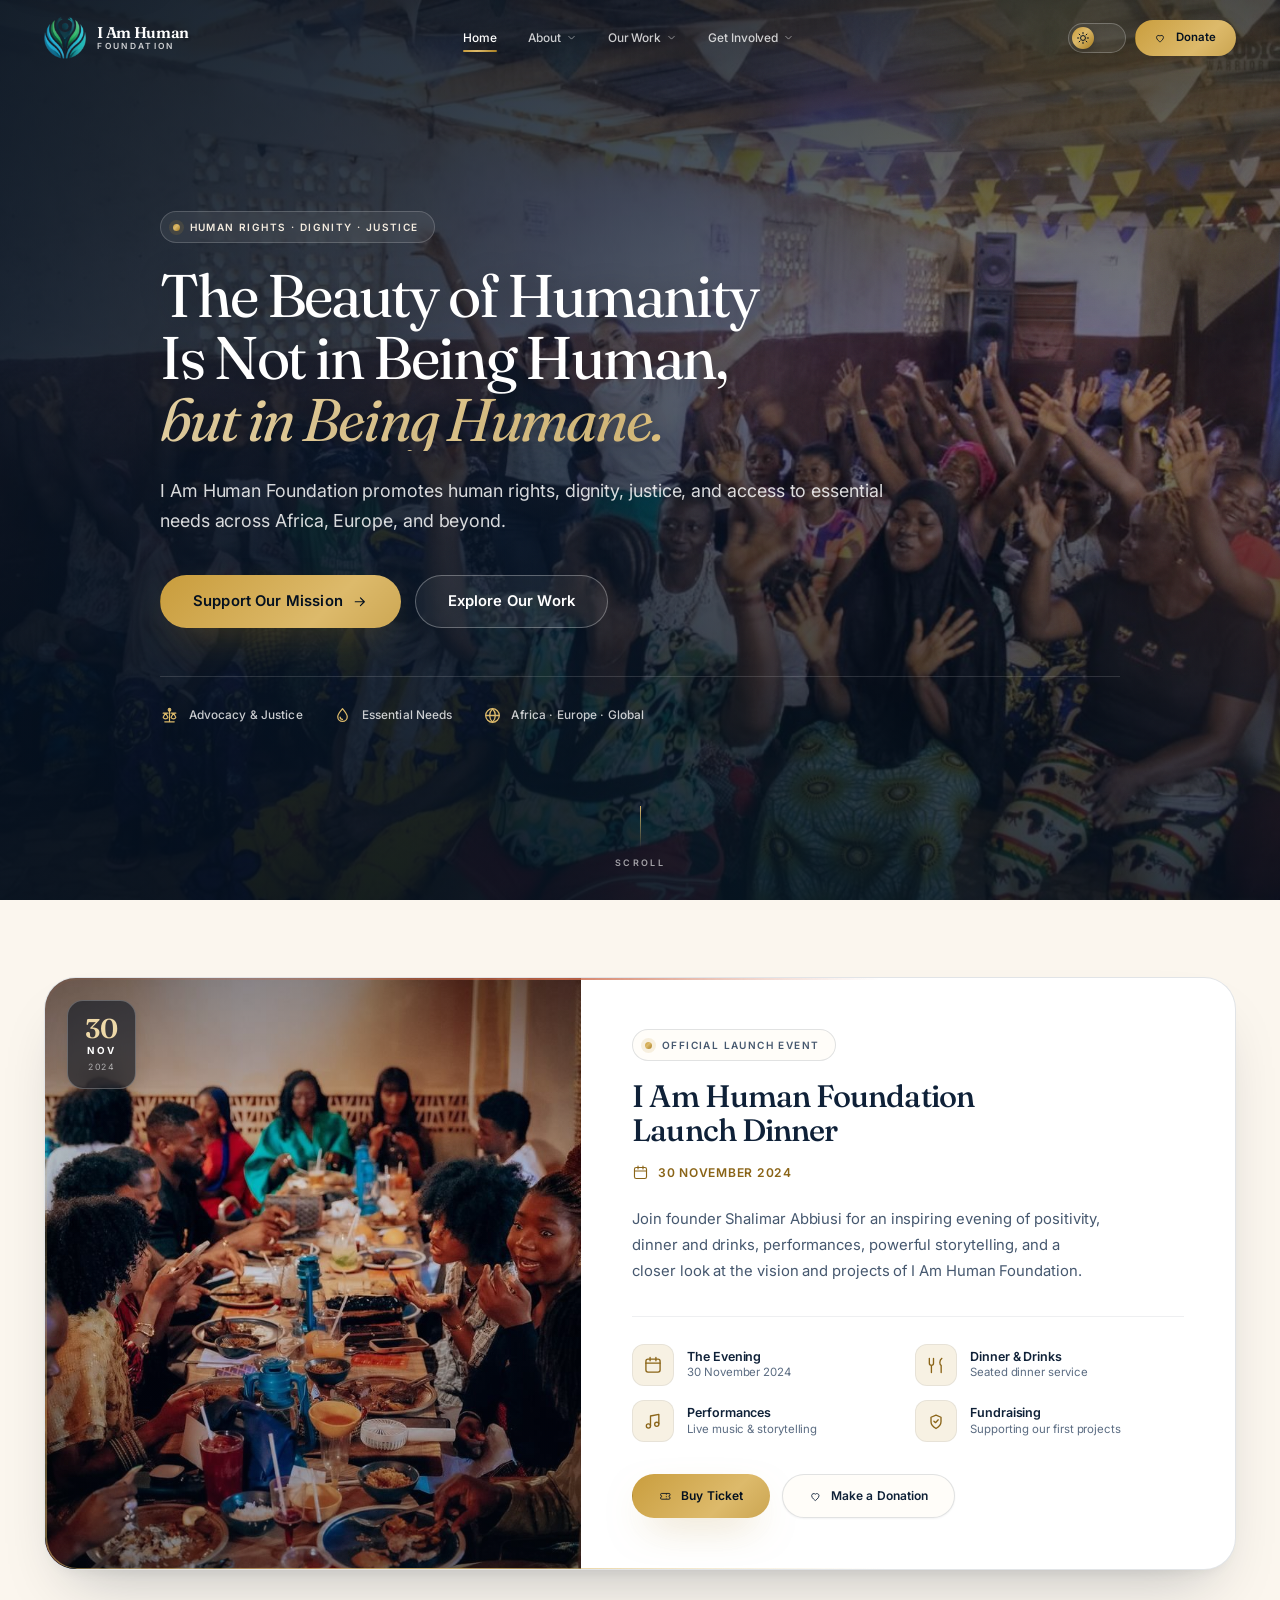
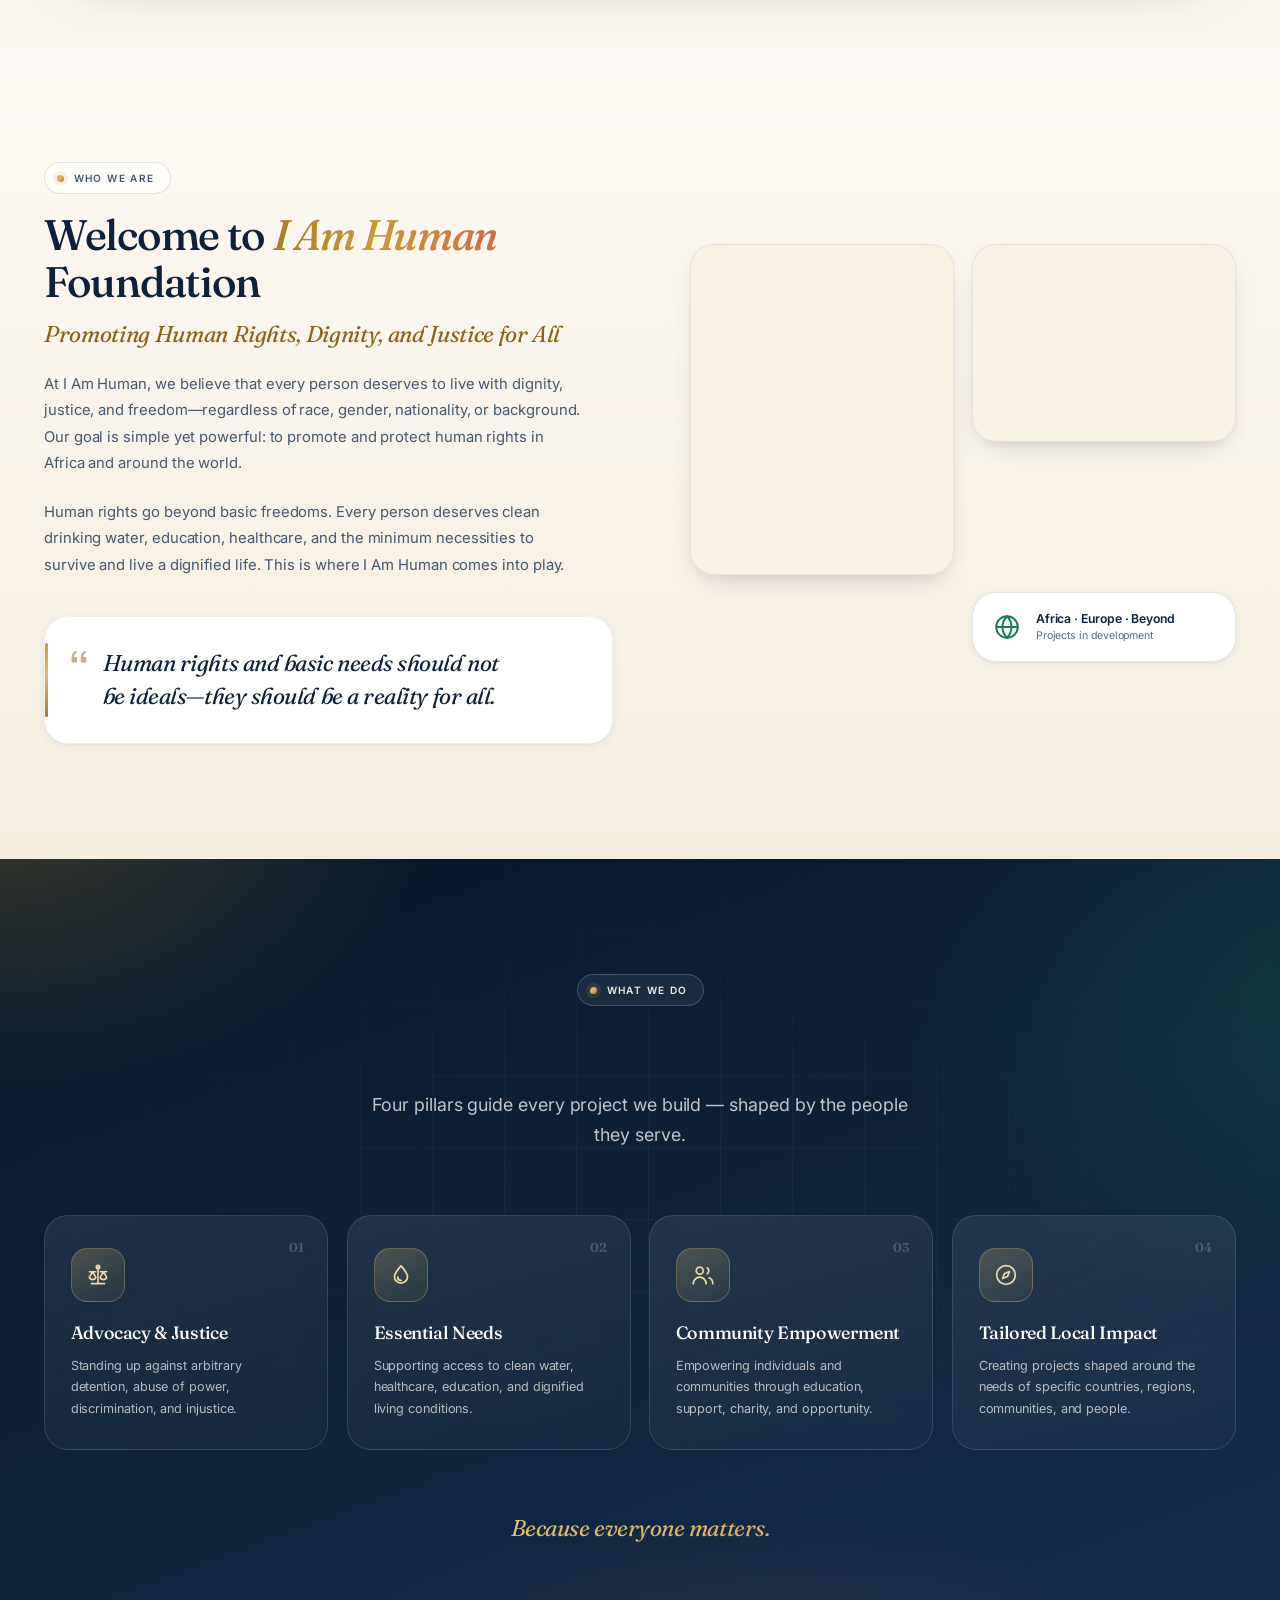
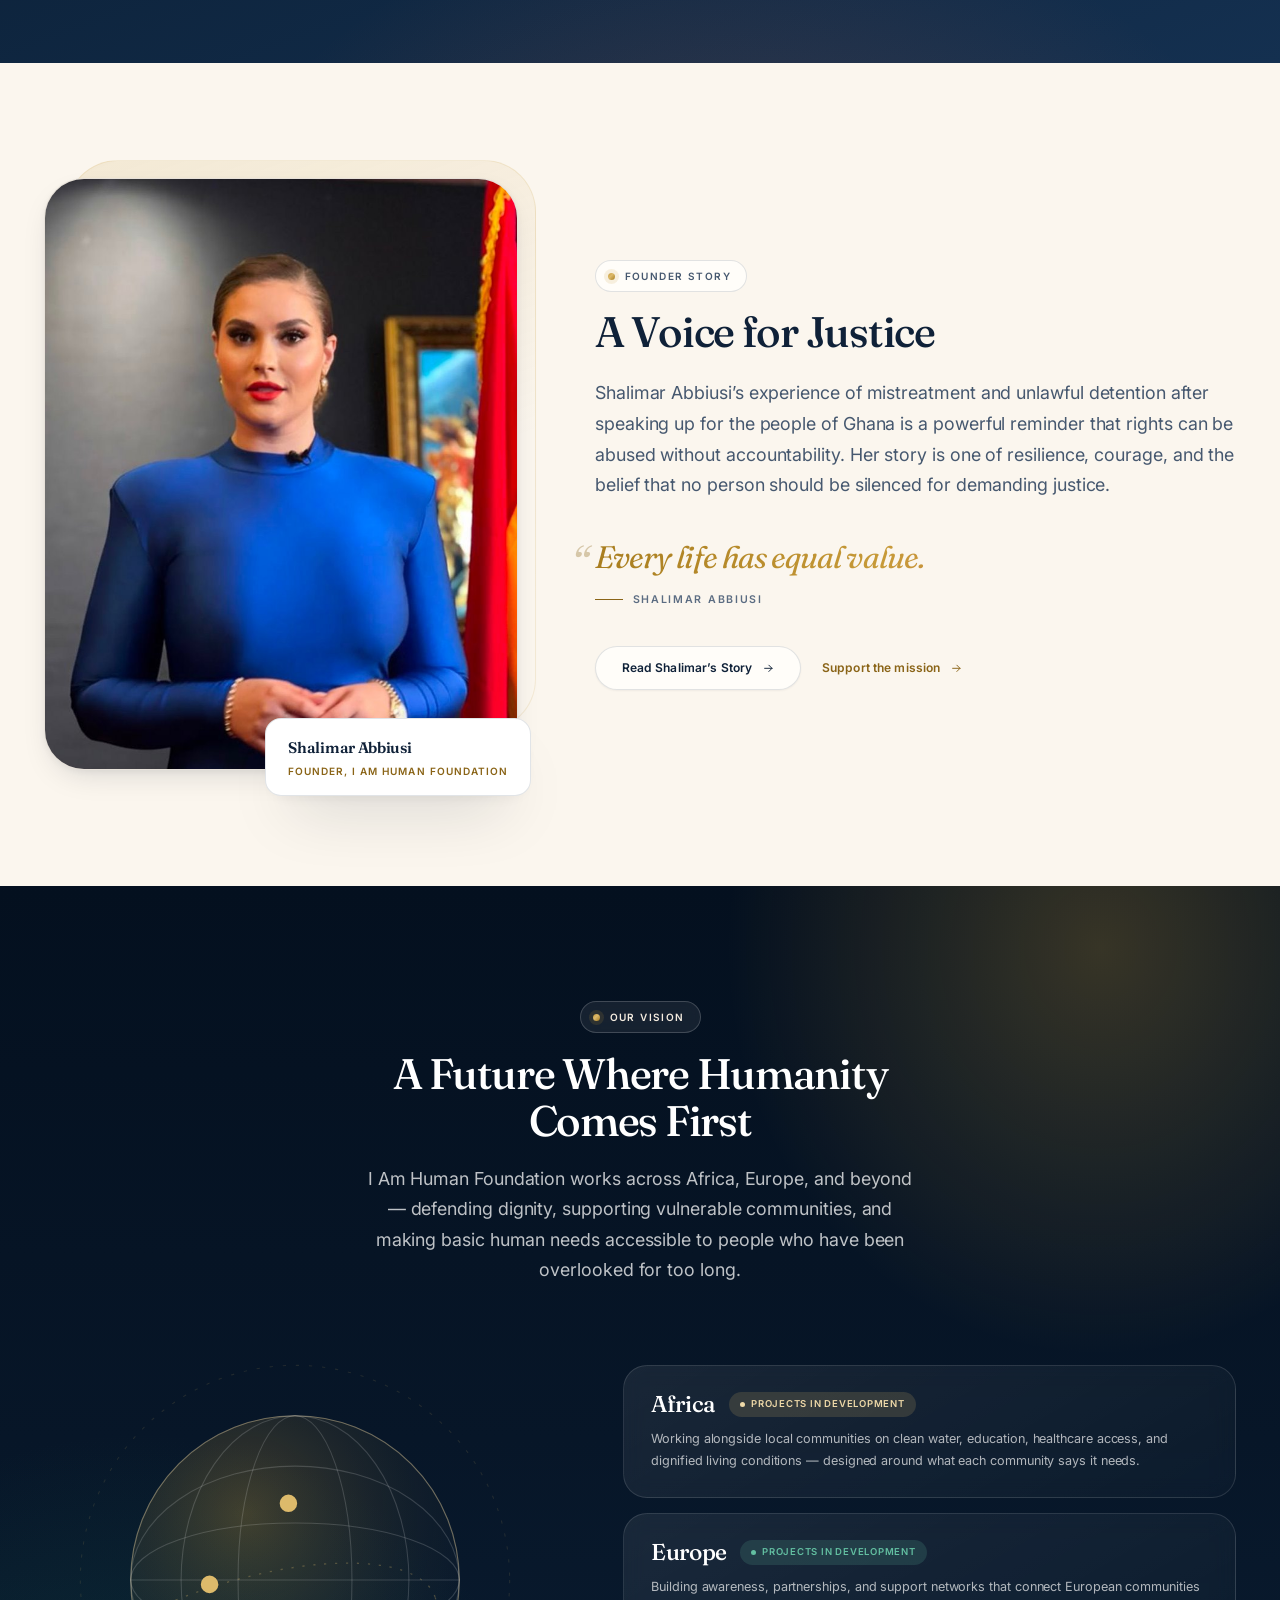
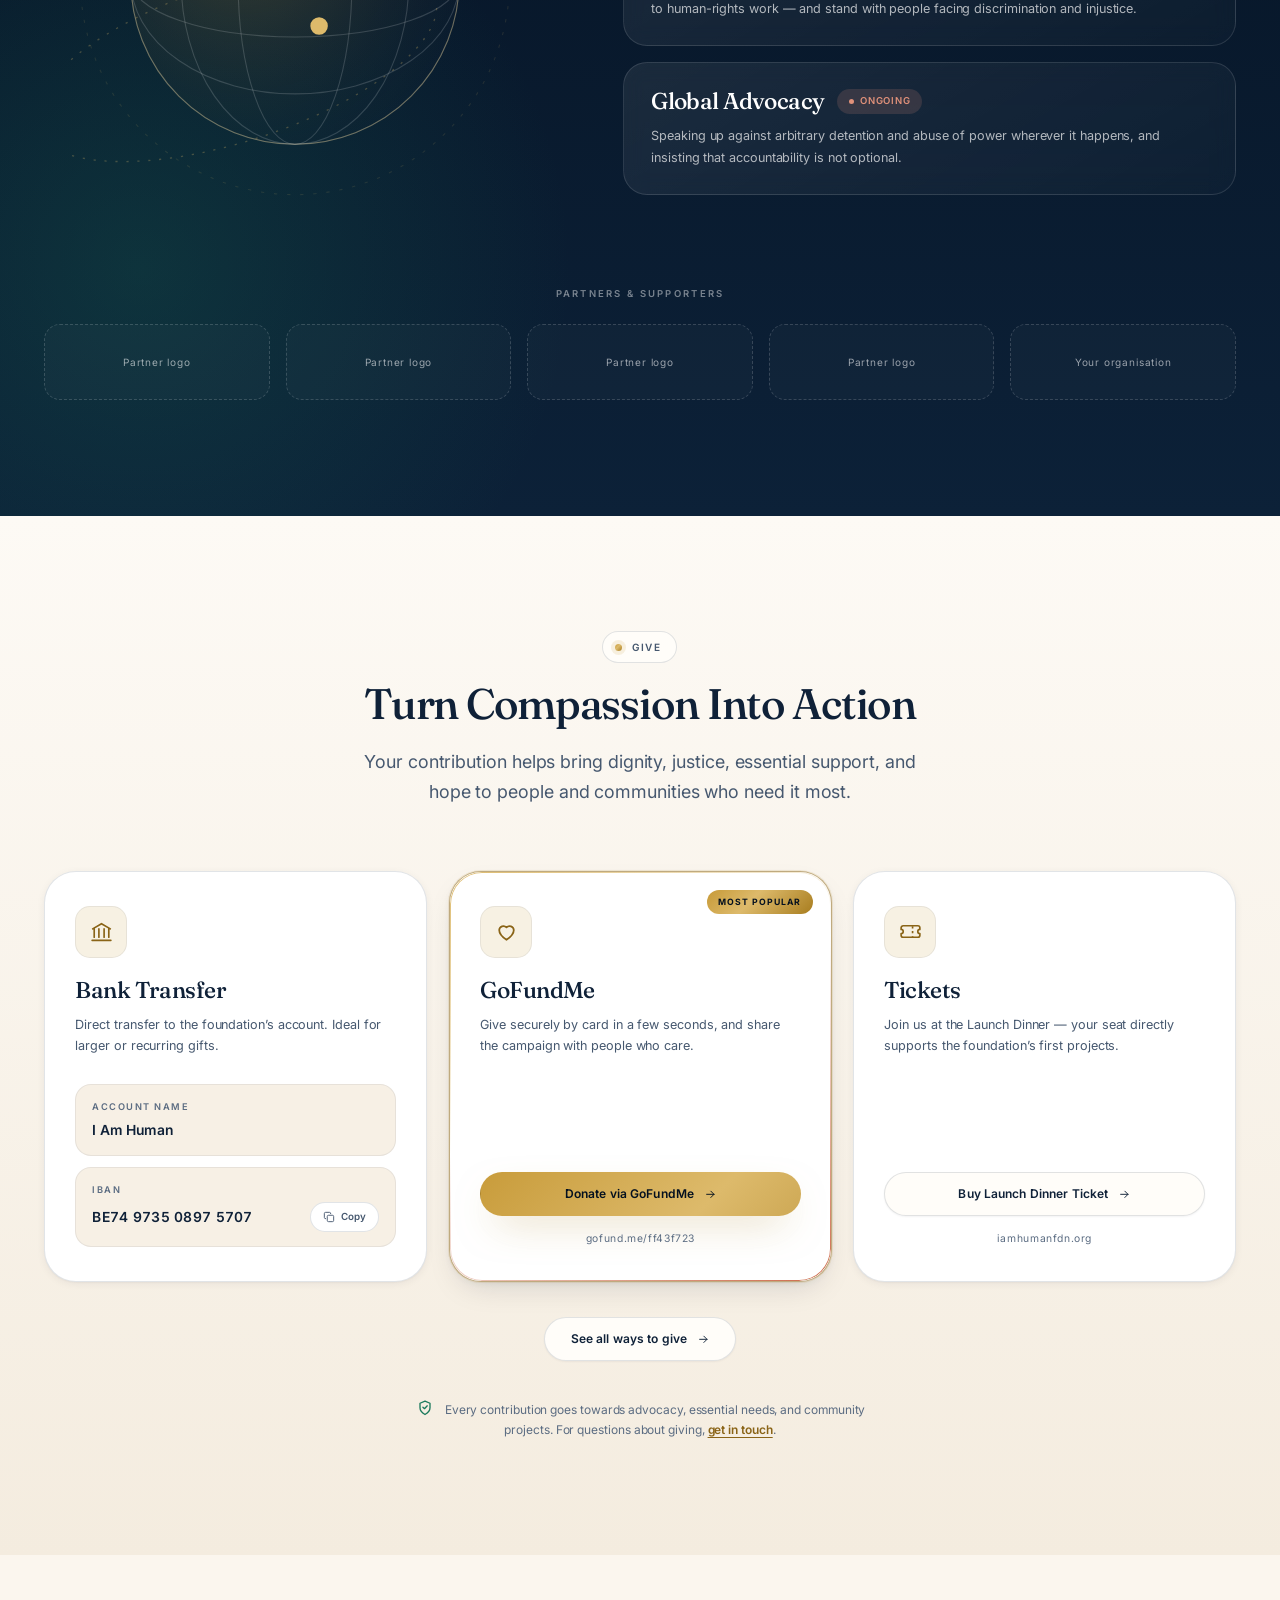
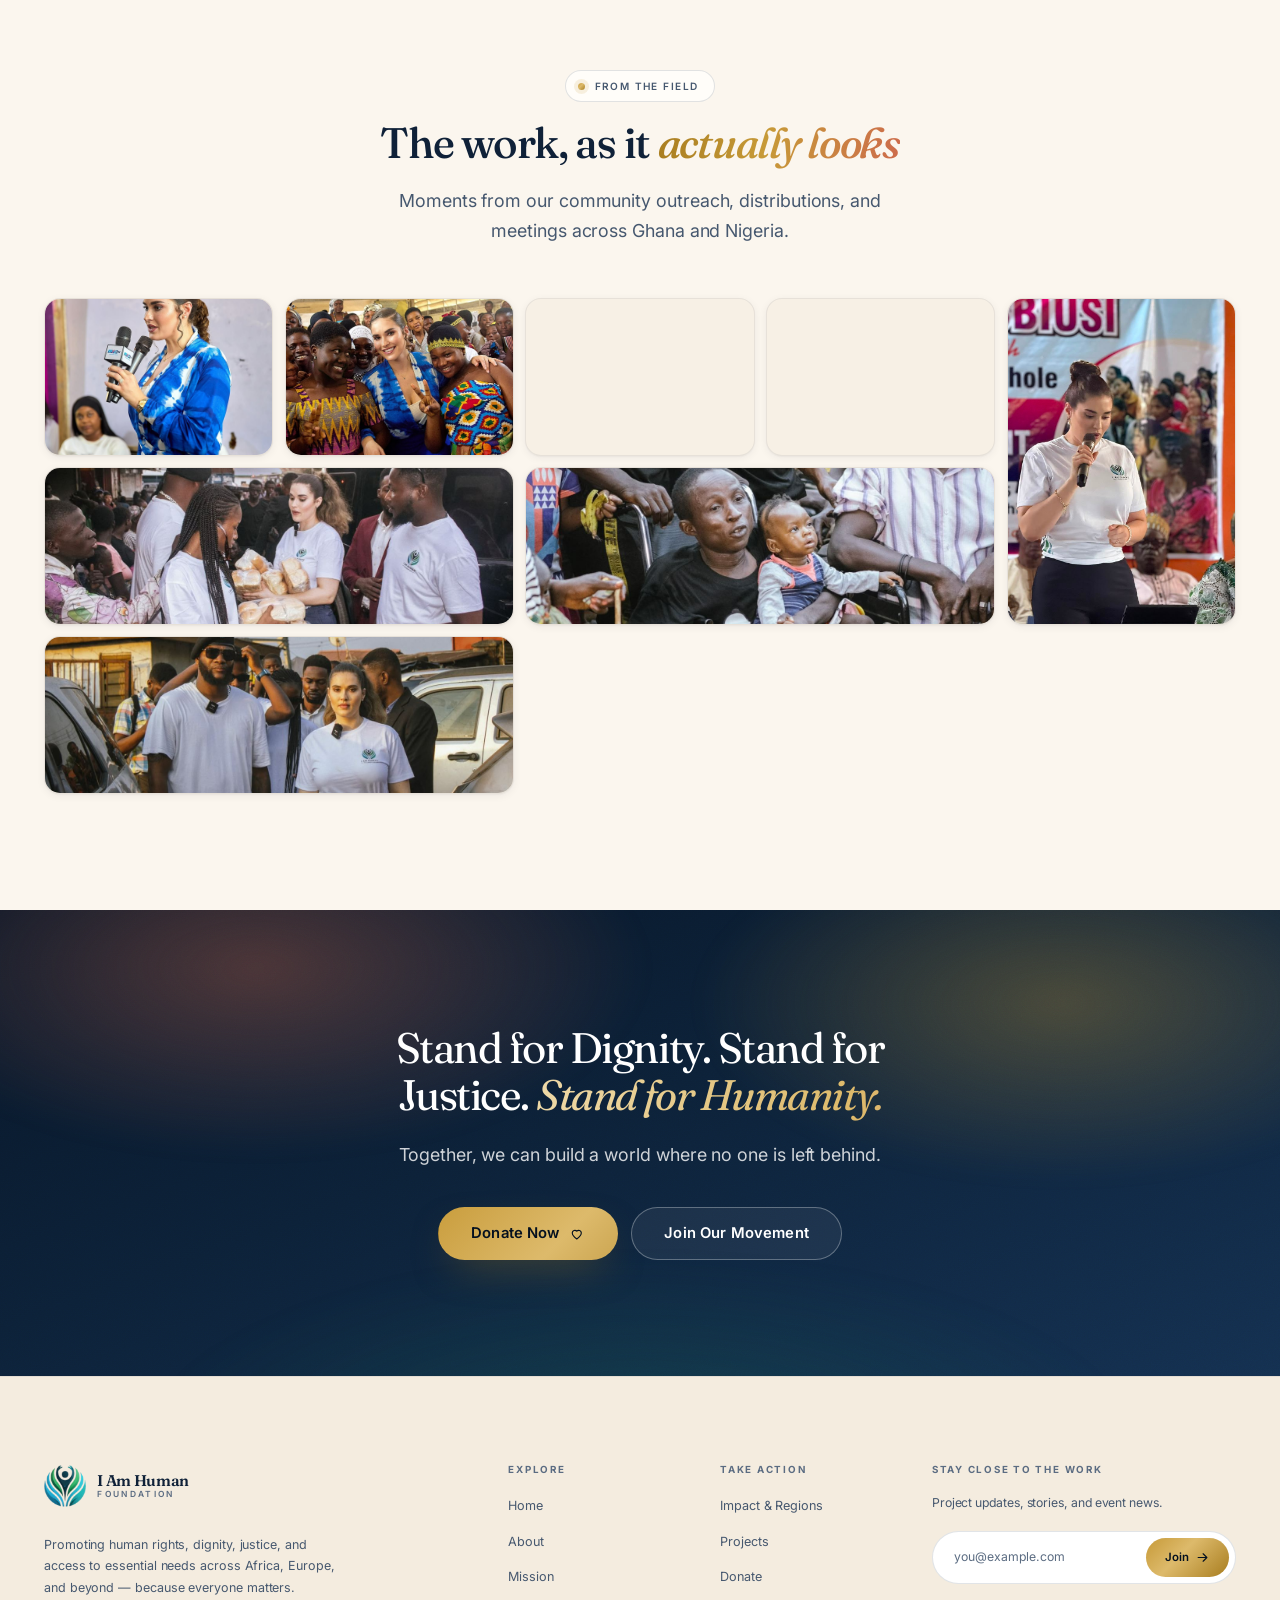
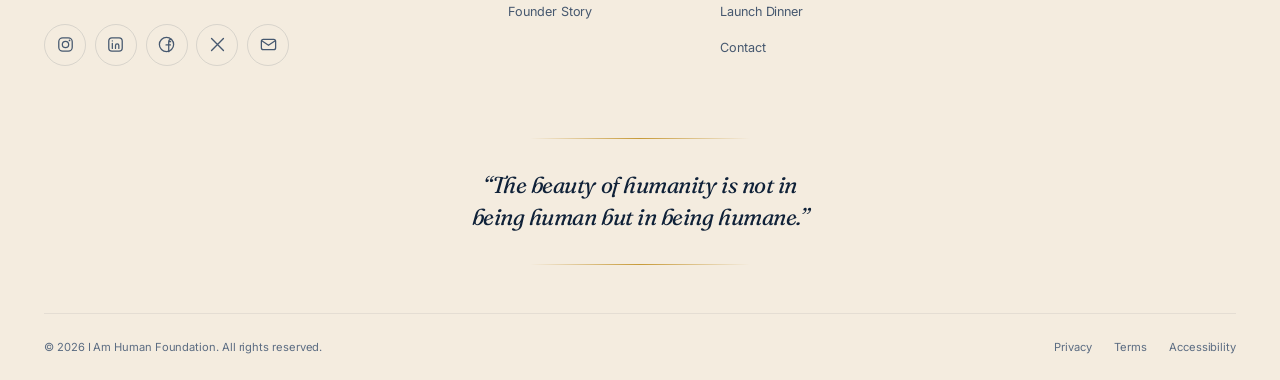
<file: index.html>
<!DOCTYPE html>
<html lang="en" data-theme="light">
<head>
<meta charset="utf-8">
<meta name="viewport" content="width=device-width, initial-scale=1, viewport-fit=cover">
<title>I Am Human Foundation — Dignity, Justice &amp; Human Rights</title>
<meta name="description" content="I Am Human Foundation promotes human rights, dignity, justice, and access to essential needs across Africa, Europe, and beyond.">
<meta name="theme-color" content="#FBF7F0" media="(prefers-color-scheme: light)">
<meta name="theme-color" content="#06101E" media="(prefers-color-scheme: dark)">

<meta property="og:type" content="website">
<meta property="og:title" content="I Am Human Foundation">
<meta property="og:description" content="The beauty of humanity is not in being human, but in being humane.">
<meta property="og:image" content="assets/og-image.jpg"><!-- CMS: social share image -->

<link rel="icon" href="assets/logo-emblem.png" type="image/png" sizes="any">
<link rel="apple-touch-icon" href="assets/logo-emblem.png">

<link rel="preconnect" href="https://fonts.googleapis.com">
<link rel="preconnect" href="https://fonts.gstatic.com" crossorigin>
<link rel="stylesheet" href="https://fonts.googleapis.com/css2?family=Fraunces:opsz,wght@9..144,300;9..144,400;9..144,500;9..144,600;9..144,700&family=Inter:wght@300;400;500;600;700&display=swap">
<link rel="stylesheet" href="styles.css">

<!-- Set theme before paint to avoid a flash of the wrong palette -->
<script>
(function () {
  try {
    var stored = localStorage.getItem('iah-theme');
    var system = matchMedia('(prefers-color-scheme: dark)').matches ? 'dark' : 'light';
    document.documentElement.setAttribute('data-theme', stored || system);
  } catch (e) {}
})();
</script>
</head>

<body data-page="home">
<a class="skip-link" href="#main">Skip to main content</a>

<!-- ============ ICON + ART SPRITE ============ -->
<svg class="sprite" aria-hidden="true" focusable="false" xmlns="http://www.w3.org/2000/svg">
  <defs>
    <symbol id="i-arrow" viewBox="0 0 24 24"><path d="M5 12h14M13 6l6 6-6 6" fill="none" stroke="currentColor" stroke-width="1.8" stroke-linecap="round" stroke-linejoin="round"/></symbol>
    <symbol id="i-caret" viewBox="0 0 24 24"><path d="m6 9.5 6 6 6-6" fill="none" stroke="currentColor" stroke-width="2" stroke-linecap="round" stroke-linejoin="round"/></symbol>
    <symbol id="i-external" viewBox="0 0 24 24"><path d="M14 4h6v6M20 4l-8.5 8.5" fill="none" stroke="currentColor" stroke-width="1.7" stroke-linecap="round" stroke-linejoin="round"/><path d="M18 14.5V19a1.5 1.5 0 0 1-1.5 1.5h-11A1.5 1.5 0 0 1 4 19V8a1.5 1.5 0 0 1 1.5-1.5H10" fill="none" stroke="currentColor" stroke-width="1.7" stroke-linecap="round"/></symbol>
    <symbol id="i-heart" viewBox="0 0 24 24"><path d="M12 20s-7-4.6-7-9.4A4.1 4.1 0 0 1 12 8a4.1 4.1 0 0 1 7 2.6C19 15.4 12 20 12 20Z" fill="none" stroke="currentColor" stroke-width="1.7" stroke-linejoin="round"/></symbol>
    <symbol id="i-calendar" viewBox="0 0 24 24"><rect x="3.5" y="5" width="17" height="15.5" rx="2.5" fill="none" stroke="currentColor" stroke-width="1.6"/><path d="M3.5 9.8h17M8.5 3v4M15.5 3v4" fill="none" stroke="currentColor" stroke-width="1.6" stroke-linecap="round"/></symbol>
    <symbol id="i-dinner" viewBox="0 0 24 24"><path d="M4 4v6a2.5 2.5 0 0 0 5 0V4M6.5 12.5V21M19 4c-1.6 1-2.4 2.7-2.4 5s.6 3 1.6 3.4V21" fill="none" stroke="currentColor" stroke-width="1.6" stroke-linecap="round" stroke-linejoin="round"/></symbol>
    <symbol id="i-music" viewBox="0 0 24 24"><path d="M9 18V6l10-2v12" fill="none" stroke="currentColor" stroke-width="1.6" stroke-linejoin="round"/><circle cx="6.5" cy="18" r="2.5" fill="none" stroke="currentColor" stroke-width="1.6"/><circle cx="16.5" cy="16" r="2.5" fill="none" stroke="currentColor" stroke-width="1.6"/></symbol>
    <symbol id="i-hands" viewBox="0 0 24 24"><path d="M12 21s-6-3.2-6-8V7.5L12 5l6 2.5V13c0 4.8-6 8-6 8Z" fill="none" stroke="currentColor" stroke-width="1.6" stroke-linejoin="round"/><path d="M9.5 12.3 11.4 14l3.3-3.4" fill="none" stroke="currentColor" stroke-width="1.6" stroke-linecap="round" stroke-linejoin="round"/></symbol>
    <symbol id="i-scales" viewBox="0 0 24 24"><path d="M12 4v16M6 20h12M4 9h6M14 9h6M7 9l-3 5.2a3.2 3.2 0 0 0 6 0Zm10 0-3 5.2a3.2 3.2 0 0 0 6 0Z" fill="none" stroke="currentColor" stroke-width="1.5" stroke-linecap="round" stroke-linejoin="round"/><circle cx="12" cy="4.6" r="1.6" fill="none" stroke="currentColor" stroke-width="1.5"/></symbol>
    <symbol id="i-drop" viewBox="0 0 24 24"><path d="M12 3.5c3.4 4 6 6.9 6 10a6 6 0 0 1-12 0c0-3.1 2.6-6 6-10Z" fill="none" stroke="currentColor" stroke-width="1.6" stroke-linejoin="round"/><path d="M9 14a3 3 0 0 0 3 3" fill="none" stroke="currentColor" stroke-width="1.6" stroke-linecap="round"/></symbol>
    <symbol id="i-people" viewBox="0 0 24 24"><circle cx="9" cy="8" r="3.2" fill="none" stroke="currentColor" stroke-width="1.6"/><path d="M3 20a6 6 0 0 1 12 0" fill="none" stroke="currentColor" stroke-width="1.6" stroke-linecap="round"/><path d="M16 5.4a3.2 3.2 0 0 1 0 5.2M17.5 14.6A5.6 5.6 0 0 1 21 20" fill="none" stroke="currentColor" stroke-width="1.6" stroke-linecap="round"/></symbol>
    <symbol id="i-compass" viewBox="0 0 24 24"><circle cx="12" cy="12" r="8.6" fill="none" stroke="currentColor" stroke-width="1.6"/><path d="m15.2 8.8-1.8 4.6-4.6 1.8 1.8-4.6Z" fill="none" stroke="currentColor" stroke-width="1.6" stroke-linejoin="round"/></symbol>
    <symbol id="i-bank" viewBox="0 0 24 24"><path d="M3.5 9.5 12 4.5l8.5 5M5 9.5v8M9.5 9.5v8M14.5 9.5v8M19 9.5v8M3 20.5h18" fill="none" stroke="currentColor" stroke-width="1.6" stroke-linecap="round" stroke-linejoin="round"/></symbol>
    <symbol id="i-ticket" viewBox="0 0 24 24"><path d="M3 8.5A2 2 0 0 1 5 6.5h14a2 2 0 0 1 2 2V10a2 2 0 0 0 0 4v1.5a2 2 0 0 1-2 2H5a2 2 0 0 1-2-2V14a2 2 0 0 0 0-4Z" fill="none" stroke="currentColor" stroke-width="1.6" stroke-linejoin="round"/><path d="M14 7v10" fill="none" stroke="currentColor" stroke-width="1.6" stroke-dasharray="2 2.6"/></symbol>
    <symbol id="i-globe" viewBox="0 0 24 24"><circle cx="12" cy="12" r="8.6" fill="none" stroke="currentColor" stroke-width="1.6"/><path d="M3.4 12h17.2M12 3.4c2.4 2.4 3.6 5.3 3.6 8.6S14.4 18.2 12 20.6c-2.4-2.4-3.6-5.3-3.6-8.6S9.6 5.8 12 3.4Z" fill="none" stroke="currentColor" stroke-width="1.6"/></symbol>
    <symbol id="i-copy" viewBox="0 0 24 24"><rect x="9" y="9" width="11" height="11" rx="2.2" fill="none" stroke="currentColor" stroke-width="1.6"/><path d="M15 6.2A2.2 2.2 0 0 0 12.8 4H6.2A2.2 2.2 0 0 0 4 6.2v6.6A2.2 2.2 0 0 0 6.2 15" fill="none" stroke="currentColor" stroke-width="1.6" stroke-linecap="round"/></symbol>
    <symbol id="i-check" viewBox="0 0 24 24"><path d="m5 12.8 4.4 4.2L19 7.2" fill="none" stroke="currentColor" stroke-width="2" stroke-linecap="round" stroke-linejoin="round"/></symbol>
    <symbol id="i-sun" viewBox="0 0 24 24"><circle cx="12" cy="12" r="4.2" fill="none" stroke="currentColor" stroke-width="1.7"/><path d="M12 2.6v2.2M12 19.2v2.2M2.6 12h2.2M19.2 12h2.2M5.3 5.3l1.6 1.6M17.1 17.1l1.6 1.6M18.7 5.3l-1.6 1.6M6.9 17.1l-1.6 1.6" fill="none" stroke="currentColor" stroke-width="1.7" stroke-linecap="round"/></symbol>
    <symbol id="i-moon" viewBox="0 0 24 24"><path d="M20 14.2A8.4 8.4 0 0 1 9.8 4a8.4 8.4 0 1 0 10.2 10.2Z" fill="none" stroke="currentColor" stroke-width="1.7" stroke-linejoin="round"/></symbol>
    <symbol id="i-instagram" viewBox="0 0 24 24"><rect x="3.5" y="3.5" width="17" height="17" rx="5" fill="none" stroke="currentColor" stroke-width="1.6"/><circle cx="12" cy="12" r="4" fill="none" stroke="currentColor" stroke-width="1.6"/><circle cx="17.1" cy="6.9" r="1.1" fill="currentColor"/></symbol>
    <symbol id="i-linkedin" viewBox="0 0 24 24"><rect x="3.5" y="3.5" width="17" height="17" rx="4" fill="none" stroke="currentColor" stroke-width="1.6"/><path d="M8 10.5V17M8 7.4v.1M12 17v-3.6a2.1 2.1 0 0 1 4.2 0V17" fill="none" stroke="currentColor" stroke-width="1.6" stroke-linecap="round"/></symbol>
    <symbol id="i-facebook" viewBox="0 0 24 24"><path d="M14.8 8.4h2.4M14.8 21V8.6a3 3 0 0 1 3-3h.6M11.4 12.6h5.6" fill="none" stroke="currentColor" stroke-width="1.6" stroke-linecap="round"/><circle cx="12" cy="12" r="9" fill="none" stroke="currentColor" stroke-width="1.6"/></symbol>
    <symbol id="i-x" viewBox="0 0 24 24"><path d="M4.5 4.5 19.5 19.5M19.5 4.5 4.5 19.5" fill="none" stroke="currentColor" stroke-width="1.7" stroke-linecap="round"/></symbol>
    <symbol id="i-mail" viewBox="0 0 24 24"><rect x="3" y="5.5" width="18" height="13" rx="2.5" fill="none" stroke="currentColor" stroke-width="1.6"/><path d="m4 7.5 8 5.5 8-5.5" fill="none" stroke="currentColor" stroke-width="1.6" stroke-linecap="round" stroke-linejoin="round"/></symbol>
    <symbol id="i-menu" viewBox="0 0 24 24"><path d="M4 7h16M4 12h16M4 17h16" fill="none" stroke="currentColor" stroke-width="1.8" stroke-linecap="round"/></symbol>
    <symbol id="i-close" viewBox="0 0 24 24"><path d="M6 6l12 12M18 6 6 18" fill="none" stroke="currentColor" stroke-width="1.8" stroke-linecap="round"/></symbol>
    <symbol id="i-quote" viewBox="0 0 24 24"><path d="M10 6c-3.3 1.4-5 3.9-5 7.5V19h6v-6H7.6c.2-2.2 1.1-3.7 2.9-4.6Zm10 0c-3.3 1.4-5 3.9-5 7.5V19h6v-6h-3.4c.2-2.2 1.1-3.7 2.9-4.6Z" fill="currentColor"/></symbol>
    <symbol id="i-pin" viewBox="0 0 24 24"><path d="M12 21s7-5.6 7-11a7 7 0 1 0-14 0c0 5.4 7 11 7 11Z" fill="none" stroke="currentColor" stroke-width="1.6" stroke-linejoin="round"/><circle cx="12" cy="10" r="2.6" fill="none" stroke="currentColor" stroke-width="1.6"/></symbol>
    <symbol id="i-clock" viewBox="0 0 24 24"><circle cx="12" cy="12" r="8.6" fill="none" stroke="currentColor" stroke-width="1.6"/><path d="M12 7.2V12l3.2 2" fill="none" stroke="currentColor" stroke-width="1.6" stroke-linecap="round" stroke-linejoin="round"/></symbol>
    <symbol id="i-health" viewBox="0 0 24 24"><rect x="3.5" y="6" width="17" height="14" rx="3" fill="none" stroke="currentColor" stroke-width="1.6"/><path d="M9 6V4.5A1.5 1.5 0 0 1 10.5 3h3A1.5 1.5 0 0 1 15 4.5V6M12 10.4v5.4M9.3 13.1h5.4" fill="none" stroke="currentColor" stroke-width="1.6" stroke-linecap="round"/></symbol>
    <symbol id="i-book" viewBox="0 0 24 24"><path d="M4 5.5A1.5 1.5 0 0 1 5.5 4H10a2.5 2.5 0 0 1 2 1 2.5 2.5 0 0 1 2-1h4.5A1.5 1.5 0 0 1 20 5.5v12a1.5 1.5 0 0 1-1.5 1.5H14a2.5 2.5 0 0 0-2 1 2.5 2.5 0 0 0-2-1H5.5A1.5 1.5 0 0 1 4 17.5Z" fill="none" stroke="currentColor" stroke-width="1.6" stroke-linejoin="round"/><path d="M12 5v15" fill="none" stroke="currentColor" stroke-width="1.6"/></symbol>
    <symbol id="i-sparkle" viewBox="0 0 24 24"><path d="M12 3.5 13.9 9l5.6 1.9-5.6 1.9L12 18.4 10.1 12.8 4.5 10.9 10.1 9Z" fill="none" stroke="currentColor" stroke-width="1.5" stroke-linejoin="round"/><path d="M18.5 16.5 19.3 19l2.2.8-2.2.8-.8 2.4" fill="none" stroke="currentColor" stroke-width="1.4" stroke-linejoin="round"/></symbol>
    <symbol id="i-megaphone" viewBox="0 0 24 24"><path d="M4 10.5v3a1.5 1.5 0 0 0 1.5 1.5H8l6 4V5l-6 4H5.5A1.5 1.5 0 0 0 4 10.5Z" fill="none" stroke="currentColor" stroke-width="1.6" stroke-linejoin="round"/><path d="M17.5 9.2a4 4 0 0 1 0 5.6M8 15v4.5" fill="none" stroke="currentColor" stroke-width="1.6" stroke-linecap="round"/></symbol>

    <symbol id="art-figures" viewBox="0 0 400 300" preserveAspectRatio="xMidYMid slice">
      <g fill="currentColor">
        <circle cx="96" cy="150" r="26" opacity=".55"/><path d="M50 300c0-27 21-48 46-48s46 21 46 48Z" opacity=".55"/>
        <circle cx="200" cy="128" r="34" opacity=".8"/><path d="M141 300c0-34 27-61 59-61s59 27 59 61Z" opacity=".8"/>
        <circle cx="306" cy="156" r="24" opacity=".45"/><path d="M262 300c0-25 20-45 44-45s44 20 44 45Z" opacity=".45"/>
      </g>
    </symbol>
    <symbol id="art-water" viewBox="0 0 400 300" preserveAspectRatio="xMidYMid slice">
      <g fill="none" stroke="currentColor" stroke-width="10" stroke-linecap="round" opacity=".6">
        <path d="M-20 210c40-26 80-26 120 0s80 26 120 0 80-26 120 0"/>
        <path d="M-20 250c40-26 80-26 120 0s80 26 120 0 80-26 120 0" opacity=".6"/>
      </g>
      <path d="M200 60c30 40 48 62 48 84a48 48 0 1 1-96 0c0-22 18-44 48-84Z" fill="currentColor" opacity=".75"/>
    </symbol>
    <symbol id="art-learn" viewBox="0 0 400 300" preserveAspectRatio="xMidYMid slice">
      <g fill="currentColor" opacity=".7"><path d="M200 70 340 128 200 186 60 128Z"/></g>
      <g fill="none" stroke="currentColor" stroke-width="10" stroke-linecap="round" opacity=".55">
        <path d="M100 148v56c0 22 45 40 100 40s100-18 100-40v-56"/><path d="M330 140v70"/>
      </g>
    </symbol>
    <symbol id="art-justice" viewBox="0 0 400 300" preserveAspectRatio="xMidYMid slice">
      <g fill="none" stroke="currentColor" stroke-width="11" stroke-linecap="round" stroke-linejoin="round" opacity=".7">
        <path d="M200 54v206M120 260h160M104 108h192"/>
        <path d="m104 108-38 74a44 44 0 0 0 76 0Zm192 0-38 74a44 44 0 0 0 76 0Z"/>
      </g>
    </symbol>
    <symbol id="art-portrait" viewBox="0 0 400 520" preserveAspectRatio="xMidYMid slice">
      <g fill="currentColor"><circle cx="200" cy="196" r="86" opacity=".8"/><path d="M56 520c0-79 64-143 144-143s144 64 144 143Z" opacity=".8"/></g>
    </symbol>
  </defs>
</svg>

<div class="scroll-progress" aria-hidden="true"><span class="scroll-progress__bar" id="scrollBar"></span></div>

<!-- ============ HEADER ============ -->
<!-- ============ HEADER (identical on every page) ============ -->
<header class="site-header" id="siteHeader">
  <div class="shell site-header__inner">
    <a class="brand" href="index.html" aria-label="I Am Human Foundation — home">
      <img class="brand__mark" src="assets/logo-emblem.png" alt="" width="128" height="128" decoding="async">
      <span class="brand__text">
        <span class="brand__name">I Am Human</span>
        <span class="brand__sub">Foundation</span>
      </span>
    </a>

    <nav class="nav" id="primaryNav" aria-label="Primary">
      <ul class="nav__list">
        <li class="nav__item">
          <a class="nav__link" href="index.html" data-nav="home">Home</a>
        </li>

        <li class="nav__item nav__item--has-menu">
          <a class="nav__link" href="about.html" data-nav="about">
            About
            <svg class="nav__caret" aria-hidden="true"><use href="#i-caret"/></svg>
          </a>
          <div class="submenu">
            <ul class="submenu__list">
              <li><a href="about.html" data-nav-page="about">
                <span class="submenu__ico"><svg aria-hidden="true"><use href="#i-people"/></svg></span>
                <span class="submenu__txt"><strong>Who We Are</strong><span>Our purpose, values and beliefs</span></span>
              </a></li>
              <li><a href="mission.html" data-nav-page="mission">
                <span class="submenu__ico"><svg aria-hidden="true"><use href="#i-compass"/></svg></span>
                <span class="submenu__txt"><strong>Our Mission</strong><span>The four pillars of our work</span></span>
              </a></li>
              <li><a href="founder.html" data-nav-page="founder">
                <span class="submenu__ico"><svg aria-hidden="true"><use href="#i-quote"/></svg></span>
                <span class="submenu__txt"><strong>Founder Story</strong><span>Shalimar Abbiusi, a voice for justice</span></span>
              </a></li>
            </ul>
          </div>
        </li>

        <li class="nav__item nav__item--has-menu">
          <a class="nav__link" href="impact.html" data-nav="work">
            Our Work
            <svg class="nav__caret" aria-hidden="true"><use href="#i-caret"/></svg>
          </a>
          <div class="submenu">
            <ul class="submenu__list">
              <li><a href="impact.html" data-nav-page="impact">
                <span class="submenu__ico"><svg aria-hidden="true"><use href="#i-globe"/></svg></span>
                <span class="submenu__txt"><strong>Impact &amp; Regions</strong><span>Africa, Europe and global advocacy</span></span>
              </a></li>
              <li><a href="projects.html" data-nav-page="projects">
                <span class="submenu__ico"><svg aria-hidden="true"><use href="#i-sparkle"/></svg></span>
                <span class="submenu__txt"><strong>Projects</strong><span>What we are building next</span></span>
              </a></li>
            </ul>
          </div>
        </li>

        <li class="nav__item nav__item--has-menu">
          <a class="nav__link" href="donate.html" data-nav="involved">
            Get Involved
            <svg class="nav__caret" aria-hidden="true"><use href="#i-caret"/></svg>
          </a>
          <div class="submenu">
            <ul class="submenu__list">
              <li><a href="donate.html" data-nav-page="donate">
                <span class="submenu__ico"><svg aria-hidden="true"><use href="#i-heart"/></svg></span>
                <span class="submenu__txt"><strong>Donate</strong><span>Bank transfer, GoFundMe or tickets</span></span>
              </a></li>
              <li><a href="launch-dinner.html" data-nav-page="launch">
                <span class="submenu__ico"><svg aria-hidden="true"><use href="#i-dinner"/></svg></span>
                <span class="submenu__txt"><strong>Launch Dinner</strong><span>Our official launch event</span></span>
              </a></li>
              <li><a href="contact.html" data-nav-page="contact">
                <span class="submenu__ico"><svg aria-hidden="true"><use href="#i-mail"/></svg></span>
                <span class="submenu__txt"><strong>Contact</strong><span>Partner, volunteer or say hello</span></span>
              </a></li>
            </ul>
          </div>
        </li>
      </ul>
    </nav>

    <div class="site-header__actions">
      <button class="theme-toggle" id="themeToggle" type="button" aria-label="Switch to dark theme" aria-pressed="false" title="Toggle theme">
        <span class="theme-toggle__track" aria-hidden="true">
          <span class="theme-toggle__thumb">
            <svg class="theme-toggle__icon theme-toggle__icon--sun"><use href="#i-sun"/></svg>
            <svg class="theme-toggle__icon theme-toggle__icon--moon"><use href="#i-moon"/></svg>
          </span>
        </span>
      </button>

      <a class="btn btn--gold btn--sm site-header__cta" href="donate.html">
        <svg class="btn__icon" aria-hidden="true"><use href="#i-heart"/></svg>
        Donate
      </a>

      <button class="menu-btn" id="menuBtn" type="button" aria-expanded="false" aria-controls="mobileMenu" aria-label="Open menu">
        <svg class="menu-btn__icon menu-btn__icon--open" aria-hidden="true"><use href="#i-menu"/></svg>
        <svg class="menu-btn__icon menu-btn__icon--close" aria-hidden="true"><use href="#i-close"/></svg>
      </button>
    </div>
  </div>
</header>

<!-- ============ MOBILE MENU (identical on every page) ============ -->
<div class="mobile-menu" id="mobileMenu" hidden>
  <nav class="mobile-menu__inner" aria-label="Mobile">
    <ul class="mobile-menu__list">
      <li><a href="index.html" data-nav-page="home"><span class="m-num">01</span>Home</a></li>
      <li>
        <a href="about.html" data-nav-page="about"><span class="m-num">02</span>About</a>
        <div class="mobile-menu__sub">
          <a href="about.html">Who We Are</a>
          <a href="mission.html">Our Mission</a>
          <a href="founder.html">Founder Story</a>
        </div>
      </li>
      <li>
        <a href="impact.html" data-nav-page="impact"><span class="m-num">03</span>Our Work</a>
        <div class="mobile-menu__sub">
          <a href="impact.html">Impact &amp; Regions</a>
          <a href="projects.html">Projects</a>
        </div>
      </li>
      <li>
        <a href="donate.html" data-nav-page="donate"><span class="m-num">04</span>Get Involved</a>
        <div class="mobile-menu__sub">
          <a href="donate.html">Donate</a>
          <a href="launch-dinner.html">Launch Dinner</a>
          <a href="contact.html">Contact</a>
        </div>
      </li>
    </ul>
    <div class="mobile-menu__foot">
      <a class="btn btn--gold btn--block" href="donate.html">Support Our Mission</a>
      <p class="mobile-menu__quote">“The beauty of humanity is not in being human, but in being humane.”</p>
    </div>
  </nav>
</div>

<main id="main">
  <!-- ============ 1. HERO ============ -->
  <section class="hero" id="top">
    <div class="hero__media" aria-hidden="true">
      <!--
        MEDIA PLACEHOLDER — hero background.
        Replace the .hero__art block with a photograph or looping video, e.g.
        <img src="assets/hero-community.jpg" alt="" class="hero__img">
        <video class="hero__video" autoplay muted loop playsinline poster="assets/hero-poster.jpg">
          <source src="assets/hero.webm" type="video/webm">
        </video>
        Intended imagery: diverse people together — community, dignity, hope.
      -->
      <div class="hero__art">
        <img class="hero__img" src="assets/photos/p54.jpg" alt="" width="1200" height="799" fetchpriority="high" decoding="async">
      </div>
      <div class="hero__aurora"></div>
      <div class="hero__grain"></div>
      <div class="hero__scrim"></div>
    </div>

    <div class="shell hero__inner">
      <p class="eyebrow eyebrow--light reveal" data-reveal>
        <span class="eyebrow__dot" aria-hidden="true"></span>
        Human rights · Dignity · Justice
      </p>

      <h1 class="hero__title reveal" data-reveal data-reveal-delay="1">
        The Beauty of Humanity Is Not in Being Human,
        <em>but in Being Humane.</em>
      </h1>

      <p class="hero__lede reveal" data-reveal data-reveal-delay="2">
        I Am Human Foundation promotes human rights, dignity, justice, and access to
        essential needs across Africa, Europe, and beyond.
      </p>

      <div class="hero__actions reveal" data-reveal data-reveal-delay="3">
        <a class="btn btn--gold btn--lg" href="donate.html">
          Support Our Mission
          <svg class="btn__icon btn__icon--end" aria-hidden="true"><use href="#i-arrow"/></svg>
        </a>
        <a class="btn btn--ghost-light btn--lg" href="mission.html">Explore Our Work</a>
      </div>

      <ul class="hero__facts reveal" data-reveal data-reveal-delay="4">
        <li><svg aria-hidden="true"><use href="#i-scales"/></svg> Advocacy &amp; Justice</li>
        <li><svg aria-hidden="true"><use href="#i-drop"/></svg> Essential Needs</li>
        <li><svg aria-hidden="true"><use href="#i-globe"/></svg> Africa · Europe · Global</li>
      </ul>
    </div>

    <a class="hero__scroll" href="#launch" aria-label="Scroll to the launch dinner announcement">
      <span class="hero__scroll-line" aria-hidden="true"></span>
      <span>Scroll</span>
    </a>
  </section>

  <!-- ============ 2. LAUNCH DINNER ============ -->
  <section class="section section--tight launch" id="launch" aria-labelledby="launch-title">
    <div class="shell">
      <article class="event-card reveal" data-reveal>
        <div class="event-card__glow" aria-hidden="true"></div>

        <div class="event-card__media">
          <figure class="photo photo--fill">
            <img src="assets/launch-dinner.jpg" alt="Guests seated around a long table sharing dinner and conversation" width="736" height="978" loading="lazy" decoding="async">
          </figure>
          <div class="event-card__date-chip" aria-hidden="true">
            <span class="event-card__day">30</span>
            <span class="event-card__mon">Nov</span>
            <span class="event-card__yr">2024</span>
          </div>
        </div>

        <div class="event-card__body">
          <p class="eyebrow"><span class="eyebrow__dot" aria-hidden="true"></span> Official Launch Event</p>
          <h2 class="event-card__title" id="launch-title">I Am Human Foundation Launch Dinner</h2>
          <p class="event-card__date">
            <svg aria-hidden="true"><use href="#i-calendar"/></svg>
            <time datetime="2024-11-30">30 November 2024</time>
          </p>
          <p class="event-card__text">
            Join founder Shalimar Abbiusi for an inspiring evening of positivity, dinner and
            drinks, performances, powerful storytelling, and a closer look at the vision and
            projects of I Am Human Foundation.
          </p>

          <ul class="event-card__details">
            <li><span class="event-card__ico"><svg aria-hidden="true"><use href="#i-calendar"/></svg></span><span><strong>The Evening</strong>30 November 2024</span></li>
            <li><span class="event-card__ico"><svg aria-hidden="true"><use href="#i-dinner"/></svg></span><span><strong>Dinner &amp; Drinks</strong>Seated dinner service</span></li>
            <li><span class="event-card__ico"><svg aria-hidden="true"><use href="#i-music"/></svg></span><span><strong>Performances</strong>Live music &amp; storytelling</span></li>
            <li><span class="event-card__ico"><svg aria-hidden="true"><use href="#i-hands"/></svg></span><span><strong>Fundraising</strong>Supporting our first projects</span></li>
          </ul>

          <div class="event-card__actions">
            <a class="btn btn--gold" href="https://iamhumanfdn.org/ticket-i-am-human-launch-dinner" target="_blank" rel="noopener noreferrer">
              <svg class="btn__icon" aria-hidden="true"><use href="#i-ticket"/></svg>
              Buy Ticket
            </a>
            <a class="btn btn--outline" href="donate.html">
              <svg class="btn__icon" aria-hidden="true"><use href="#i-heart"/></svg>
              Make a Donation
            </a>
          </div>
        </div>
      </article>
    </div>
  </section>

  <!-- ============ 3. WELCOME / ABOUT ============ -->
  <section class="section welcome" id="welcome" aria-labelledby="welcome-title">
    <div class="shell welcome__grid">
      <div class="welcome__copy">
        <p class="eyebrow reveal" data-reveal><span class="eyebrow__dot" aria-hidden="true"></span> Who we are</p>
        <h2 class="h2 reveal" data-reveal data-reveal-delay="1" id="welcome-title">Welcome to <em>I Am Human</em> Foundation</h2>
        <p class="subhead reveal" data-reveal data-reveal-delay="2">Promoting Human Rights, Dignity, and Justice for All</p>

        <p class="prose reveal" data-reveal data-reveal-delay="3">
          At I Am Human, we believe that every person deserves to live with dignity, justice,
          and freedom—regardless of race, gender, nationality, or background. Our goal is simple
          yet powerful: to promote and protect human rights in Africa and around the world.
        </p>
        <p class="prose reveal" data-reveal data-reveal-delay="4">
          Human rights go beyond basic freedoms. Every person deserves clean drinking water,
          education, healthcare, and the minimum necessities to survive and live a dignified
          life. This is where I Am Human comes into play.
        </p>

        <blockquote class="pullquote reveal" data-reveal data-reveal-delay="5">
          <svg class="pullquote__mark" aria-hidden="true"><use href="#i-quote"/></svg>
          <p>Human rights and basic needs should not be ideals—they should be a reality for all.</p>
        </blockquote>
      </div>

      <div class="welcome__media">
        <figure class="photo photo--tall reveal" data-reveal data-reveal-delay="2">
          <img src="assets/community-school.jpg" alt="Founder Shalimar Abbiusi walking with a group of schoolchildren in uniform, arm raised in greeting" width="1080" height="613" loading="lazy" decoding="async">
        </figure>
        <!-- MEDIA PLACEHOLDER — classroom / learning, portrayed with dignity -->
        <figure class="photo photo--small reveal" data-reveal data-reveal-delay="4">
          <img src="assets/photos/p33.jpg" alt="Children standing in a row holding bags of donated supplies" width="1080" height="786" loading="lazy" decoding="async">
        </figure>
        <div class="welcome__badge reveal" data-reveal data-reveal-delay="5">
          <svg aria-hidden="true"><use href="#i-globe"/></svg>
          <span><strong>Africa · Europe · Beyond</strong>Projects in development</span>
        </div>
      </div>
    </div>
  </section>

  <!-- ============ 4. MISSION ============ -->
  <section class="section mission" id="mission" aria-labelledby="mission-title">
    <div class="mission__bg" aria-hidden="true"></div>
    <div class="shell">
      <header class="section-head section-head--center">
        <p class="eyebrow eyebrow--light reveal" data-reveal><span class="eyebrow__dot" aria-hidden="true"></span> What we do</p>
        <h2 class="h2 reveal" data-reveal data-reveal-delay="1" id="mission-title">Our Mission</h2>
        <p class="section-head__lede reveal" data-reveal data-reveal-delay="2">
          Four pillars guide every project we build — shaped by the people they serve.
        </p>
      </header>

      <ul class="pillars">
        <li class="pillar reveal" data-reveal data-reveal-delay="1">
          <span class="pillar__num" aria-hidden="true">01</span>
          <span class="pillar__icon"><svg aria-hidden="true"><use href="#i-scales"/></svg></span>
          <h3 class="pillar__title">Advocacy &amp; Justice</h3>
          <p class="pillar__text">Standing up against arbitrary detention, abuse of power, discrimination, and injustice.</p>
        </li>
        <li class="pillar reveal" data-reveal data-reveal-delay="2">
          <span class="pillar__num" aria-hidden="true">02</span>
          <span class="pillar__icon"><svg aria-hidden="true"><use href="#i-drop"/></svg></span>
          <h3 class="pillar__title">Essential Needs</h3>
          <p class="pillar__text">Supporting access to clean water, healthcare, education, and dignified living conditions.</p>
        </li>
        <li class="pillar reveal" data-reveal data-reveal-delay="3">
          <span class="pillar__num" aria-hidden="true">03</span>
          <span class="pillar__icon"><svg aria-hidden="true"><use href="#i-people"/></svg></span>
          <h3 class="pillar__title">Community Empowerment</h3>
          <p class="pillar__text">Empowering individuals and communities through education, support, charity, and opportunity.</p>
        </li>
        <li class="pillar reveal" data-reveal data-reveal-delay="4">
          <span class="pillar__num" aria-hidden="true">04</span>
          <span class="pillar__icon"><svg aria-hidden="true"><use href="#i-compass"/></svg></span>
          <h3 class="pillar__title">Tailored Local Impact</h3>
          <p class="pillar__text">Creating projects shaped around the needs of specific countries, regions, communities, and people.</p>
        </li>
      </ul>

      <p class="mission__coda reveal" data-reveal data-reveal-delay="5">Because everyone matters.</p>
    </div>
  </section>

  <!-- ============ 5. FOUNDER ============ -->
  <section class="section founder" id="founder" aria-labelledby="founder-title">
    <div class="shell founder__grid">
      <div class="founder__media">
        <figure class="photo photo--portrait reveal" data-reveal>
          <img src="assets/founder-shalimar.jpg" alt="Shalimar Abbiusi, Founder of I Am Human Foundation" width="781" height="976" loading="lazy" decoding="async">
        </figure>
        <div class="founder__plate reveal" data-reveal data-reveal-delay="3">
          <span class="founder__plate-name">Shalimar Abbiusi</span>
          <span class="founder__plate-role">Founder, I Am Human Foundation</span>
        </div>
      </div>

      <div class="founder__copy">
        <p class="eyebrow reveal" data-reveal><span class="eyebrow__dot" aria-hidden="true"></span> Founder story</p>
        <h2 class="h2 reveal" data-reveal data-reveal-delay="1" id="founder-title">A Voice for Justice</h2>

        <p class="prose prose--lg reveal" data-reveal data-reveal-delay="2">
          Shalimar Abbiusi’s experience of mistreatment and unlawful detention after speaking up
          for the people of Ghana is a powerful reminder that rights can be abused without
          accountability. Her story is one of resilience, courage, and the belief that no person
          should be silenced for demanding justice.
        </p>

        <figure class="bigquote reveal" data-reveal data-reveal-delay="3">
          <blockquote><p>Every life has equal value.</p></blockquote>
          <figcaption>Shalimar Abbiusi</figcaption>
        </figure>

        <div class="founder__actions reveal" data-reveal data-reveal-delay="4">
          <!-- Enable when the full story page is published -->
          <a class="btn btn--outline" href="founder.html">
            Read Shalimar’s Story
            <svg class="btn__icon btn__icon--end" aria-hidden="true"><use href="#i-arrow"/></svg>
          </a>
          <a class="btn btn--text" href="donate.html">
            Support the mission
            <svg class="btn__icon btn__icon--end" aria-hidden="true"><use href="#i-arrow"/></svg>
          </a>
        </div>
      </div>
    </div>
  </section>

  <!-- ============ 6. IMPACT / VISION ============ -->
  <section class="section impact" id="impact" aria-labelledby="impact-title">
    <div class="impact__bg" aria-hidden="true"></div>
    <div class="shell">
      <header class="section-head section-head--center">
        <p class="eyebrow eyebrow--light reveal" data-reveal><span class="eyebrow__dot" aria-hidden="true"></span> Our vision</p>
        <h2 class="h2 reveal" data-reveal data-reveal-delay="1" id="impact-title">A Future Where Humanity Comes First</h2>
        <p class="section-head__lede reveal" data-reveal data-reveal-delay="2">
          I Am Human Foundation works across Africa, Europe, and beyond — defending dignity,
          supporting vulnerable communities, and making basic human needs accessible to people
          who have been overlooked for too long.
        </p>
      </header>

      <div class="impact__layout">
        <div class="globe reveal" data-reveal data-reveal-delay="2" aria-hidden="true">
          <svg class="globe__svg" viewBox="0 0 420 420" role="presentation">
            <defs>
              <radialGradient id="globeFill" cx="35%" cy="30%" r="80%">
                <stop offset="0%" stop-color="var(--globe-hi)"/>
                <stop offset="100%" stop-color="var(--globe-lo)"/>
              </radialGradient>
            </defs>
            <circle class="globe__halo" cx="210" cy="210" r="196"/>
            <circle class="globe__sphere" cx="210" cy="210" r="150" fill="url(#globeFill)"/>
            <g class="globe__grid">
              <circle cx="210" cy="210" r="150"/>
              <ellipse cx="210" cy="210" rx="150" ry="52"/>
              <ellipse cx="210" cy="210" rx="150" ry="104"/>
              <ellipse cx="210" cy="210" rx="52" ry="150"/>
              <ellipse cx="210" cy="210" rx="104" ry="150"/>
              <line x1="60" y1="210" x2="360" y2="210"/>
            </g>
            <g class="globe__orbit"><ellipse cx="210" cy="210" rx="192" ry="72" transform="rotate(-18 210 210)"/></g>
            <g class="globe__pins">
              <g class="globe__pin" style="--d:0s"><circle cx="232" cy="252" r="7"/><circle class="globe__pulse" cx="232" cy="252" r="7"/></g>
              <g class="globe__pin" style="--d:.9s"><circle cx="204" cy="140" r="7"/><circle class="globe__pulse" cx="204" cy="140" r="7"/></g>
              <g class="globe__pin" style="--d:1.8s"><circle cx="132" cy="214" r="7"/><circle class="globe__pulse" cx="132" cy="214" r="7"/></g>
            </g>
          </svg>
        </div>

        <ul class="regions">
          <li class="region reveal" data-reveal data-reveal-delay="1">
            <div class="region__head">
              <h3>Africa</h3>
              <span class="tag tag--gold">Projects in development</span>
            </div>
            <p>Working alongside local communities on clean water, education, healthcare access, and dignified living conditions — designed around what each community says it needs.</p>
          </li>
          <li class="region reveal" data-reveal data-reveal-delay="2">
            <div class="region__head">
              <h3>Europe</h3>
              <span class="tag tag--emerald">Projects in development</span>
            </div>
            <p>Building awareness, partnerships, and support networks that connect European communities to human-rights work — and stand with people facing discrimination and injustice.</p>
          </li>
          <li class="region reveal" data-reveal data-reveal-delay="3">
            <div class="region__head">
              <h3>Global Advocacy</h3>
              <span class="tag tag--terracotta">Ongoing</span>
            </div>
            <p>Speaking up against arbitrary detention and abuse of power wherever it happens, and insisting that accountability is not optional.</p>
          </li>
        </ul>
      </div>

      <!-- CMS PLACEHOLDER — partner & supporter logos -->
      <div class="partners reveal" data-reveal data-reveal-delay="3">
        <p class="partners__label">Partners &amp; supporters</p>
        <ul class="partners__list">
          <li class="partners__slot"><span>Partner logo</span></li>
          <li class="partners__slot"><span>Partner logo</span></li>
          <li class="partners__slot"><span>Partner logo</span></li>
          <li class="partners__slot"><span>Partner logo</span></li>
          <li class="partners__slot"><span>Your organisation</span></li>
        </ul>
      </div>
    </div>
  </section>

  <!-- ============ 7. DONATION ============ -->
  <section class="section donate" id="donate" aria-labelledby="donate-title">
    <div class="shell">
      <header class="section-head section-head--center">
        <p class="eyebrow reveal" data-reveal><span class="eyebrow__dot" aria-hidden="true"></span> Give</p>
        <h2 class="h2 reveal" data-reveal data-reveal-delay="1" id="donate-title">Turn Compassion Into Action</h2>
        <p class="section-head__lede reveal" data-reveal data-reveal-delay="2">
          Your contribution helps bring dignity, justice, essential support, and hope to people
          and communities who need it most.
        </p>
      </header>

      <ul class="give-grid">
        <li class="give reveal" data-reveal data-reveal-delay="1">
          <span class="give__icon"><svg aria-hidden="true"><use href="#i-bank"/></svg></span>
          <h3 class="give__title">Bank Transfer</h3>
          <p class="give__text">Direct transfer to the foundation’s account. Ideal for larger or recurring gifts.</p>
          <dl class="give__fields">
            <div class="give__field">
              <dt>Account Name</dt>
              <dd><span>I Am Human</span></dd>
            </div>
            <div class="give__field">
              <dt>IBAN</dt>
              <dd>
                <span class="give__iban" id="ibanValue">BE74 9735 0897 5707</span>
                <button class="copy-btn" type="button" data-copy="BE74 9735 0897 5707" aria-label="Copy IBAN to clipboard">
                  <svg class="copy-btn__icon copy-btn__icon--idle" aria-hidden="true"><use href="#i-copy"/></svg>
                  <svg class="copy-btn__icon copy-btn__icon--done" aria-hidden="true"><use href="#i-check"/></svg>
                  <span class="copy-btn__label">Copy</span>
                </button>
              </dd>
            </div>
          </dl>
        </li>

        <li class="give give--featured reveal" data-reveal data-reveal-delay="2">
          <span class="give__flag">Most popular</span>
          <span class="give__icon"><svg aria-hidden="true"><use href="#i-heart"/></svg></span>
          <h3 class="give__title">GoFundMe</h3>
          <p class="give__text">Give securely by card in a few seconds, and share the campaign with people who care.</p>
          <a class="btn btn--gold btn--block" href="https://gofund.me/ff43f723" target="_blank" rel="noopener noreferrer">
            Donate via GoFundMe
            <svg class="btn__icon btn__icon--end" aria-hidden="true"><use href="#i-arrow"/></svg>
          </a>
          <p class="give__note">gofund.me/ff43f723</p>
        </li>

        <li class="give reveal" data-reveal data-reveal-delay="3">
          <span class="give__icon"><svg aria-hidden="true"><use href="#i-ticket"/></svg></span>
          <h3 class="give__title">Tickets</h3>
          <p class="give__text">Join us at the Launch Dinner — your seat directly supports the foundation’s first projects.</p>
          <a class="btn btn--outline btn--block" href="https://iamhumanfdn.org/ticket-i-am-human-launch-dinner" target="_blank" rel="noopener noreferrer">
            Buy Launch Dinner Ticket
            <svg class="btn__icon btn__icon--end" aria-hidden="true"><use href="#i-arrow"/></svg>
          </a>
          <p class="give__note">iamhumanfdn.org</p>
        </li>
      </ul>

      <div class="cta-band__actions reveal" data-reveal data-reveal-delay="4" style="margin-top: 2.2rem">
        <a class="btn btn--outline" href="donate.html">
          See all ways to give
          <svg class="btn__icon btn__icon--end" aria-hidden="true"><use href="#i-arrow"/></svg>
        </a>
      </div>

      <p class="give-assure reveal" data-reveal data-reveal-delay="5">
        <svg aria-hidden="true"><use href="#i-hands"/></svg>
        Every contribution goes towards advocacy, essential needs, and community projects.
        For questions about giving, <a href="contact.html">get in touch</a>.
      </p>
    </div>
  </section>

  <!-- ============ 8. CLOSING CTA ============ -->
  <section class="section">
    <div class="shell">
      <header class="section-head section-head--center">
        <p class="eyebrow reveal" data-reveal><span class="eyebrow__dot" aria-hidden="true"></span> From the field</p>
        <h2 class="h2 reveal" data-reveal data-reveal-delay="1">The work, as it <em>actually looks</em></h2>
        <p class="section-head__lede reveal" data-reveal data-reveal-delay="2">Moments from our community outreach, distributions, and meetings across Ghana and Nigeria.</p>
      </header>
      <div class="gallery reveal" data-reveal data-reveal-delay="2">
        <figure class="gallery__item">
          <img src="assets/photos/p06.jpg" alt="Shalimar Abbiusi speaking into a microphone at a community meeting" width="1080" height="1080" loading="lazy" decoding="async">
          <figcaption>Speaking at a community meeting</figcaption>
        </figure>
        <figure class="gallery__item">
          <img src="assets/photos/p12.jpg" alt="Shalimar Abbiusi with a group of women, arms around one another, smiling" width="1200" height="1200" loading="lazy" decoding="async">
          <figcaption>With women after a community session</figcaption>
        </figure>
        <figure class="gallery__item">
          <img src="assets/photos/p23.jpg" alt="Shalimar Abbiusi kneeling to hand a meal to a man seated on the roadside" width="1080" height="720" loading="lazy" decoding="async">
          <figcaption>A meal handed over on the roadside</figcaption>
        </figure>
        <figure class="gallery__item">
          <img src="assets/photos/p46.jpg" alt="A presentation cheque for market women being held up at a public event" width="1200" height="802" loading="lazy" decoding="async">
          <figcaption>Support presented to market women</figcaption>
        </figure>
        <figure class="gallery__item gallery__item--w2">
          <img src="assets/photos/p62.jpg" alt="Loaves of bread being handed out during a street distribution" width="1200" height="799" loading="lazy" decoding="async">
          <figcaption>Bread distribution on the street</figcaption>
        </figure>
        <figure class="gallery__item gallery__item--w2">
          <img src="assets/photos/p70.jpg" alt="A man using a wheelchair holding a small child at a street distribution" width="1200" height="799" loading="lazy" decoding="async">
          <figcaption>Reaching families at a distribution</figcaption>
        </figure>
        <figure class="gallery__item gallery__item--w2">
          <img src="assets/photos/p74.jpg" alt="Shalimar Abbiusi walking through a narrow market lane with her team" width="1200" height="799" loading="lazy" decoding="async">
          <figcaption>Walking the market lanes</figcaption>
        </figure>
        <figure class="gallery__item gallery__item--h2">
          <img src="assets/photos/p41.jpg" alt="Shalimar Abbiusi speaking at a podium during an empowerment event" width="810" height="1080" loading="lazy" decoding="async">
          <figcaption>Speaking at an empowerment event</figcaption>
        </figure>
      </div>
    </div>
  </section>

  <section class="section closing" id="join" aria-labelledby="closing-title">
    <div class="closing__bg" aria-hidden="true">
      <div class="closing__aurora"></div>
      <div class="closing__grain"></div>
    </div>
    <div class="shell closing__inner">
      <h2 class="closing__title reveal" data-reveal id="closing-title">
        Stand for Dignity. Stand for Justice. <em>Stand for Humanity.</em>
      </h2>
      <p class="closing__text reveal" data-reveal data-reveal-delay="1">
        Together, we can build a world where no one is left behind.
      </p>
      <div class="closing__actions reveal" data-reveal data-reveal-delay="2">
        <a class="btn btn--gold btn--lg" href="donate.html">
          Donate Now
          <svg class="btn__icon btn__icon--end" aria-hidden="true"><use href="#i-heart"/></svg>
        </a>
        <a class="btn btn--ghost-light btn--lg" href="contact.html">Join Our Movement</a>
      </div>
    </div>
  </section>
</main>

<!-- ============ 9. FOOTER ============ -->
<!-- ============ FOOTER (identical on every page) ============ -->
<footer class="footer" id="contact-footer">
  <div class="shell footer__grid">
    <div class="footer__brand">
      <a class="brand brand--footer" href="index.html" aria-label="I Am Human Foundation — home">
        <img class="brand__mark" src="assets/logo-emblem.png" alt="" width="128" height="128" loading="lazy" decoding="async">
        <span class="brand__text">
          <span class="brand__name">I Am Human</span>
          <span class="brand__sub">Foundation</span>
        </span>
      </a>
      <p class="footer__mission">
        Promoting human rights, dignity, justice, and access to essential needs across Africa,
        Europe, and beyond — because everyone matters.
      </p>
      <ul class="socials" aria-label="Social media">
        <li><a href="#" aria-label="I Am Human Foundation on Instagram"><svg aria-hidden="true"><use href="#i-instagram"/></svg></a></li>
        <li><a href="#" aria-label="I Am Human Foundation on LinkedIn"><svg aria-hidden="true"><use href="#i-linkedin"/></svg></a></li>
        <li><a href="#" aria-label="I Am Human Foundation on Facebook"><svg aria-hidden="true"><use href="#i-facebook"/></svg></a></li>
        <li><a href="#" aria-label="I Am Human Foundation on X"><svg aria-hidden="true"><use href="#i-x"/></svg></a></li>
        <li><a href="mailto:info@iamhumanfdn.org" aria-label="Email I Am Human Foundation"><svg aria-hidden="true"><use href="#i-mail"/></svg></a></li>
      </ul>
    </div>

    <nav class="footer__nav" aria-label="Footer">
      <div class="footer__col">
        <h2 class="footer__heading">Explore</h2>
        <ul>
          <li><a href="index.html">Home</a></li>
          <li><a href="about.html">About</a></li>
          <li><a href="mission.html">Mission</a></li>
          <li><a href="founder.html">Founder Story</a></li>
        </ul>
      </div>
      <div class="footer__col">
        <h2 class="footer__heading">Take action</h2>
        <ul>
          <li><a href="impact.html">Impact &amp; Regions</a></li>
          <li><a href="projects.html">Projects</a></li>
          <li><a href="donate.html">Donate</a></li>
          <li><a href="launch-dinner.html">Launch Dinner</a></li>
          <li><a href="contact.html">Contact</a></li>
        </ul>
      </div>
      <div class="footer__col footer__col--wide">
        <h2 class="footer__heading">Stay close to the work</h2>
        <p class="footer__note">Project updates, stories, and event news. <!-- CMS: connect to newsletter provider --></p>
        <form class="subscribe" action="#" method="post" novalidate>
          <label class="sr-only" for="subEmail">Email address</label>
          <input class="subscribe__input" id="subEmail" name="email" type="email" placeholder="you@example.com" autocomplete="email" required>
          <button class="subscribe__btn" type="submit">
            <span>Join</span>
            <svg aria-hidden="true"><use href="#i-arrow"/></svg>
          </button>
        </form>
        <p class="subscribe__msg" id="subMsg" role="status" aria-live="polite"></p>
      </div>
    </nav>
  </div>

  <p class="footer__quote">“The beauty of humanity is not in being human but in being humane.”</p>

  <div class="shell footer__bar">
    <p>© <span id="year">2024</span> I Am Human Foundation. All rights reserved.</p>
    <ul class="footer__legal">
      <li><a href="#">Privacy</a></li>
      <li><a href="#">Terms</a></li>
      <li><a href="#">Accessibility</a></li>
    </ul>
  </div>
</footer>

<!-- ============ MOBILE FLOATING DONATE CTA ============ -->
<div class="float-cta" id="floatCta">
  <a class="float-cta__btn" href="donate.html">
    <svg aria-hidden="true"><use href="#i-heart"/></svg>
    <span>Donate</span>
  </a>
  <a class="float-cta__btn float-cta__btn--alt" href="https://iamhumanfdn.org/ticket-i-am-human-launch-dinner" target="_blank" rel="noopener noreferrer">
    <svg aria-hidden="true"><use href="#i-ticket"/></svg>
    <span>Tickets</span>
  </a>
</div>

<div class="toast" id="toast" role="status" aria-live="polite"></div>

<script src="script.js"></script>
</body>
</html>
</file>
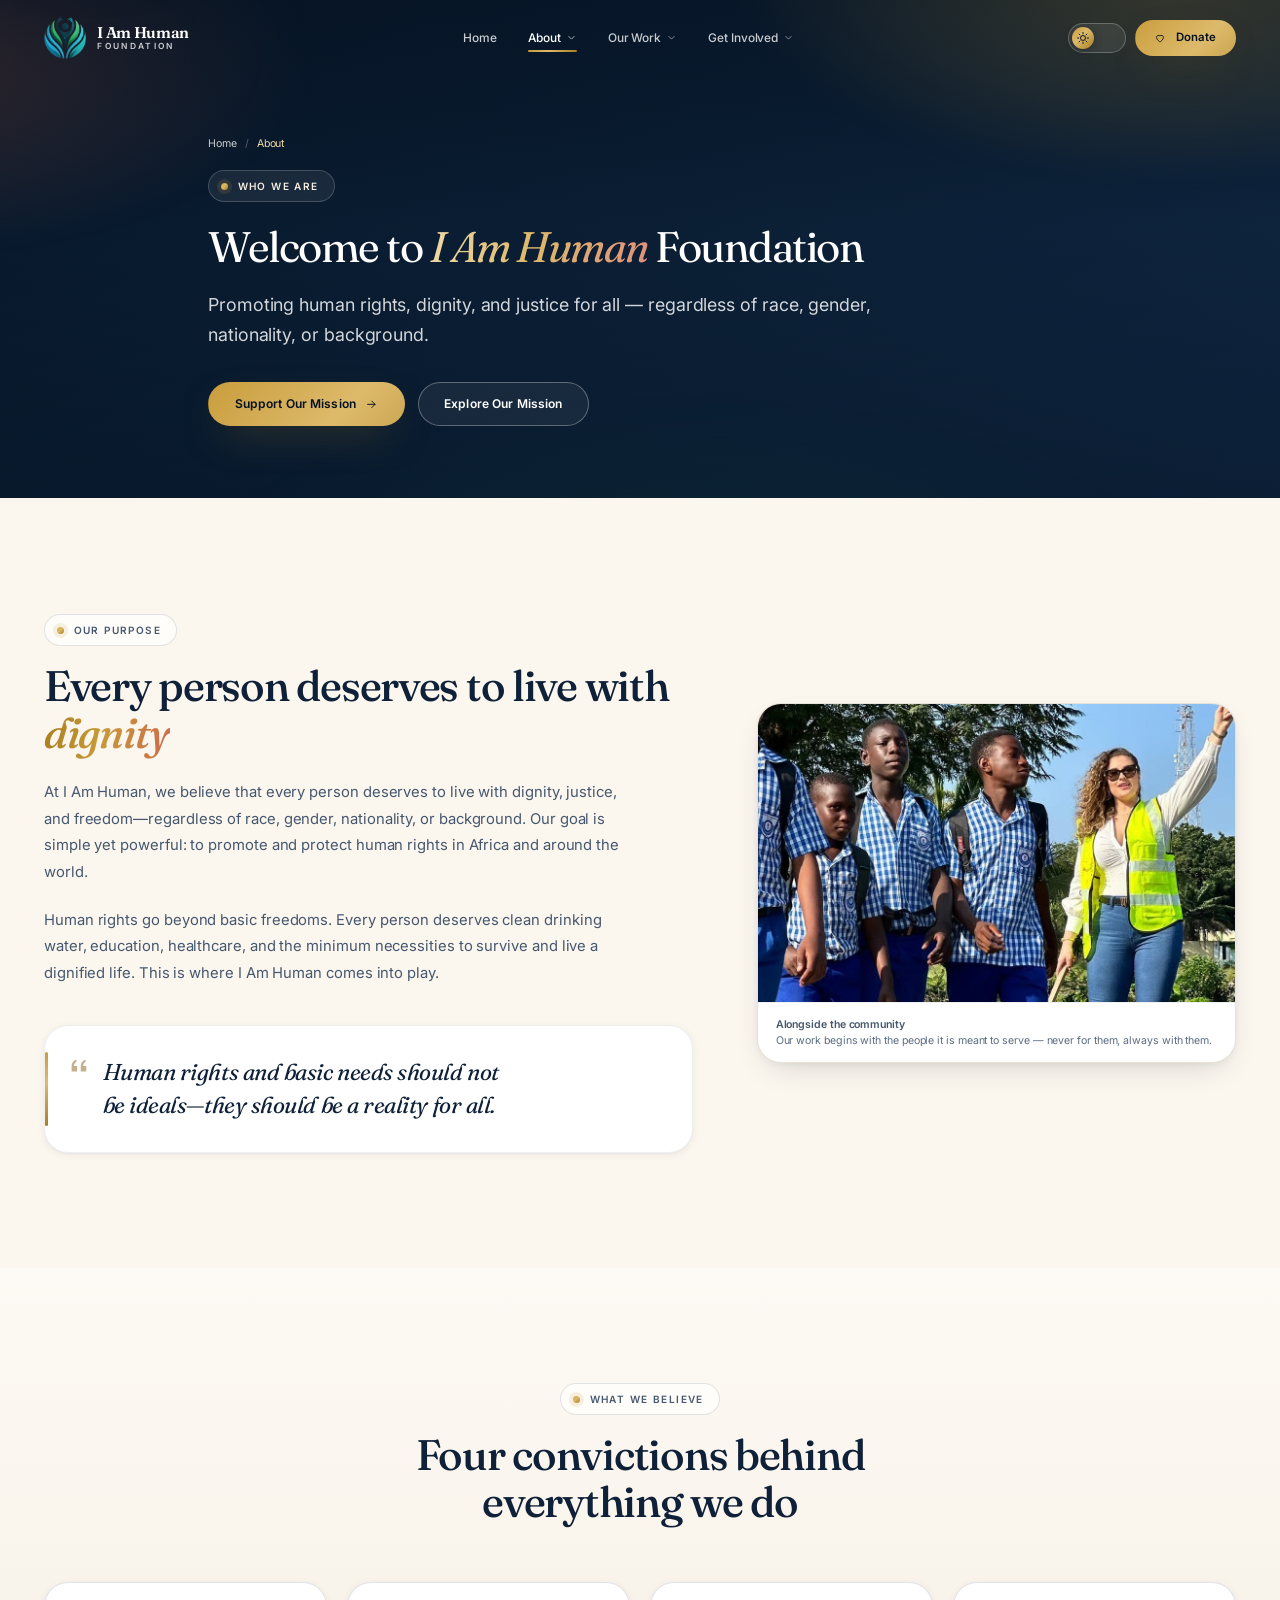
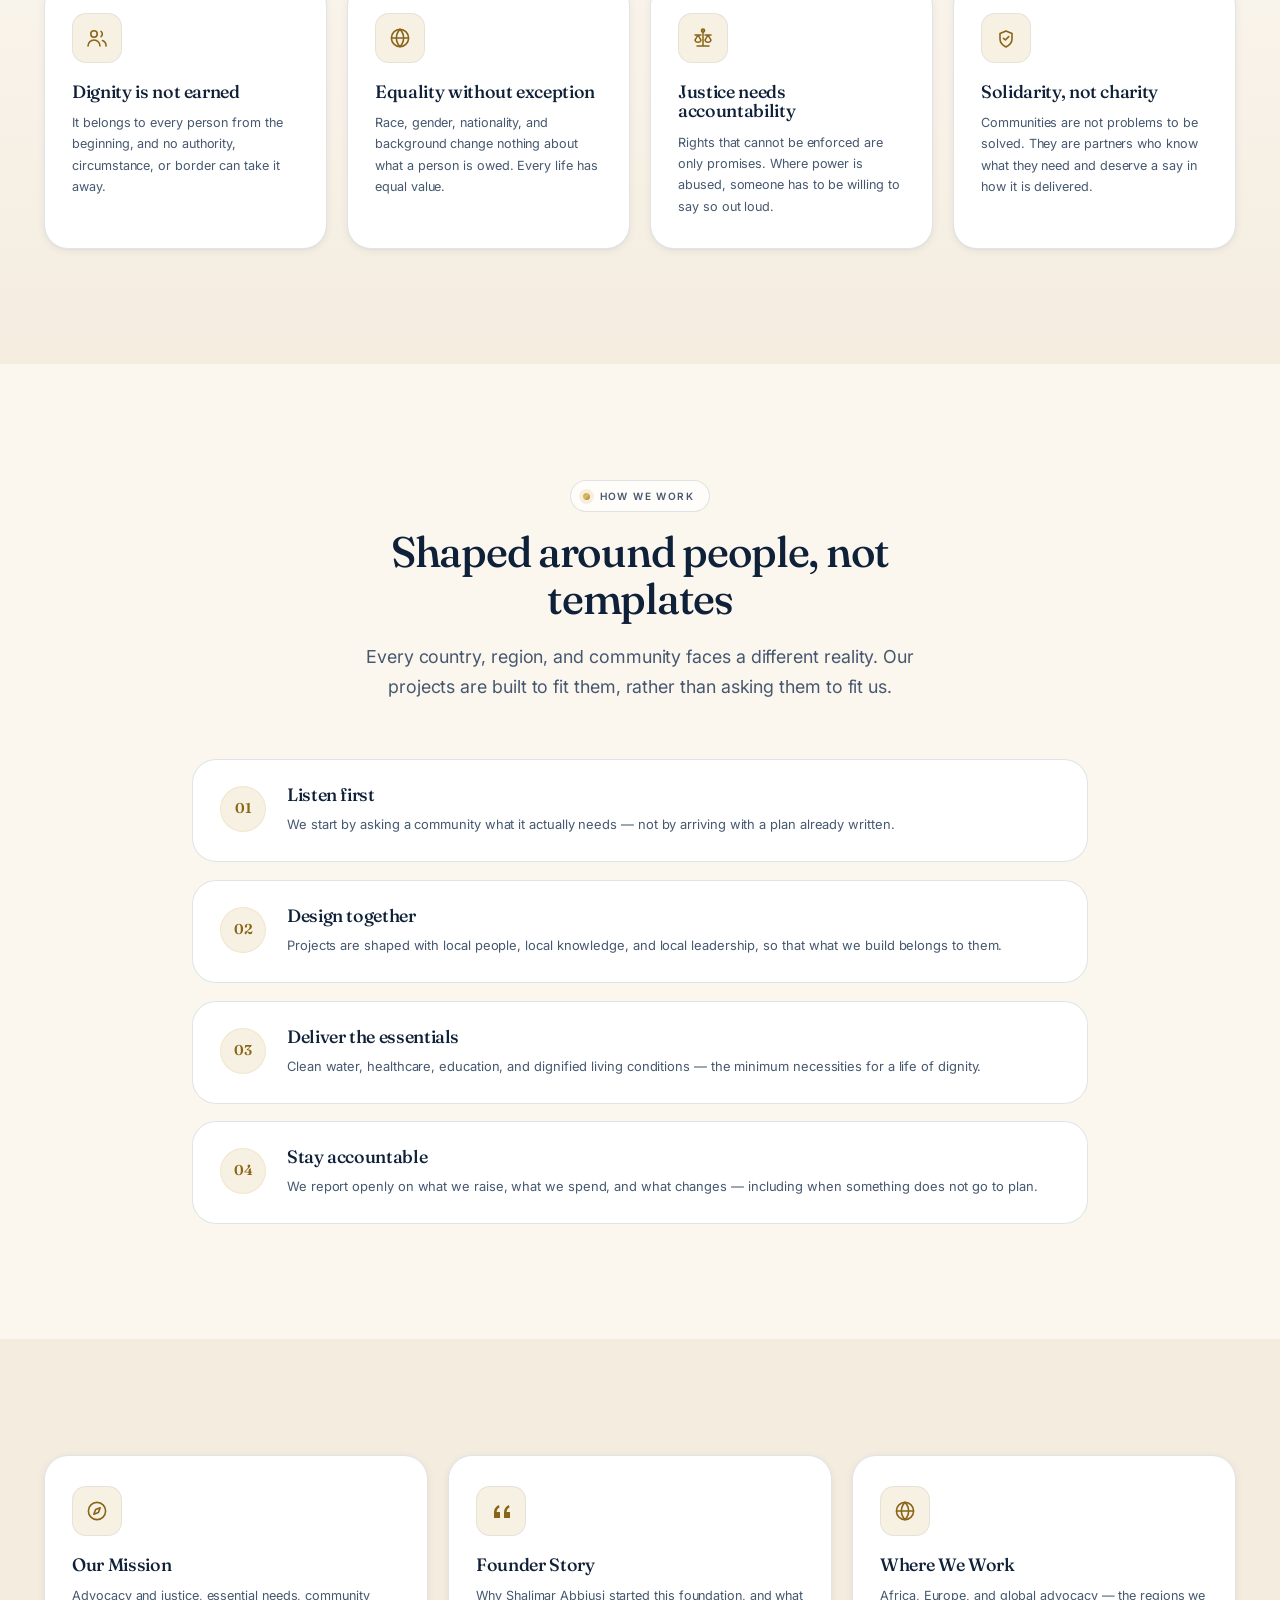
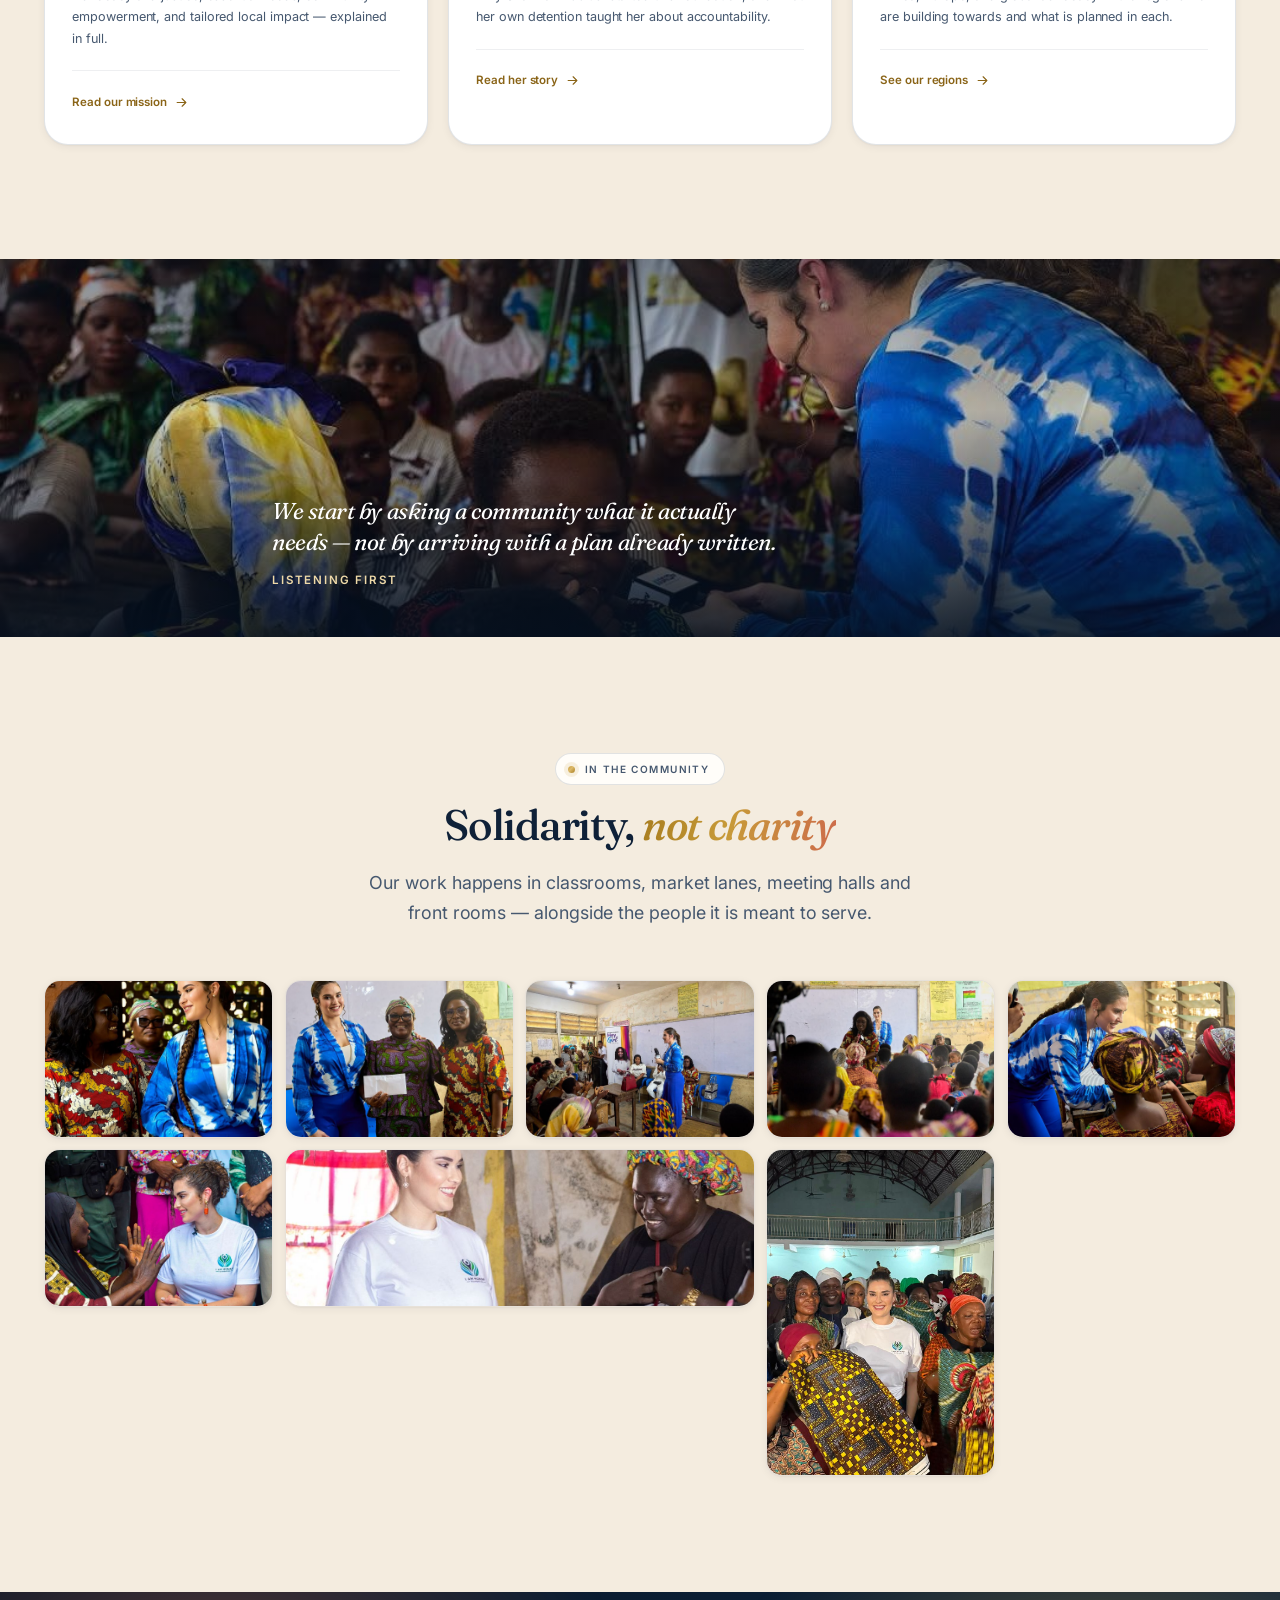
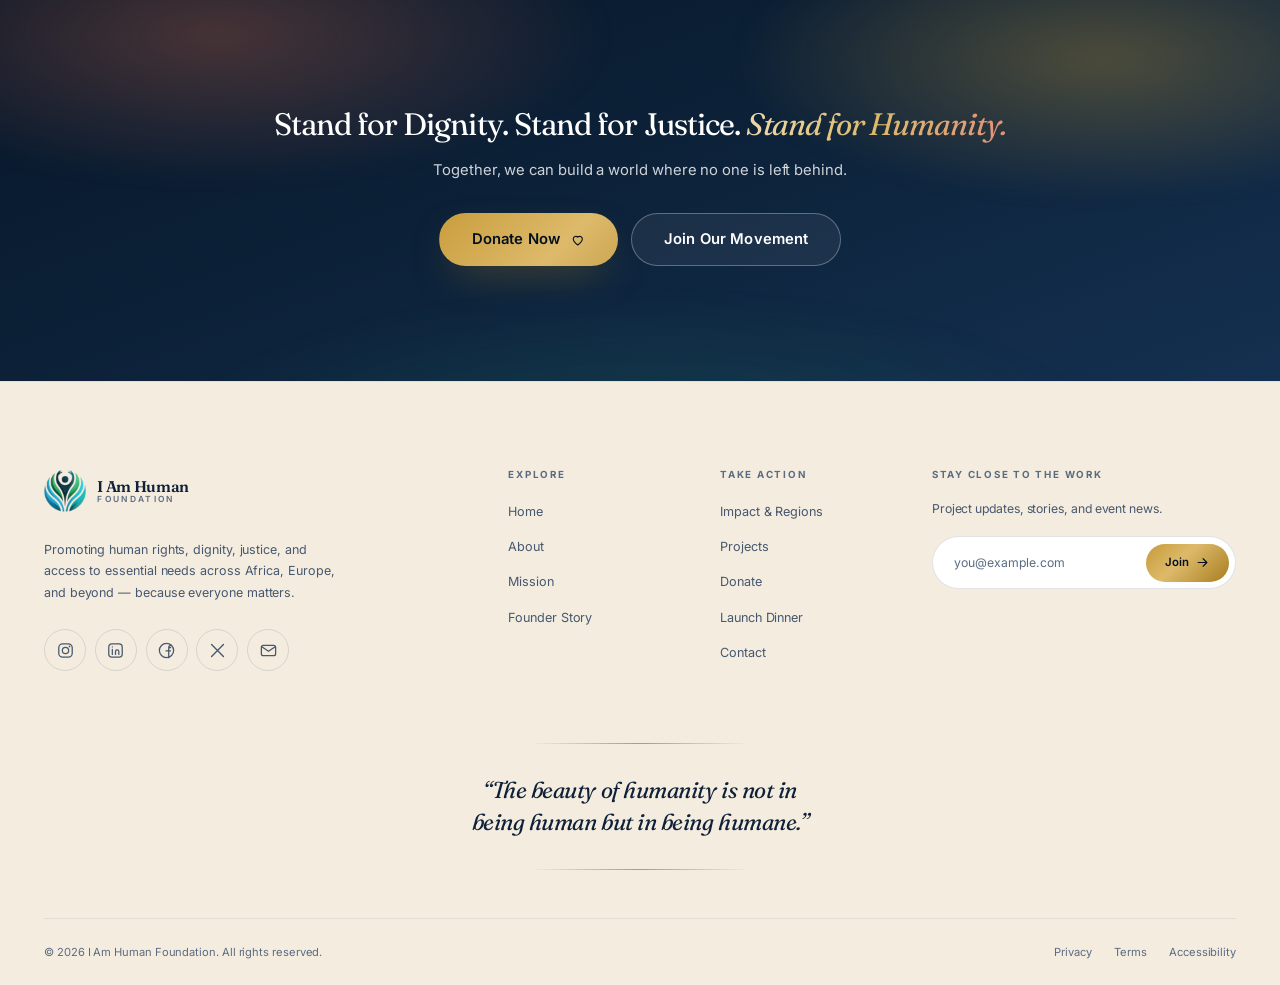
<file: about.html>
<!DOCTYPE html>
<html lang="en" data-theme="light">
<head>
<meta charset="utf-8">
<meta name="viewport" content="width=device-width, initial-scale=1, viewport-fit=cover">
<title>About — I Am Human Foundation</title>
<meta name="description" content="Who we are: a foundation promoting human rights, dignity, and justice for all across Africa, Europe, and beyond.">
<meta name="theme-color" content="#FBF7F0" media="(prefers-color-scheme: light)">
<meta name="theme-color" content="#06101E" media="(prefers-color-scheme: dark)">

<meta property="og:type" content="website">
<meta property="og:title" content="About — I Am Human Foundation">
<meta property="og:description" content="Who we are: a foundation promoting human rights, dignity, and justice for all across Africa, Europe, and beyond.">
<meta property="og:image" content="assets/logo-emblem.png">

<link rel="icon" href="assets/logo-emblem.png" type="image/png" sizes="any">
<link rel="apple-touch-icon" href="assets/logo-emblem.png">

<link rel="preconnect" href="https://fonts.googleapis.com">
<link rel="preconnect" href="https://fonts.gstatic.com" crossorigin>
<link rel="stylesheet" href="https://fonts.googleapis.com/css2?family=Fraunces:opsz,wght@9..144,300;9..144,400;9..144,500;9..144,600;9..144,700&family=Inter:wght@300;400;500;600;700&display=swap">
<link rel="stylesheet" href="styles.css">

<!-- Set theme before paint to avoid a flash of the wrong palette -->
<script>
(function () {
  try {
    var stored = localStorage.getItem('iah-theme');
    var system = matchMedia('(prefers-color-scheme: dark)').matches ? 'dark' : 'light';
    document.documentElement.setAttribute('data-theme', stored || system);
  } catch (e) {}
})();
</script>
</head>

<body data-page="about">
<a class="skip-link" href="#main">Skip to main content</a>

<!-- ============ ICON + ART SPRITE (identical on every page) ============ -->
<svg class="sprite" aria-hidden="true" focusable="false" xmlns="http://www.w3.org/2000/svg">
  <defs>
    <symbol id="i-arrow" viewBox="0 0 24 24"><path d="M5 12h14M13 6l6 6-6 6" fill="none" stroke="currentColor" stroke-width="1.8" stroke-linecap="round" stroke-linejoin="round"/></symbol>
    <symbol id="i-caret" viewBox="0 0 24 24"><path d="m6 9.5 6 6 6-6" fill="none" stroke="currentColor" stroke-width="2" stroke-linecap="round" stroke-linejoin="round"/></symbol>
    <symbol id="i-external" viewBox="0 0 24 24"><path d="M14 4h6v6M20 4l-8.5 8.5" fill="none" stroke="currentColor" stroke-width="1.7" stroke-linecap="round" stroke-linejoin="round"/><path d="M18 14.5V19a1.5 1.5 0 0 1-1.5 1.5h-11A1.5 1.5 0 0 1 4 19V8a1.5 1.5 0 0 1 1.5-1.5H10" fill="none" stroke="currentColor" stroke-width="1.7" stroke-linecap="round"/></symbol>
    <symbol id="i-heart" viewBox="0 0 24 24"><path d="M12 20s-7-4.6-7-9.4A4.1 4.1 0 0 1 12 8a4.1 4.1 0 0 1 7 2.6C19 15.4 12 20 12 20Z" fill="none" stroke="currentColor" stroke-width="1.7" stroke-linejoin="round"/></symbol>
    <symbol id="i-calendar" viewBox="0 0 24 24"><rect x="3.5" y="5" width="17" height="15.5" rx="2.5" fill="none" stroke="currentColor" stroke-width="1.6"/><path d="M3.5 9.8h17M8.5 3v4M15.5 3v4" fill="none" stroke="currentColor" stroke-width="1.6" stroke-linecap="round"/></symbol>
    <symbol id="i-dinner" viewBox="0 0 24 24"><path d="M4 4v6a2.5 2.5 0 0 0 5 0V4M6.5 12.5V21M19 4c-1.6 1-2.4 2.7-2.4 5s.6 3 1.6 3.4V21" fill="none" stroke="currentColor" stroke-width="1.6" stroke-linecap="round" stroke-linejoin="round"/></symbol>
    <symbol id="i-music" viewBox="0 0 24 24"><path d="M9 18V6l10-2v12" fill="none" stroke="currentColor" stroke-width="1.6" stroke-linejoin="round"/><circle cx="6.5" cy="18" r="2.5" fill="none" stroke="currentColor" stroke-width="1.6"/><circle cx="16.5" cy="16" r="2.5" fill="none" stroke="currentColor" stroke-width="1.6"/></symbol>
    <symbol id="i-hands" viewBox="0 0 24 24"><path d="M12 21s-6-3.2-6-8V7.5L12 5l6 2.5V13c0 4.8-6 8-6 8Z" fill="none" stroke="currentColor" stroke-width="1.6" stroke-linejoin="round"/><path d="M9.5 12.3 11.4 14l3.3-3.4" fill="none" stroke="currentColor" stroke-width="1.6" stroke-linecap="round" stroke-linejoin="round"/></symbol>
    <symbol id="i-scales" viewBox="0 0 24 24"><path d="M12 4v16M6 20h12M4 9h6M14 9h6M7 9l-3 5.2a3.2 3.2 0 0 0 6 0Zm10 0-3 5.2a3.2 3.2 0 0 0 6 0Z" fill="none" stroke="currentColor" stroke-width="1.5" stroke-linecap="round" stroke-linejoin="round"/><circle cx="12" cy="4.6" r="1.6" fill="none" stroke="currentColor" stroke-width="1.5"/></symbol>
    <symbol id="i-drop" viewBox="0 0 24 24"><path d="M12 3.5c3.4 4 6 6.9 6 10a6 6 0 0 1-12 0c0-3.1 2.6-6 6-10Z" fill="none" stroke="currentColor" stroke-width="1.6" stroke-linejoin="round"/><path d="M9 14a3 3 0 0 0 3 3" fill="none" stroke="currentColor" stroke-width="1.6" stroke-linecap="round"/></symbol>
    <symbol id="i-people" viewBox="0 0 24 24"><circle cx="9" cy="8" r="3.2" fill="none" stroke="currentColor" stroke-width="1.6"/><path d="M3 20a6 6 0 0 1 12 0" fill="none" stroke="currentColor" stroke-width="1.6" stroke-linecap="round"/><path d="M16 5.4a3.2 3.2 0 0 1 0 5.2M17.5 14.6A5.6 5.6 0 0 1 21 20" fill="none" stroke="currentColor" stroke-width="1.6" stroke-linecap="round"/></symbol>
    <symbol id="i-compass" viewBox="0 0 24 24"><circle cx="12" cy="12" r="8.6" fill="none" stroke="currentColor" stroke-width="1.6"/><path d="m15.2 8.8-1.8 4.6-4.6 1.8 1.8-4.6Z" fill="none" stroke="currentColor" stroke-width="1.6" stroke-linejoin="round"/></symbol>
    <symbol id="i-bank" viewBox="0 0 24 24"><path d="M3.5 9.5 12 4.5l8.5 5M5 9.5v8M9.5 9.5v8M14.5 9.5v8M19 9.5v8M3 20.5h18" fill="none" stroke="currentColor" stroke-width="1.6" stroke-linecap="round" stroke-linejoin="round"/></symbol>
    <symbol id="i-ticket" viewBox="0 0 24 24"><path d="M3 8.5A2 2 0 0 1 5 6.5h14a2 2 0 0 1 2 2V10a2 2 0 0 0 0 4v1.5a2 2 0 0 1-2 2H5a2 2 0 0 1-2-2V14a2 2 0 0 0 0-4Z" fill="none" stroke="currentColor" stroke-width="1.6" stroke-linejoin="round"/><path d="M14 7v10" fill="none" stroke="currentColor" stroke-width="1.6" stroke-dasharray="2 2.6"/></symbol>
    <symbol id="i-globe" viewBox="0 0 24 24"><circle cx="12" cy="12" r="8.6" fill="none" stroke="currentColor" stroke-width="1.6"/><path d="M3.4 12h17.2M12 3.4c2.4 2.4 3.6 5.3 3.6 8.6S14.4 18.2 12 20.6c-2.4-2.4-3.6-5.3-3.6-8.6S9.6 5.8 12 3.4Z" fill="none" stroke="currentColor" stroke-width="1.6"/></symbol>
    <symbol id="i-copy" viewBox="0 0 24 24"><rect x="9" y="9" width="11" height="11" rx="2.2" fill="none" stroke="currentColor" stroke-width="1.6"/><path d="M15 6.2A2.2 2.2 0 0 0 12.8 4H6.2A2.2 2.2 0 0 0 4 6.2v6.6A2.2 2.2 0 0 0 6.2 15" fill="none" stroke="currentColor" stroke-width="1.6" stroke-linecap="round"/></symbol>
    <symbol id="i-check" viewBox="0 0 24 24"><path d="m5 12.8 4.4 4.2L19 7.2" fill="none" stroke="currentColor" stroke-width="2" stroke-linecap="round" stroke-linejoin="round"/></symbol>
    <symbol id="i-sun" viewBox="0 0 24 24"><circle cx="12" cy="12" r="4.2" fill="none" stroke="currentColor" stroke-width="1.7"/><path d="M12 2.6v2.2M12 19.2v2.2M2.6 12h2.2M19.2 12h2.2M5.3 5.3l1.6 1.6M17.1 17.1l1.6 1.6M18.7 5.3l-1.6 1.6M6.9 17.1l-1.6 1.6" fill="none" stroke="currentColor" stroke-width="1.7" stroke-linecap="round"/></symbol>
    <symbol id="i-moon" viewBox="0 0 24 24"><path d="M20 14.2A8.4 8.4 0 0 1 9.8 4a8.4 8.4 0 1 0 10.2 10.2Z" fill="none" stroke="currentColor" stroke-width="1.7" stroke-linejoin="round"/></symbol>
    <symbol id="i-instagram" viewBox="0 0 24 24"><rect x="3.5" y="3.5" width="17" height="17" rx="5" fill="none" stroke="currentColor" stroke-width="1.6"/><circle cx="12" cy="12" r="4" fill="none" stroke="currentColor" stroke-width="1.6"/><circle cx="17.1" cy="6.9" r="1.1" fill="currentColor"/></symbol>
    <symbol id="i-linkedin" viewBox="0 0 24 24"><rect x="3.5" y="3.5" width="17" height="17" rx="4" fill="none" stroke="currentColor" stroke-width="1.6"/><path d="M8 10.5V17M8 7.4v.1M12 17v-3.6a2.1 2.1 0 0 1 4.2 0V17" fill="none" stroke="currentColor" stroke-width="1.6" stroke-linecap="round"/></symbol>
    <symbol id="i-facebook" viewBox="0 0 24 24"><path d="M14.8 8.4h2.4M14.8 21V8.6a3 3 0 0 1 3-3h.6M11.4 12.6h5.6" fill="none" stroke="currentColor" stroke-width="1.6" stroke-linecap="round"/><circle cx="12" cy="12" r="9" fill="none" stroke="currentColor" stroke-width="1.6"/></symbol>
    <symbol id="i-x" viewBox="0 0 24 24"><path d="M4.5 4.5 19.5 19.5M19.5 4.5 4.5 19.5" fill="none" stroke="currentColor" stroke-width="1.7" stroke-linecap="round"/></symbol>
    <symbol id="i-mail" viewBox="0 0 24 24"><rect x="3" y="5.5" width="18" height="13" rx="2.5" fill="none" stroke="currentColor" stroke-width="1.6"/><path d="m4 7.5 8 5.5 8-5.5" fill="none" stroke="currentColor" stroke-width="1.6" stroke-linecap="round" stroke-linejoin="round"/></symbol>
    <symbol id="i-menu" viewBox="0 0 24 24"><path d="M4 7h16M4 12h16M4 17h16" fill="none" stroke="currentColor" stroke-width="1.8" stroke-linecap="round"/></symbol>
    <symbol id="i-close" viewBox="0 0 24 24"><path d="M6 6l12 12M18 6 6 18" fill="none" stroke="currentColor" stroke-width="1.8" stroke-linecap="round"/></symbol>
    <symbol id="i-quote" viewBox="0 0 24 24"><path d="M10 6c-3.3 1.4-5 3.9-5 7.5V19h6v-6H7.6c.2-2.2 1.1-3.7 2.9-4.6Zm10 0c-3.3 1.4-5 3.9-5 7.5V19h6v-6h-3.4c.2-2.2 1.1-3.7 2.9-4.6Z" fill="currentColor"/></symbol>
    <symbol id="i-pin" viewBox="0 0 24 24"><path d="M12 21s7-5.6 7-11a7 7 0 1 0-14 0c0 5.4 7 11 7 11Z" fill="none" stroke="currentColor" stroke-width="1.6" stroke-linejoin="round"/><circle cx="12" cy="10" r="2.6" fill="none" stroke="currentColor" stroke-width="1.6"/></symbol>
    <symbol id="i-clock" viewBox="0 0 24 24"><circle cx="12" cy="12" r="8.6" fill="none" stroke="currentColor" stroke-width="1.6"/><path d="M12 7.2V12l3.2 2" fill="none" stroke="currentColor" stroke-width="1.6" stroke-linecap="round" stroke-linejoin="round"/></symbol>
    <symbol id="i-health" viewBox="0 0 24 24"><rect x="3.5" y="6" width="17" height="14" rx="3" fill="none" stroke="currentColor" stroke-width="1.6"/><path d="M9 6V4.5A1.5 1.5 0 0 1 10.5 3h3A1.5 1.5 0 0 1 15 4.5V6M12 10.4v5.4M9.3 13.1h5.4" fill="none" stroke="currentColor" stroke-width="1.6" stroke-linecap="round"/></symbol>
    <symbol id="i-book" viewBox="0 0 24 24"><path d="M4 5.5A1.5 1.5 0 0 1 5.5 4H10a2.5 2.5 0 0 1 2 1 2.5 2.5 0 0 1 2-1h4.5A1.5 1.5 0 0 1 20 5.5v12a1.5 1.5 0 0 1-1.5 1.5H14a2.5 2.5 0 0 0-2 1 2.5 2.5 0 0 0-2-1H5.5A1.5 1.5 0 0 1 4 17.5Z" fill="none" stroke="currentColor" stroke-width="1.6" stroke-linejoin="round"/><path d="M12 5v15" fill="none" stroke="currentColor" stroke-width="1.6"/></symbol>
    <symbol id="i-sparkle" viewBox="0 0 24 24"><path d="M12 3.5 13.9 9l5.6 1.9-5.6 1.9L12 18.4 10.1 12.8 4.5 10.9 10.1 9Z" fill="none" stroke="currentColor" stroke-width="1.5" stroke-linejoin="round"/><path d="M18.5 16.5 19.3 19l2.2.8-2.2.8-.8 2.4" fill="none" stroke="currentColor" stroke-width="1.4" stroke-linejoin="round"/></symbol>
    <symbol id="i-megaphone" viewBox="0 0 24 24"><path d="M4 10.5v3a1.5 1.5 0 0 0 1.5 1.5H8l6 4V5l-6 4H5.5A1.5 1.5 0 0 0 4 10.5Z" fill="none" stroke="currentColor" stroke-width="1.6" stroke-linejoin="round"/><path d="M17.5 9.2a4 4 0 0 1 0 5.6M8 15v4.5" fill="none" stroke="currentColor" stroke-width="1.6" stroke-linecap="round"/></symbol>

    <symbol id="art-figures" viewBox="0 0 400 300" preserveAspectRatio="xMidYMid slice">
      <g fill="currentColor">
        <circle cx="96" cy="150" r="26" opacity=".55"/><path d="M50 300c0-27 21-48 46-48s46 21 46 48Z" opacity=".55"/>
        <circle cx="200" cy="128" r="34" opacity=".8"/><path d="M141 300c0-34 27-61 59-61s59 27 59 61Z" opacity=".8"/>
        <circle cx="306" cy="156" r="24" opacity=".45"/><path d="M262 300c0-25 20-45 44-45s44 20 44 45Z" opacity=".45"/>
      </g>
    </symbol>
    <symbol id="art-water" viewBox="0 0 400 300" preserveAspectRatio="xMidYMid slice">
      <g fill="none" stroke="currentColor" stroke-width="10" stroke-linecap="round" opacity=".6">
        <path d="M-20 210c40-26 80-26 120 0s80 26 120 0 80-26 120 0"/>
        <path d="M-20 250c40-26 80-26 120 0s80 26 120 0 80-26 120 0" opacity=".6"/>
      </g>
      <path d="M200 60c30 40 48 62 48 84a48 48 0 1 1-96 0c0-22 18-44 48-84Z" fill="currentColor" opacity=".75"/>
    </symbol>
    <symbol id="art-learn" viewBox="0 0 400 300" preserveAspectRatio="xMidYMid slice">
      <g fill="currentColor" opacity=".7"><path d="M200 70 340 128 200 186 60 128Z"/></g>
      <g fill="none" stroke="currentColor" stroke-width="10" stroke-linecap="round" opacity=".55">
        <path d="M100 148v56c0 22 45 40 100 40s100-18 100-40v-56"/><path d="M330 140v70"/>
      </g>
    </symbol>
    <symbol id="art-justice" viewBox="0 0 400 300" preserveAspectRatio="xMidYMid slice">
      <g fill="none" stroke="currentColor" stroke-width="11" stroke-linecap="round" stroke-linejoin="round" opacity=".7">
        <path d="M200 54v206M120 260h160M104 108h192"/>
        <path d="m104 108-38 74a44 44 0 0 0 76 0Zm192 0-38 74a44 44 0 0 0 76 0Z"/>
      </g>
    </symbol>
    <symbol id="art-portrait" viewBox="0 0 400 520" preserveAspectRatio="xMidYMid slice">
      <g fill="currentColor"><circle cx="200" cy="196" r="86" opacity=".8"/><path d="M56 520c0-79 64-143 144-143s144 64 144 143Z" opacity=".8"/></g>
    </symbol>
  </defs>
</svg>

<div class="scroll-progress" aria-hidden="true"><span class="scroll-progress__bar" id="scrollBar"></span></div>
<!-- ============ HEADER (identical on every page) ============ -->
<header class="site-header" id="siteHeader">
  <div class="shell site-header__inner">
    <a class="brand" href="index.html" aria-label="I Am Human Foundation — home">
      <img class="brand__mark" src="assets/logo-emblem.png" alt="" width="128" height="128" decoding="async">
      <span class="brand__text">
        <span class="brand__name">I Am Human</span>
        <span class="brand__sub">Foundation</span>
      </span>
    </a>

    <nav class="nav" id="primaryNav" aria-label="Primary">
      <ul class="nav__list">
        <li class="nav__item">
          <a class="nav__link" href="index.html" data-nav="home">Home</a>
        </li>

        <li class="nav__item nav__item--has-menu">
          <a class="nav__link" href="about.html" data-nav="about">
            About
            <svg class="nav__caret" aria-hidden="true"><use href="#i-caret"/></svg>
          </a>
          <div class="submenu">
            <ul class="submenu__list">
              <li><a href="about.html" data-nav-page="about">
                <span class="submenu__ico"><svg aria-hidden="true"><use href="#i-people"/></svg></span>
                <span class="submenu__txt"><strong>Who We Are</strong><span>Our purpose, values and beliefs</span></span>
              </a></li>
              <li><a href="mission.html" data-nav-page="mission">
                <span class="submenu__ico"><svg aria-hidden="true"><use href="#i-compass"/></svg></span>
                <span class="submenu__txt"><strong>Our Mission</strong><span>The four pillars of our work</span></span>
              </a></li>
              <li><a href="founder.html" data-nav-page="founder">
                <span class="submenu__ico"><svg aria-hidden="true"><use href="#i-quote"/></svg></span>
                <span class="submenu__txt"><strong>Founder Story</strong><span>Shalimar Abbiusi, a voice for justice</span></span>
              </a></li>
            </ul>
          </div>
        </li>

        <li class="nav__item nav__item--has-menu">
          <a class="nav__link" href="impact.html" data-nav="work">
            Our Work
            <svg class="nav__caret" aria-hidden="true"><use href="#i-caret"/></svg>
          </a>
          <div class="submenu">
            <ul class="submenu__list">
              <li><a href="impact.html" data-nav-page="impact">
                <span class="submenu__ico"><svg aria-hidden="true"><use href="#i-globe"/></svg></span>
                <span class="submenu__txt"><strong>Impact &amp; Regions</strong><span>Africa, Europe and global advocacy</span></span>
              </a></li>
              <li><a href="projects.html" data-nav-page="projects">
                <span class="submenu__ico"><svg aria-hidden="true"><use href="#i-sparkle"/></svg></span>
                <span class="submenu__txt"><strong>Projects</strong><span>What we are building next</span></span>
              </a></li>
            </ul>
          </div>
        </li>

        <li class="nav__item nav__item--has-menu">
          <a class="nav__link" href="donate.html" data-nav="involved">
            Get Involved
            <svg class="nav__caret" aria-hidden="true"><use href="#i-caret"/></svg>
          </a>
          <div class="submenu">
            <ul class="submenu__list">
              <li><a href="donate.html" data-nav-page="donate">
                <span class="submenu__ico"><svg aria-hidden="true"><use href="#i-heart"/></svg></span>
                <span class="submenu__txt"><strong>Donate</strong><span>Bank transfer, GoFundMe or tickets</span></span>
              </a></li>
              <li><a href="launch-dinner.html" data-nav-page="launch">
                <span class="submenu__ico"><svg aria-hidden="true"><use href="#i-dinner"/></svg></span>
                <span class="submenu__txt"><strong>Launch Dinner</strong><span>Our official launch event</span></span>
              </a></li>
              <li><a href="contact.html" data-nav-page="contact">
                <span class="submenu__ico"><svg aria-hidden="true"><use href="#i-mail"/></svg></span>
                <span class="submenu__txt"><strong>Contact</strong><span>Partner, volunteer or say hello</span></span>
              </a></li>
            </ul>
          </div>
        </li>
      </ul>
    </nav>

    <div class="site-header__actions">
      <button class="theme-toggle" id="themeToggle" type="button" aria-label="Switch to dark theme" aria-pressed="false" title="Toggle theme">
        <span class="theme-toggle__track" aria-hidden="true">
          <span class="theme-toggle__thumb">
            <svg class="theme-toggle__icon theme-toggle__icon--sun"><use href="#i-sun"/></svg>
            <svg class="theme-toggle__icon theme-toggle__icon--moon"><use href="#i-moon"/></svg>
          </span>
        </span>
      </button>

      <a class="btn btn--gold btn--sm site-header__cta" href="donate.html">
        <svg class="btn__icon" aria-hidden="true"><use href="#i-heart"/></svg>
        Donate
      </a>

      <button class="menu-btn" id="menuBtn" type="button" aria-expanded="false" aria-controls="mobileMenu" aria-label="Open menu">
        <svg class="menu-btn__icon menu-btn__icon--open" aria-hidden="true"><use href="#i-menu"/></svg>
        <svg class="menu-btn__icon menu-btn__icon--close" aria-hidden="true"><use href="#i-close"/></svg>
      </button>
    </div>
  </div>
</header>

<!-- ============ MOBILE MENU (identical on every page) ============ -->
<div class="mobile-menu" id="mobileMenu" hidden>
  <nav class="mobile-menu__inner" aria-label="Mobile">
    <ul class="mobile-menu__list">
      <li><a href="index.html" data-nav-page="home"><span class="m-num">01</span>Home</a></li>
      <li>
        <a href="about.html" data-nav-page="about"><span class="m-num">02</span>About</a>
        <div class="mobile-menu__sub">
          <a href="about.html">Who We Are</a>
          <a href="mission.html">Our Mission</a>
          <a href="founder.html">Founder Story</a>
        </div>
      </li>
      <li>
        <a href="impact.html" data-nav-page="impact"><span class="m-num">03</span>Our Work</a>
        <div class="mobile-menu__sub">
          <a href="impact.html">Impact &amp; Regions</a>
          <a href="projects.html">Projects</a>
        </div>
      </li>
      <li>
        <a href="donate.html" data-nav-page="donate"><span class="m-num">04</span>Get Involved</a>
        <div class="mobile-menu__sub">
          <a href="donate.html">Donate</a>
          <a href="launch-dinner.html">Launch Dinner</a>
          <a href="contact.html">Contact</a>
        </div>
      </li>
    </ul>
    <div class="mobile-menu__foot">
      <a class="btn btn--gold btn--block" href="donate.html">Support Our Mission</a>
      <p class="mobile-menu__quote">“The beauty of humanity is not in being human, but in being humane.”</p>
    </div>
  </nav>
</div>

<main id="main">
  <section class="page-hero">
    <div class="page-hero__bg" aria-hidden="true"></div>
    <div class="shell page-hero__inner">
      <nav aria-label="Breadcrumb">
        <ol class="breadcrumb">
          <li><a href="index.html">Home</a></li>
          <li><span aria-current="page">About</span></li>
        </ol>
      </nav>
      <p class="eyebrow eyebrow--light reveal" data-reveal><span class="eyebrow__dot" aria-hidden="true"></span> Who we are</p>
      <h1 class="page-hero__title reveal" data-reveal data-reveal-delay="1">Welcome to <em>I Am Human</em> Foundation</h1>
      <p class="page-hero__lede reveal" data-reveal data-reveal-delay="2">Promoting human rights, dignity, and justice for all — regardless of race, gender, nationality, or background.</p>
      <div class="page-hero__actions reveal" data-reveal data-reveal-delay="3">
        <a class="btn btn--gold" href="donate.html">Support Our Mission <svg class="btn__icon btn__icon--end" aria-hidden="true"><use href="#i-arrow"/></svg></a>
        <a class="btn btn--ghost-light" href="mission.html">Explore Our Mission</a>
      </div>
    </div>
  </section>

  <section class="section">
    <div class="shell split split--wide-text">
      <div class="split__body">
        <p class="eyebrow reveal" data-reveal><span class="eyebrow__dot" aria-hidden="true"></span> Our purpose</p>
        <h2 class="h2 reveal" data-reveal data-reveal-delay="1">Every person deserves to live with <em>dignity</em></h2>
        <div class="rich reveal" data-reveal data-reveal-delay="2">
          <p>
            At I Am Human, we believe that every person deserves to live with dignity, justice,
            and freedom—regardless of race, gender, nationality, or background. Our goal is simple
            yet powerful: to promote and protect human rights in Africa and around the world.
          </p>
          <p>
            Human rights go beyond basic freedoms. Every person deserves clean drinking water,
            education, healthcare, and the minimum necessities to survive and live a dignified
            life. This is where I Am Human comes into play.
          </p>
        </div>
        <blockquote class="pullquote reveal" data-reveal data-reveal-delay="3">
          <svg class="pullquote__mark" aria-hidden="true"><use href="#i-quote"/></svg>
          <p>Human rights and basic needs should not be ideals—they should be a reality for all.</p>
        </blockquote>
      </div>
      <div class="split__media">
        <figure class="photo photo--framed reveal" data-reveal data-reveal-delay="2">
          <img src="assets/community-school.jpg" alt="Founder Shalimar Abbiusi walking with a group of schoolchildren in uniform, arm raised in greeting" width="1080" height="613" loading="lazy" decoding="async">
          <figcaption><b>Alongside the community</b>Our work begins with the people it is meant to serve — never for them, always with them.</figcaption>
        </figure>
      </div>
    </div>
  </section>

  <section class="section band">
    <div class="shell">
      <header class="section-head section-head--center">
        <p class="eyebrow reveal" data-reveal><span class="eyebrow__dot" aria-hidden="true"></span> What we believe</p>
        <h2 class="h2 reveal" data-reveal data-reveal-delay="1">Four convictions behind everything we do</h2>
      </header>
      <ul class="grid-cards" style="margin-top: clamp(2.5rem, 5vw, 3.5rem)">
        <li class="card reveal" data-reveal data-reveal-delay="1">
          <span class="card__icon"><svg aria-hidden="true"><use href="#i-people"/></svg></span>
          <h3 class="card__title">Dignity is not earned</h3>
          <p class="card__text">It belongs to every person from the beginning, and no authority, circumstance, or border can take it away.</p>
        </li>
        <li class="card reveal" data-reveal data-reveal-delay="2">
          <span class="card__icon"><svg aria-hidden="true"><use href="#i-globe"/></svg></span>
          <h3 class="card__title">Equality without exception</h3>
          <p class="card__text">Race, gender, nationality, and background change nothing about what a person is owed. Every life has equal value.</p>
        </li>
        <li class="card reveal" data-reveal data-reveal-delay="3">
          <span class="card__icon"><svg aria-hidden="true"><use href="#i-scales"/></svg></span>
          <h3 class="card__title">Justice needs accountability</h3>
          <p class="card__text">Rights that cannot be enforced are only promises. Where power is abused, someone has to be willing to say so out loud.</p>
        </li>
        <li class="card reveal" data-reveal data-reveal-delay="4">
          <span class="card__icon"><svg aria-hidden="true"><use href="#i-hands"/></svg></span>
          <h3 class="card__title">Solidarity, not charity</h3>
          <p class="card__text">Communities are not problems to be solved. They are partners who know what they need and deserve a say in how it is delivered.</p>
        </li>
      </ul>
    </div>
  </section>

  <section class="section">
    <div class="shell">
      <header class="section-head section-head--center">
        <p class="eyebrow reveal" data-reveal><span class="eyebrow__dot" aria-hidden="true"></span> How we work</p>
        <h2 class="h2 reveal" data-reveal data-reveal-delay="1">Shaped around people, not templates</h2>
        <p class="section-head__lede reveal" data-reveal data-reveal-delay="2">
          Every country, region, and community faces a different reality. Our projects are built to fit them, rather than asking them to fit us.
        </p>
      </header>
      <div class="steps" style="margin-top: clamp(2.5rem, 5vw, 3.5rem); max-width: 56rem; margin-inline: auto">
        <div class="step reveal" data-reveal data-reveal-delay="1">
          <span class="step__num" aria-hidden="true"></span>
          <div>
            <h3>Listen first</h3>
            <p>We start by asking a community what it actually needs — not by arriving with a plan already written.</p>
          </div>
        </div>
        <div class="step reveal" data-reveal data-reveal-delay="2">
          <span class="step__num" aria-hidden="true"></span>
          <div>
            <h3>Design together</h3>
            <p>Projects are shaped with local people, local knowledge, and local leadership, so that what we build belongs to them.</p>
          </div>
        </div>
        <div class="step reveal" data-reveal data-reveal-delay="3">
          <span class="step__num" aria-hidden="true"></span>
          <div>
            <h3>Deliver the essentials</h3>
            <p>Clean water, healthcare, education, and dignified living conditions — the minimum necessities for a life of dignity.</p>
          </div>
        </div>
        <div class="step reveal" data-reveal data-reveal-delay="4">
          <span class="step__num" aria-hidden="true"></span>
          <div>
            <h3>Stay accountable</h3>
            <p>We report openly on what we raise, what we spend, and what changes — including when something does not go to plan.</p>
          </div>
        </div>
      </div>
    </div>
  </section>

  <section class="section band--sunk">
    <div class="shell">
      <ul class="grid-cards">
        <li class="card reveal" data-reveal data-reveal-delay="1">
          <span class="card__icon"><svg aria-hidden="true"><use href="#i-compass"/></svg></span>
          <h3 class="card__title">Our Mission</h3>
          <p class="card__text">Advocacy and justice, essential needs, community empowerment, and tailored local impact — explained in full.</p>
          <div class="card__foot"><a class="card__link" href="mission.html">Read our mission <svg aria-hidden="true"><use href="#i-arrow"/></svg></a></div>
        </li>
        <li class="card reveal" data-reveal data-reveal-delay="2">
          <span class="card__icon"><svg aria-hidden="true"><use href="#i-quote"/></svg></span>
          <h3 class="card__title">Founder Story</h3>
          <p class="card__text">Why Shalimar Abbiusi started this foundation, and what her own detention taught her about accountability.</p>
          <div class="card__foot"><a class="card__link" href="founder.html">Read her story <svg aria-hidden="true"><use href="#i-arrow"/></svg></a></div>
        </li>
        <li class="card reveal" data-reveal data-reveal-delay="3">
          <span class="card__icon"><svg aria-hidden="true"><use href="#i-globe"/></svg></span>
          <h3 class="card__title">Where We Work</h3>
          <p class="card__text">Africa, Europe, and global advocacy — the regions we are building towards and what is planned in each.</p>
          <div class="card__foot"><a class="card__link" href="impact.html">See our regions <svg aria-hidden="true"><use href="#i-arrow"/></svg></a></div>
        </li>
      </ul>
    </div>
  </section>

  <section class="band-photo">
    <img src="assets/photos/p16.jpg" alt="Shalimar Abbiusi in conversation with a woman at a community meeting" width="1080" height="720" loading="lazy" decoding="async">
    <div class="shell band-photo__caption reveal" data-reveal>
      <p>We start by asking a community what it actually needs — not by arriving with a plan already written.</p>
      <span>Listening first</span>
    </div>
  </section>

  <section class="section band--sunk">
    <div class="shell">
      <header class="section-head section-head--center">
        <p class="eyebrow reveal" data-reveal><span class="eyebrow__dot" aria-hidden="true"></span> In the community</p>
        <h2 class="h2 reveal" data-reveal data-reveal-delay="1">Solidarity, <em>not charity</em></h2>
        <p class="section-head__lede reveal" data-reveal data-reveal-delay="2">Our work happens in classrooms, market lanes, meeting halls and front rooms — alongside the people it is meant to serve.</p>
      </header>
      <div class="gallery reveal" data-reveal data-reveal-delay="2">
        <figure class="gallery__item">
          <img src="assets/photos/p05.jpg" alt="Shalimar Abbiusi in conversation with two women at a community gathering" width="1080" height="1080" loading="lazy" decoding="async">
          <figcaption>In conversation at a community gathering</figcaption>
        </figure>
        <figure class="gallery__item">
          <img src="assets/photos/p09.jpg" alt="Shalimar Abbiusi standing with two community members holding an envelope" width="1080" height="1080" loading="lazy" decoding="async">
          <figcaption>Meeting community representatives</figcaption>
        </figure>
        <figure class="gallery__item">
          <img src="assets/photos/p11.jpg" alt="A classroom filled with women attending a community meeting" width="1080" height="720" loading="lazy" decoding="async">
          <figcaption>A community meeting in session</figcaption>
        </figure>
        <figure class="gallery__item">
          <img src="assets/photos/p15.jpg" alt="Shalimar Abbiusi leaning in to speak with women seated at a meeting" width="1080" height="1080" loading="lazy" decoding="async">
          <figcaption>Listening to women at a meeting</figcaption>
        </figure>
        <figure class="gallery__item">
          <img src="assets/photos/p18.jpg" alt="Shalimar Abbiusi seated in conversation with women at a community session" width="1080" height="1080" loading="lazy" decoding="async">
          <figcaption>Seated with the community</figcaption>
        </figure>
        <figure class="gallery__item">
          <img src="assets/photos/p40.jpg" alt="Shalimar Abbiusi greeting an elder, their hands clasped together" width="1200" height="802" loading="lazy" decoding="async">
          <figcaption>Greeting an elder</figcaption>
        </figure>
        <figure class="gallery__item gallery__item--w2">
          <img src="assets/photos/p60.jpg" alt="Shalimar Abbiusi greeting an elderly woman" width="1200" height="799" loading="lazy" decoding="async">
          <figcaption>A moment with an elder</figcaption>
        </figure>
        <figure class="gallery__item gallery__item--h2">
          <img src="assets/photos/p52.jpg" alt="Shalimar Abbiusi and a community member holding lengths of fabric" width="810" height="1080" loading="lazy" decoding="async">
          <figcaption>Fabric held up at a community visit</figcaption>
        </figure>
      </div>
    </div>
  </section>

  <section class="section cta-band">
    <div class="cta-band__bg" aria-hidden="true"></div>
    <div class="shell cta-band__inner">
      <h2 class="cta-band__title reveal" data-reveal>Stand for Dignity. Stand for Justice. <em>Stand for Humanity.</em></h2>
      <p class="cta-band__text reveal" data-reveal data-reveal-delay="1">Together, we can build a world where no one is left behind.</p>
      <div class="cta-band__actions reveal" data-reveal data-reveal-delay="2">
        <a class="btn btn--gold btn--lg" href="donate.html">
          Donate Now
          <svg class="btn__icon btn__icon--end" aria-hidden="true"><use href="#i-heart"/></svg>
        </a>
        <a class="btn btn--ghost-light btn--lg" href="contact.html">Join Our Movement</a>
      </div>
    </div>
  </section>
</main>

<!-- ============ FOOTER (identical on every page) ============ -->
<footer class="footer" id="contact-footer">
  <div class="shell footer__grid">
    <div class="footer__brand">
      <a class="brand brand--footer" href="index.html" aria-label="I Am Human Foundation — home">
        <img class="brand__mark" src="assets/logo-emblem.png" alt="" width="128" height="128" loading="lazy" decoding="async">
        <span class="brand__text">
          <span class="brand__name">I Am Human</span>
          <span class="brand__sub">Foundation</span>
        </span>
      </a>
      <p class="footer__mission">
        Promoting human rights, dignity, justice, and access to essential needs across Africa,
        Europe, and beyond — because everyone matters.
      </p>
      <ul class="socials" aria-label="Social media">
        <li><a href="#" aria-label="I Am Human Foundation on Instagram"><svg aria-hidden="true"><use href="#i-instagram"/></svg></a></li>
        <li><a href="#" aria-label="I Am Human Foundation on LinkedIn"><svg aria-hidden="true"><use href="#i-linkedin"/></svg></a></li>
        <li><a href="#" aria-label="I Am Human Foundation on Facebook"><svg aria-hidden="true"><use href="#i-facebook"/></svg></a></li>
        <li><a href="#" aria-label="I Am Human Foundation on X"><svg aria-hidden="true"><use href="#i-x"/></svg></a></li>
        <li><a href="mailto:info@iamhumanfdn.org" aria-label="Email I Am Human Foundation"><svg aria-hidden="true"><use href="#i-mail"/></svg></a></li>
      </ul>
    </div>

    <nav class="footer__nav" aria-label="Footer">
      <div class="footer__col">
        <h2 class="footer__heading">Explore</h2>
        <ul>
          <li><a href="index.html">Home</a></li>
          <li><a href="about.html">About</a></li>
          <li><a href="mission.html">Mission</a></li>
          <li><a href="founder.html">Founder Story</a></li>
        </ul>
      </div>
      <div class="footer__col">
        <h2 class="footer__heading">Take action</h2>
        <ul>
          <li><a href="impact.html">Impact &amp; Regions</a></li>
          <li><a href="projects.html">Projects</a></li>
          <li><a href="donate.html">Donate</a></li>
          <li><a href="launch-dinner.html">Launch Dinner</a></li>
          <li><a href="contact.html">Contact</a></li>
        </ul>
      </div>
      <div class="footer__col footer__col--wide">
        <h2 class="footer__heading">Stay close to the work</h2>
        <p class="footer__note">Project updates, stories, and event news. <!-- CMS: connect to newsletter provider --></p>
        <form class="subscribe" action="#" method="post" novalidate>
          <label class="sr-only" for="subEmail">Email address</label>
          <input class="subscribe__input" id="subEmail" name="email" type="email" placeholder="you@example.com" autocomplete="email" required>
          <button class="subscribe__btn" type="submit">
            <span>Join</span>
            <svg aria-hidden="true"><use href="#i-arrow"/></svg>
          </button>
        </form>
        <p class="subscribe__msg" id="subMsg" role="status" aria-live="polite"></p>
      </div>
    </nav>
  </div>

  <p class="footer__quote">“The beauty of humanity is not in being human but in being humane.”</p>

  <div class="shell footer__bar">
    <p>© <span id="year">2024</span> I Am Human Foundation. All rights reserved.</p>
    <ul class="footer__legal">
      <li><a href="#">Privacy</a></li>
      <li><a href="#">Terms</a></li>
      <li><a href="#">Accessibility</a></li>
    </ul>
  </div>
</footer>

<!-- ============ MOBILE FLOATING DONATE CTA ============ -->
<div class="float-cta" id="floatCta">
  <a class="float-cta__btn" href="donate.html">
    <svg aria-hidden="true"><use href="#i-heart"/></svg>
    <span>Donate</span>
  </a>
  <a class="float-cta__btn float-cta__btn--alt" href="https://iamhumanfdn.org/ticket-i-am-human-launch-dinner" target="_blank" rel="noopener noreferrer">
    <svg aria-hidden="true"><use href="#i-ticket"/></svg>
    <span>Tickets</span>
  </a>
</div>

<div class="toast" id="toast" role="status" aria-live="polite"></div>

<script src="script.js"></script>
</body>
</html>
</file>
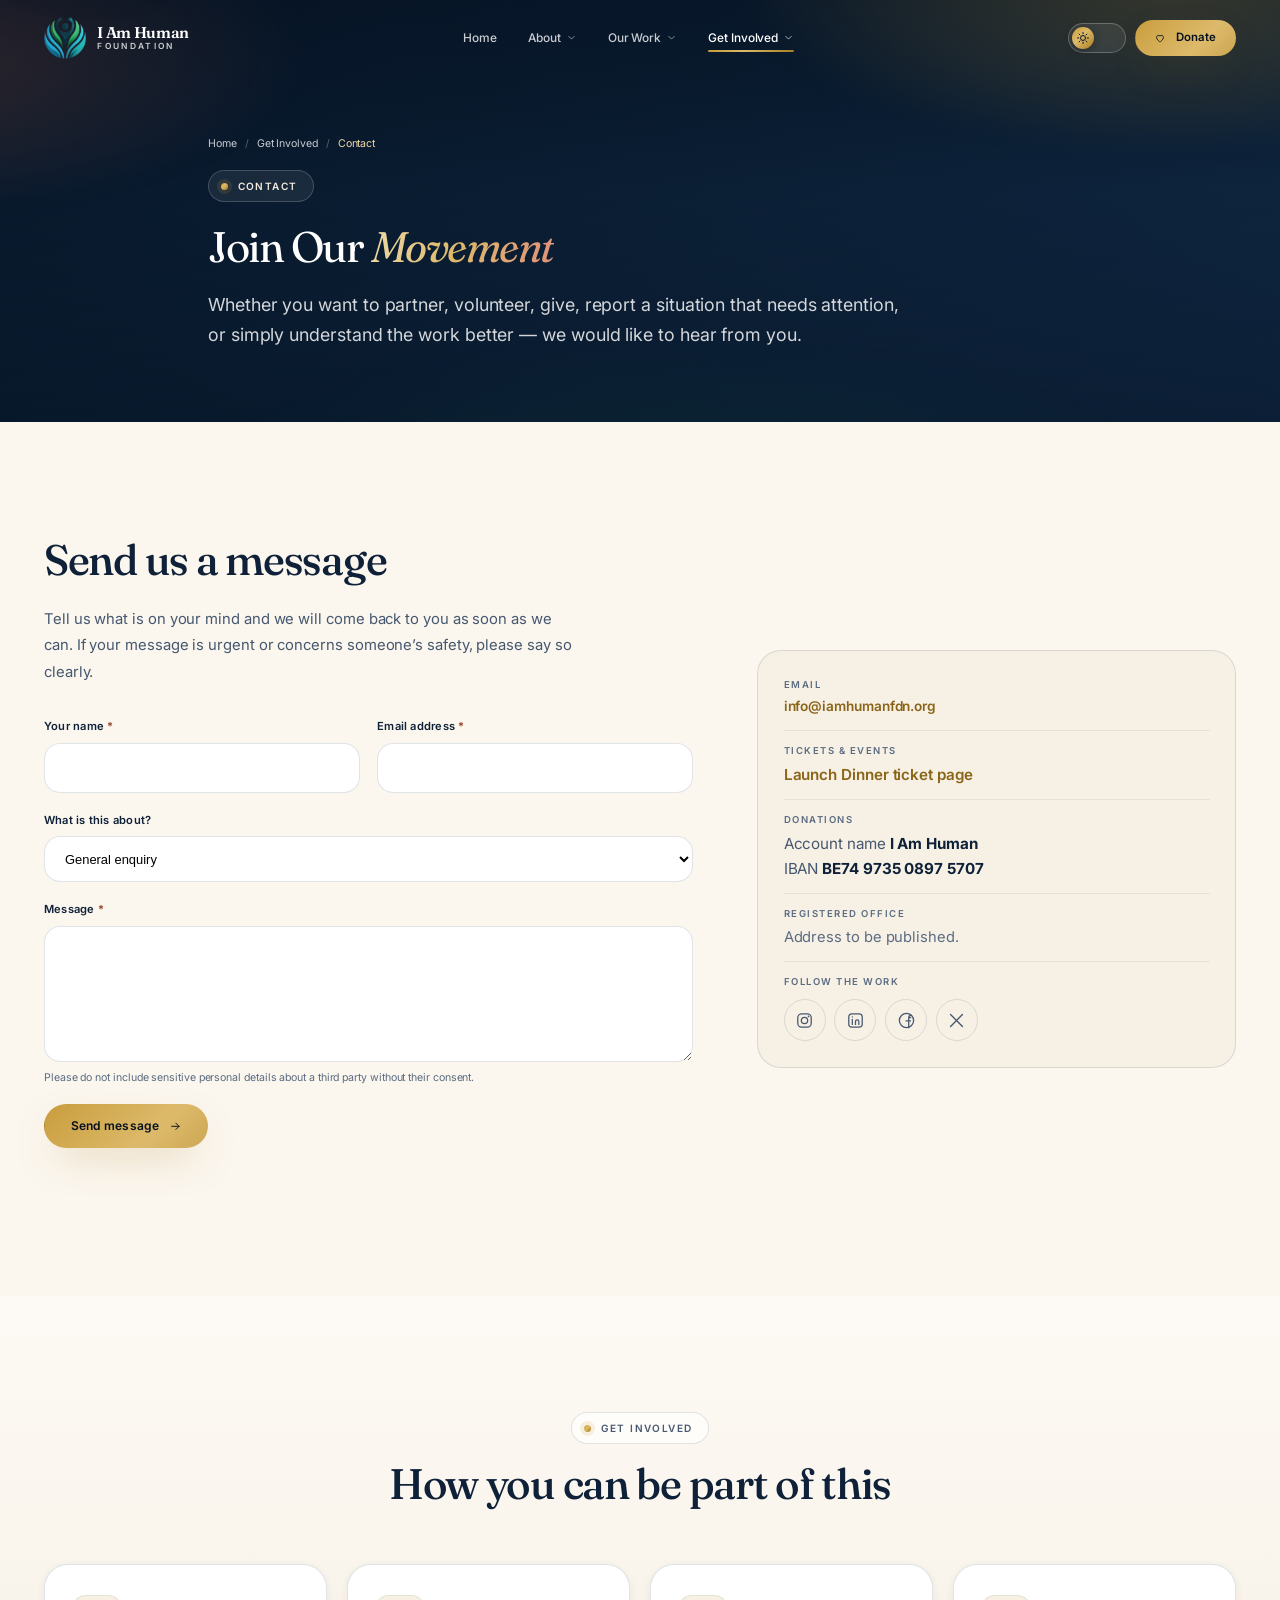
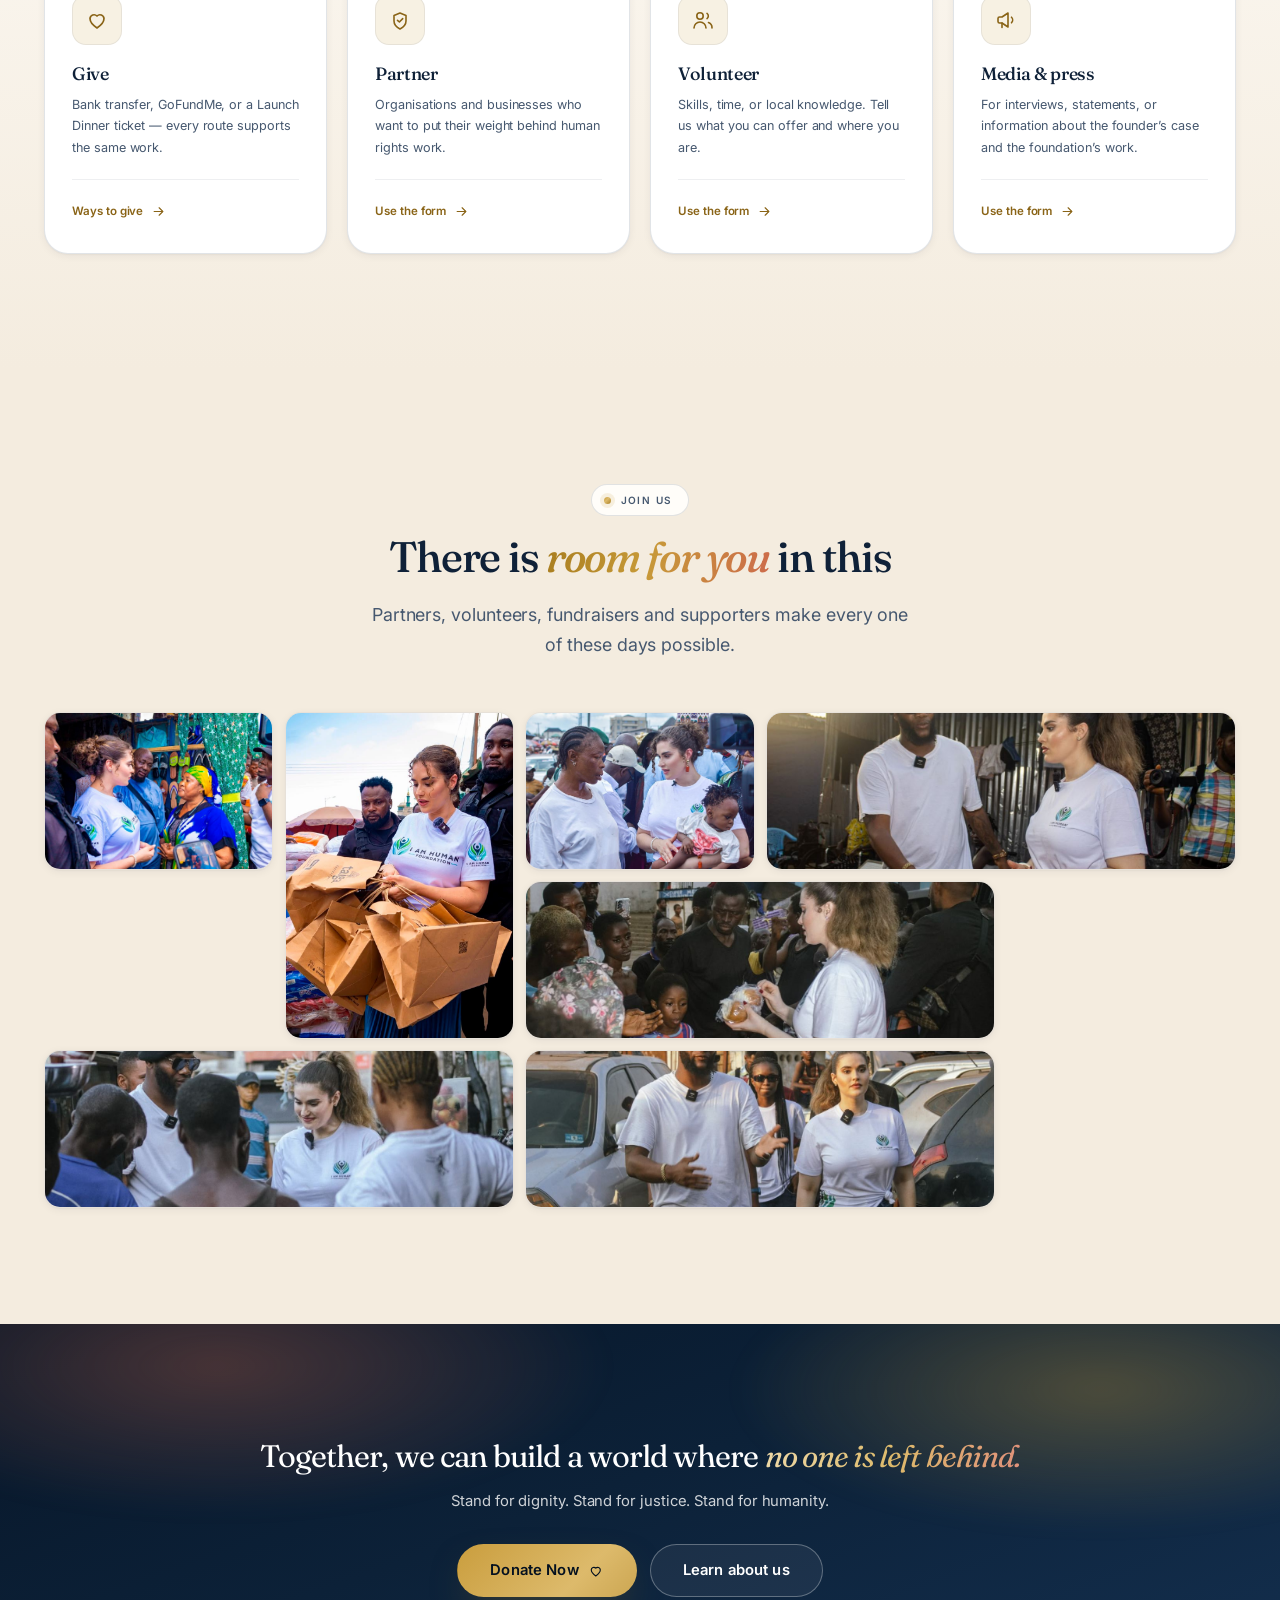
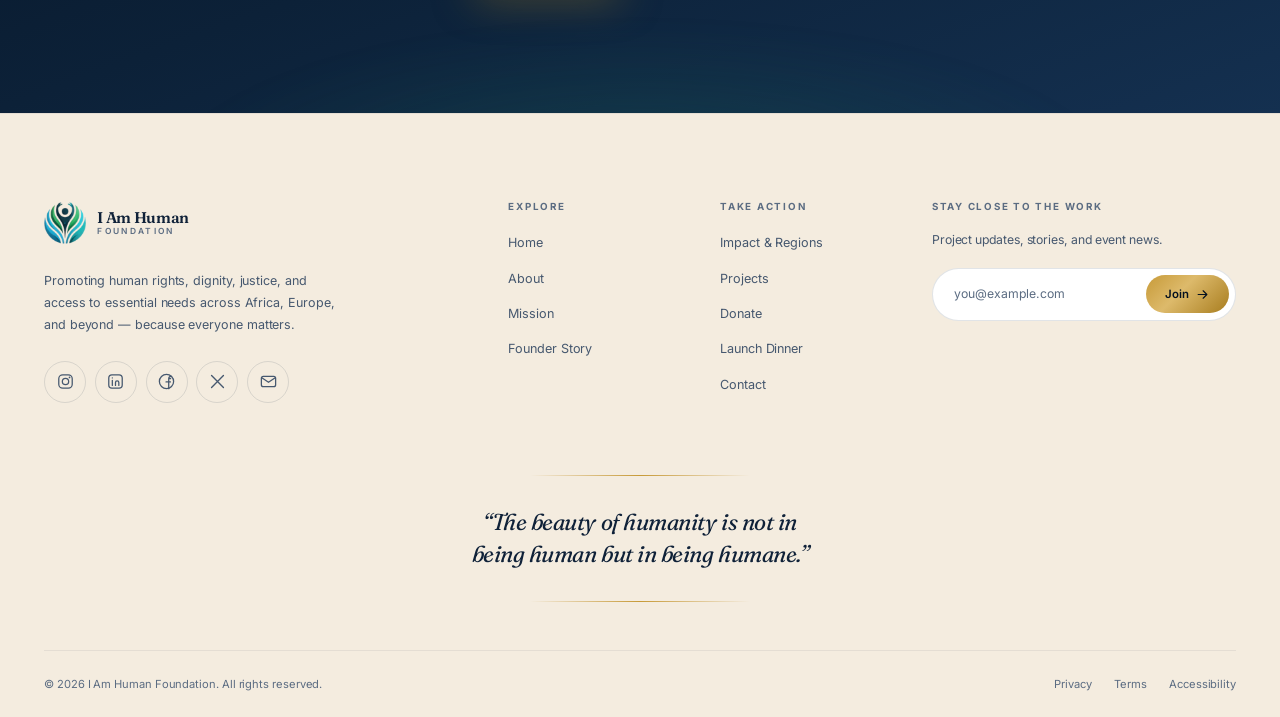
<file: contact.html>
<!DOCTYPE html>
<html lang="en" data-theme="light">
<head>
<meta charset="utf-8">
<meta name="viewport" content="width=device-width, initial-scale=1, viewport-fit=cover">
<title>Contact — I Am Human Foundation</title>
<meta name="description" content="Get in touch with I Am Human Foundation about partnerships, media, donations, volunteering, or a situation that needs a voice.">
<meta name="theme-color" content="#FBF7F0" media="(prefers-color-scheme: light)">
<meta name="theme-color" content="#06101E" media="(prefers-color-scheme: dark)">

<meta property="og:type" content="website">
<meta property="og:title" content="Contact — I Am Human Foundation">
<meta property="og:description" content="Get in touch with I Am Human Foundation about partnerships, media, donations, volunteering, or a situation that needs a voice.">
<meta property="og:image" content="assets/logo-emblem.png">

<link rel="icon" href="assets/logo-emblem.png" type="image/png" sizes="any">
<link rel="apple-touch-icon" href="assets/logo-emblem.png">

<link rel="preconnect" href="https://fonts.googleapis.com">
<link rel="preconnect" href="https://fonts.gstatic.com" crossorigin>
<link rel="stylesheet" href="https://fonts.googleapis.com/css2?family=Fraunces:opsz,wght@9..144,300;9..144,400;9..144,500;9..144,600;9..144,700&family=Inter:wght@300;400;500;600;700&display=swap">
<link rel="stylesheet" href="styles.css">

<!-- Set theme before paint to avoid a flash of the wrong palette -->
<script>
(function () {
  try {
    var stored = localStorage.getItem('iah-theme');
    var system = matchMedia('(prefers-color-scheme: dark)').matches ? 'dark' : 'light';
    document.documentElement.setAttribute('data-theme', stored || system);
  } catch (e) {}
})();
</script>
</head>

<body data-page="contact">
<a class="skip-link" href="#main">Skip to main content</a>

<!-- ============ ICON + ART SPRITE (identical on every page) ============ -->
<svg class="sprite" aria-hidden="true" focusable="false" xmlns="http://www.w3.org/2000/svg">
  <defs>
    <symbol id="i-arrow" viewBox="0 0 24 24"><path d="M5 12h14M13 6l6 6-6 6" fill="none" stroke="currentColor" stroke-width="1.8" stroke-linecap="round" stroke-linejoin="round"/></symbol>
    <symbol id="i-caret" viewBox="0 0 24 24"><path d="m6 9.5 6 6 6-6" fill="none" stroke="currentColor" stroke-width="2" stroke-linecap="round" stroke-linejoin="round"/></symbol>
    <symbol id="i-external" viewBox="0 0 24 24"><path d="M14 4h6v6M20 4l-8.5 8.5" fill="none" stroke="currentColor" stroke-width="1.7" stroke-linecap="round" stroke-linejoin="round"/><path d="M18 14.5V19a1.5 1.5 0 0 1-1.5 1.5h-11A1.5 1.5 0 0 1 4 19V8a1.5 1.5 0 0 1 1.5-1.5H10" fill="none" stroke="currentColor" stroke-width="1.7" stroke-linecap="round"/></symbol>
    <symbol id="i-heart" viewBox="0 0 24 24"><path d="M12 20s-7-4.6-7-9.4A4.1 4.1 0 0 1 12 8a4.1 4.1 0 0 1 7 2.6C19 15.4 12 20 12 20Z" fill="none" stroke="currentColor" stroke-width="1.7" stroke-linejoin="round"/></symbol>
    <symbol id="i-calendar" viewBox="0 0 24 24"><rect x="3.5" y="5" width="17" height="15.5" rx="2.5" fill="none" stroke="currentColor" stroke-width="1.6"/><path d="M3.5 9.8h17M8.5 3v4M15.5 3v4" fill="none" stroke="currentColor" stroke-width="1.6" stroke-linecap="round"/></symbol>
    <symbol id="i-dinner" viewBox="0 0 24 24"><path d="M4 4v6a2.5 2.5 0 0 0 5 0V4M6.5 12.5V21M19 4c-1.6 1-2.4 2.7-2.4 5s.6 3 1.6 3.4V21" fill="none" stroke="currentColor" stroke-width="1.6" stroke-linecap="round" stroke-linejoin="round"/></symbol>
    <symbol id="i-music" viewBox="0 0 24 24"><path d="M9 18V6l10-2v12" fill="none" stroke="currentColor" stroke-width="1.6" stroke-linejoin="round"/><circle cx="6.5" cy="18" r="2.5" fill="none" stroke="currentColor" stroke-width="1.6"/><circle cx="16.5" cy="16" r="2.5" fill="none" stroke="currentColor" stroke-width="1.6"/></symbol>
    <symbol id="i-hands" viewBox="0 0 24 24"><path d="M12 21s-6-3.2-6-8V7.5L12 5l6 2.5V13c0 4.8-6 8-6 8Z" fill="none" stroke="currentColor" stroke-width="1.6" stroke-linejoin="round"/><path d="M9.5 12.3 11.4 14l3.3-3.4" fill="none" stroke="currentColor" stroke-width="1.6" stroke-linecap="round" stroke-linejoin="round"/></symbol>
    <symbol id="i-scales" viewBox="0 0 24 24"><path d="M12 4v16M6 20h12M4 9h6M14 9h6M7 9l-3 5.2a3.2 3.2 0 0 0 6 0Zm10 0-3 5.2a3.2 3.2 0 0 0 6 0Z" fill="none" stroke="currentColor" stroke-width="1.5" stroke-linecap="round" stroke-linejoin="round"/><circle cx="12" cy="4.6" r="1.6" fill="none" stroke="currentColor" stroke-width="1.5"/></symbol>
    <symbol id="i-drop" viewBox="0 0 24 24"><path d="M12 3.5c3.4 4 6 6.9 6 10a6 6 0 0 1-12 0c0-3.1 2.6-6 6-10Z" fill="none" stroke="currentColor" stroke-width="1.6" stroke-linejoin="round"/><path d="M9 14a3 3 0 0 0 3 3" fill="none" stroke="currentColor" stroke-width="1.6" stroke-linecap="round"/></symbol>
    <symbol id="i-people" viewBox="0 0 24 24"><circle cx="9" cy="8" r="3.2" fill="none" stroke="currentColor" stroke-width="1.6"/><path d="M3 20a6 6 0 0 1 12 0" fill="none" stroke="currentColor" stroke-width="1.6" stroke-linecap="round"/><path d="M16 5.4a3.2 3.2 0 0 1 0 5.2M17.5 14.6A5.6 5.6 0 0 1 21 20" fill="none" stroke="currentColor" stroke-width="1.6" stroke-linecap="round"/></symbol>
    <symbol id="i-compass" viewBox="0 0 24 24"><circle cx="12" cy="12" r="8.6" fill="none" stroke="currentColor" stroke-width="1.6"/><path d="m15.2 8.8-1.8 4.6-4.6 1.8 1.8-4.6Z" fill="none" stroke="currentColor" stroke-width="1.6" stroke-linejoin="round"/></symbol>
    <symbol id="i-bank" viewBox="0 0 24 24"><path d="M3.5 9.5 12 4.5l8.5 5M5 9.5v8M9.5 9.5v8M14.5 9.5v8M19 9.5v8M3 20.5h18" fill="none" stroke="currentColor" stroke-width="1.6" stroke-linecap="round" stroke-linejoin="round"/></symbol>
    <symbol id="i-ticket" viewBox="0 0 24 24"><path d="M3 8.5A2 2 0 0 1 5 6.5h14a2 2 0 0 1 2 2V10a2 2 0 0 0 0 4v1.5a2 2 0 0 1-2 2H5a2 2 0 0 1-2-2V14a2 2 0 0 0 0-4Z" fill="none" stroke="currentColor" stroke-width="1.6" stroke-linejoin="round"/><path d="M14 7v10" fill="none" stroke="currentColor" stroke-width="1.6" stroke-dasharray="2 2.6"/></symbol>
    <symbol id="i-globe" viewBox="0 0 24 24"><circle cx="12" cy="12" r="8.6" fill="none" stroke="currentColor" stroke-width="1.6"/><path d="M3.4 12h17.2M12 3.4c2.4 2.4 3.6 5.3 3.6 8.6S14.4 18.2 12 20.6c-2.4-2.4-3.6-5.3-3.6-8.6S9.6 5.8 12 3.4Z" fill="none" stroke="currentColor" stroke-width="1.6"/></symbol>
    <symbol id="i-copy" viewBox="0 0 24 24"><rect x="9" y="9" width="11" height="11" rx="2.2" fill="none" stroke="currentColor" stroke-width="1.6"/><path d="M15 6.2A2.2 2.2 0 0 0 12.8 4H6.2A2.2 2.2 0 0 0 4 6.2v6.6A2.2 2.2 0 0 0 6.2 15" fill="none" stroke="currentColor" stroke-width="1.6" stroke-linecap="round"/></symbol>
    <symbol id="i-check" viewBox="0 0 24 24"><path d="m5 12.8 4.4 4.2L19 7.2" fill="none" stroke="currentColor" stroke-width="2" stroke-linecap="round" stroke-linejoin="round"/></symbol>
    <symbol id="i-sun" viewBox="0 0 24 24"><circle cx="12" cy="12" r="4.2" fill="none" stroke="currentColor" stroke-width="1.7"/><path d="M12 2.6v2.2M12 19.2v2.2M2.6 12h2.2M19.2 12h2.2M5.3 5.3l1.6 1.6M17.1 17.1l1.6 1.6M18.7 5.3l-1.6 1.6M6.9 17.1l-1.6 1.6" fill="none" stroke="currentColor" stroke-width="1.7" stroke-linecap="round"/></symbol>
    <symbol id="i-moon" viewBox="0 0 24 24"><path d="M20 14.2A8.4 8.4 0 0 1 9.8 4a8.4 8.4 0 1 0 10.2 10.2Z" fill="none" stroke="currentColor" stroke-width="1.7" stroke-linejoin="round"/></symbol>
    <symbol id="i-instagram" viewBox="0 0 24 24"><rect x="3.5" y="3.5" width="17" height="17" rx="5" fill="none" stroke="currentColor" stroke-width="1.6"/><circle cx="12" cy="12" r="4" fill="none" stroke="currentColor" stroke-width="1.6"/><circle cx="17.1" cy="6.9" r="1.1" fill="currentColor"/></symbol>
    <symbol id="i-linkedin" viewBox="0 0 24 24"><rect x="3.5" y="3.5" width="17" height="17" rx="4" fill="none" stroke="currentColor" stroke-width="1.6"/><path d="M8 10.5V17M8 7.4v.1M12 17v-3.6a2.1 2.1 0 0 1 4.2 0V17" fill="none" stroke="currentColor" stroke-width="1.6" stroke-linecap="round"/></symbol>
    <symbol id="i-facebook" viewBox="0 0 24 24"><path d="M14.8 8.4h2.4M14.8 21V8.6a3 3 0 0 1 3-3h.6M11.4 12.6h5.6" fill="none" stroke="currentColor" stroke-width="1.6" stroke-linecap="round"/><circle cx="12" cy="12" r="9" fill="none" stroke="currentColor" stroke-width="1.6"/></symbol>
    <symbol id="i-x" viewBox="0 0 24 24"><path d="M4.5 4.5 19.5 19.5M19.5 4.5 4.5 19.5" fill="none" stroke="currentColor" stroke-width="1.7" stroke-linecap="round"/></symbol>
    <symbol id="i-mail" viewBox="0 0 24 24"><rect x="3" y="5.5" width="18" height="13" rx="2.5" fill="none" stroke="currentColor" stroke-width="1.6"/><path d="m4 7.5 8 5.5 8-5.5" fill="none" stroke="currentColor" stroke-width="1.6" stroke-linecap="round" stroke-linejoin="round"/></symbol>
    <symbol id="i-menu" viewBox="0 0 24 24"><path d="M4 7h16M4 12h16M4 17h16" fill="none" stroke="currentColor" stroke-width="1.8" stroke-linecap="round"/></symbol>
    <symbol id="i-close" viewBox="0 0 24 24"><path d="M6 6l12 12M18 6 6 18" fill="none" stroke="currentColor" stroke-width="1.8" stroke-linecap="round"/></symbol>
    <symbol id="i-quote" viewBox="0 0 24 24"><path d="M10 6c-3.3 1.4-5 3.9-5 7.5V19h6v-6H7.6c.2-2.2 1.1-3.7 2.9-4.6Zm10 0c-3.3 1.4-5 3.9-5 7.5V19h6v-6h-3.4c.2-2.2 1.1-3.7 2.9-4.6Z" fill="currentColor"/></symbol>
    <symbol id="i-pin" viewBox="0 0 24 24"><path d="M12 21s7-5.6 7-11a7 7 0 1 0-14 0c0 5.4 7 11 7 11Z" fill="none" stroke="currentColor" stroke-width="1.6" stroke-linejoin="round"/><circle cx="12" cy="10" r="2.6" fill="none" stroke="currentColor" stroke-width="1.6"/></symbol>
    <symbol id="i-clock" viewBox="0 0 24 24"><circle cx="12" cy="12" r="8.6" fill="none" stroke="currentColor" stroke-width="1.6"/><path d="M12 7.2V12l3.2 2" fill="none" stroke="currentColor" stroke-width="1.6" stroke-linecap="round" stroke-linejoin="round"/></symbol>
    <symbol id="i-health" viewBox="0 0 24 24"><rect x="3.5" y="6" width="17" height="14" rx="3" fill="none" stroke="currentColor" stroke-width="1.6"/><path d="M9 6V4.5A1.5 1.5 0 0 1 10.5 3h3A1.5 1.5 0 0 1 15 4.5V6M12 10.4v5.4M9.3 13.1h5.4" fill="none" stroke="currentColor" stroke-width="1.6" stroke-linecap="round"/></symbol>
    <symbol id="i-book" viewBox="0 0 24 24"><path d="M4 5.5A1.5 1.5 0 0 1 5.5 4H10a2.5 2.5 0 0 1 2 1 2.5 2.5 0 0 1 2-1h4.5A1.5 1.5 0 0 1 20 5.5v12a1.5 1.5 0 0 1-1.5 1.5H14a2.5 2.5 0 0 0-2 1 2.5 2.5 0 0 0-2-1H5.5A1.5 1.5 0 0 1 4 17.5Z" fill="none" stroke="currentColor" stroke-width="1.6" stroke-linejoin="round"/><path d="M12 5v15" fill="none" stroke="currentColor" stroke-width="1.6"/></symbol>
    <symbol id="i-sparkle" viewBox="0 0 24 24"><path d="M12 3.5 13.9 9l5.6 1.9-5.6 1.9L12 18.4 10.1 12.8 4.5 10.9 10.1 9Z" fill="none" stroke="currentColor" stroke-width="1.5" stroke-linejoin="round"/><path d="M18.5 16.5 19.3 19l2.2.8-2.2.8-.8 2.4" fill="none" stroke="currentColor" stroke-width="1.4" stroke-linejoin="round"/></symbol>
    <symbol id="i-megaphone" viewBox="0 0 24 24"><path d="M4 10.5v3a1.5 1.5 0 0 0 1.5 1.5H8l6 4V5l-6 4H5.5A1.5 1.5 0 0 0 4 10.5Z" fill="none" stroke="currentColor" stroke-width="1.6" stroke-linejoin="round"/><path d="M17.5 9.2a4 4 0 0 1 0 5.6M8 15v4.5" fill="none" stroke="currentColor" stroke-width="1.6" stroke-linecap="round"/></symbol>

    <symbol id="art-figures" viewBox="0 0 400 300" preserveAspectRatio="xMidYMid slice">
      <g fill="currentColor">
        <circle cx="96" cy="150" r="26" opacity=".55"/><path d="M50 300c0-27 21-48 46-48s46 21 46 48Z" opacity=".55"/>
        <circle cx="200" cy="128" r="34" opacity=".8"/><path d="M141 300c0-34 27-61 59-61s59 27 59 61Z" opacity=".8"/>
        <circle cx="306" cy="156" r="24" opacity=".45"/><path d="M262 300c0-25 20-45 44-45s44 20 44 45Z" opacity=".45"/>
      </g>
    </symbol>
    <symbol id="art-water" viewBox="0 0 400 300" preserveAspectRatio="xMidYMid slice">
      <g fill="none" stroke="currentColor" stroke-width="10" stroke-linecap="round" opacity=".6">
        <path d="M-20 210c40-26 80-26 120 0s80 26 120 0 80-26 120 0"/>
        <path d="M-20 250c40-26 80-26 120 0s80 26 120 0 80-26 120 0" opacity=".6"/>
      </g>
      <path d="M200 60c30 40 48 62 48 84a48 48 0 1 1-96 0c0-22 18-44 48-84Z" fill="currentColor" opacity=".75"/>
    </symbol>
    <symbol id="art-learn" viewBox="0 0 400 300" preserveAspectRatio="xMidYMid slice">
      <g fill="currentColor" opacity=".7"><path d="M200 70 340 128 200 186 60 128Z"/></g>
      <g fill="none" stroke="currentColor" stroke-width="10" stroke-linecap="round" opacity=".55">
        <path d="M100 148v56c0 22 45 40 100 40s100-18 100-40v-56"/><path d="M330 140v70"/>
      </g>
    </symbol>
    <symbol id="art-justice" viewBox="0 0 400 300" preserveAspectRatio="xMidYMid slice">
      <g fill="none" stroke="currentColor" stroke-width="11" stroke-linecap="round" stroke-linejoin="round" opacity=".7">
        <path d="M200 54v206M120 260h160M104 108h192"/>
        <path d="m104 108-38 74a44 44 0 0 0 76 0Zm192 0-38 74a44 44 0 0 0 76 0Z"/>
      </g>
    </symbol>
    <symbol id="art-portrait" viewBox="0 0 400 520" preserveAspectRatio="xMidYMid slice">
      <g fill="currentColor"><circle cx="200" cy="196" r="86" opacity=".8"/><path d="M56 520c0-79 64-143 144-143s144 64 144 143Z" opacity=".8"/></g>
    </symbol>
  </defs>
</svg>

<div class="scroll-progress" aria-hidden="true"><span class="scroll-progress__bar" id="scrollBar"></span></div>
<!-- ============ HEADER (identical on every page) ============ -->
<header class="site-header" id="siteHeader">
  <div class="shell site-header__inner">
    <a class="brand" href="index.html" aria-label="I Am Human Foundation — home">
      <img class="brand__mark" src="assets/logo-emblem.png" alt="" width="128" height="128" decoding="async">
      <span class="brand__text">
        <span class="brand__name">I Am Human</span>
        <span class="brand__sub">Foundation</span>
      </span>
    </a>

    <nav class="nav" id="primaryNav" aria-label="Primary">
      <ul class="nav__list">
        <li class="nav__item">
          <a class="nav__link" href="index.html" data-nav="home">Home</a>
        </li>

        <li class="nav__item nav__item--has-menu">
          <a class="nav__link" href="about.html" data-nav="about">
            About
            <svg class="nav__caret" aria-hidden="true"><use href="#i-caret"/></svg>
          </a>
          <div class="submenu">
            <ul class="submenu__list">
              <li><a href="about.html" data-nav-page="about">
                <span class="submenu__ico"><svg aria-hidden="true"><use href="#i-people"/></svg></span>
                <span class="submenu__txt"><strong>Who We Are</strong><span>Our purpose, values and beliefs</span></span>
              </a></li>
              <li><a href="mission.html" data-nav-page="mission">
                <span class="submenu__ico"><svg aria-hidden="true"><use href="#i-compass"/></svg></span>
                <span class="submenu__txt"><strong>Our Mission</strong><span>The four pillars of our work</span></span>
              </a></li>
              <li><a href="founder.html" data-nav-page="founder">
                <span class="submenu__ico"><svg aria-hidden="true"><use href="#i-quote"/></svg></span>
                <span class="submenu__txt"><strong>Founder Story</strong><span>Shalimar Abbiusi, a voice for justice</span></span>
              </a></li>
            </ul>
          </div>
        </li>

        <li class="nav__item nav__item--has-menu">
          <a class="nav__link" href="impact.html" data-nav="work">
            Our Work
            <svg class="nav__caret" aria-hidden="true"><use href="#i-caret"/></svg>
          </a>
          <div class="submenu">
            <ul class="submenu__list">
              <li><a href="impact.html" data-nav-page="impact">
                <span class="submenu__ico"><svg aria-hidden="true"><use href="#i-globe"/></svg></span>
                <span class="submenu__txt"><strong>Impact &amp; Regions</strong><span>Africa, Europe and global advocacy</span></span>
              </a></li>
              <li><a href="projects.html" data-nav-page="projects">
                <span class="submenu__ico"><svg aria-hidden="true"><use href="#i-sparkle"/></svg></span>
                <span class="submenu__txt"><strong>Projects</strong><span>What we are building next</span></span>
              </a></li>
            </ul>
          </div>
        </li>

        <li class="nav__item nav__item--has-menu">
          <a class="nav__link" href="donate.html" data-nav="involved">
            Get Involved
            <svg class="nav__caret" aria-hidden="true"><use href="#i-caret"/></svg>
          </a>
          <div class="submenu">
            <ul class="submenu__list">
              <li><a href="donate.html" data-nav-page="donate">
                <span class="submenu__ico"><svg aria-hidden="true"><use href="#i-heart"/></svg></span>
                <span class="submenu__txt"><strong>Donate</strong><span>Bank transfer, GoFundMe or tickets</span></span>
              </a></li>
              <li><a href="launch-dinner.html" data-nav-page="launch">
                <span class="submenu__ico"><svg aria-hidden="true"><use href="#i-dinner"/></svg></span>
                <span class="submenu__txt"><strong>Launch Dinner</strong><span>Our official launch event</span></span>
              </a></li>
              <li><a href="contact.html" data-nav-page="contact">
                <span class="submenu__ico"><svg aria-hidden="true"><use href="#i-mail"/></svg></span>
                <span class="submenu__txt"><strong>Contact</strong><span>Partner, volunteer or say hello</span></span>
              </a></li>
            </ul>
          </div>
        </li>
      </ul>
    </nav>

    <div class="site-header__actions">
      <button class="theme-toggle" id="themeToggle" type="button" aria-label="Switch to dark theme" aria-pressed="false" title="Toggle theme">
        <span class="theme-toggle__track" aria-hidden="true">
          <span class="theme-toggle__thumb">
            <svg class="theme-toggle__icon theme-toggle__icon--sun"><use href="#i-sun"/></svg>
            <svg class="theme-toggle__icon theme-toggle__icon--moon"><use href="#i-moon"/></svg>
          </span>
        </span>
      </button>

      <a class="btn btn--gold btn--sm site-header__cta" href="donate.html">
        <svg class="btn__icon" aria-hidden="true"><use href="#i-heart"/></svg>
        Donate
      </a>

      <button class="menu-btn" id="menuBtn" type="button" aria-expanded="false" aria-controls="mobileMenu" aria-label="Open menu">
        <svg class="menu-btn__icon menu-btn__icon--open" aria-hidden="true"><use href="#i-menu"/></svg>
        <svg class="menu-btn__icon menu-btn__icon--close" aria-hidden="true"><use href="#i-close"/></svg>
      </button>
    </div>
  </div>
</header>

<!-- ============ MOBILE MENU (identical on every page) ============ -->
<div class="mobile-menu" id="mobileMenu" hidden>
  <nav class="mobile-menu__inner" aria-label="Mobile">
    <ul class="mobile-menu__list">
      <li><a href="index.html" data-nav-page="home"><span class="m-num">01</span>Home</a></li>
      <li>
        <a href="about.html" data-nav-page="about"><span class="m-num">02</span>About</a>
        <div class="mobile-menu__sub">
          <a href="about.html">Who We Are</a>
          <a href="mission.html">Our Mission</a>
          <a href="founder.html">Founder Story</a>
        </div>
      </li>
      <li>
        <a href="impact.html" data-nav-page="impact"><span class="m-num">03</span>Our Work</a>
        <div class="mobile-menu__sub">
          <a href="impact.html">Impact &amp; Regions</a>
          <a href="projects.html">Projects</a>
        </div>
      </li>
      <li>
        <a href="donate.html" data-nav-page="donate"><span class="m-num">04</span>Get Involved</a>
        <div class="mobile-menu__sub">
          <a href="donate.html">Donate</a>
          <a href="launch-dinner.html">Launch Dinner</a>
          <a href="contact.html">Contact</a>
        </div>
      </li>
    </ul>
    <div class="mobile-menu__foot">
      <a class="btn btn--gold btn--block" href="donate.html">Support Our Mission</a>
      <p class="mobile-menu__quote">“The beauty of humanity is not in being human, but in being humane.”</p>
    </div>
  </nav>
</div>

<main id="main">
  <section class="page-hero">
    <div class="page-hero__bg" aria-hidden="true"></div>
    <div class="shell page-hero__inner">
      <nav aria-label="Breadcrumb">
        <ol class="breadcrumb">
          <li><a href="index.html">Home</a></li>
          <li><a href="donate.html">Get Involved</a></li>
          <li><span aria-current="page">Contact</span></li>
        </ol>
      </nav>
      <p class="eyebrow eyebrow--light reveal" data-reveal><span class="eyebrow__dot" aria-hidden="true"></span> Contact</p>
      <h1 class="page-hero__title reveal" data-reveal data-reveal-delay="1">Join Our <em>Movement</em></h1>
      <p class="page-hero__lede reveal" data-reveal data-reveal-delay="2">Whether you want to partner, volunteer, give, report a situation that needs attention, or simply understand the work better — we would like to hear from you.</p>
    </div>
  </section>

  <section class="section">
    <div class="shell split split--wide-text">
      <div class="split__body">
        <h2 class="h2 reveal" data-reveal>Send us a message</h2>
        <p class="prose reveal" data-reveal data-reveal-delay="1">
          Tell us what is on your mind and we will come back to you as soon as we can.
          If your message is urgent or concerns someone’s safety, please say so clearly.
        </p>

        <!-- BACKEND: connect this form to a handler (Formspree, Netlify Forms, or your own endpoint) -->
        <form class="form reveal" data-reveal data-reveal-delay="2" data-form="contact" action="#" method="post" novalidate style="margin-top:2rem">
          <div class="form__row">
            <div class="field">
              <label for="cName">Your name <span class="req" aria-hidden="true">*</span></label>
              <input id="cName" name="name" type="text" autocomplete="name" required>
            </div>
            <div class="field">
              <label for="cEmail">Email address <span class="req" aria-hidden="true">*</span></label>
              <input id="cEmail" name="email" type="email" autocomplete="email" required>
            </div>
          </div>
          <div class="field">
            <label for="cSubject">What is this about?</label>
            <select id="cSubject" name="subject">
              <option>General enquiry</option>
              <option>Partnership or sponsorship</option>
              <option>Donations and giving</option>
              <option>Launch Dinner and events</option>
              <option>Media and press</option>
              <option>Volunteering</option>
              <option>Reporting a human-rights concern</option>
            </select>
          </div>
          <div class="field">
            <label for="cMessage">Message <span class="req" aria-hidden="true">*</span></label>
            <textarea id="cMessage" name="message" required></textarea>
            <p class="field__hint">Please do not include sensitive personal details about a third party without their consent.</p>
          </div>
          <div>
            <button class="btn btn--gold" type="submit">
              Send message
              <svg class="btn__icon btn__icon--end" aria-hidden="true"><use href="#i-arrow"/></svg>
            </button>
          </div>
          <p class="form__msg" role="status" aria-live="polite"></p>
        </form>
      </div>

      <div class="split__media">
        <div class="info-panel reveal" data-reveal data-reveal-delay="2">
          <div class="info-row">
            <dt>Email</dt>
            <dd><a href="mailto:info@iamhumanfdn.org" style="color:var(--gold);font-weight:600">info@iamhumanfdn.org</a></dd>
          </div>
          <div class="info-row">
            <dt>Tickets &amp; events</dt>
            <dd><a href="https://iamhumanfdn.org/ticket-i-am-human-launch-dinner" target="_blank" rel="noopener noreferrer" style="color:var(--gold);font-weight:600;font-size:.95rem">Launch Dinner ticket page</a></dd>
          </div>
          <div class="info-row">
            <dt>Donations</dt>
            <dd style="font-size:.95rem;font-weight:400;color:var(--text-2)">Account name <strong style="color:var(--text)">I Am Human</strong><br>IBAN <strong style="color:var(--text)">BE74 9735 0897 5707</strong></dd>
          </div>
          <div class="info-row">
            <!-- TO CONFIRM: registered office address and telephone number -->
            <dt>Registered office</dt>
            <dd style="font-size:.92rem;font-weight:400;color:var(--text-3)">Address to be published.</dd>
          </div>
          <div class="info-row">
            <dt>Follow the work</dt>
            <dd>
              <ul class="socials" style="margin-top:.4rem" aria-label="Social media">
                <li><a href="#" aria-label="I Am Human Foundation on Instagram"><svg aria-hidden="true"><use href="#i-instagram"/></svg></a></li>
                <li><a href="#" aria-label="I Am Human Foundation on LinkedIn"><svg aria-hidden="true"><use href="#i-linkedin"/></svg></a></li>
                <li><a href="#" aria-label="I Am Human Foundation on Facebook"><svg aria-hidden="true"><use href="#i-facebook"/></svg></a></li>
                <li><a href="#" aria-label="I Am Human Foundation on X"><svg aria-hidden="true"><use href="#i-x"/></svg></a></li>
              </ul>
            </dd>
          </div>
        </div>
      </div>
    </div>
  </section>

  <section class="section band">
    <div class="shell">
      <header class="section-head section-head--center">
        <p class="eyebrow reveal" data-reveal><span class="eyebrow__dot" aria-hidden="true"></span> Get involved</p>
        <h2 class="h2 reveal" data-reveal data-reveal-delay="1">How you can be part of this</h2>
      </header>
      <ul class="grid-cards" style="margin-top: clamp(2.5rem, 5vw, 3.5rem)">
        <li class="card reveal" data-reveal data-reveal-delay="1">
          <span class="card__icon"><svg aria-hidden="true"><use href="#i-heart"/></svg></span>
          <h3 class="card__title">Give</h3>
          <p class="card__text">Bank transfer, GoFundMe, or a Launch Dinner ticket — every route supports the same work.</p>
          <div class="card__foot"><a class="card__link" href="donate.html">Ways to give <svg aria-hidden="true"><use href="#i-arrow"/></svg></a></div>
        </li>
        <li class="card reveal" data-reveal data-reveal-delay="2">
          <span class="card__icon"><svg aria-hidden="true"><use href="#i-hands"/></svg></span>
          <h3 class="card__title">Partner</h3>
          <p class="card__text">Organisations and businesses who want to put their weight behind human rights work.</p>
          <div class="card__foot"><a class="card__link" href="#main">Use the form <svg aria-hidden="true"><use href="#i-arrow"/></svg></a></div>
        </li>
        <li class="card reveal" data-reveal data-reveal-delay="3">
          <span class="card__icon"><svg aria-hidden="true"><use href="#i-people"/></svg></span>
          <h3 class="card__title">Volunteer</h3>
          <p class="card__text">Skills, time, or local knowledge. Tell us what you can offer and where you are.</p>
          <div class="card__foot"><a class="card__link" href="#main">Use the form <svg aria-hidden="true"><use href="#i-arrow"/></svg></a></div>
        </li>
        <li class="card reveal" data-reveal data-reveal-delay="4">
          <span class="card__icon"><svg aria-hidden="true"><use href="#i-megaphone"/></svg></span>
          <h3 class="card__title">Media &amp; press</h3>
          <p class="card__text">For interviews, statements, or information about the founder’s case and the foundation’s work.</p>
          <div class="card__foot"><a class="card__link" href="#main">Use the form <svg aria-hidden="true"><use href="#i-arrow"/></svg></a></div>
        </li>
      </ul>
    </div>
  </section>

  <section class="section band--sunk">
    <div class="shell">
      <header class="section-head section-head--center">
        <p class="eyebrow reveal" data-reveal><span class="eyebrow__dot" aria-hidden="true"></span> Join us</p>
        <h2 class="h2 reveal" data-reveal data-reveal-delay="1">There is <em>room for you</em> in this</h2>
        <p class="section-head__lede reveal" data-reveal data-reveal-delay="2">Partners, volunteers, fundraisers and supporters make every one of these days possible.</p>
      </header>
      <div class="gallery reveal" data-reveal data-reveal-delay="2">
        <figure class="gallery__item">
          <img src="assets/photos/p24.jpg" alt="Shalimar Abbiusi and a trader talking at a fabric stall" width="1080" height="720" loading="lazy" decoding="async">
          <figcaption>A conversation at a market stall</figcaption>
        </figure>
        <figure class="gallery__item gallery__item--h2">
          <img src="assets/photos/p30.jpg" alt="Shalimar Abbiusi carrying bags of supplies during a distribution" width="720" height="1080" loading="lazy" decoding="async">
          <figcaption>Supplies ready for distribution</figcaption>
        </figure>
        <figure class="gallery__item">
          <img src="assets/photos/p48.jpg" alt="Shalimar Abbiusi meeting a woman carrying her baby" width="1200" height="802" loading="lazy" decoding="async">
          <figcaption>Meeting a mother and her child</figcaption>
        </figure>
        <figure class="gallery__item gallery__item--w2">
          <img src="assets/photos/p64.jpg" alt="Shalimar Abbiusi speaking with a man during a street outreach" width="1200" height="799" loading="lazy" decoding="async">
          <figcaption>A street outreach under way</figcaption>
        </figure>
        <figure class="gallery__item gallery__item--w2">
          <img src="assets/photos/p67.jpg" alt="A child eating during a street food distribution" width="1200" height="799" loading="lazy" decoding="async">
          <figcaption>A child during a food distribution</figcaption>
        </figure>
        <figure class="gallery__item gallery__item--w2">
          <img src="assets/photos/p69.jpg" alt="People gathered on a street during an outreach visit" width="1200" height="799" loading="lazy" decoding="async">
          <figcaption>The neighbourhood turning out</figcaption>
        </figure>
        <figure class="gallery__item gallery__item--w2">
          <img src="assets/photos/p72.jpg" alt="Shalimar Abbiusi walking with her team through a neighbourhood" width="1200" height="799" loading="lazy" decoding="async">
          <figcaption>Walking with the team</figcaption>
        </figure>
      </div>
    </div>
  </section>

  <section class="section cta-band">
    <div class="cta-band__bg" aria-hidden="true"></div>
    <div class="shell cta-band__inner">
      <h2 class="cta-band__title reveal" data-reveal>Together, we can build a world where <em>no one is left behind.</em></h2>
      <p class="cta-band__text reveal" data-reveal data-reveal-delay="1">Stand for dignity. Stand for justice. Stand for humanity.</p>
      <div class="cta-band__actions reveal" data-reveal data-reveal-delay="2">
        <a class="btn btn--gold btn--lg" href="donate.html">
          Donate Now
          <svg class="btn__icon btn__icon--end" aria-hidden="true"><use href="#i-heart"/></svg>
        </a>
        <a class="btn btn--ghost-light btn--lg" href="about.html">Learn about us</a>
      </div>
    </div>
  </section>
</main>

<!-- ============ FOOTER (identical on every page) ============ -->
<footer class="footer" id="contact-footer">
  <div class="shell footer__grid">
    <div class="footer__brand">
      <a class="brand brand--footer" href="index.html" aria-label="I Am Human Foundation — home">
        <img class="brand__mark" src="assets/logo-emblem.png" alt="" width="128" height="128" loading="lazy" decoding="async">
        <span class="brand__text">
          <span class="brand__name">I Am Human</span>
          <span class="brand__sub">Foundation</span>
        </span>
      </a>
      <p class="footer__mission">
        Promoting human rights, dignity, justice, and access to essential needs across Africa,
        Europe, and beyond — because everyone matters.
      </p>
      <ul class="socials" aria-label="Social media">
        <li><a href="#" aria-label="I Am Human Foundation on Instagram"><svg aria-hidden="true"><use href="#i-instagram"/></svg></a></li>
        <li><a href="#" aria-label="I Am Human Foundation on LinkedIn"><svg aria-hidden="true"><use href="#i-linkedin"/></svg></a></li>
        <li><a href="#" aria-label="I Am Human Foundation on Facebook"><svg aria-hidden="true"><use href="#i-facebook"/></svg></a></li>
        <li><a href="#" aria-label="I Am Human Foundation on X"><svg aria-hidden="true"><use href="#i-x"/></svg></a></li>
        <li><a href="mailto:info@iamhumanfdn.org" aria-label="Email I Am Human Foundation"><svg aria-hidden="true"><use href="#i-mail"/></svg></a></li>
      </ul>
    </div>

    <nav class="footer__nav" aria-label="Footer">
      <div class="footer__col">
        <h2 class="footer__heading">Explore</h2>
        <ul>
          <li><a href="index.html">Home</a></li>
          <li><a href="about.html">About</a></li>
          <li><a href="mission.html">Mission</a></li>
          <li><a href="founder.html">Founder Story</a></li>
        </ul>
      </div>
      <div class="footer__col">
        <h2 class="footer__heading">Take action</h2>
        <ul>
          <li><a href="impact.html">Impact &amp; Regions</a></li>
          <li><a href="projects.html">Projects</a></li>
          <li><a href="donate.html">Donate</a></li>
          <li><a href="launch-dinner.html">Launch Dinner</a></li>
          <li><a href="contact.html">Contact</a></li>
        </ul>
      </div>
      <div class="footer__col footer__col--wide">
        <h2 class="footer__heading">Stay close to the work</h2>
        <p class="footer__note">Project updates, stories, and event news. <!-- CMS: connect to newsletter provider --></p>
        <form class="subscribe" action="#" method="post" novalidate>
          <label class="sr-only" for="subEmail">Email address</label>
          <input class="subscribe__input" id="subEmail" name="email" type="email" placeholder="you@example.com" autocomplete="email" required>
          <button class="subscribe__btn" type="submit">
            <span>Join</span>
            <svg aria-hidden="true"><use href="#i-arrow"/></svg>
          </button>
        </form>
        <p class="subscribe__msg" id="subMsg" role="status" aria-live="polite"></p>
      </div>
    </nav>
  </div>

  <p class="footer__quote">“The beauty of humanity is not in being human but in being humane.”</p>

  <div class="shell footer__bar">
    <p>© <span id="year">2024</span> I Am Human Foundation. All rights reserved.</p>
    <ul class="footer__legal">
      <li><a href="#">Privacy</a></li>
      <li><a href="#">Terms</a></li>
      <li><a href="#">Accessibility</a></li>
    </ul>
  </div>
</footer>

<!-- ============ MOBILE FLOATING DONATE CTA ============ -->
<div class="float-cta" id="floatCta">
  <a class="float-cta__btn" href="donate.html">
    <svg aria-hidden="true"><use href="#i-heart"/></svg>
    <span>Donate</span>
  </a>
  <a class="float-cta__btn float-cta__btn--alt" href="https://iamhumanfdn.org/ticket-i-am-human-launch-dinner" target="_blank" rel="noopener noreferrer">
    <svg aria-hidden="true"><use href="#i-ticket"/></svg>
    <span>Tickets</span>
  </a>
</div>

<div class="toast" id="toast" role="status" aria-live="polite"></div>

<script src="script.js"></script>
</body>
</html>
</file>
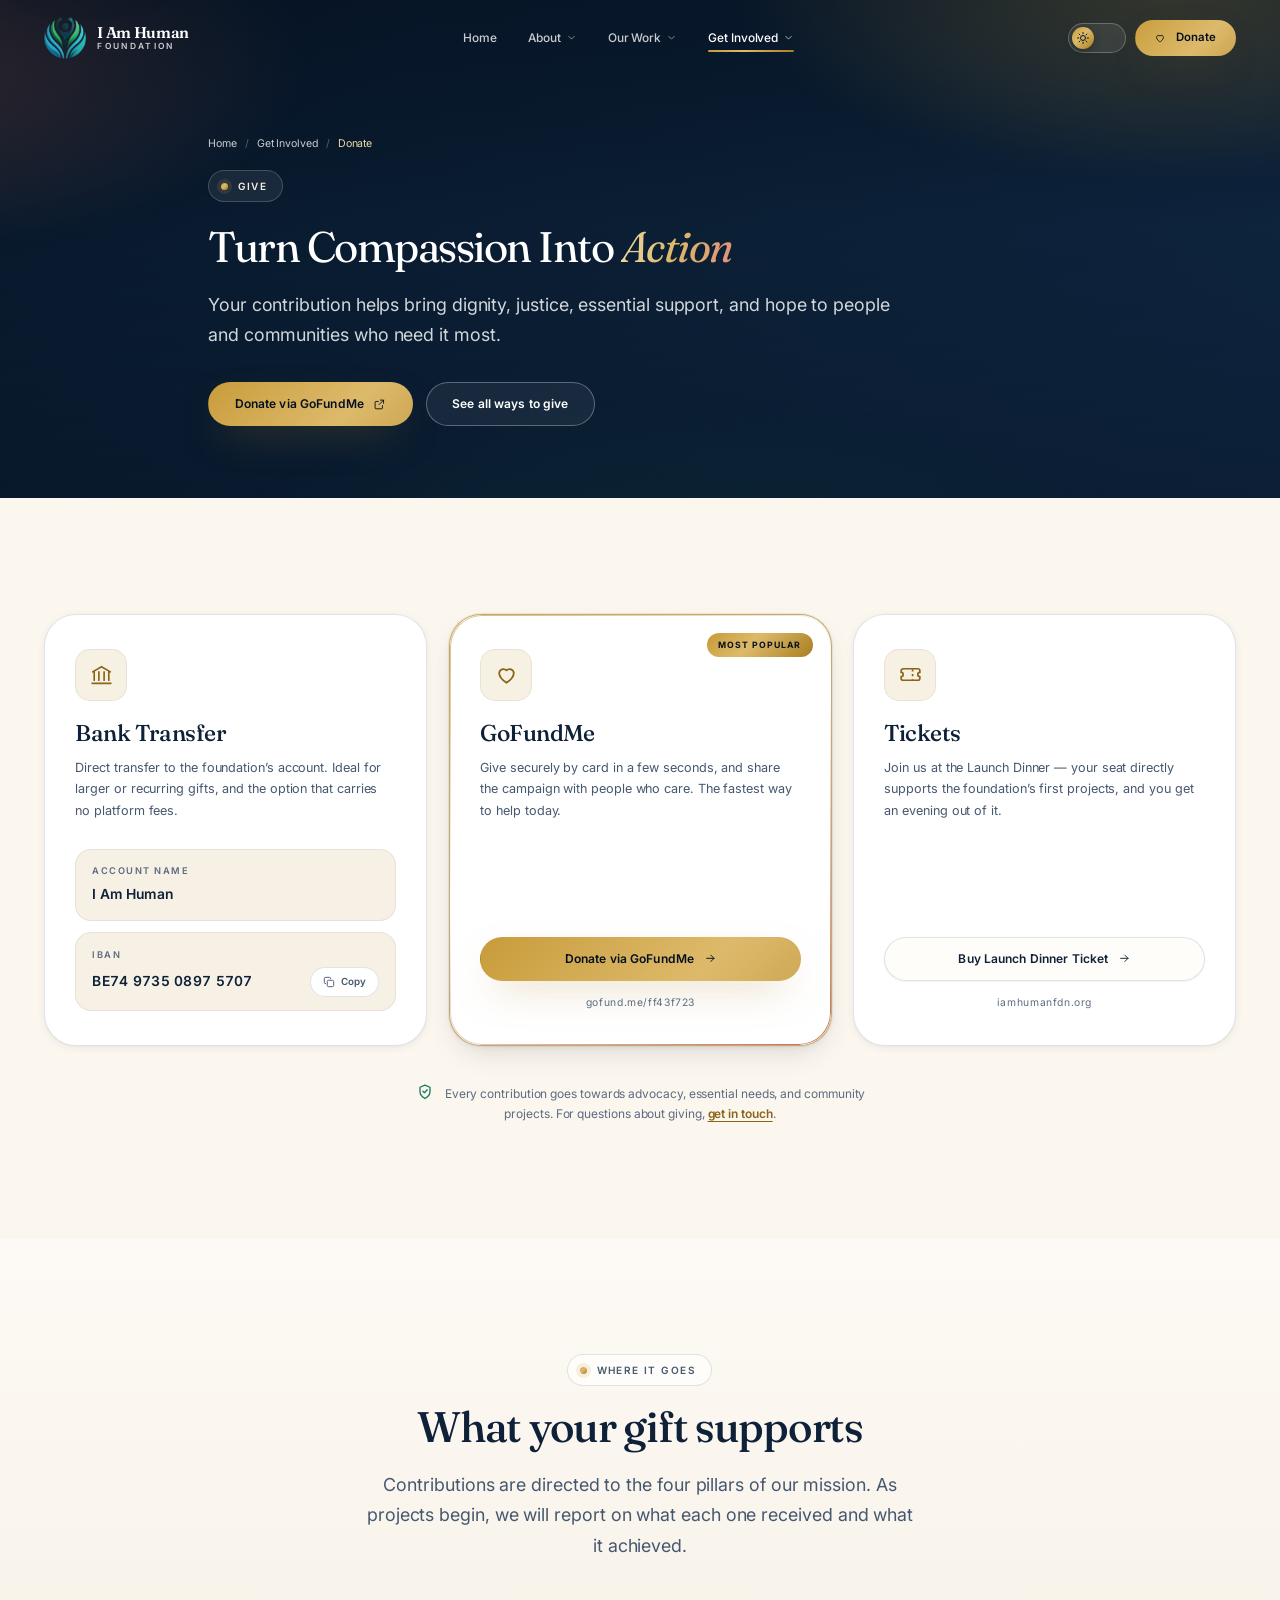
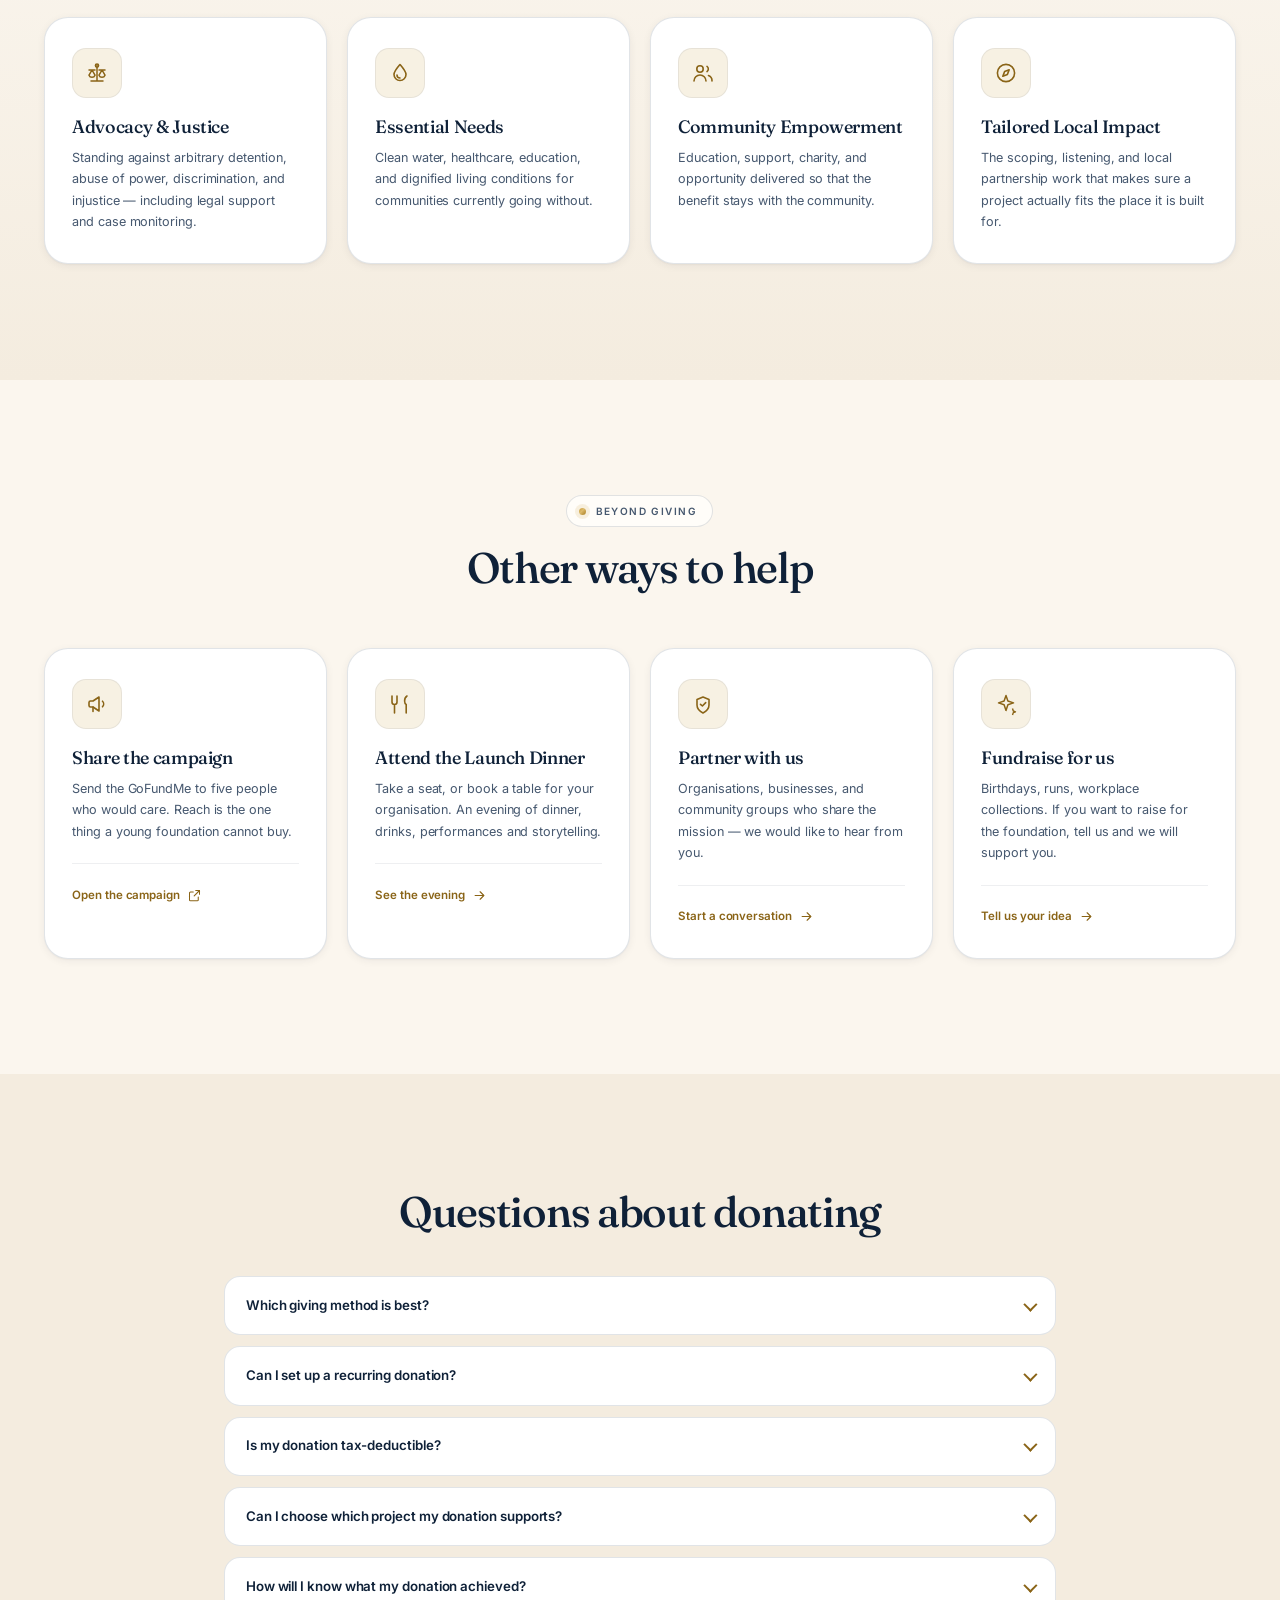
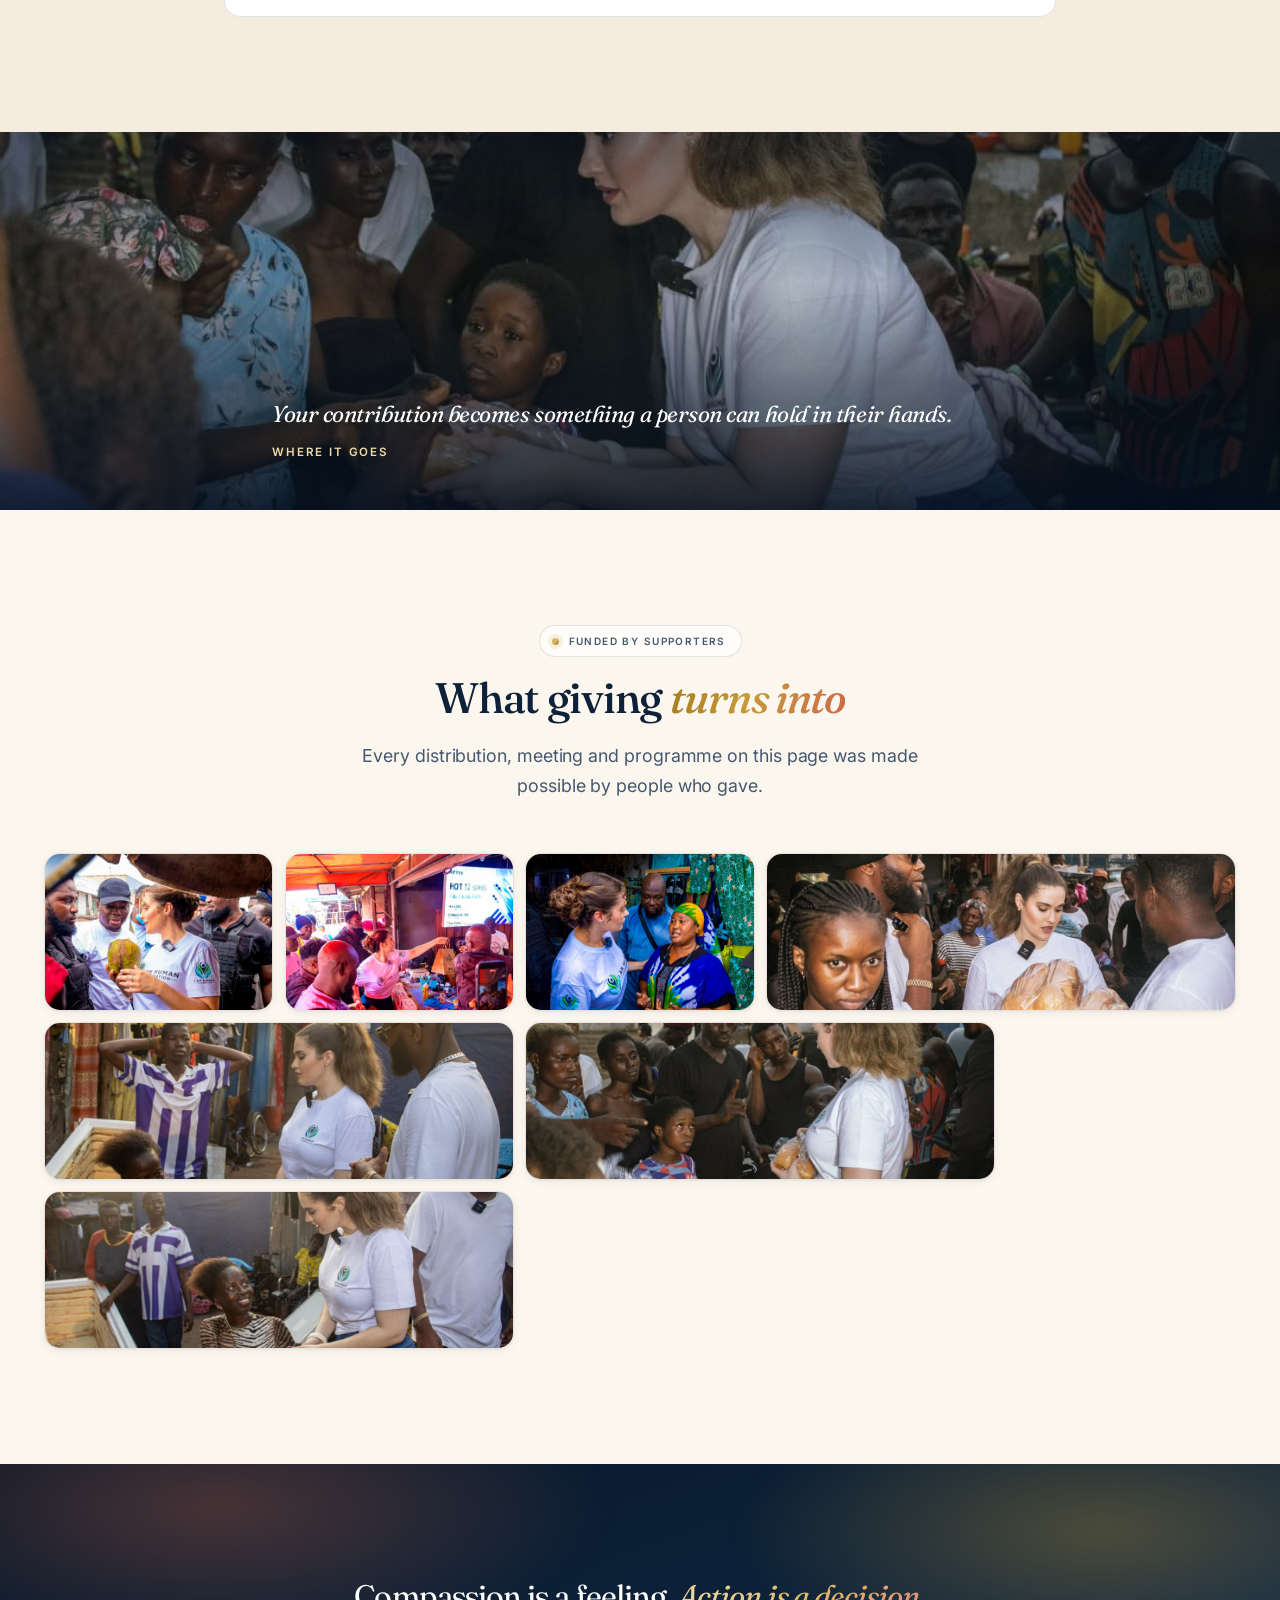
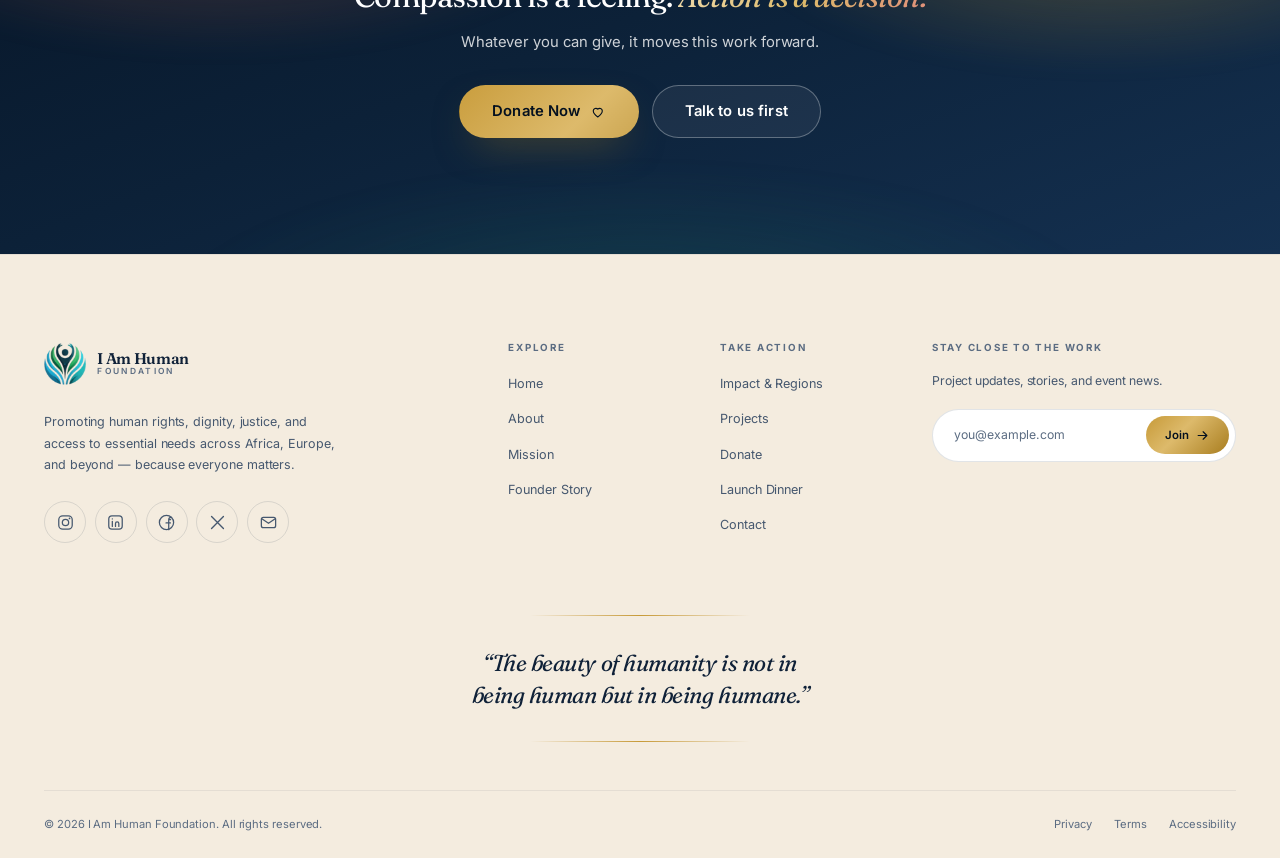
<file: donate.html>
<!DOCTYPE html>
<html lang="en" data-theme="light">
<head>
<meta charset="utf-8">
<meta name="viewport" content="width=device-width, initial-scale=1, viewport-fit=cover">
<title>Donate — I Am Human Foundation</title>
<meta name="description" content="Give by bank transfer, GoFundMe, or by buying a Launch Dinner ticket. Your contribution brings dignity, justice, and essential support to people who need it most.">
<meta name="theme-color" content="#FBF7F0" media="(prefers-color-scheme: light)">
<meta name="theme-color" content="#06101E" media="(prefers-color-scheme: dark)">

<meta property="og:type" content="website">
<meta property="og:title" content="Donate — I Am Human Foundation">
<meta property="og:description" content="Give by bank transfer, GoFundMe, or by buying a Launch Dinner ticket. Your contribution brings dignity, justice, and essential support to people who need it most.">
<meta property="og:image" content="assets/logo-emblem.png">

<link rel="icon" href="assets/logo-emblem.png" type="image/png" sizes="any">
<link rel="apple-touch-icon" href="assets/logo-emblem.png">

<link rel="preconnect" href="https://fonts.googleapis.com">
<link rel="preconnect" href="https://fonts.gstatic.com" crossorigin>
<link rel="stylesheet" href="https://fonts.googleapis.com/css2?family=Fraunces:opsz,wght@9..144,300;9..144,400;9..144,500;9..144,600;9..144,700&family=Inter:wght@300;400;500;600;700&display=swap">
<link rel="stylesheet" href="styles.css">

<!-- Set theme before paint to avoid a flash of the wrong palette -->
<script>
(function () {
  try {
    var stored = localStorage.getItem('iah-theme');
    var system = matchMedia('(prefers-color-scheme: dark)').matches ? 'dark' : 'light';
    document.documentElement.setAttribute('data-theme', stored || system);
  } catch (e) {}
})();
</script>
</head>

<body data-page="donate">
<a class="skip-link" href="#main">Skip to main content</a>

<!-- ============ ICON + ART SPRITE (identical on every page) ============ -->
<svg class="sprite" aria-hidden="true" focusable="false" xmlns="http://www.w3.org/2000/svg">
  <defs>
    <symbol id="i-arrow" viewBox="0 0 24 24"><path d="M5 12h14M13 6l6 6-6 6" fill="none" stroke="currentColor" stroke-width="1.8" stroke-linecap="round" stroke-linejoin="round"/></symbol>
    <symbol id="i-caret" viewBox="0 0 24 24"><path d="m6 9.5 6 6 6-6" fill="none" stroke="currentColor" stroke-width="2" stroke-linecap="round" stroke-linejoin="round"/></symbol>
    <symbol id="i-external" viewBox="0 0 24 24"><path d="M14 4h6v6M20 4l-8.5 8.5" fill="none" stroke="currentColor" stroke-width="1.7" stroke-linecap="round" stroke-linejoin="round"/><path d="M18 14.5V19a1.5 1.5 0 0 1-1.5 1.5h-11A1.5 1.5 0 0 1 4 19V8a1.5 1.5 0 0 1 1.5-1.5H10" fill="none" stroke="currentColor" stroke-width="1.7" stroke-linecap="round"/></symbol>
    <symbol id="i-heart" viewBox="0 0 24 24"><path d="M12 20s-7-4.6-7-9.4A4.1 4.1 0 0 1 12 8a4.1 4.1 0 0 1 7 2.6C19 15.4 12 20 12 20Z" fill="none" stroke="currentColor" stroke-width="1.7" stroke-linejoin="round"/></symbol>
    <symbol id="i-calendar" viewBox="0 0 24 24"><rect x="3.5" y="5" width="17" height="15.5" rx="2.5" fill="none" stroke="currentColor" stroke-width="1.6"/><path d="M3.5 9.8h17M8.5 3v4M15.5 3v4" fill="none" stroke="currentColor" stroke-width="1.6" stroke-linecap="round"/></symbol>
    <symbol id="i-dinner" viewBox="0 0 24 24"><path d="M4 4v6a2.5 2.5 0 0 0 5 0V4M6.5 12.5V21M19 4c-1.6 1-2.4 2.7-2.4 5s.6 3 1.6 3.4V21" fill="none" stroke="currentColor" stroke-width="1.6" stroke-linecap="round" stroke-linejoin="round"/></symbol>
    <symbol id="i-music" viewBox="0 0 24 24"><path d="M9 18V6l10-2v12" fill="none" stroke="currentColor" stroke-width="1.6" stroke-linejoin="round"/><circle cx="6.5" cy="18" r="2.5" fill="none" stroke="currentColor" stroke-width="1.6"/><circle cx="16.5" cy="16" r="2.5" fill="none" stroke="currentColor" stroke-width="1.6"/></symbol>
    <symbol id="i-hands" viewBox="0 0 24 24"><path d="M12 21s-6-3.2-6-8V7.5L12 5l6 2.5V13c0 4.8-6 8-6 8Z" fill="none" stroke="currentColor" stroke-width="1.6" stroke-linejoin="round"/><path d="M9.5 12.3 11.4 14l3.3-3.4" fill="none" stroke="currentColor" stroke-width="1.6" stroke-linecap="round" stroke-linejoin="round"/></symbol>
    <symbol id="i-scales" viewBox="0 0 24 24"><path d="M12 4v16M6 20h12M4 9h6M14 9h6M7 9l-3 5.2a3.2 3.2 0 0 0 6 0Zm10 0-3 5.2a3.2 3.2 0 0 0 6 0Z" fill="none" stroke="currentColor" stroke-width="1.5" stroke-linecap="round" stroke-linejoin="round"/><circle cx="12" cy="4.6" r="1.6" fill="none" stroke="currentColor" stroke-width="1.5"/></symbol>
    <symbol id="i-drop" viewBox="0 0 24 24"><path d="M12 3.5c3.4 4 6 6.9 6 10a6 6 0 0 1-12 0c0-3.1 2.6-6 6-10Z" fill="none" stroke="currentColor" stroke-width="1.6" stroke-linejoin="round"/><path d="M9 14a3 3 0 0 0 3 3" fill="none" stroke="currentColor" stroke-width="1.6" stroke-linecap="round"/></symbol>
    <symbol id="i-people" viewBox="0 0 24 24"><circle cx="9" cy="8" r="3.2" fill="none" stroke="currentColor" stroke-width="1.6"/><path d="M3 20a6 6 0 0 1 12 0" fill="none" stroke="currentColor" stroke-width="1.6" stroke-linecap="round"/><path d="M16 5.4a3.2 3.2 0 0 1 0 5.2M17.5 14.6A5.6 5.6 0 0 1 21 20" fill="none" stroke="currentColor" stroke-width="1.6" stroke-linecap="round"/></symbol>
    <symbol id="i-compass" viewBox="0 0 24 24"><circle cx="12" cy="12" r="8.6" fill="none" stroke="currentColor" stroke-width="1.6"/><path d="m15.2 8.8-1.8 4.6-4.6 1.8 1.8-4.6Z" fill="none" stroke="currentColor" stroke-width="1.6" stroke-linejoin="round"/></symbol>
    <symbol id="i-bank" viewBox="0 0 24 24"><path d="M3.5 9.5 12 4.5l8.5 5M5 9.5v8M9.5 9.5v8M14.5 9.5v8M19 9.5v8M3 20.5h18" fill="none" stroke="currentColor" stroke-width="1.6" stroke-linecap="round" stroke-linejoin="round"/></symbol>
    <symbol id="i-ticket" viewBox="0 0 24 24"><path d="M3 8.5A2 2 0 0 1 5 6.5h14a2 2 0 0 1 2 2V10a2 2 0 0 0 0 4v1.5a2 2 0 0 1-2 2H5a2 2 0 0 1-2-2V14a2 2 0 0 0 0-4Z" fill="none" stroke="currentColor" stroke-width="1.6" stroke-linejoin="round"/><path d="M14 7v10" fill="none" stroke="currentColor" stroke-width="1.6" stroke-dasharray="2 2.6"/></symbol>
    <symbol id="i-globe" viewBox="0 0 24 24"><circle cx="12" cy="12" r="8.6" fill="none" stroke="currentColor" stroke-width="1.6"/><path d="M3.4 12h17.2M12 3.4c2.4 2.4 3.6 5.3 3.6 8.6S14.4 18.2 12 20.6c-2.4-2.4-3.6-5.3-3.6-8.6S9.6 5.8 12 3.4Z" fill="none" stroke="currentColor" stroke-width="1.6"/></symbol>
    <symbol id="i-copy" viewBox="0 0 24 24"><rect x="9" y="9" width="11" height="11" rx="2.2" fill="none" stroke="currentColor" stroke-width="1.6"/><path d="M15 6.2A2.2 2.2 0 0 0 12.8 4H6.2A2.2 2.2 0 0 0 4 6.2v6.6A2.2 2.2 0 0 0 6.2 15" fill="none" stroke="currentColor" stroke-width="1.6" stroke-linecap="round"/></symbol>
    <symbol id="i-check" viewBox="0 0 24 24"><path d="m5 12.8 4.4 4.2L19 7.2" fill="none" stroke="currentColor" stroke-width="2" stroke-linecap="round" stroke-linejoin="round"/></symbol>
    <symbol id="i-sun" viewBox="0 0 24 24"><circle cx="12" cy="12" r="4.2" fill="none" stroke="currentColor" stroke-width="1.7"/><path d="M12 2.6v2.2M12 19.2v2.2M2.6 12h2.2M19.2 12h2.2M5.3 5.3l1.6 1.6M17.1 17.1l1.6 1.6M18.7 5.3l-1.6 1.6M6.9 17.1l-1.6 1.6" fill="none" stroke="currentColor" stroke-width="1.7" stroke-linecap="round"/></symbol>
    <symbol id="i-moon" viewBox="0 0 24 24"><path d="M20 14.2A8.4 8.4 0 0 1 9.8 4a8.4 8.4 0 1 0 10.2 10.2Z" fill="none" stroke="currentColor" stroke-width="1.7" stroke-linejoin="round"/></symbol>
    <symbol id="i-instagram" viewBox="0 0 24 24"><rect x="3.5" y="3.5" width="17" height="17" rx="5" fill="none" stroke="currentColor" stroke-width="1.6"/><circle cx="12" cy="12" r="4" fill="none" stroke="currentColor" stroke-width="1.6"/><circle cx="17.1" cy="6.9" r="1.1" fill="currentColor"/></symbol>
    <symbol id="i-linkedin" viewBox="0 0 24 24"><rect x="3.5" y="3.5" width="17" height="17" rx="4" fill="none" stroke="currentColor" stroke-width="1.6"/><path d="M8 10.5V17M8 7.4v.1M12 17v-3.6a2.1 2.1 0 0 1 4.2 0V17" fill="none" stroke="currentColor" stroke-width="1.6" stroke-linecap="round"/></symbol>
    <symbol id="i-facebook" viewBox="0 0 24 24"><path d="M14.8 8.4h2.4M14.8 21V8.6a3 3 0 0 1 3-3h.6M11.4 12.6h5.6" fill="none" stroke="currentColor" stroke-width="1.6" stroke-linecap="round"/><circle cx="12" cy="12" r="9" fill="none" stroke="currentColor" stroke-width="1.6"/></symbol>
    <symbol id="i-x" viewBox="0 0 24 24"><path d="M4.5 4.5 19.5 19.5M19.5 4.5 4.5 19.5" fill="none" stroke="currentColor" stroke-width="1.7" stroke-linecap="round"/></symbol>
    <symbol id="i-mail" viewBox="0 0 24 24"><rect x="3" y="5.5" width="18" height="13" rx="2.5" fill="none" stroke="currentColor" stroke-width="1.6"/><path d="m4 7.5 8 5.5 8-5.5" fill="none" stroke="currentColor" stroke-width="1.6" stroke-linecap="round" stroke-linejoin="round"/></symbol>
    <symbol id="i-menu" viewBox="0 0 24 24"><path d="M4 7h16M4 12h16M4 17h16" fill="none" stroke="currentColor" stroke-width="1.8" stroke-linecap="round"/></symbol>
    <symbol id="i-close" viewBox="0 0 24 24"><path d="M6 6l12 12M18 6 6 18" fill="none" stroke="currentColor" stroke-width="1.8" stroke-linecap="round"/></symbol>
    <symbol id="i-quote" viewBox="0 0 24 24"><path d="M10 6c-3.3 1.4-5 3.9-5 7.5V19h6v-6H7.6c.2-2.2 1.1-3.7 2.9-4.6Zm10 0c-3.3 1.4-5 3.9-5 7.5V19h6v-6h-3.4c.2-2.2 1.1-3.7 2.9-4.6Z" fill="currentColor"/></symbol>
    <symbol id="i-pin" viewBox="0 0 24 24"><path d="M12 21s7-5.6 7-11a7 7 0 1 0-14 0c0 5.4 7 11 7 11Z" fill="none" stroke="currentColor" stroke-width="1.6" stroke-linejoin="round"/><circle cx="12" cy="10" r="2.6" fill="none" stroke="currentColor" stroke-width="1.6"/></symbol>
    <symbol id="i-clock" viewBox="0 0 24 24"><circle cx="12" cy="12" r="8.6" fill="none" stroke="currentColor" stroke-width="1.6"/><path d="M12 7.2V12l3.2 2" fill="none" stroke="currentColor" stroke-width="1.6" stroke-linecap="round" stroke-linejoin="round"/></symbol>
    <symbol id="i-health" viewBox="0 0 24 24"><rect x="3.5" y="6" width="17" height="14" rx="3" fill="none" stroke="currentColor" stroke-width="1.6"/><path d="M9 6V4.5A1.5 1.5 0 0 1 10.5 3h3A1.5 1.5 0 0 1 15 4.5V6M12 10.4v5.4M9.3 13.1h5.4" fill="none" stroke="currentColor" stroke-width="1.6" stroke-linecap="round"/></symbol>
    <symbol id="i-book" viewBox="0 0 24 24"><path d="M4 5.5A1.5 1.5 0 0 1 5.5 4H10a2.5 2.5 0 0 1 2 1 2.5 2.5 0 0 1 2-1h4.5A1.5 1.5 0 0 1 20 5.5v12a1.5 1.5 0 0 1-1.5 1.5H14a2.5 2.5 0 0 0-2 1 2.5 2.5 0 0 0-2-1H5.5A1.5 1.5 0 0 1 4 17.5Z" fill="none" stroke="currentColor" stroke-width="1.6" stroke-linejoin="round"/><path d="M12 5v15" fill="none" stroke="currentColor" stroke-width="1.6"/></symbol>
    <symbol id="i-sparkle" viewBox="0 0 24 24"><path d="M12 3.5 13.9 9l5.6 1.9-5.6 1.9L12 18.4 10.1 12.8 4.5 10.9 10.1 9Z" fill="none" stroke="currentColor" stroke-width="1.5" stroke-linejoin="round"/><path d="M18.5 16.5 19.3 19l2.2.8-2.2.8-.8 2.4" fill="none" stroke="currentColor" stroke-width="1.4" stroke-linejoin="round"/></symbol>
    <symbol id="i-megaphone" viewBox="0 0 24 24"><path d="M4 10.5v3a1.5 1.5 0 0 0 1.5 1.5H8l6 4V5l-6 4H5.5A1.5 1.5 0 0 0 4 10.5Z" fill="none" stroke="currentColor" stroke-width="1.6" stroke-linejoin="round"/><path d="M17.5 9.2a4 4 0 0 1 0 5.6M8 15v4.5" fill="none" stroke="currentColor" stroke-width="1.6" stroke-linecap="round"/></symbol>

    <symbol id="art-figures" viewBox="0 0 400 300" preserveAspectRatio="xMidYMid slice">
      <g fill="currentColor">
        <circle cx="96" cy="150" r="26" opacity=".55"/><path d="M50 300c0-27 21-48 46-48s46 21 46 48Z" opacity=".55"/>
        <circle cx="200" cy="128" r="34" opacity=".8"/><path d="M141 300c0-34 27-61 59-61s59 27 59 61Z" opacity=".8"/>
        <circle cx="306" cy="156" r="24" opacity=".45"/><path d="M262 300c0-25 20-45 44-45s44 20 44 45Z" opacity=".45"/>
      </g>
    </symbol>
    <symbol id="art-water" viewBox="0 0 400 300" preserveAspectRatio="xMidYMid slice">
      <g fill="none" stroke="currentColor" stroke-width="10" stroke-linecap="round" opacity=".6">
        <path d="M-20 210c40-26 80-26 120 0s80 26 120 0 80-26 120 0"/>
        <path d="M-20 250c40-26 80-26 120 0s80 26 120 0 80-26 120 0" opacity=".6"/>
      </g>
      <path d="M200 60c30 40 48 62 48 84a48 48 0 1 1-96 0c0-22 18-44 48-84Z" fill="currentColor" opacity=".75"/>
    </symbol>
    <symbol id="art-learn" viewBox="0 0 400 300" preserveAspectRatio="xMidYMid slice">
      <g fill="currentColor" opacity=".7"><path d="M200 70 340 128 200 186 60 128Z"/></g>
      <g fill="none" stroke="currentColor" stroke-width="10" stroke-linecap="round" opacity=".55">
        <path d="M100 148v56c0 22 45 40 100 40s100-18 100-40v-56"/><path d="M330 140v70"/>
      </g>
    </symbol>
    <symbol id="art-justice" viewBox="0 0 400 300" preserveAspectRatio="xMidYMid slice">
      <g fill="none" stroke="currentColor" stroke-width="11" stroke-linecap="round" stroke-linejoin="round" opacity=".7">
        <path d="M200 54v206M120 260h160M104 108h192"/>
        <path d="m104 108-38 74a44 44 0 0 0 76 0Zm192 0-38 74a44 44 0 0 0 76 0Z"/>
      </g>
    </symbol>
    <symbol id="art-portrait" viewBox="0 0 400 520" preserveAspectRatio="xMidYMid slice">
      <g fill="currentColor"><circle cx="200" cy="196" r="86" opacity=".8"/><path d="M56 520c0-79 64-143 144-143s144 64 144 143Z" opacity=".8"/></g>
    </symbol>
  </defs>
</svg>

<div class="scroll-progress" aria-hidden="true"><span class="scroll-progress__bar" id="scrollBar"></span></div>
<!-- ============ HEADER (identical on every page) ============ -->
<header class="site-header" id="siteHeader">
  <div class="shell site-header__inner">
    <a class="brand" href="index.html" aria-label="I Am Human Foundation — home">
      <img class="brand__mark" src="assets/logo-emblem.png" alt="" width="128" height="128" decoding="async">
      <span class="brand__text">
        <span class="brand__name">I Am Human</span>
        <span class="brand__sub">Foundation</span>
      </span>
    </a>

    <nav class="nav" id="primaryNav" aria-label="Primary">
      <ul class="nav__list">
        <li class="nav__item">
          <a class="nav__link" href="index.html" data-nav="home">Home</a>
        </li>

        <li class="nav__item nav__item--has-menu">
          <a class="nav__link" href="about.html" data-nav="about">
            About
            <svg class="nav__caret" aria-hidden="true"><use href="#i-caret"/></svg>
          </a>
          <div class="submenu">
            <ul class="submenu__list">
              <li><a href="about.html" data-nav-page="about">
                <span class="submenu__ico"><svg aria-hidden="true"><use href="#i-people"/></svg></span>
                <span class="submenu__txt"><strong>Who We Are</strong><span>Our purpose, values and beliefs</span></span>
              </a></li>
              <li><a href="mission.html" data-nav-page="mission">
                <span class="submenu__ico"><svg aria-hidden="true"><use href="#i-compass"/></svg></span>
                <span class="submenu__txt"><strong>Our Mission</strong><span>The four pillars of our work</span></span>
              </a></li>
              <li><a href="founder.html" data-nav-page="founder">
                <span class="submenu__ico"><svg aria-hidden="true"><use href="#i-quote"/></svg></span>
                <span class="submenu__txt"><strong>Founder Story</strong><span>Shalimar Abbiusi, a voice for justice</span></span>
              </a></li>
            </ul>
          </div>
        </li>

        <li class="nav__item nav__item--has-menu">
          <a class="nav__link" href="impact.html" data-nav="work">
            Our Work
            <svg class="nav__caret" aria-hidden="true"><use href="#i-caret"/></svg>
          </a>
          <div class="submenu">
            <ul class="submenu__list">
              <li><a href="impact.html" data-nav-page="impact">
                <span class="submenu__ico"><svg aria-hidden="true"><use href="#i-globe"/></svg></span>
                <span class="submenu__txt"><strong>Impact &amp; Regions</strong><span>Africa, Europe and global advocacy</span></span>
              </a></li>
              <li><a href="projects.html" data-nav-page="projects">
                <span class="submenu__ico"><svg aria-hidden="true"><use href="#i-sparkle"/></svg></span>
                <span class="submenu__txt"><strong>Projects</strong><span>What we are building next</span></span>
              </a></li>
            </ul>
          </div>
        </li>

        <li class="nav__item nav__item--has-menu">
          <a class="nav__link" href="donate.html" data-nav="involved">
            Get Involved
            <svg class="nav__caret" aria-hidden="true"><use href="#i-caret"/></svg>
          </a>
          <div class="submenu">
            <ul class="submenu__list">
              <li><a href="donate.html" data-nav-page="donate">
                <span class="submenu__ico"><svg aria-hidden="true"><use href="#i-heart"/></svg></span>
                <span class="submenu__txt"><strong>Donate</strong><span>Bank transfer, GoFundMe or tickets</span></span>
              </a></li>
              <li><a href="launch-dinner.html" data-nav-page="launch">
                <span class="submenu__ico"><svg aria-hidden="true"><use href="#i-dinner"/></svg></span>
                <span class="submenu__txt"><strong>Launch Dinner</strong><span>Our official launch event</span></span>
              </a></li>
              <li><a href="contact.html" data-nav-page="contact">
                <span class="submenu__ico"><svg aria-hidden="true"><use href="#i-mail"/></svg></span>
                <span class="submenu__txt"><strong>Contact</strong><span>Partner, volunteer or say hello</span></span>
              </a></li>
            </ul>
          </div>
        </li>
      </ul>
    </nav>

    <div class="site-header__actions">
      <button class="theme-toggle" id="themeToggle" type="button" aria-label="Switch to dark theme" aria-pressed="false" title="Toggle theme">
        <span class="theme-toggle__track" aria-hidden="true">
          <span class="theme-toggle__thumb">
            <svg class="theme-toggle__icon theme-toggle__icon--sun"><use href="#i-sun"/></svg>
            <svg class="theme-toggle__icon theme-toggle__icon--moon"><use href="#i-moon"/></svg>
          </span>
        </span>
      </button>

      <a class="btn btn--gold btn--sm site-header__cta" href="donate.html">
        <svg class="btn__icon" aria-hidden="true"><use href="#i-heart"/></svg>
        Donate
      </a>

      <button class="menu-btn" id="menuBtn" type="button" aria-expanded="false" aria-controls="mobileMenu" aria-label="Open menu">
        <svg class="menu-btn__icon menu-btn__icon--open" aria-hidden="true"><use href="#i-menu"/></svg>
        <svg class="menu-btn__icon menu-btn__icon--close" aria-hidden="true"><use href="#i-close"/></svg>
      </button>
    </div>
  </div>
</header>

<!-- ============ MOBILE MENU (identical on every page) ============ -->
<div class="mobile-menu" id="mobileMenu" hidden>
  <nav class="mobile-menu__inner" aria-label="Mobile">
    <ul class="mobile-menu__list">
      <li><a href="index.html" data-nav-page="home"><span class="m-num">01</span>Home</a></li>
      <li>
        <a href="about.html" data-nav-page="about"><span class="m-num">02</span>About</a>
        <div class="mobile-menu__sub">
          <a href="about.html">Who We Are</a>
          <a href="mission.html">Our Mission</a>
          <a href="founder.html">Founder Story</a>
        </div>
      </li>
      <li>
        <a href="impact.html" data-nav-page="impact"><span class="m-num">03</span>Our Work</a>
        <div class="mobile-menu__sub">
          <a href="impact.html">Impact &amp; Regions</a>
          <a href="projects.html">Projects</a>
        </div>
      </li>
      <li>
        <a href="donate.html" data-nav-page="donate"><span class="m-num">04</span>Get Involved</a>
        <div class="mobile-menu__sub">
          <a href="donate.html">Donate</a>
          <a href="launch-dinner.html">Launch Dinner</a>
          <a href="contact.html">Contact</a>
        </div>
      </li>
    </ul>
    <div class="mobile-menu__foot">
      <a class="btn btn--gold btn--block" href="donate.html">Support Our Mission</a>
      <p class="mobile-menu__quote">“The beauty of humanity is not in being human, but in being humane.”</p>
    </div>
  </nav>
</div>

<main id="main">
  <section class="page-hero">
    <div class="page-hero__bg" aria-hidden="true"></div>
    <div class="shell page-hero__inner">
      <nav aria-label="Breadcrumb">
        <ol class="breadcrumb">
          <li><a href="index.html">Home</a></li>
          <li><a href="donate.html">Get Involved</a></li>
          <li><span aria-current="page">Donate</span></li>
        </ol>
      </nav>
      <p class="eyebrow eyebrow--light reveal" data-reveal><span class="eyebrow__dot" aria-hidden="true"></span> Give</p>
      <h1 class="page-hero__title reveal" data-reveal data-reveal-delay="1">Turn Compassion Into <em>Action</em></h1>
      <p class="page-hero__lede reveal" data-reveal data-reveal-delay="2">Your contribution helps bring dignity, justice, essential support, and hope to people and communities who need it most.</p>
      <div class="page-hero__actions reveal" data-reveal data-reveal-delay="3">
        <a class="btn btn--gold" href="https://gofund.me/ff43f723" target="_blank" rel="noopener noreferrer">Donate via GoFundMe <svg class="btn__icon btn__icon--end" aria-hidden="true"><use href="#i-external"/></svg></a>
        <a class="btn btn--ghost-light" href="#ways">See all ways to give</a>
      </div>
    </div>
  </section>

  <section class="section" id="ways">
    <div class="shell">
      <ul class="give-grid" style="margin-top:0">
        <li class="give reveal" data-reveal data-reveal-delay="1">
          <span class="give__icon"><svg aria-hidden="true"><use href="#i-bank"/></svg></span>
          <h2 class="give__title">Bank Transfer</h2>
          <p class="give__text">Direct transfer to the foundation’s account. Ideal for larger or recurring gifts, and the option that carries no platform fees.</p>
          <dl class="give__fields">
            <div class="give__field">
              <dt>Account Name</dt>
              <dd><span>I Am Human</span></dd>
            </div>
            <div class="give__field">
              <dt>IBAN</dt>
              <dd>
                <span class="give__iban">BE74 9735 0897 5707</span>
                <button class="copy-btn" type="button" data-copy="BE74 9735 0897 5707" aria-label="Copy IBAN to clipboard">
                  <svg class="copy-btn__icon copy-btn__icon--idle" aria-hidden="true"><use href="#i-copy"/></svg>
                  <svg class="copy-btn__icon copy-btn__icon--done" aria-hidden="true"><use href="#i-check"/></svg>
                  <span class="copy-btn__label">Copy</span>
                </button>
              </dd>
            </div>
          </dl>
        </li>

        <li class="give give--featured reveal" data-reveal data-reveal-delay="2">
          <span class="give__flag">Most popular</span>
          <span class="give__icon"><svg aria-hidden="true"><use href="#i-heart"/></svg></span>
          <h2 class="give__title">GoFundMe</h2>
          <p class="give__text">Give securely by card in a few seconds, and share the campaign with people who care. The fastest way to help today.</p>
          <a class="btn btn--gold btn--block" href="https://gofund.me/ff43f723" target="_blank" rel="noopener noreferrer">
            Donate via GoFundMe
            <svg class="btn__icon btn__icon--end" aria-hidden="true"><use href="#i-arrow"/></svg>
          </a>
          <p class="give__note">gofund.me/ff43f723</p>
        </li>

        <li class="give reveal" data-reveal data-reveal-delay="3">
          <span class="give__icon"><svg aria-hidden="true"><use href="#i-ticket"/></svg></span>
          <h2 class="give__title">Tickets</h2>
          <p class="give__text">Join us at the Launch Dinner — your seat directly supports the foundation’s first projects, and you get an evening out of it.</p>
          <a class="btn btn--outline btn--block" href="https://iamhumanfdn.org/ticket-i-am-human-launch-dinner" target="_blank" rel="noopener noreferrer">
            Buy Launch Dinner Ticket
            <svg class="btn__icon btn__icon--end" aria-hidden="true"><use href="#i-arrow"/></svg>
          </a>
          <p class="give__note">iamhumanfdn.org</p>
        </li>
      </ul>

      <p class="give-assure reveal" data-reveal data-reveal-delay="4">
        <svg aria-hidden="true"><use href="#i-hands"/></svg>
        Every contribution goes towards advocacy, essential needs, and community projects.
        For questions about giving, <a href="contact.html">get in touch</a>.
      </p>
    </div>
  </section>

  <section class="section band">
    <div class="shell">
      <header class="section-head section-head--center">
        <p class="eyebrow reveal" data-reveal><span class="eyebrow__dot" aria-hidden="true"></span> Where it goes</p>
        <h2 class="h2 reveal" data-reveal data-reveal-delay="1">What your gift supports</h2>
        <p class="section-head__lede reveal" data-reveal data-reveal-delay="2">
          Contributions are directed to the four pillars of our mission. As projects begin, we will report on what each one received and what it achieved.
        </p>
      </header>
      <ul class="grid-cards" style="margin-top: clamp(2.5rem, 5vw, 3.5rem)">
        <li class="card reveal" data-reveal data-reveal-delay="1">
          <span class="card__icon"><svg aria-hidden="true"><use href="#i-scales"/></svg></span>
          <h3 class="card__title">Advocacy &amp; Justice</h3>
          <p class="card__text">Standing against arbitrary detention, abuse of power, discrimination, and injustice — including legal support and case monitoring.</p>
        </li>
        <li class="card reveal" data-reveal data-reveal-delay="2">
          <span class="card__icon"><svg aria-hidden="true"><use href="#i-drop"/></svg></span>
          <h3 class="card__title">Essential Needs</h3>
          <p class="card__text">Clean water, healthcare, education, and dignified living conditions for communities currently going without.</p>
        </li>
        <li class="card reveal" data-reveal data-reveal-delay="3">
          <span class="card__icon"><svg aria-hidden="true"><use href="#i-people"/></svg></span>
          <h3 class="card__title">Community Empowerment</h3>
          <p class="card__text">Education, support, charity, and opportunity delivered so that the benefit stays with the community.</p>
        </li>
        <li class="card reveal" data-reveal data-reveal-delay="4">
          <span class="card__icon"><svg aria-hidden="true"><use href="#i-compass"/></svg></span>
          <h3 class="card__title">Tailored Local Impact</h3>
          <p class="card__text">The scoping, listening, and local partnership work that makes sure a project actually fits the place it is built for.</p>
        </li>
      </ul>
    </div>
  </section>

  <section class="section">
    <div class="shell">
      <header class="section-head section-head--center">
        <p class="eyebrow reveal" data-reveal><span class="eyebrow__dot" aria-hidden="true"></span> Beyond giving</p>
        <h2 class="h2 reveal" data-reveal data-reveal-delay="1">Other ways to help</h2>
      </header>
      <ul class="grid-cards" style="margin-top: clamp(2.5rem, 5vw, 3.5rem)">
        <li class="card reveal" data-reveal data-reveal-delay="1">
          <span class="card__icon"><svg aria-hidden="true"><use href="#i-megaphone"/></svg></span>
          <h3 class="card__title">Share the campaign</h3>
          <p class="card__text">Send the GoFundMe to five people who would care. Reach is the one thing a young foundation cannot buy.</p>
          <div class="card__foot"><a class="card__link" href="https://gofund.me/ff43f723" target="_blank" rel="noopener noreferrer">Open the campaign <svg aria-hidden="true"><use href="#i-external"/></svg></a></div>
        </li>
        <li class="card reveal" data-reveal data-reveal-delay="2">
          <span class="card__icon"><svg aria-hidden="true"><use href="#i-dinner"/></svg></span>
          <h3 class="card__title">Attend the Launch Dinner</h3>
          <p class="card__text">Take a seat, or book a table for your organisation. An evening of dinner, drinks, performances and storytelling.</p>
          <div class="card__foot"><a class="card__link" href="launch-dinner.html">See the evening <svg aria-hidden="true"><use href="#i-arrow"/></svg></a></div>
        </li>
        <li class="card reveal" data-reveal data-reveal-delay="3">
          <span class="card__icon"><svg aria-hidden="true"><use href="#i-hands"/></svg></span>
          <h3 class="card__title">Partner with us</h3>
          <p class="card__text">Organisations, businesses, and community groups who share the mission — we would like to hear from you.</p>
          <div class="card__foot"><a class="card__link" href="contact.html">Start a conversation <svg aria-hidden="true"><use href="#i-arrow"/></svg></a></div>
        </li>
        <li class="card reveal" data-reveal data-reveal-delay="4">
          <span class="card__icon"><svg aria-hidden="true"><use href="#i-sparkle"/></svg></span>
          <h3 class="card__title">Fundraise for us</h3>
          <p class="card__text">Birthdays, runs, workplace collections. If you want to raise for the foundation, tell us and we will support you.</p>
          <div class="card__foot"><a class="card__link" href="contact.html">Tell us your idea <svg aria-hidden="true"><use href="#i-arrow"/></svg></a></div>
        </li>
      </ul>
    </div>
  </section>

  <section class="section band--sunk">
    <div class="shell">
      <header class="section-head section-head--center">
        <h2 class="h2 reveal" data-reveal>Questions about donating</h2>
      </header>
      <div class="faq reveal" data-reveal data-reveal-delay="1" style="margin-top:2.5rem">
        <details>
          <summary>Which giving method is best?</summary>
          <p>Bank transfer carries no platform fee, so more of your gift reaches the work — it is the best option for larger or recurring donations. GoFundMe is faster and easier to share, which makes it the better option for one-off gifts and for spreading the campaign.</p>
        </details>
        <details>
          <summary>Can I set up a recurring donation?</summary>
          <p>Yes — a standing order to the bank details above is the simplest way. If you would like to arrange something regular, <a href="contact.html" style="color:var(--gold);font-weight:600">contact us</a> and we will help you set it up.</p>
        </details>
        <details>
          <summary>Is my donation tax-deductible?</summary>
          <p>Tax treatment depends on where you are resident and on the foundation’s registration status in that country. Please <a href="contact.html" style="color:var(--gold);font-weight:600">contact us</a> before assuming deductibility, and we will confirm what applies to your situation.</p>
        </details>
        <details>
          <summary>Can I choose which project my donation supports?</summary>
          <p>For larger gifts, yes — tell us which pillar or project you want to support and we will direct it accordingly. For general donations, funds go where they are most needed across the four pillars.</p>
        </details>
        <details>
          <summary>How will I know what my donation achieved?</summary>
          <p>We report on what we raise and what it goes towards as projects begin, including the parts that do not go to plan. Our <a href="projects.html" style="color:var(--gold);font-weight:600">projects page</a> is where those updates will appear.</p>
        </details>
      </div>
    </div>
  </section>

  <section class="band-photo">
    <img src="assets/photos/p71.jpg" alt="Shalimar Abbiusi handing bread to a woman during a distribution" width="1200" height="799" loading="lazy" decoding="async">
    <div class="shell band-photo__caption reveal" data-reveal>
      <p>Your contribution becomes something a person can hold in their hands.</p>
      <span>Where it goes</span>
    </div>
  </section>

  <section class="section">
    <div class="shell">
      <header class="section-head section-head--center">
        <p class="eyebrow reveal" data-reveal><span class="eyebrow__dot" aria-hidden="true"></span> Funded by supporters</p>
        <h2 class="h2 reveal" data-reveal data-reveal-delay="1">What giving <em>turns into</em></h2>
        <p class="section-head__lede reveal" data-reveal data-reveal-delay="2">Every distribution, meeting and programme on this page was made possible by people who gave.</p>
      </header>
      <div class="gallery reveal" data-reveal data-reveal-delay="2">
        <figure class="gallery__item">
          <img src="assets/photos/p21.jpg" alt="Shalimar Abbiusi holding a coconut among a crowd during a market visit" width="1080" height="720" loading="lazy" decoding="async">
          <figcaption>Welcomed during a market visit</figcaption>
        </figure>
        <figure class="gallery__item">
          <img src="assets/photos/p28.jpg" alt="Foundation volunteers meeting traders at a market stall" width="1080" height="720" loading="lazy" decoding="async">
          <figcaption>Meeting traders at their stalls</figcaption>
        </figure>
        <figure class="gallery__item">
          <img src="assets/photos/p35.jpg" alt="Shalimar Abbiusi with a couple at their market stall" width="1080" height="720" loading="lazy" decoding="async">
          <figcaption>At a family stall in the market</figcaption>
        </figure>
        <figure class="gallery__item gallery__item--w2">
          <img src="assets/photos/p68.jpg" alt="Volunteers carrying bags of bread through a crowd" width="1200" height="799" loading="lazy" decoding="async">
          <figcaption>Carrying supplies through the crowd</figcaption>
        </figure>
        <figure class="gallery__item gallery__item--w2">
          <img src="assets/photos/p75.jpg" alt="A young man smiling during a street distribution" width="1200" height="799" loading="lazy" decoding="async">
          <figcaption>A moment during a distribution</figcaption>
        </figure>
        <figure class="gallery__item gallery__item--w2">
          <img src="assets/photos/p76.jpg" alt="People receiving bread during a neighbourhood distribution" width="1200" height="799" loading="lazy" decoding="async">
          <figcaption>Bread reaching a neighbourhood</figcaption>
        </figure>
        <figure class="gallery__item gallery__item--w2">
          <img src="assets/photos/p77.jpg" alt="Shalimar Abbiusi speaking with a woman at her roadside stall" width="1200" height="799" loading="lazy" decoding="async">
          <figcaption>Speaking with a trader</figcaption>
        </figure>
      </div>
    </div>
  </section>

  <section class="section cta-band">
    <div class="cta-band__bg" aria-hidden="true"></div>
    <div class="shell cta-band__inner">
      <h2 class="cta-band__title reveal" data-reveal>Compassion is a feeling. <em>Action is a decision.</em></h2>
      <p class="cta-band__text reveal" data-reveal data-reveal-delay="1">Whatever you can give, it moves this work forward.</p>
      <div class="cta-band__actions reveal" data-reveal data-reveal-delay="2">
        <a class="btn btn--gold btn--lg" href="donate.html">
          Donate Now
          <svg class="btn__icon btn__icon--end" aria-hidden="true"><use href="#i-heart"/></svg>
        </a>
        <a class="btn btn--ghost-light btn--lg" href="contact.html">Talk to us first</a>
      </div>
    </div>
  </section>
</main>

<!-- ============ FOOTER (identical on every page) ============ -->
<footer class="footer" id="contact-footer">
  <div class="shell footer__grid">
    <div class="footer__brand">
      <a class="brand brand--footer" href="index.html" aria-label="I Am Human Foundation — home">
        <img class="brand__mark" src="assets/logo-emblem.png" alt="" width="128" height="128" loading="lazy" decoding="async">
        <span class="brand__text">
          <span class="brand__name">I Am Human</span>
          <span class="brand__sub">Foundation</span>
        </span>
      </a>
      <p class="footer__mission">
        Promoting human rights, dignity, justice, and access to essential needs across Africa,
        Europe, and beyond — because everyone matters.
      </p>
      <ul class="socials" aria-label="Social media">
        <li><a href="#" aria-label="I Am Human Foundation on Instagram"><svg aria-hidden="true"><use href="#i-instagram"/></svg></a></li>
        <li><a href="#" aria-label="I Am Human Foundation on LinkedIn"><svg aria-hidden="true"><use href="#i-linkedin"/></svg></a></li>
        <li><a href="#" aria-label="I Am Human Foundation on Facebook"><svg aria-hidden="true"><use href="#i-facebook"/></svg></a></li>
        <li><a href="#" aria-label="I Am Human Foundation on X"><svg aria-hidden="true"><use href="#i-x"/></svg></a></li>
        <li><a href="mailto:info@iamhumanfdn.org" aria-label="Email I Am Human Foundation"><svg aria-hidden="true"><use href="#i-mail"/></svg></a></li>
      </ul>
    </div>

    <nav class="footer__nav" aria-label="Footer">
      <div class="footer__col">
        <h2 class="footer__heading">Explore</h2>
        <ul>
          <li><a href="index.html">Home</a></li>
          <li><a href="about.html">About</a></li>
          <li><a href="mission.html">Mission</a></li>
          <li><a href="founder.html">Founder Story</a></li>
        </ul>
      </div>
      <div class="footer__col">
        <h2 class="footer__heading">Take action</h2>
        <ul>
          <li><a href="impact.html">Impact &amp; Regions</a></li>
          <li><a href="projects.html">Projects</a></li>
          <li><a href="donate.html">Donate</a></li>
          <li><a href="launch-dinner.html">Launch Dinner</a></li>
          <li><a href="contact.html">Contact</a></li>
        </ul>
      </div>
      <div class="footer__col footer__col--wide">
        <h2 class="footer__heading">Stay close to the work</h2>
        <p class="footer__note">Project updates, stories, and event news. <!-- CMS: connect to newsletter provider --></p>
        <form class="subscribe" action="#" method="post" novalidate>
          <label class="sr-only" for="subEmail">Email address</label>
          <input class="subscribe__input" id="subEmail" name="email" type="email" placeholder="you@example.com" autocomplete="email" required>
          <button class="subscribe__btn" type="submit">
            <span>Join</span>
            <svg aria-hidden="true"><use href="#i-arrow"/></svg>
          </button>
        </form>
        <p class="subscribe__msg" id="subMsg" role="status" aria-live="polite"></p>
      </div>
    </nav>
  </div>

  <p class="footer__quote">“The beauty of humanity is not in being human but in being humane.”</p>

  <div class="shell footer__bar">
    <p>© <span id="year">2024</span> I Am Human Foundation. All rights reserved.</p>
    <ul class="footer__legal">
      <li><a href="#">Privacy</a></li>
      <li><a href="#">Terms</a></li>
      <li><a href="#">Accessibility</a></li>
    </ul>
  </div>
</footer>

<!-- ============ MOBILE FLOATING DONATE CTA ============ -->
<div class="float-cta" id="floatCta">
  <a class="float-cta__btn" href="donate.html">
    <svg aria-hidden="true"><use href="#i-heart"/></svg>
    <span>Donate</span>
  </a>
  <a class="float-cta__btn float-cta__btn--alt" href="https://iamhumanfdn.org/ticket-i-am-human-launch-dinner" target="_blank" rel="noopener noreferrer">
    <svg aria-hidden="true"><use href="#i-ticket"/></svg>
    <span>Tickets</span>
  </a>
</div>

<div class="toast" id="toast" role="status" aria-live="polite"></div>

<script src="script.js"></script>
</body>
</html>
</file>
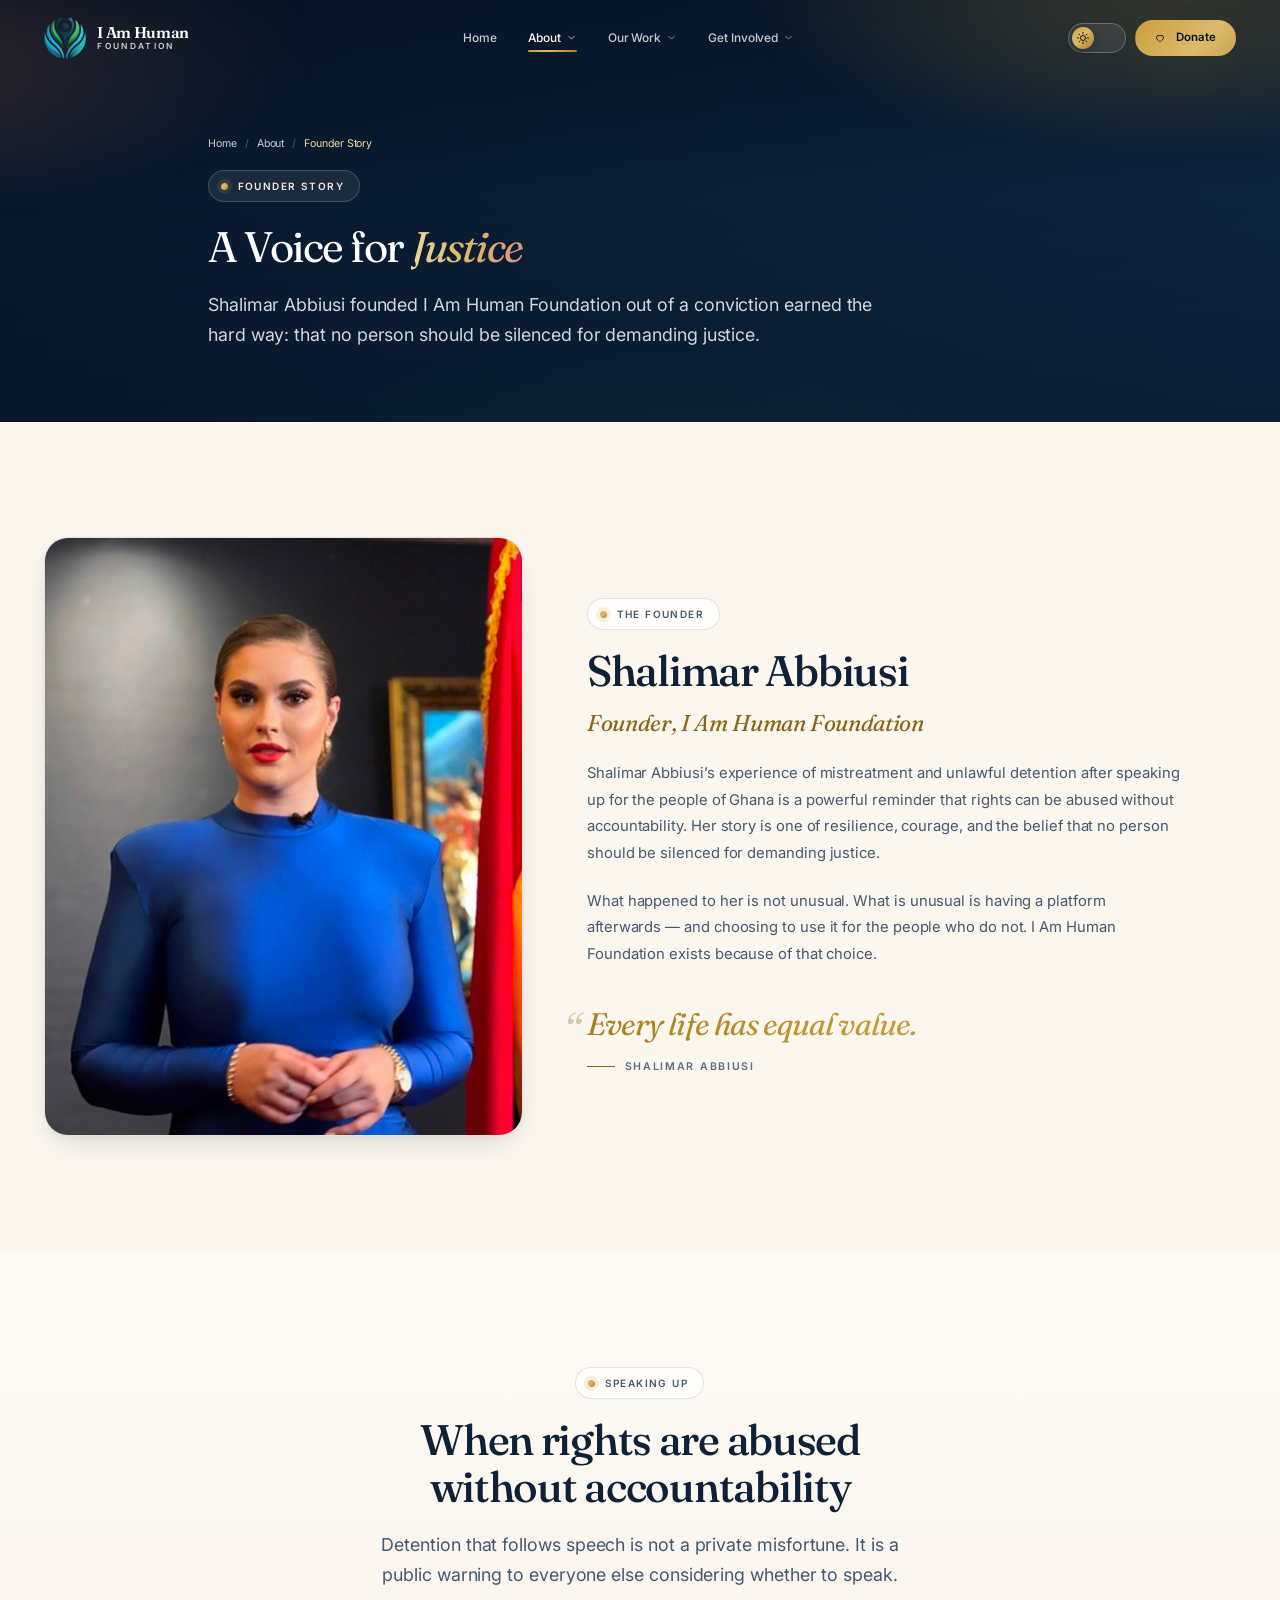
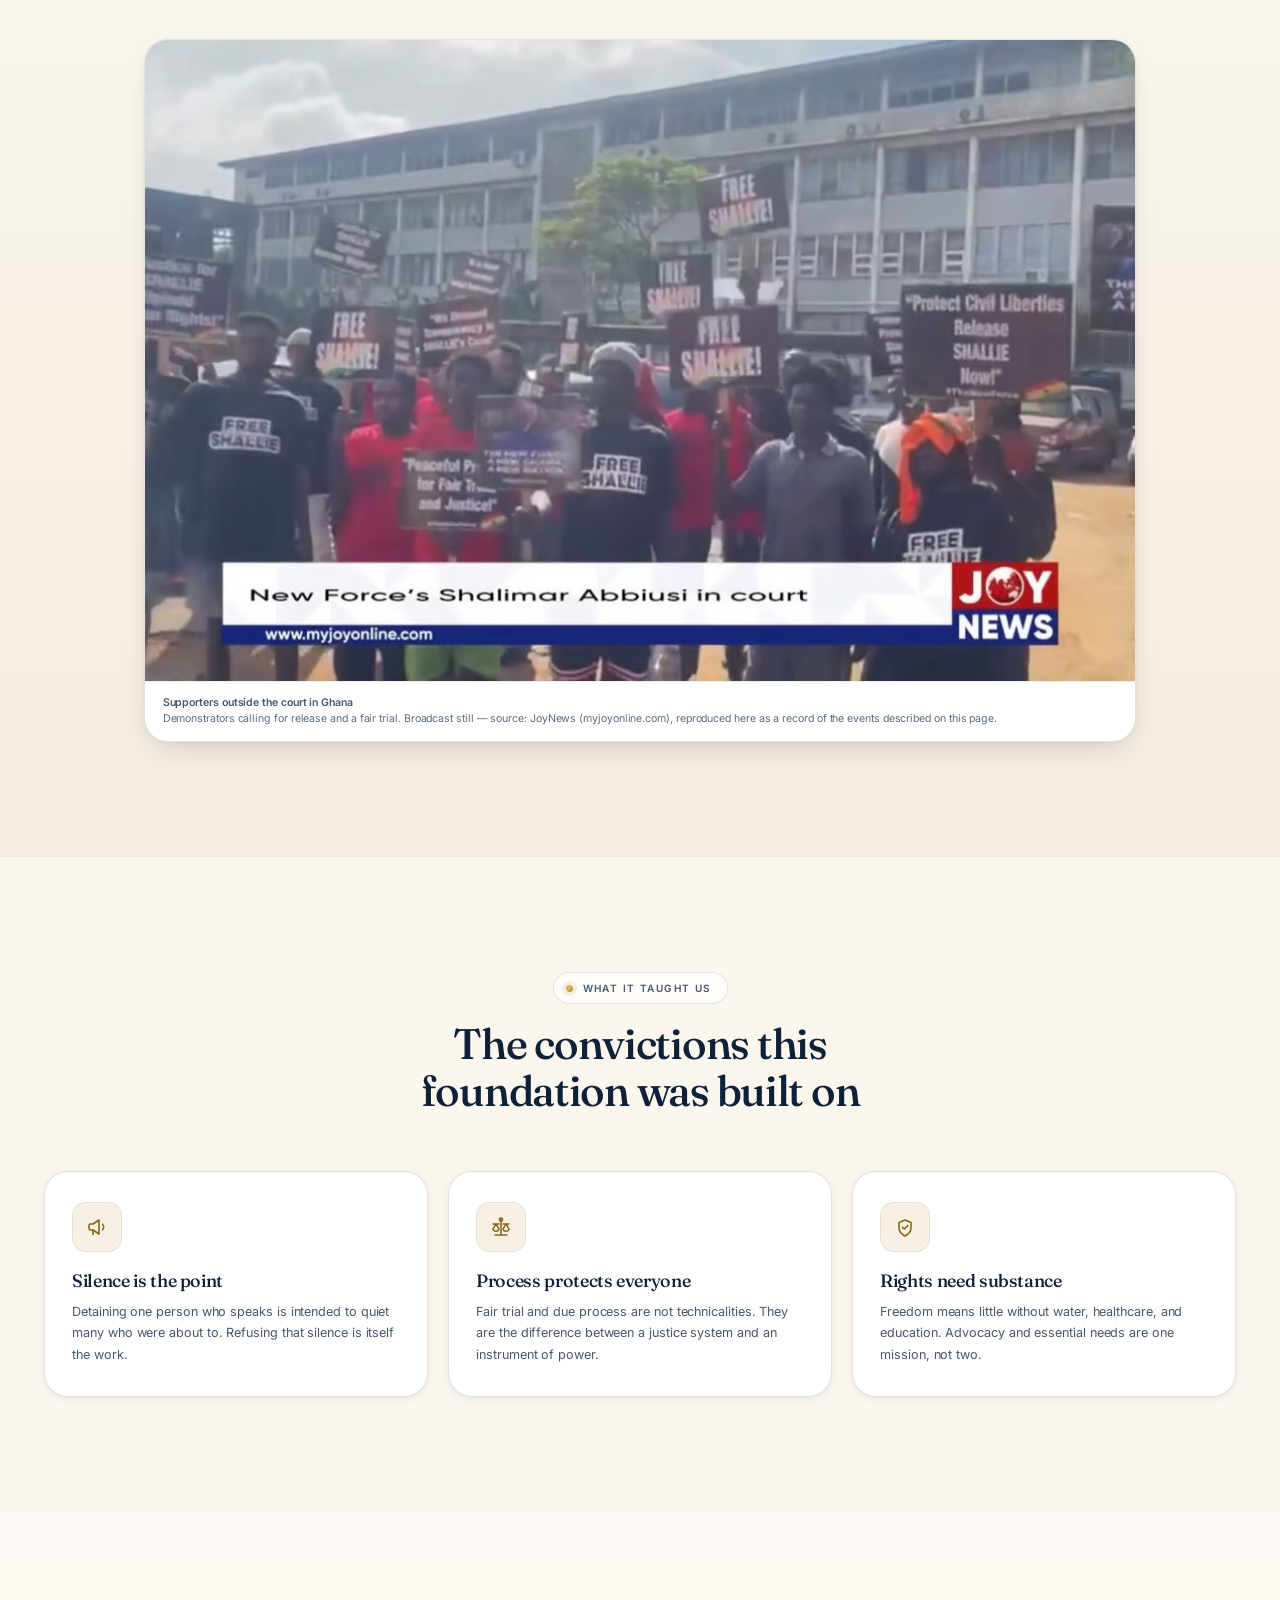
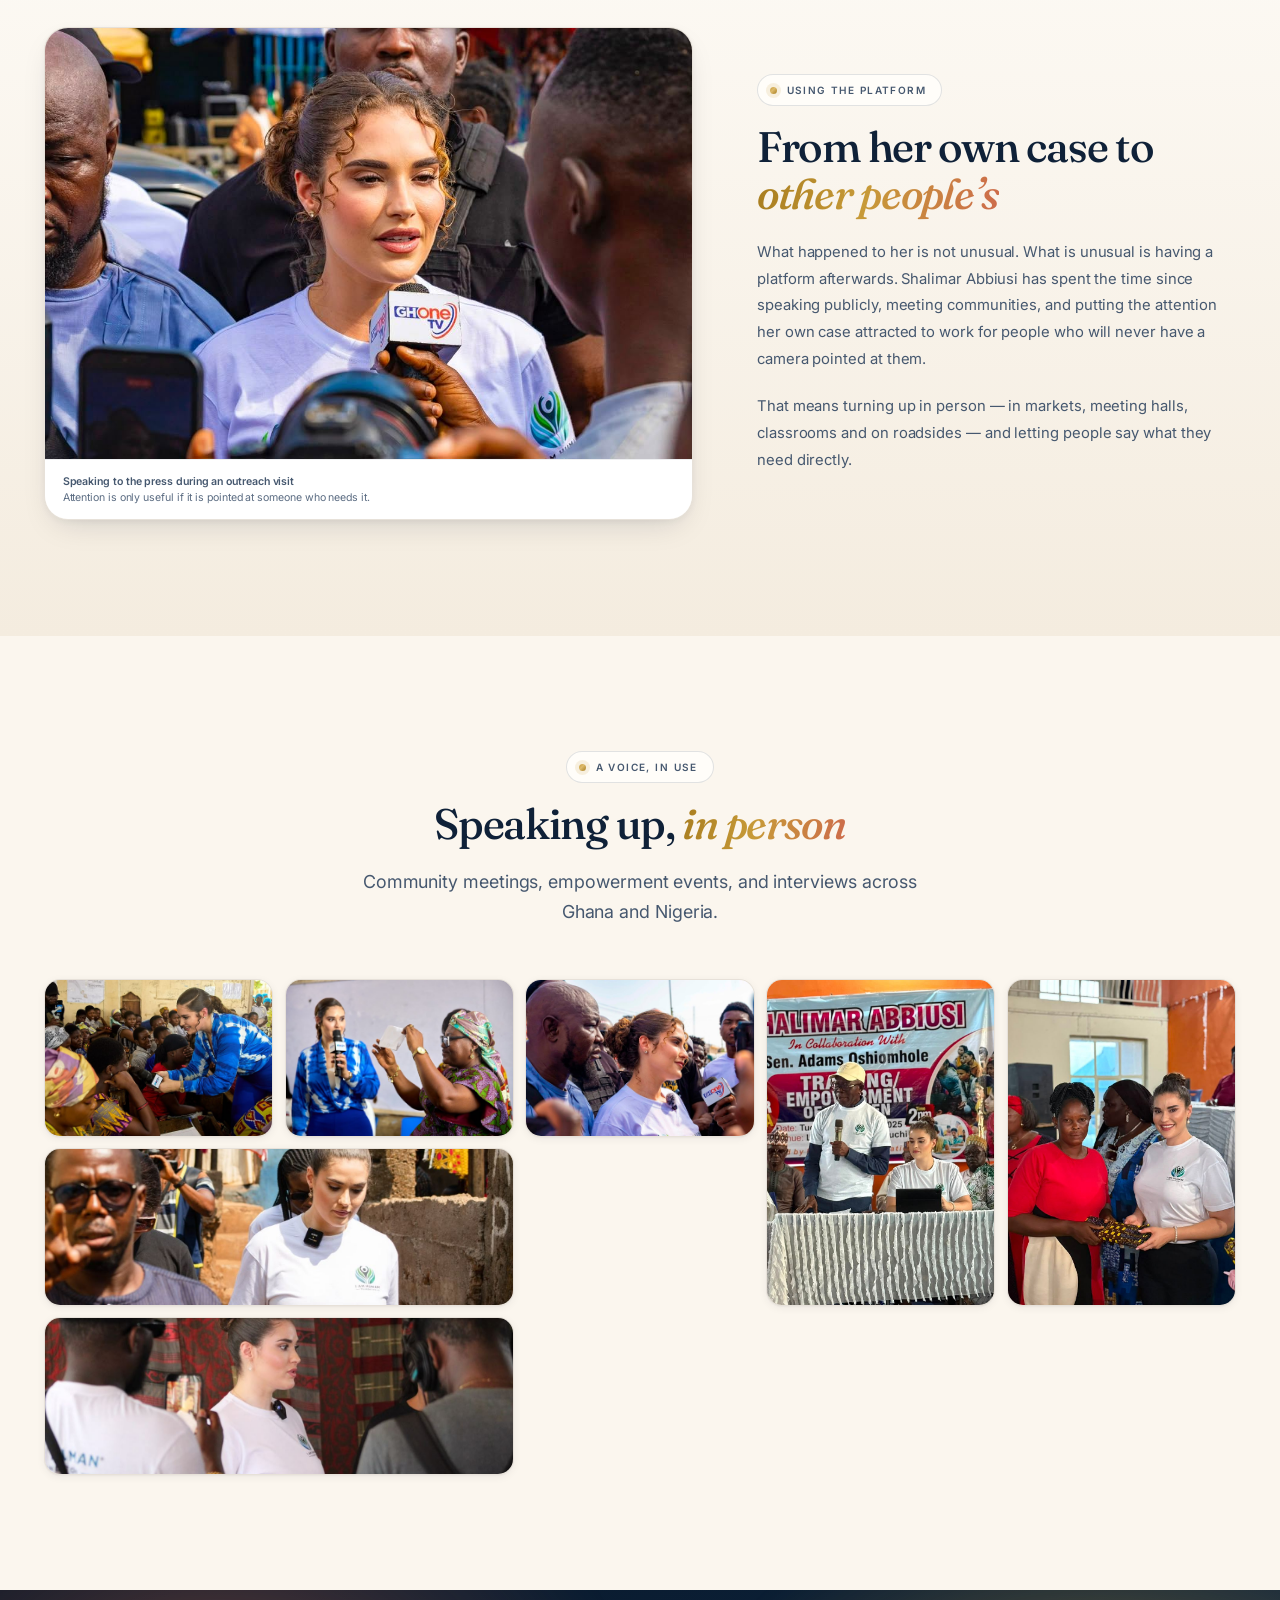
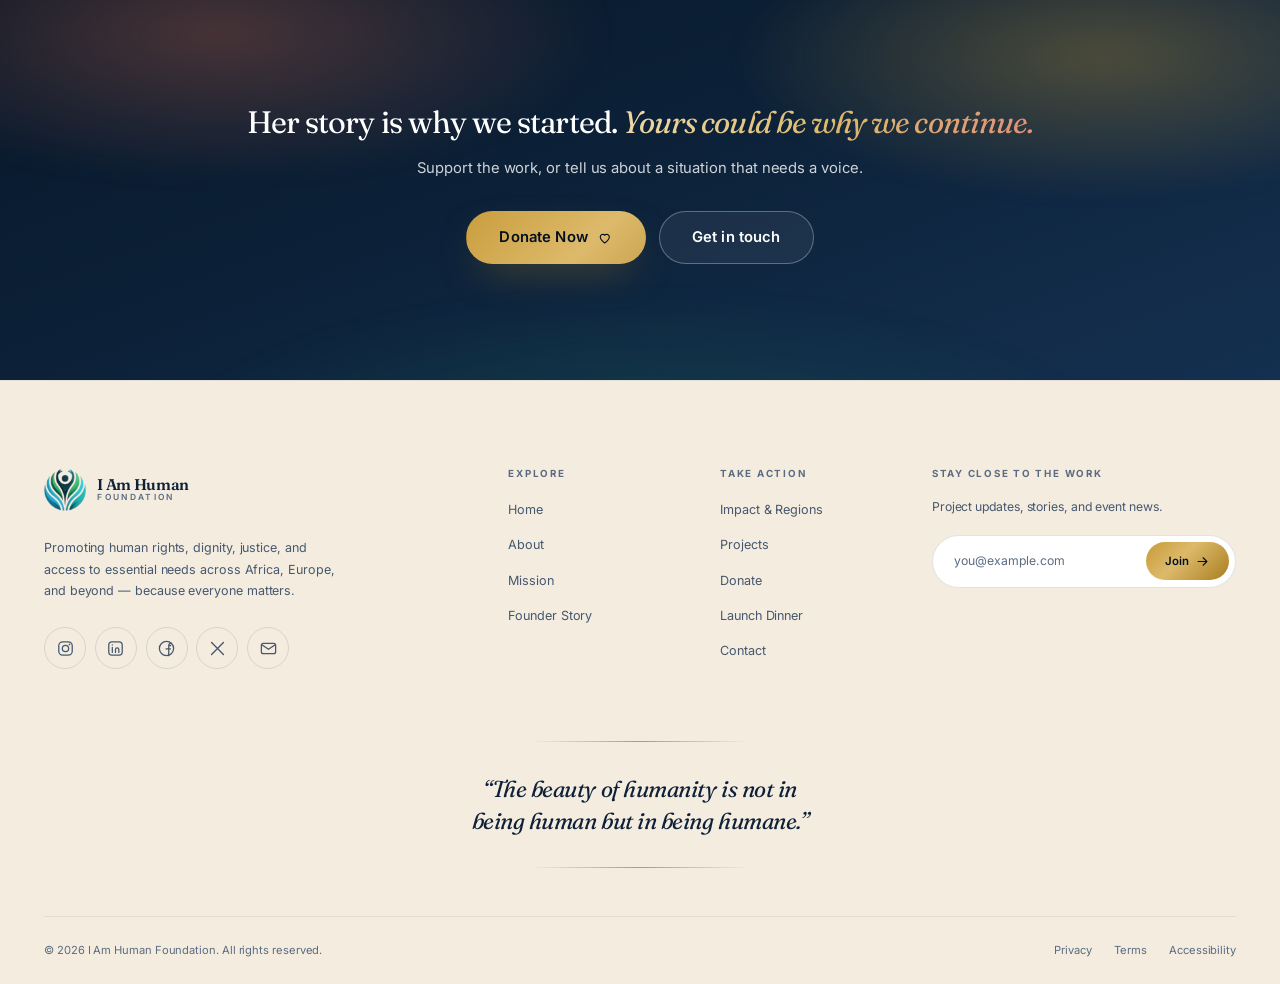
<file: founder.html>
<!DOCTYPE html>
<html lang="en" data-theme="light">
<head>
<meta charset="utf-8">
<meta name="viewport" content="width=device-width, initial-scale=1, viewport-fit=cover">
<title>Founder Story — Shalimar Abbiusi | I Am Human Foundation</title>
<meta name="description" content="Shalimar Abbiusi founded I Am Human Foundation after mistreatment and unlawful detention for speaking up for the people of Ghana.">
<meta name="theme-color" content="#FBF7F0" media="(prefers-color-scheme: light)">
<meta name="theme-color" content="#06101E" media="(prefers-color-scheme: dark)">

<meta property="og:type" content="website">
<meta property="og:title" content="Founder Story — Shalimar Abbiusi | I Am Human Foundation">
<meta property="og:description" content="Shalimar Abbiusi founded I Am Human Foundation after mistreatment and unlawful detention for speaking up for the people of Ghana.">
<meta property="og:image" content="assets/logo-emblem.png">

<link rel="icon" href="assets/logo-emblem.png" type="image/png" sizes="any">
<link rel="apple-touch-icon" href="assets/logo-emblem.png">

<link rel="preconnect" href="https://fonts.googleapis.com">
<link rel="preconnect" href="https://fonts.gstatic.com" crossorigin>
<link rel="stylesheet" href="https://fonts.googleapis.com/css2?family=Fraunces:opsz,wght@9..144,300;9..144,400;9..144,500;9..144,600;9..144,700&family=Inter:wght@300;400;500;600;700&display=swap">
<link rel="stylesheet" href="styles.css">

<!-- Set theme before paint to avoid a flash of the wrong palette -->
<script>
(function () {
  try {
    var stored = localStorage.getItem('iah-theme');
    var system = matchMedia('(prefers-color-scheme: dark)').matches ? 'dark' : 'light';
    document.documentElement.setAttribute('data-theme', stored || system);
  } catch (e) {}
})();
</script>
</head>

<body data-page="founder">
<a class="skip-link" href="#main">Skip to main content</a>

<!-- ============ ICON + ART SPRITE (identical on every page) ============ -->
<svg class="sprite" aria-hidden="true" focusable="false" xmlns="http://www.w3.org/2000/svg">
  <defs>
    <symbol id="i-arrow" viewBox="0 0 24 24"><path d="M5 12h14M13 6l6 6-6 6" fill="none" stroke="currentColor" stroke-width="1.8" stroke-linecap="round" stroke-linejoin="round"/></symbol>
    <symbol id="i-caret" viewBox="0 0 24 24"><path d="m6 9.5 6 6 6-6" fill="none" stroke="currentColor" stroke-width="2" stroke-linecap="round" stroke-linejoin="round"/></symbol>
    <symbol id="i-external" viewBox="0 0 24 24"><path d="M14 4h6v6M20 4l-8.5 8.5" fill="none" stroke="currentColor" stroke-width="1.7" stroke-linecap="round" stroke-linejoin="round"/><path d="M18 14.5V19a1.5 1.5 0 0 1-1.5 1.5h-11A1.5 1.5 0 0 1 4 19V8a1.5 1.5 0 0 1 1.5-1.5H10" fill="none" stroke="currentColor" stroke-width="1.7" stroke-linecap="round"/></symbol>
    <symbol id="i-heart" viewBox="0 0 24 24"><path d="M12 20s-7-4.6-7-9.4A4.1 4.1 0 0 1 12 8a4.1 4.1 0 0 1 7 2.6C19 15.4 12 20 12 20Z" fill="none" stroke="currentColor" stroke-width="1.7" stroke-linejoin="round"/></symbol>
    <symbol id="i-calendar" viewBox="0 0 24 24"><rect x="3.5" y="5" width="17" height="15.5" rx="2.5" fill="none" stroke="currentColor" stroke-width="1.6"/><path d="M3.5 9.8h17M8.5 3v4M15.5 3v4" fill="none" stroke="currentColor" stroke-width="1.6" stroke-linecap="round"/></symbol>
    <symbol id="i-dinner" viewBox="0 0 24 24"><path d="M4 4v6a2.5 2.5 0 0 0 5 0V4M6.5 12.5V21M19 4c-1.6 1-2.4 2.7-2.4 5s.6 3 1.6 3.4V21" fill="none" stroke="currentColor" stroke-width="1.6" stroke-linecap="round" stroke-linejoin="round"/></symbol>
    <symbol id="i-music" viewBox="0 0 24 24"><path d="M9 18V6l10-2v12" fill="none" stroke="currentColor" stroke-width="1.6" stroke-linejoin="round"/><circle cx="6.5" cy="18" r="2.5" fill="none" stroke="currentColor" stroke-width="1.6"/><circle cx="16.5" cy="16" r="2.5" fill="none" stroke="currentColor" stroke-width="1.6"/></symbol>
    <symbol id="i-hands" viewBox="0 0 24 24"><path d="M12 21s-6-3.2-6-8V7.5L12 5l6 2.5V13c0 4.8-6 8-6 8Z" fill="none" stroke="currentColor" stroke-width="1.6" stroke-linejoin="round"/><path d="M9.5 12.3 11.4 14l3.3-3.4" fill="none" stroke="currentColor" stroke-width="1.6" stroke-linecap="round" stroke-linejoin="round"/></symbol>
    <symbol id="i-scales" viewBox="0 0 24 24"><path d="M12 4v16M6 20h12M4 9h6M14 9h6M7 9l-3 5.2a3.2 3.2 0 0 0 6 0Zm10 0-3 5.2a3.2 3.2 0 0 0 6 0Z" fill="none" stroke="currentColor" stroke-width="1.5" stroke-linecap="round" stroke-linejoin="round"/><circle cx="12" cy="4.6" r="1.6" fill="none" stroke="currentColor" stroke-width="1.5"/></symbol>
    <symbol id="i-drop" viewBox="0 0 24 24"><path d="M12 3.5c3.4 4 6 6.9 6 10a6 6 0 0 1-12 0c0-3.1 2.6-6 6-10Z" fill="none" stroke="currentColor" stroke-width="1.6" stroke-linejoin="round"/><path d="M9 14a3 3 0 0 0 3 3" fill="none" stroke="currentColor" stroke-width="1.6" stroke-linecap="round"/></symbol>
    <symbol id="i-people" viewBox="0 0 24 24"><circle cx="9" cy="8" r="3.2" fill="none" stroke="currentColor" stroke-width="1.6"/><path d="M3 20a6 6 0 0 1 12 0" fill="none" stroke="currentColor" stroke-width="1.6" stroke-linecap="round"/><path d="M16 5.4a3.2 3.2 0 0 1 0 5.2M17.5 14.6A5.6 5.6 0 0 1 21 20" fill="none" stroke="currentColor" stroke-width="1.6" stroke-linecap="round"/></symbol>
    <symbol id="i-compass" viewBox="0 0 24 24"><circle cx="12" cy="12" r="8.6" fill="none" stroke="currentColor" stroke-width="1.6"/><path d="m15.2 8.8-1.8 4.6-4.6 1.8 1.8-4.6Z" fill="none" stroke="currentColor" stroke-width="1.6" stroke-linejoin="round"/></symbol>
    <symbol id="i-bank" viewBox="0 0 24 24"><path d="M3.5 9.5 12 4.5l8.5 5M5 9.5v8M9.5 9.5v8M14.5 9.5v8M19 9.5v8M3 20.5h18" fill="none" stroke="currentColor" stroke-width="1.6" stroke-linecap="round" stroke-linejoin="round"/></symbol>
    <symbol id="i-ticket" viewBox="0 0 24 24"><path d="M3 8.5A2 2 0 0 1 5 6.5h14a2 2 0 0 1 2 2V10a2 2 0 0 0 0 4v1.5a2 2 0 0 1-2 2H5a2 2 0 0 1-2-2V14a2 2 0 0 0 0-4Z" fill="none" stroke="currentColor" stroke-width="1.6" stroke-linejoin="round"/><path d="M14 7v10" fill="none" stroke="currentColor" stroke-width="1.6" stroke-dasharray="2 2.6"/></symbol>
    <symbol id="i-globe" viewBox="0 0 24 24"><circle cx="12" cy="12" r="8.6" fill="none" stroke="currentColor" stroke-width="1.6"/><path d="M3.4 12h17.2M12 3.4c2.4 2.4 3.6 5.3 3.6 8.6S14.4 18.2 12 20.6c-2.4-2.4-3.6-5.3-3.6-8.6S9.6 5.8 12 3.4Z" fill="none" stroke="currentColor" stroke-width="1.6"/></symbol>
    <symbol id="i-copy" viewBox="0 0 24 24"><rect x="9" y="9" width="11" height="11" rx="2.2" fill="none" stroke="currentColor" stroke-width="1.6"/><path d="M15 6.2A2.2 2.2 0 0 0 12.8 4H6.2A2.2 2.2 0 0 0 4 6.2v6.6A2.2 2.2 0 0 0 6.2 15" fill="none" stroke="currentColor" stroke-width="1.6" stroke-linecap="round"/></symbol>
    <symbol id="i-check" viewBox="0 0 24 24"><path d="m5 12.8 4.4 4.2L19 7.2" fill="none" stroke="currentColor" stroke-width="2" stroke-linecap="round" stroke-linejoin="round"/></symbol>
    <symbol id="i-sun" viewBox="0 0 24 24"><circle cx="12" cy="12" r="4.2" fill="none" stroke="currentColor" stroke-width="1.7"/><path d="M12 2.6v2.2M12 19.2v2.2M2.6 12h2.2M19.2 12h2.2M5.3 5.3l1.6 1.6M17.1 17.1l1.6 1.6M18.7 5.3l-1.6 1.6M6.9 17.1l-1.6 1.6" fill="none" stroke="currentColor" stroke-width="1.7" stroke-linecap="round"/></symbol>
    <symbol id="i-moon" viewBox="0 0 24 24"><path d="M20 14.2A8.4 8.4 0 0 1 9.8 4a8.4 8.4 0 1 0 10.2 10.2Z" fill="none" stroke="currentColor" stroke-width="1.7" stroke-linejoin="round"/></symbol>
    <symbol id="i-instagram" viewBox="0 0 24 24"><rect x="3.5" y="3.5" width="17" height="17" rx="5" fill="none" stroke="currentColor" stroke-width="1.6"/><circle cx="12" cy="12" r="4" fill="none" stroke="currentColor" stroke-width="1.6"/><circle cx="17.1" cy="6.9" r="1.1" fill="currentColor"/></symbol>
    <symbol id="i-linkedin" viewBox="0 0 24 24"><rect x="3.5" y="3.5" width="17" height="17" rx="4" fill="none" stroke="currentColor" stroke-width="1.6"/><path d="M8 10.5V17M8 7.4v.1M12 17v-3.6a2.1 2.1 0 0 1 4.2 0V17" fill="none" stroke="currentColor" stroke-width="1.6" stroke-linecap="round"/></symbol>
    <symbol id="i-facebook" viewBox="0 0 24 24"><path d="M14.8 8.4h2.4M14.8 21V8.6a3 3 0 0 1 3-3h.6M11.4 12.6h5.6" fill="none" stroke="currentColor" stroke-width="1.6" stroke-linecap="round"/><circle cx="12" cy="12" r="9" fill="none" stroke="currentColor" stroke-width="1.6"/></symbol>
    <symbol id="i-x" viewBox="0 0 24 24"><path d="M4.5 4.5 19.5 19.5M19.5 4.5 4.5 19.5" fill="none" stroke="currentColor" stroke-width="1.7" stroke-linecap="round"/></symbol>
    <symbol id="i-mail" viewBox="0 0 24 24"><rect x="3" y="5.5" width="18" height="13" rx="2.5" fill="none" stroke="currentColor" stroke-width="1.6"/><path d="m4 7.5 8 5.5 8-5.5" fill="none" stroke="currentColor" stroke-width="1.6" stroke-linecap="round" stroke-linejoin="round"/></symbol>
    <symbol id="i-menu" viewBox="0 0 24 24"><path d="M4 7h16M4 12h16M4 17h16" fill="none" stroke="currentColor" stroke-width="1.8" stroke-linecap="round"/></symbol>
    <symbol id="i-close" viewBox="0 0 24 24"><path d="M6 6l12 12M18 6 6 18" fill="none" stroke="currentColor" stroke-width="1.8" stroke-linecap="round"/></symbol>
    <symbol id="i-quote" viewBox="0 0 24 24"><path d="M10 6c-3.3 1.4-5 3.9-5 7.5V19h6v-6H7.6c.2-2.2 1.1-3.7 2.9-4.6Zm10 0c-3.3 1.4-5 3.9-5 7.5V19h6v-6h-3.4c.2-2.2 1.1-3.7 2.9-4.6Z" fill="currentColor"/></symbol>
    <symbol id="i-pin" viewBox="0 0 24 24"><path d="M12 21s7-5.6 7-11a7 7 0 1 0-14 0c0 5.4 7 11 7 11Z" fill="none" stroke="currentColor" stroke-width="1.6" stroke-linejoin="round"/><circle cx="12" cy="10" r="2.6" fill="none" stroke="currentColor" stroke-width="1.6"/></symbol>
    <symbol id="i-clock" viewBox="0 0 24 24"><circle cx="12" cy="12" r="8.6" fill="none" stroke="currentColor" stroke-width="1.6"/><path d="M12 7.2V12l3.2 2" fill="none" stroke="currentColor" stroke-width="1.6" stroke-linecap="round" stroke-linejoin="round"/></symbol>
    <symbol id="i-health" viewBox="0 0 24 24"><rect x="3.5" y="6" width="17" height="14" rx="3" fill="none" stroke="currentColor" stroke-width="1.6"/><path d="M9 6V4.5A1.5 1.5 0 0 1 10.5 3h3A1.5 1.5 0 0 1 15 4.5V6M12 10.4v5.4M9.3 13.1h5.4" fill="none" stroke="currentColor" stroke-width="1.6" stroke-linecap="round"/></symbol>
    <symbol id="i-book" viewBox="0 0 24 24"><path d="M4 5.5A1.5 1.5 0 0 1 5.5 4H10a2.5 2.5 0 0 1 2 1 2.5 2.5 0 0 1 2-1h4.5A1.5 1.5 0 0 1 20 5.5v12a1.5 1.5 0 0 1-1.5 1.5H14a2.5 2.5 0 0 0-2 1 2.5 2.5 0 0 0-2-1H5.5A1.5 1.5 0 0 1 4 17.5Z" fill="none" stroke="currentColor" stroke-width="1.6" stroke-linejoin="round"/><path d="M12 5v15" fill="none" stroke="currentColor" stroke-width="1.6"/></symbol>
    <symbol id="i-sparkle" viewBox="0 0 24 24"><path d="M12 3.5 13.9 9l5.6 1.9-5.6 1.9L12 18.4 10.1 12.8 4.5 10.9 10.1 9Z" fill="none" stroke="currentColor" stroke-width="1.5" stroke-linejoin="round"/><path d="M18.5 16.5 19.3 19l2.2.8-2.2.8-.8 2.4" fill="none" stroke="currentColor" stroke-width="1.4" stroke-linejoin="round"/></symbol>
    <symbol id="i-megaphone" viewBox="0 0 24 24"><path d="M4 10.5v3a1.5 1.5 0 0 0 1.5 1.5H8l6 4V5l-6 4H5.5A1.5 1.5 0 0 0 4 10.5Z" fill="none" stroke="currentColor" stroke-width="1.6" stroke-linejoin="round"/><path d="M17.5 9.2a4 4 0 0 1 0 5.6M8 15v4.5" fill="none" stroke="currentColor" stroke-width="1.6" stroke-linecap="round"/></symbol>

    <symbol id="art-figures" viewBox="0 0 400 300" preserveAspectRatio="xMidYMid slice">
      <g fill="currentColor">
        <circle cx="96" cy="150" r="26" opacity=".55"/><path d="M50 300c0-27 21-48 46-48s46 21 46 48Z" opacity=".55"/>
        <circle cx="200" cy="128" r="34" opacity=".8"/><path d="M141 300c0-34 27-61 59-61s59 27 59 61Z" opacity=".8"/>
        <circle cx="306" cy="156" r="24" opacity=".45"/><path d="M262 300c0-25 20-45 44-45s44 20 44 45Z" opacity=".45"/>
      </g>
    </symbol>
    <symbol id="art-water" viewBox="0 0 400 300" preserveAspectRatio="xMidYMid slice">
      <g fill="none" stroke="currentColor" stroke-width="10" stroke-linecap="round" opacity=".6">
        <path d="M-20 210c40-26 80-26 120 0s80 26 120 0 80-26 120 0"/>
        <path d="M-20 250c40-26 80-26 120 0s80 26 120 0 80-26 120 0" opacity=".6"/>
      </g>
      <path d="M200 60c30 40 48 62 48 84a48 48 0 1 1-96 0c0-22 18-44 48-84Z" fill="currentColor" opacity=".75"/>
    </symbol>
    <symbol id="art-learn" viewBox="0 0 400 300" preserveAspectRatio="xMidYMid slice">
      <g fill="currentColor" opacity=".7"><path d="M200 70 340 128 200 186 60 128Z"/></g>
      <g fill="none" stroke="currentColor" stroke-width="10" stroke-linecap="round" opacity=".55">
        <path d="M100 148v56c0 22 45 40 100 40s100-18 100-40v-56"/><path d="M330 140v70"/>
      </g>
    </symbol>
    <symbol id="art-justice" viewBox="0 0 400 300" preserveAspectRatio="xMidYMid slice">
      <g fill="none" stroke="currentColor" stroke-width="11" stroke-linecap="round" stroke-linejoin="round" opacity=".7">
        <path d="M200 54v206M120 260h160M104 108h192"/>
        <path d="m104 108-38 74a44 44 0 0 0 76 0Zm192 0-38 74a44 44 0 0 0 76 0Z"/>
      </g>
    </symbol>
    <symbol id="art-portrait" viewBox="0 0 400 520" preserveAspectRatio="xMidYMid slice">
      <g fill="currentColor"><circle cx="200" cy="196" r="86" opacity=".8"/><path d="M56 520c0-79 64-143 144-143s144 64 144 143Z" opacity=".8"/></g>
    </symbol>
  </defs>
</svg>

<div class="scroll-progress" aria-hidden="true"><span class="scroll-progress__bar" id="scrollBar"></span></div>
<!-- ============ HEADER (identical on every page) ============ -->
<header class="site-header" id="siteHeader">
  <div class="shell site-header__inner">
    <a class="brand" href="index.html" aria-label="I Am Human Foundation — home">
      <img class="brand__mark" src="assets/logo-emblem.png" alt="" width="128" height="128" decoding="async">
      <span class="brand__text">
        <span class="brand__name">I Am Human</span>
        <span class="brand__sub">Foundation</span>
      </span>
    </a>

    <nav class="nav" id="primaryNav" aria-label="Primary">
      <ul class="nav__list">
        <li class="nav__item">
          <a class="nav__link" href="index.html" data-nav="home">Home</a>
        </li>

        <li class="nav__item nav__item--has-menu">
          <a class="nav__link" href="about.html" data-nav="about">
            About
            <svg class="nav__caret" aria-hidden="true"><use href="#i-caret"/></svg>
          </a>
          <div class="submenu">
            <ul class="submenu__list">
              <li><a href="about.html" data-nav-page="about">
                <span class="submenu__ico"><svg aria-hidden="true"><use href="#i-people"/></svg></span>
                <span class="submenu__txt"><strong>Who We Are</strong><span>Our purpose, values and beliefs</span></span>
              </a></li>
              <li><a href="mission.html" data-nav-page="mission">
                <span class="submenu__ico"><svg aria-hidden="true"><use href="#i-compass"/></svg></span>
                <span class="submenu__txt"><strong>Our Mission</strong><span>The four pillars of our work</span></span>
              </a></li>
              <li><a href="founder.html" data-nav-page="founder">
                <span class="submenu__ico"><svg aria-hidden="true"><use href="#i-quote"/></svg></span>
                <span class="submenu__txt"><strong>Founder Story</strong><span>Shalimar Abbiusi, a voice for justice</span></span>
              </a></li>
            </ul>
          </div>
        </li>

        <li class="nav__item nav__item--has-menu">
          <a class="nav__link" href="impact.html" data-nav="work">
            Our Work
            <svg class="nav__caret" aria-hidden="true"><use href="#i-caret"/></svg>
          </a>
          <div class="submenu">
            <ul class="submenu__list">
              <li><a href="impact.html" data-nav-page="impact">
                <span class="submenu__ico"><svg aria-hidden="true"><use href="#i-globe"/></svg></span>
                <span class="submenu__txt"><strong>Impact &amp; Regions</strong><span>Africa, Europe and global advocacy</span></span>
              </a></li>
              <li><a href="projects.html" data-nav-page="projects">
                <span class="submenu__ico"><svg aria-hidden="true"><use href="#i-sparkle"/></svg></span>
                <span class="submenu__txt"><strong>Projects</strong><span>What we are building next</span></span>
              </a></li>
            </ul>
          </div>
        </li>

        <li class="nav__item nav__item--has-menu">
          <a class="nav__link" href="donate.html" data-nav="involved">
            Get Involved
            <svg class="nav__caret" aria-hidden="true"><use href="#i-caret"/></svg>
          </a>
          <div class="submenu">
            <ul class="submenu__list">
              <li><a href="donate.html" data-nav-page="donate">
                <span class="submenu__ico"><svg aria-hidden="true"><use href="#i-heart"/></svg></span>
                <span class="submenu__txt"><strong>Donate</strong><span>Bank transfer, GoFundMe or tickets</span></span>
              </a></li>
              <li><a href="launch-dinner.html" data-nav-page="launch">
                <span class="submenu__ico"><svg aria-hidden="true"><use href="#i-dinner"/></svg></span>
                <span class="submenu__txt"><strong>Launch Dinner</strong><span>Our official launch event</span></span>
              </a></li>
              <li><a href="contact.html" data-nav-page="contact">
                <span class="submenu__ico"><svg aria-hidden="true"><use href="#i-mail"/></svg></span>
                <span class="submenu__txt"><strong>Contact</strong><span>Partner, volunteer or say hello</span></span>
              </a></li>
            </ul>
          </div>
        </li>
      </ul>
    </nav>

    <div class="site-header__actions">
      <button class="theme-toggle" id="themeToggle" type="button" aria-label="Switch to dark theme" aria-pressed="false" title="Toggle theme">
        <span class="theme-toggle__track" aria-hidden="true">
          <span class="theme-toggle__thumb">
            <svg class="theme-toggle__icon theme-toggle__icon--sun"><use href="#i-sun"/></svg>
            <svg class="theme-toggle__icon theme-toggle__icon--moon"><use href="#i-moon"/></svg>
          </span>
        </span>
      </button>

      <a class="btn btn--gold btn--sm site-header__cta" href="donate.html">
        <svg class="btn__icon" aria-hidden="true"><use href="#i-heart"/></svg>
        Donate
      </a>

      <button class="menu-btn" id="menuBtn" type="button" aria-expanded="false" aria-controls="mobileMenu" aria-label="Open menu">
        <svg class="menu-btn__icon menu-btn__icon--open" aria-hidden="true"><use href="#i-menu"/></svg>
        <svg class="menu-btn__icon menu-btn__icon--close" aria-hidden="true"><use href="#i-close"/></svg>
      </button>
    </div>
  </div>
</header>

<!-- ============ MOBILE MENU (identical on every page) ============ -->
<div class="mobile-menu" id="mobileMenu" hidden>
  <nav class="mobile-menu__inner" aria-label="Mobile">
    <ul class="mobile-menu__list">
      <li><a href="index.html" data-nav-page="home"><span class="m-num">01</span>Home</a></li>
      <li>
        <a href="about.html" data-nav-page="about"><span class="m-num">02</span>About</a>
        <div class="mobile-menu__sub">
          <a href="about.html">Who We Are</a>
          <a href="mission.html">Our Mission</a>
          <a href="founder.html">Founder Story</a>
        </div>
      </li>
      <li>
        <a href="impact.html" data-nav-page="impact"><span class="m-num">03</span>Our Work</a>
        <div class="mobile-menu__sub">
          <a href="impact.html">Impact &amp; Regions</a>
          <a href="projects.html">Projects</a>
        </div>
      </li>
      <li>
        <a href="donate.html" data-nav-page="donate"><span class="m-num">04</span>Get Involved</a>
        <div class="mobile-menu__sub">
          <a href="donate.html">Donate</a>
          <a href="launch-dinner.html">Launch Dinner</a>
          <a href="contact.html">Contact</a>
        </div>
      </li>
    </ul>
    <div class="mobile-menu__foot">
      <a class="btn btn--gold btn--block" href="donate.html">Support Our Mission</a>
      <p class="mobile-menu__quote">“The beauty of humanity is not in being human, but in being humane.”</p>
    </div>
  </nav>
</div>

<main id="main">
  <section class="page-hero">
    <div class="page-hero__bg" aria-hidden="true"></div>
    <div class="shell page-hero__inner">
      <nav aria-label="Breadcrumb">
        <ol class="breadcrumb">
          <li><a href="index.html">Home</a></li>
          <li><a href="about.html">About</a></li>
          <li><span aria-current="page">Founder Story</span></li>
        </ol>
      </nav>
      <p class="eyebrow eyebrow--light reveal" data-reveal><span class="eyebrow__dot" aria-hidden="true"></span> Founder story</p>
      <h1 class="page-hero__title reveal" data-reveal data-reveal-delay="1">A Voice for <em>Justice</em></h1>
      <p class="page-hero__lede reveal" data-reveal data-reveal-delay="2">Shalimar Abbiusi founded I Am Human Foundation out of a conviction earned the hard way: that no person should be silenced for demanding justice.</p>
    </div>
  </section>

  <section class="section">
    <div class="shell split split--wide-media">
      <div class="split__media">
        <figure class="photo photo--portrait reveal" data-reveal>
          <img src="assets/founder-shalimar.jpg" alt="Shalimar Abbiusi, Founder of I Am Human Foundation" width="781" height="976" loading="lazy" decoding="async">
        </figure>
      </div>
      <div class="split__body">
        <p class="eyebrow reveal" data-reveal><span class="eyebrow__dot" aria-hidden="true"></span> The founder</p>
        <h2 class="h2 reveal" data-reveal data-reveal-delay="1">Shalimar Abbiusi</h2>
        <p class="subhead reveal" data-reveal data-reveal-delay="2">Founder, I Am Human Foundation</p>
        <div class="rich reveal" data-reveal data-reveal-delay="3">
          <p>
            Shalimar Abbiusi’s experience of mistreatment and unlawful detention after speaking up
            for the people of Ghana is a powerful reminder that rights can be abused without
            accountability. Her story is one of resilience, courage, and the belief that no person
            should be silenced for demanding justice.
          </p>
          <p>
            What happened to her is not unusual. What is unusual is having a platform afterwards —
            and choosing to use it for the people who do not. I Am Human Foundation exists because
            of that choice.
          </p>
        </div>
        <figure class="bigquote reveal" data-reveal data-reveal-delay="4">
          <blockquote><p>Every life has equal value.</p></blockquote>
          <figcaption>Shalimar Abbiusi</figcaption>
        </figure>
      </div>
    </div>
  </section>

  <section class="section band">
    <div class="shell">
      <header class="section-head section-head--center">
        <p class="eyebrow reveal" data-reveal><span class="eyebrow__dot" aria-hidden="true"></span> Speaking up</p>
        <h2 class="h2 reveal" data-reveal data-reveal-delay="1">When rights are abused without accountability</h2>
        <p class="section-head__lede reveal" data-reveal data-reveal-delay="2">
          Detention that follows speech is not a private misfortune. It is a public warning to everyone else considering whether to speak.
        </p>
      </header>
      <figure class="photo reveal" data-reveal data-reveal-delay="2" style="margin-top: clamp(2.25rem, 4vw, 3rem); max-width: 62rem; margin-inline: auto">
        <img src="assets/advocacy-court.jpg" alt="Demonstrators gathered outside a court building holding placards reading Free Shallie and Protect Civil Liberties, Release Shallie Now" width="984" height="637" loading="lazy" decoding="async">
        <figcaption>
          <b>Supporters outside the court in Ghana</b>
          Demonstrators calling for release and a fair trial. Broadcast still — source: JoyNews (myjoyonline.com), reproduced here as a record of the events described on this page.
        </figcaption>
      </figure>
    </div>
  </section>

  <section class="section">
    <div class="shell">
      <header class="section-head section-head--center">
        <p class="eyebrow reveal" data-reveal><span class="eyebrow__dot" aria-hidden="true"></span> What it taught us</p>
        <h2 class="h2 reveal" data-reveal data-reveal-delay="1">The convictions this foundation was built on</h2>
      </header>
      <ul class="grid-cards" style="margin-top: clamp(2.5rem, 5vw, 3.5rem)">
        <li class="card reveal" data-reveal data-reveal-delay="1">
          <span class="card__icon"><svg aria-hidden="true"><use href="#i-megaphone"/></svg></span>
          <h3 class="card__title">Silence is the point</h3>
          <p class="card__text">Detaining one person who speaks is intended to quiet many who were about to. Refusing that silence is itself the work.</p>
        </li>
        <li class="card reveal" data-reveal data-reveal-delay="2">
          <span class="card__icon"><svg aria-hidden="true"><use href="#i-scales"/></svg></span>
          <h3 class="card__title">Process protects everyone</h3>
          <p class="card__text">Fair trial and due process are not technicalities. They are the difference between a justice system and an instrument of power.</p>
        </li>
        <li class="card reveal" data-reveal data-reveal-delay="3">
          <span class="card__icon"><svg aria-hidden="true"><use href="#i-hands"/></svg></span>
          <h3 class="card__title">Rights need substance</h3>
          <p class="card__text">Freedom means little without water, healthcare, and education. Advocacy and essential needs are one mission, not two.</p>
        </li>
      </ul>
    </div>
  </section>

  <section class="section band">
    <div class="shell split split--wide-text split--flip">
      <div class="split__body">
        <p class="eyebrow reveal" data-reveal><span class="eyebrow__dot" aria-hidden="true"></span> Using the platform</p>
        <h2 class="h2 reveal" data-reveal data-reveal-delay="1">From her own case to <em>other people’s</em></h2>
        <div class="rich reveal" data-reveal data-reveal-delay="2">
          <p>
            What happened to her is not unusual. What is unusual is having a platform afterwards.
            Shalimar Abbiusi has spent the time since speaking publicly, meeting communities, and
            putting the attention her own case attracted to work for people who will never have a
            camera pointed at them.
          </p>
          <p>
            That means turning up in person — in markets, meeting halls, classrooms and on
            roadsides — and letting people say what they need directly.
          </p>
        </div>
      </div>
      <div class="split__media">
        <figure class="photo reveal" data-reveal data-reveal-delay="2">
          <img src="assets/photos/p26.jpg" alt="Shalimar Abbiusi speaking to a television reporter during an outreach visit" width="1080" height="720" loading="lazy" decoding="async">
          <figcaption><b>Speaking to the press during an outreach visit</b>Attention is only useful if it is pointed at someone who needs it.</figcaption>
        </figure>
      </div>
    </div>
  </section>

  <section class="section">
    <div class="shell">
      <header class="section-head section-head--center">
        <p class="eyebrow reveal" data-reveal><span class="eyebrow__dot" aria-hidden="true"></span> A voice, in use</p>
        <h2 class="h2 reveal" data-reveal data-reveal-delay="1">Speaking up, <em>in person</em></h2>
        <p class="section-head__lede reveal" data-reveal data-reveal-delay="2">Community meetings, empowerment events, and interviews across Ghana and Nigeria.</p>
      </header>
      <div class="gallery reveal" data-reveal data-reveal-delay="2">
        <figure class="gallery__item">
          <img src="assets/photos/p10.jpg" alt="Shalimar Abbiusi addressing a room of seated women with a microphone" width="1080" height="1080" loading="lazy" decoding="async">
          <figcaption>Addressing a room of women</figcaption>
        </figure>
        <figure class="gallery__item">
          <img src="assets/photos/p13.jpg" alt="Shalimar Abbiusi holding a microphone beside a community member" width="1080" height="720" loading="lazy" decoding="async">
          <figcaption>At a community meeting</figcaption>
        </figure>
        <figure class="gallery__item">
          <img src="assets/photos/p25.jpg" alt="Shalimar Abbiusi surrounded by people during a street visit" width="1080" height="720" loading="lazy" decoding="async">
          <figcaption>Among the crowd during a street visit</figcaption>
        </figure>
        <figure class="gallery__item gallery__item--h2">
          <img src="assets/photos/p39.jpg" alt="A training and empowerment event under way, with attendees seated" width="810" height="1080" loading="lazy" decoding="async">
          <figcaption>At a training and empowerment event</figcaption>
        </figure>
        <figure class="gallery__item gallery__item--w2">
          <img src="assets/photos/p56.jpg" alt="Shalimar Abbiusi speaking with a man as the moment is filmed" width="1200" height="799" loading="lazy" decoding="async">
          <figcaption>A conversation, filmed</figcaption>
        </figure>
        <figure class="gallery__item gallery__item--w2">
          <img src="assets/photos/p58.jpg" alt="Shalimar Abbiusi speaking with a community member during an interview" width="1200" height="799" loading="lazy" decoding="async">
          <figcaption>Speaking with a community member</figcaption>
        </figure>
        <figure class="gallery__item gallery__item--h2">
          <img src="assets/photos/p55.jpg" alt="Shalimar Abbiusi in conversation with two women indoors" width="810" height="1080" loading="lazy" decoding="async">
          <figcaption>In conversation indoors</figcaption>
        </figure>
      </div>
    </div>
  </section>

  <section class="section cta-band">
    <div class="cta-band__bg" aria-hidden="true"></div>
    <div class="shell cta-band__inner">
      <h2 class="cta-band__title reveal" data-reveal>Her story is why we started. <em>Yours could be why we continue.</em></h2>
      <p class="cta-band__text reveal" data-reveal data-reveal-delay="1">Support the work, or tell us about a situation that needs a voice.</p>
      <div class="cta-band__actions reveal" data-reveal data-reveal-delay="2">
        <a class="btn btn--gold btn--lg" href="donate.html">
          Donate Now
          <svg class="btn__icon btn__icon--end" aria-hidden="true"><use href="#i-heart"/></svg>
        </a>
        <a class="btn btn--ghost-light btn--lg" href="contact.html">Get in touch</a>
      </div>
    </div>
  </section>
</main>

<!-- ============ FOOTER (identical on every page) ============ -->
<footer class="footer" id="contact-footer">
  <div class="shell footer__grid">
    <div class="footer__brand">
      <a class="brand brand--footer" href="index.html" aria-label="I Am Human Foundation — home">
        <img class="brand__mark" src="assets/logo-emblem.png" alt="" width="128" height="128" loading="lazy" decoding="async">
        <span class="brand__text">
          <span class="brand__name">I Am Human</span>
          <span class="brand__sub">Foundation</span>
        </span>
      </a>
      <p class="footer__mission">
        Promoting human rights, dignity, justice, and access to essential needs across Africa,
        Europe, and beyond — because everyone matters.
      </p>
      <ul class="socials" aria-label="Social media">
        <li><a href="#" aria-label="I Am Human Foundation on Instagram"><svg aria-hidden="true"><use href="#i-instagram"/></svg></a></li>
        <li><a href="#" aria-label="I Am Human Foundation on LinkedIn"><svg aria-hidden="true"><use href="#i-linkedin"/></svg></a></li>
        <li><a href="#" aria-label="I Am Human Foundation on Facebook"><svg aria-hidden="true"><use href="#i-facebook"/></svg></a></li>
        <li><a href="#" aria-label="I Am Human Foundation on X"><svg aria-hidden="true"><use href="#i-x"/></svg></a></li>
        <li><a href="mailto:info@iamhumanfdn.org" aria-label="Email I Am Human Foundation"><svg aria-hidden="true"><use href="#i-mail"/></svg></a></li>
      </ul>
    </div>

    <nav class="footer__nav" aria-label="Footer">
      <div class="footer__col">
        <h2 class="footer__heading">Explore</h2>
        <ul>
          <li><a href="index.html">Home</a></li>
          <li><a href="about.html">About</a></li>
          <li><a href="mission.html">Mission</a></li>
          <li><a href="founder.html">Founder Story</a></li>
        </ul>
      </div>
      <div class="footer__col">
        <h2 class="footer__heading">Take action</h2>
        <ul>
          <li><a href="impact.html">Impact &amp; Regions</a></li>
          <li><a href="projects.html">Projects</a></li>
          <li><a href="donate.html">Donate</a></li>
          <li><a href="launch-dinner.html">Launch Dinner</a></li>
          <li><a href="contact.html">Contact</a></li>
        </ul>
      </div>
      <div class="footer__col footer__col--wide">
        <h2 class="footer__heading">Stay close to the work</h2>
        <p class="footer__note">Project updates, stories, and event news. <!-- CMS: connect to newsletter provider --></p>
        <form class="subscribe" action="#" method="post" novalidate>
          <label class="sr-only" for="subEmail">Email address</label>
          <input class="subscribe__input" id="subEmail" name="email" type="email" placeholder="you@example.com" autocomplete="email" required>
          <button class="subscribe__btn" type="submit">
            <span>Join</span>
            <svg aria-hidden="true"><use href="#i-arrow"/></svg>
          </button>
        </form>
        <p class="subscribe__msg" id="subMsg" role="status" aria-live="polite"></p>
      </div>
    </nav>
  </div>

  <p class="footer__quote">“The beauty of humanity is not in being human but in being humane.”</p>

  <div class="shell footer__bar">
    <p>© <span id="year">2024</span> I Am Human Foundation. All rights reserved.</p>
    <ul class="footer__legal">
      <li><a href="#">Privacy</a></li>
      <li><a href="#">Terms</a></li>
      <li><a href="#">Accessibility</a></li>
    </ul>
  </div>
</footer>

<!-- ============ MOBILE FLOATING DONATE CTA ============ -->
<div class="float-cta" id="floatCta">
  <a class="float-cta__btn" href="donate.html">
    <svg aria-hidden="true"><use href="#i-heart"/></svg>
    <span>Donate</span>
  </a>
  <a class="float-cta__btn float-cta__btn--alt" href="https://iamhumanfdn.org/ticket-i-am-human-launch-dinner" target="_blank" rel="noopener noreferrer">
    <svg aria-hidden="true"><use href="#i-ticket"/></svg>
    <span>Tickets</span>
  </a>
</div>

<div class="toast" id="toast" role="status" aria-live="polite"></div>

<script src="script.js"></script>
</body>
</html>
</file>
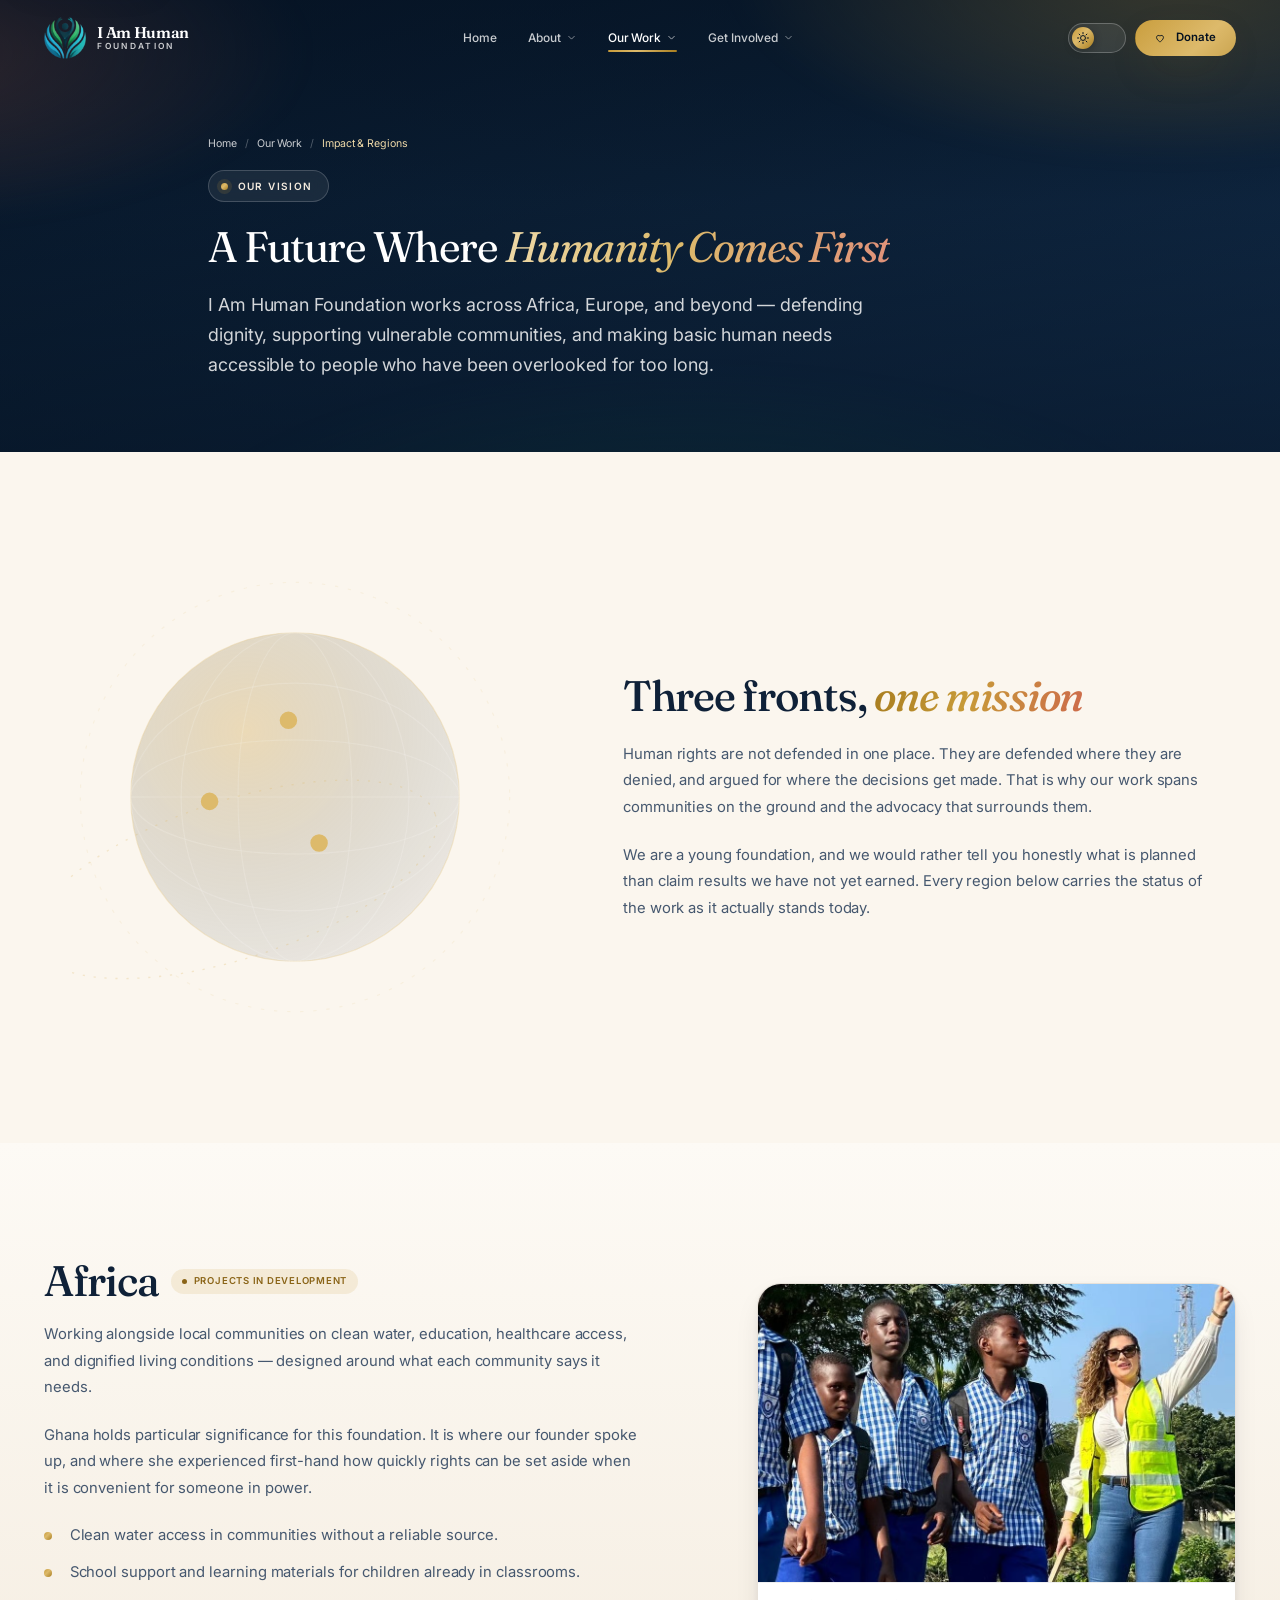
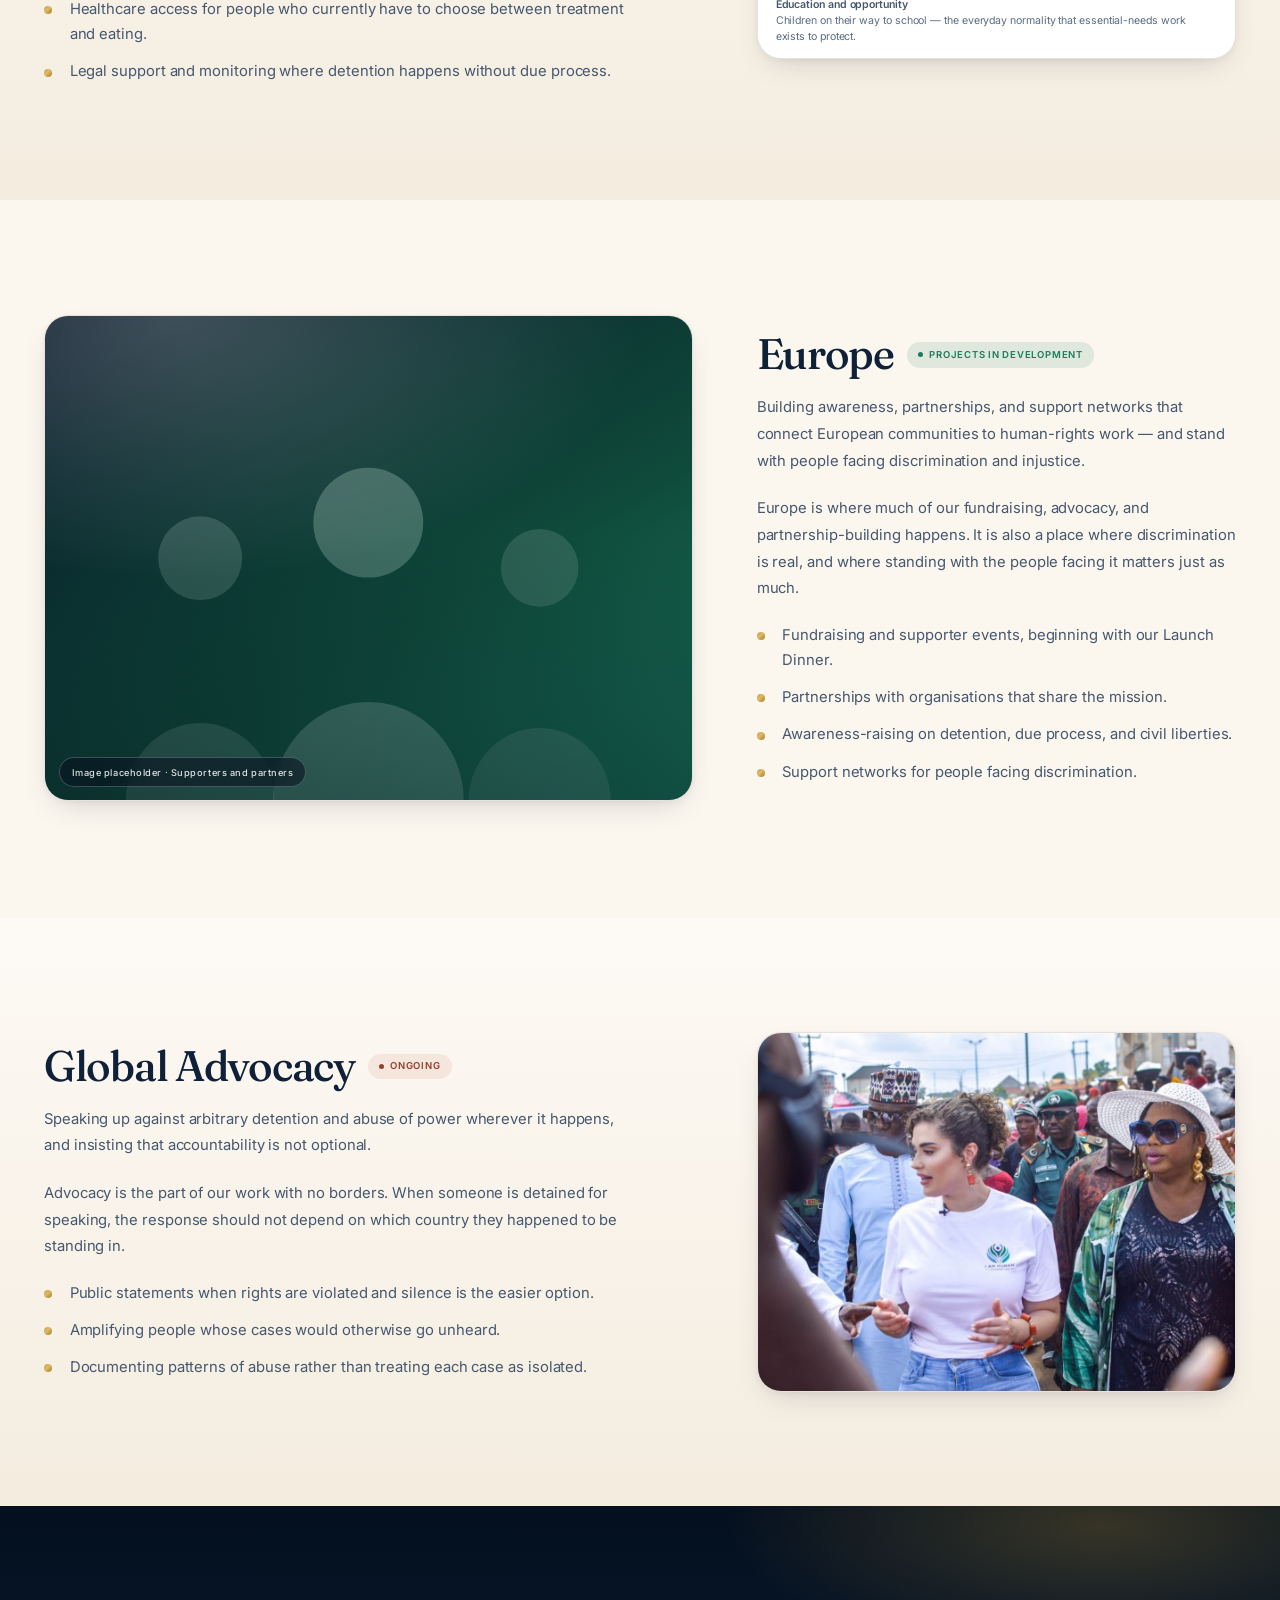
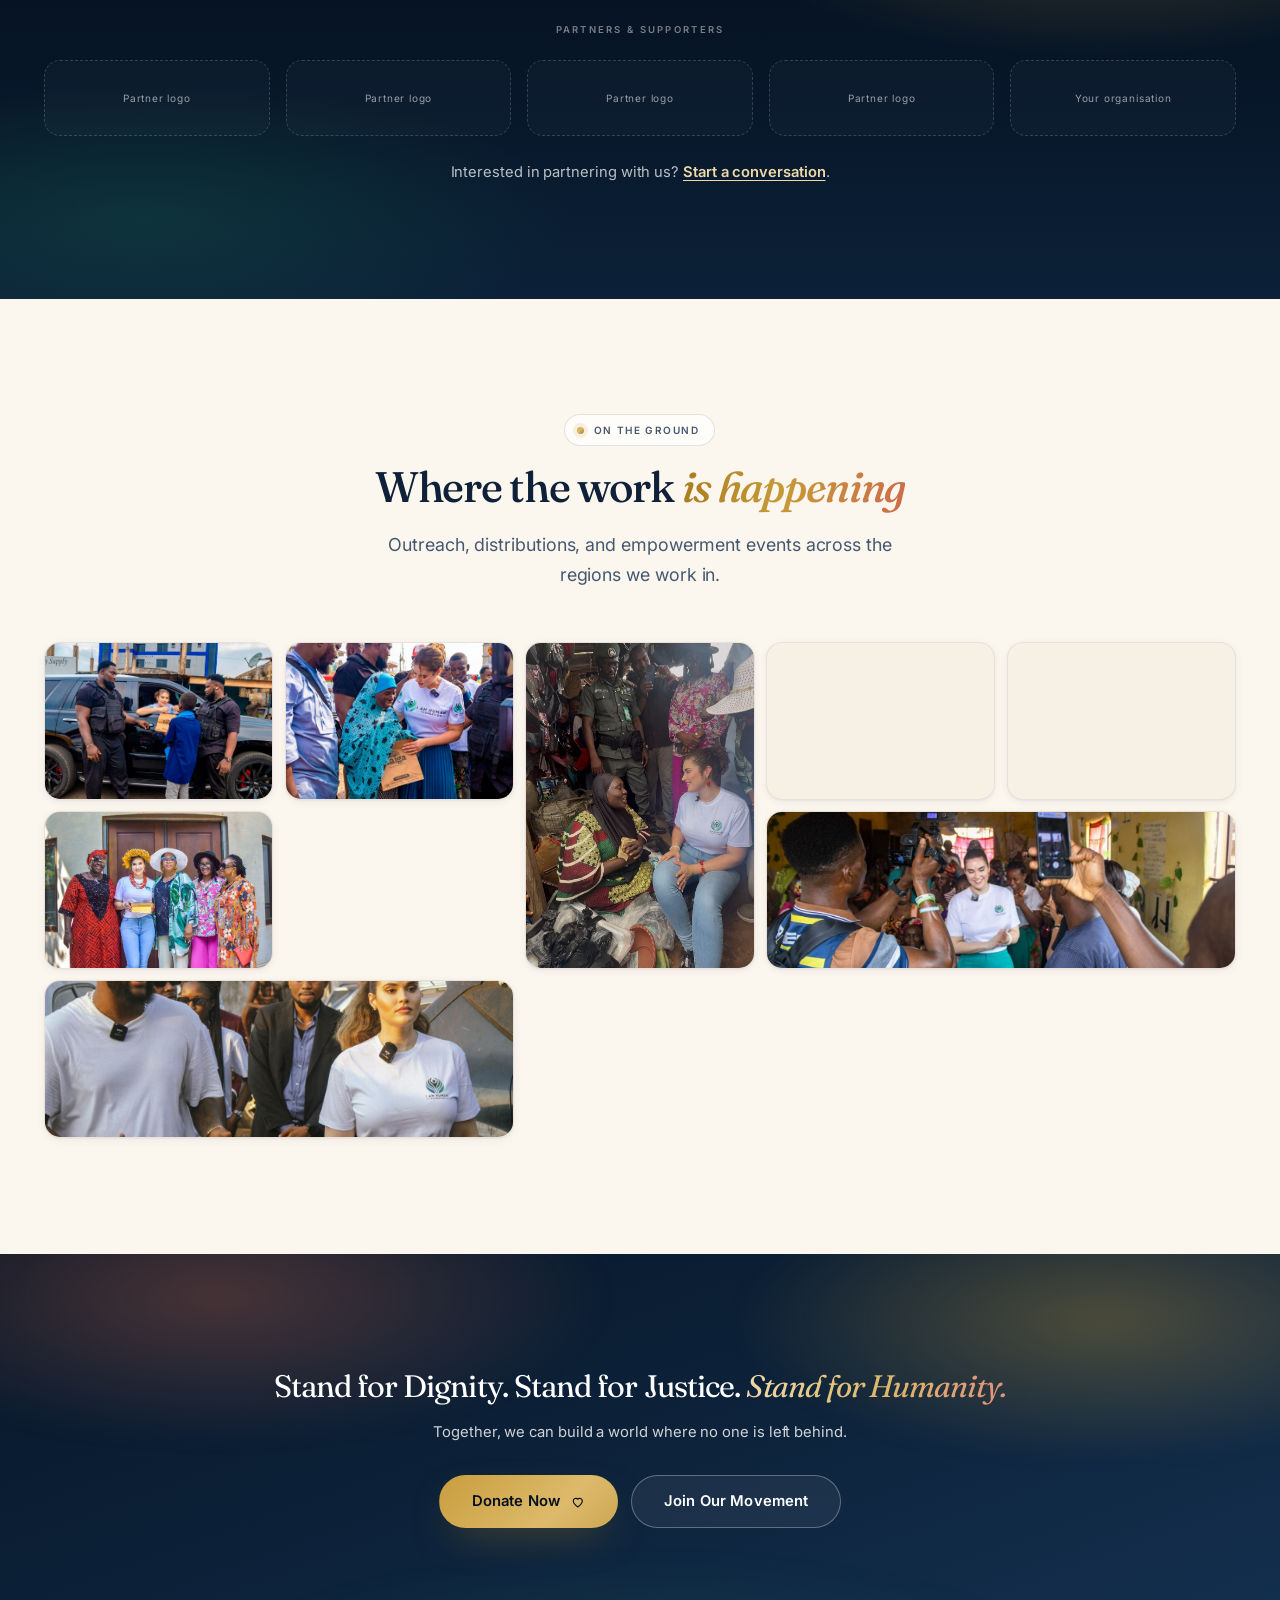
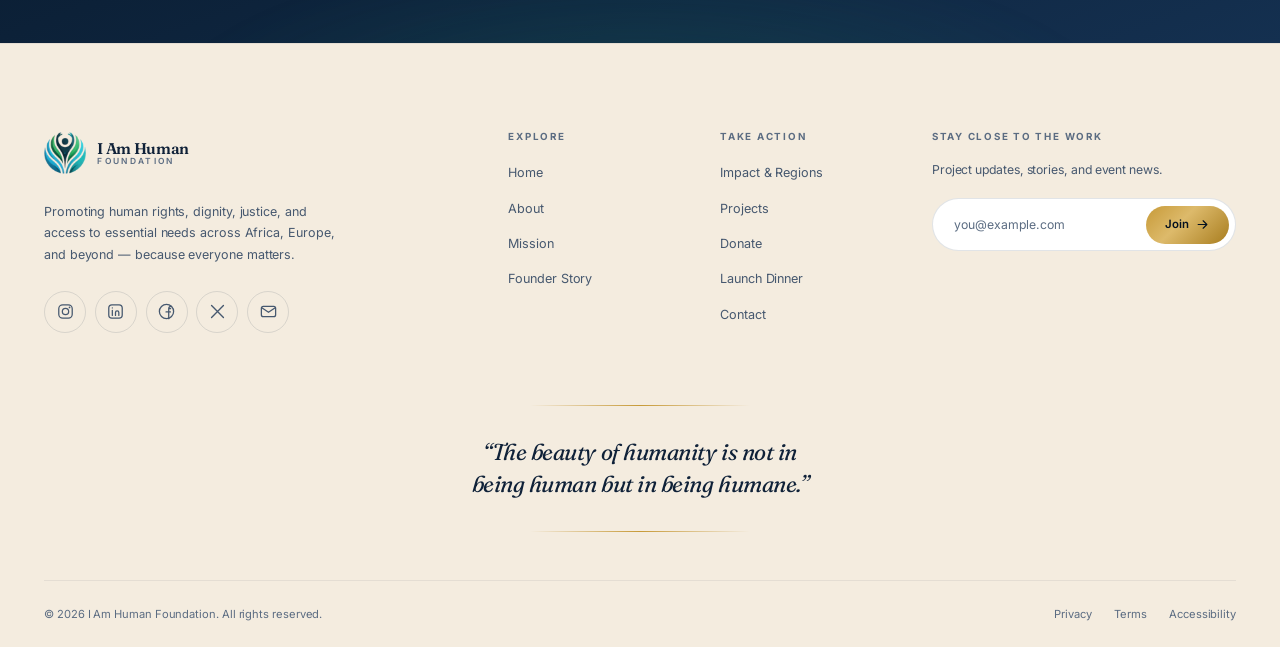
<file: impact.html>
<!DOCTYPE html>
<html lang="en" data-theme="light">
<head>
<meta charset="utf-8">
<meta name="viewport" content="width=device-width, initial-scale=1, viewport-fit=cover">
<title>Impact & Regions — I Am Human Foundation</title>
<meta name="description" content="Working across Africa, Europe, and global advocacy to defend dignity and make basic human needs accessible.">
<meta name="theme-color" content="#FBF7F0" media="(prefers-color-scheme: light)">
<meta name="theme-color" content="#06101E" media="(prefers-color-scheme: dark)">

<meta property="og:type" content="website">
<meta property="og:title" content="Impact & Regions — I Am Human Foundation">
<meta property="og:description" content="Working across Africa, Europe, and global advocacy to defend dignity and make basic human needs accessible.">
<meta property="og:image" content="assets/logo-emblem.png">

<link rel="icon" href="assets/logo-emblem.png" type="image/png" sizes="any">
<link rel="apple-touch-icon" href="assets/logo-emblem.png">

<link rel="preconnect" href="https://fonts.googleapis.com">
<link rel="preconnect" href="https://fonts.gstatic.com" crossorigin>
<link rel="stylesheet" href="https://fonts.googleapis.com/css2?family=Fraunces:opsz,wght@9..144,300;9..144,400;9..144,500;9..144,600;9..144,700&family=Inter:wght@300;400;500;600;700&display=swap">
<link rel="stylesheet" href="styles.css">

<!-- Set theme before paint to avoid a flash of the wrong palette -->
<script>
(function () {
  try {
    var stored = localStorage.getItem('iah-theme');
    var system = matchMedia('(prefers-color-scheme: dark)').matches ? 'dark' : 'light';
    document.documentElement.setAttribute('data-theme', stored || system);
  } catch (e) {}
})();
</script>
</head>

<body data-page="impact">
<a class="skip-link" href="#main">Skip to main content</a>

<!-- ============ ICON + ART SPRITE (identical on every page) ============ -->
<svg class="sprite" aria-hidden="true" focusable="false" xmlns="http://www.w3.org/2000/svg">
  <defs>
    <symbol id="i-arrow" viewBox="0 0 24 24"><path d="M5 12h14M13 6l6 6-6 6" fill="none" stroke="currentColor" stroke-width="1.8" stroke-linecap="round" stroke-linejoin="round"/></symbol>
    <symbol id="i-caret" viewBox="0 0 24 24"><path d="m6 9.5 6 6 6-6" fill="none" stroke="currentColor" stroke-width="2" stroke-linecap="round" stroke-linejoin="round"/></symbol>
    <symbol id="i-external" viewBox="0 0 24 24"><path d="M14 4h6v6M20 4l-8.5 8.5" fill="none" stroke="currentColor" stroke-width="1.7" stroke-linecap="round" stroke-linejoin="round"/><path d="M18 14.5V19a1.5 1.5 0 0 1-1.5 1.5h-11A1.5 1.5 0 0 1 4 19V8a1.5 1.5 0 0 1 1.5-1.5H10" fill="none" stroke="currentColor" stroke-width="1.7" stroke-linecap="round"/></symbol>
    <symbol id="i-heart" viewBox="0 0 24 24"><path d="M12 20s-7-4.6-7-9.4A4.1 4.1 0 0 1 12 8a4.1 4.1 0 0 1 7 2.6C19 15.4 12 20 12 20Z" fill="none" stroke="currentColor" stroke-width="1.7" stroke-linejoin="round"/></symbol>
    <symbol id="i-calendar" viewBox="0 0 24 24"><rect x="3.5" y="5" width="17" height="15.5" rx="2.5" fill="none" stroke="currentColor" stroke-width="1.6"/><path d="M3.5 9.8h17M8.5 3v4M15.5 3v4" fill="none" stroke="currentColor" stroke-width="1.6" stroke-linecap="round"/></symbol>
    <symbol id="i-dinner" viewBox="0 0 24 24"><path d="M4 4v6a2.5 2.5 0 0 0 5 0V4M6.5 12.5V21M19 4c-1.6 1-2.4 2.7-2.4 5s.6 3 1.6 3.4V21" fill="none" stroke="currentColor" stroke-width="1.6" stroke-linecap="round" stroke-linejoin="round"/></symbol>
    <symbol id="i-music" viewBox="0 0 24 24"><path d="M9 18V6l10-2v12" fill="none" stroke="currentColor" stroke-width="1.6" stroke-linejoin="round"/><circle cx="6.5" cy="18" r="2.5" fill="none" stroke="currentColor" stroke-width="1.6"/><circle cx="16.5" cy="16" r="2.5" fill="none" stroke="currentColor" stroke-width="1.6"/></symbol>
    <symbol id="i-hands" viewBox="0 0 24 24"><path d="M12 21s-6-3.2-6-8V7.5L12 5l6 2.5V13c0 4.8-6 8-6 8Z" fill="none" stroke="currentColor" stroke-width="1.6" stroke-linejoin="round"/><path d="M9.5 12.3 11.4 14l3.3-3.4" fill="none" stroke="currentColor" stroke-width="1.6" stroke-linecap="round" stroke-linejoin="round"/></symbol>
    <symbol id="i-scales" viewBox="0 0 24 24"><path d="M12 4v16M6 20h12M4 9h6M14 9h6M7 9l-3 5.2a3.2 3.2 0 0 0 6 0Zm10 0-3 5.2a3.2 3.2 0 0 0 6 0Z" fill="none" stroke="currentColor" stroke-width="1.5" stroke-linecap="round" stroke-linejoin="round"/><circle cx="12" cy="4.6" r="1.6" fill="none" stroke="currentColor" stroke-width="1.5"/></symbol>
    <symbol id="i-drop" viewBox="0 0 24 24"><path d="M12 3.5c3.4 4 6 6.9 6 10a6 6 0 0 1-12 0c0-3.1 2.6-6 6-10Z" fill="none" stroke="currentColor" stroke-width="1.6" stroke-linejoin="round"/><path d="M9 14a3 3 0 0 0 3 3" fill="none" stroke="currentColor" stroke-width="1.6" stroke-linecap="round"/></symbol>
    <symbol id="i-people" viewBox="0 0 24 24"><circle cx="9" cy="8" r="3.2" fill="none" stroke="currentColor" stroke-width="1.6"/><path d="M3 20a6 6 0 0 1 12 0" fill="none" stroke="currentColor" stroke-width="1.6" stroke-linecap="round"/><path d="M16 5.4a3.2 3.2 0 0 1 0 5.2M17.5 14.6A5.6 5.6 0 0 1 21 20" fill="none" stroke="currentColor" stroke-width="1.6" stroke-linecap="round"/></symbol>
    <symbol id="i-compass" viewBox="0 0 24 24"><circle cx="12" cy="12" r="8.6" fill="none" stroke="currentColor" stroke-width="1.6"/><path d="m15.2 8.8-1.8 4.6-4.6 1.8 1.8-4.6Z" fill="none" stroke="currentColor" stroke-width="1.6" stroke-linejoin="round"/></symbol>
    <symbol id="i-bank" viewBox="0 0 24 24"><path d="M3.5 9.5 12 4.5l8.5 5M5 9.5v8M9.5 9.5v8M14.5 9.5v8M19 9.5v8M3 20.5h18" fill="none" stroke="currentColor" stroke-width="1.6" stroke-linecap="round" stroke-linejoin="round"/></symbol>
    <symbol id="i-ticket" viewBox="0 0 24 24"><path d="M3 8.5A2 2 0 0 1 5 6.5h14a2 2 0 0 1 2 2V10a2 2 0 0 0 0 4v1.5a2 2 0 0 1-2 2H5a2 2 0 0 1-2-2V14a2 2 0 0 0 0-4Z" fill="none" stroke="currentColor" stroke-width="1.6" stroke-linejoin="round"/><path d="M14 7v10" fill="none" stroke="currentColor" stroke-width="1.6" stroke-dasharray="2 2.6"/></symbol>
    <symbol id="i-globe" viewBox="0 0 24 24"><circle cx="12" cy="12" r="8.6" fill="none" stroke="currentColor" stroke-width="1.6"/><path d="M3.4 12h17.2M12 3.4c2.4 2.4 3.6 5.3 3.6 8.6S14.4 18.2 12 20.6c-2.4-2.4-3.6-5.3-3.6-8.6S9.6 5.8 12 3.4Z" fill="none" stroke="currentColor" stroke-width="1.6"/></symbol>
    <symbol id="i-copy" viewBox="0 0 24 24"><rect x="9" y="9" width="11" height="11" rx="2.2" fill="none" stroke="currentColor" stroke-width="1.6"/><path d="M15 6.2A2.2 2.2 0 0 0 12.8 4H6.2A2.2 2.2 0 0 0 4 6.2v6.6A2.2 2.2 0 0 0 6.2 15" fill="none" stroke="currentColor" stroke-width="1.6" stroke-linecap="round"/></symbol>
    <symbol id="i-check" viewBox="0 0 24 24"><path d="m5 12.8 4.4 4.2L19 7.2" fill="none" stroke="currentColor" stroke-width="2" stroke-linecap="round" stroke-linejoin="round"/></symbol>
    <symbol id="i-sun" viewBox="0 0 24 24"><circle cx="12" cy="12" r="4.2" fill="none" stroke="currentColor" stroke-width="1.7"/><path d="M12 2.6v2.2M12 19.2v2.2M2.6 12h2.2M19.2 12h2.2M5.3 5.3l1.6 1.6M17.1 17.1l1.6 1.6M18.7 5.3l-1.6 1.6M6.9 17.1l-1.6 1.6" fill="none" stroke="currentColor" stroke-width="1.7" stroke-linecap="round"/></symbol>
    <symbol id="i-moon" viewBox="0 0 24 24"><path d="M20 14.2A8.4 8.4 0 0 1 9.8 4a8.4 8.4 0 1 0 10.2 10.2Z" fill="none" stroke="currentColor" stroke-width="1.7" stroke-linejoin="round"/></symbol>
    <symbol id="i-instagram" viewBox="0 0 24 24"><rect x="3.5" y="3.5" width="17" height="17" rx="5" fill="none" stroke="currentColor" stroke-width="1.6"/><circle cx="12" cy="12" r="4" fill="none" stroke="currentColor" stroke-width="1.6"/><circle cx="17.1" cy="6.9" r="1.1" fill="currentColor"/></symbol>
    <symbol id="i-linkedin" viewBox="0 0 24 24"><rect x="3.5" y="3.5" width="17" height="17" rx="4" fill="none" stroke="currentColor" stroke-width="1.6"/><path d="M8 10.5V17M8 7.4v.1M12 17v-3.6a2.1 2.1 0 0 1 4.2 0V17" fill="none" stroke="currentColor" stroke-width="1.6" stroke-linecap="round"/></symbol>
    <symbol id="i-facebook" viewBox="0 0 24 24"><path d="M14.8 8.4h2.4M14.8 21V8.6a3 3 0 0 1 3-3h.6M11.4 12.6h5.6" fill="none" stroke="currentColor" stroke-width="1.6" stroke-linecap="round"/><circle cx="12" cy="12" r="9" fill="none" stroke="currentColor" stroke-width="1.6"/></symbol>
    <symbol id="i-x" viewBox="0 0 24 24"><path d="M4.5 4.5 19.5 19.5M19.5 4.5 4.5 19.5" fill="none" stroke="currentColor" stroke-width="1.7" stroke-linecap="round"/></symbol>
    <symbol id="i-mail" viewBox="0 0 24 24"><rect x="3" y="5.5" width="18" height="13" rx="2.5" fill="none" stroke="currentColor" stroke-width="1.6"/><path d="m4 7.5 8 5.5 8-5.5" fill="none" stroke="currentColor" stroke-width="1.6" stroke-linecap="round" stroke-linejoin="round"/></symbol>
    <symbol id="i-menu" viewBox="0 0 24 24"><path d="M4 7h16M4 12h16M4 17h16" fill="none" stroke="currentColor" stroke-width="1.8" stroke-linecap="round"/></symbol>
    <symbol id="i-close" viewBox="0 0 24 24"><path d="M6 6l12 12M18 6 6 18" fill="none" stroke="currentColor" stroke-width="1.8" stroke-linecap="round"/></symbol>
    <symbol id="i-quote" viewBox="0 0 24 24"><path d="M10 6c-3.3 1.4-5 3.9-5 7.5V19h6v-6H7.6c.2-2.2 1.1-3.7 2.9-4.6Zm10 0c-3.3 1.4-5 3.9-5 7.5V19h6v-6h-3.4c.2-2.2 1.1-3.7 2.9-4.6Z" fill="currentColor"/></symbol>
    <symbol id="i-pin" viewBox="0 0 24 24"><path d="M12 21s7-5.6 7-11a7 7 0 1 0-14 0c0 5.4 7 11 7 11Z" fill="none" stroke="currentColor" stroke-width="1.6" stroke-linejoin="round"/><circle cx="12" cy="10" r="2.6" fill="none" stroke="currentColor" stroke-width="1.6"/></symbol>
    <symbol id="i-clock" viewBox="0 0 24 24"><circle cx="12" cy="12" r="8.6" fill="none" stroke="currentColor" stroke-width="1.6"/><path d="M12 7.2V12l3.2 2" fill="none" stroke="currentColor" stroke-width="1.6" stroke-linecap="round" stroke-linejoin="round"/></symbol>
    <symbol id="i-health" viewBox="0 0 24 24"><rect x="3.5" y="6" width="17" height="14" rx="3" fill="none" stroke="currentColor" stroke-width="1.6"/><path d="M9 6V4.5A1.5 1.5 0 0 1 10.5 3h3A1.5 1.5 0 0 1 15 4.5V6M12 10.4v5.4M9.3 13.1h5.4" fill="none" stroke="currentColor" stroke-width="1.6" stroke-linecap="round"/></symbol>
    <symbol id="i-book" viewBox="0 0 24 24"><path d="M4 5.5A1.5 1.5 0 0 1 5.5 4H10a2.5 2.5 0 0 1 2 1 2.5 2.5 0 0 1 2-1h4.5A1.5 1.5 0 0 1 20 5.5v12a1.5 1.5 0 0 1-1.5 1.5H14a2.5 2.5 0 0 0-2 1 2.5 2.5 0 0 0-2-1H5.5A1.5 1.5 0 0 1 4 17.5Z" fill="none" stroke="currentColor" stroke-width="1.6" stroke-linejoin="round"/><path d="M12 5v15" fill="none" stroke="currentColor" stroke-width="1.6"/></symbol>
    <symbol id="i-sparkle" viewBox="0 0 24 24"><path d="M12 3.5 13.9 9l5.6 1.9-5.6 1.9L12 18.4 10.1 12.8 4.5 10.9 10.1 9Z" fill="none" stroke="currentColor" stroke-width="1.5" stroke-linejoin="round"/><path d="M18.5 16.5 19.3 19l2.2.8-2.2.8-.8 2.4" fill="none" stroke="currentColor" stroke-width="1.4" stroke-linejoin="round"/></symbol>
    <symbol id="i-megaphone" viewBox="0 0 24 24"><path d="M4 10.5v3a1.5 1.5 0 0 0 1.5 1.5H8l6 4V5l-6 4H5.5A1.5 1.5 0 0 0 4 10.5Z" fill="none" stroke="currentColor" stroke-width="1.6" stroke-linejoin="round"/><path d="M17.5 9.2a4 4 0 0 1 0 5.6M8 15v4.5" fill="none" stroke="currentColor" stroke-width="1.6" stroke-linecap="round"/></symbol>

    <symbol id="art-figures" viewBox="0 0 400 300" preserveAspectRatio="xMidYMid slice">
      <g fill="currentColor">
        <circle cx="96" cy="150" r="26" opacity=".55"/><path d="M50 300c0-27 21-48 46-48s46 21 46 48Z" opacity=".55"/>
        <circle cx="200" cy="128" r="34" opacity=".8"/><path d="M141 300c0-34 27-61 59-61s59 27 59 61Z" opacity=".8"/>
        <circle cx="306" cy="156" r="24" opacity=".45"/><path d="M262 300c0-25 20-45 44-45s44 20 44 45Z" opacity=".45"/>
      </g>
    </symbol>
    <symbol id="art-water" viewBox="0 0 400 300" preserveAspectRatio="xMidYMid slice">
      <g fill="none" stroke="currentColor" stroke-width="10" stroke-linecap="round" opacity=".6">
        <path d="M-20 210c40-26 80-26 120 0s80 26 120 0 80-26 120 0"/>
        <path d="M-20 250c40-26 80-26 120 0s80 26 120 0 80-26 120 0" opacity=".6"/>
      </g>
      <path d="M200 60c30 40 48 62 48 84a48 48 0 1 1-96 0c0-22 18-44 48-84Z" fill="currentColor" opacity=".75"/>
    </symbol>
    <symbol id="art-learn" viewBox="0 0 400 300" preserveAspectRatio="xMidYMid slice">
      <g fill="currentColor" opacity=".7"><path d="M200 70 340 128 200 186 60 128Z"/></g>
      <g fill="none" stroke="currentColor" stroke-width="10" stroke-linecap="round" opacity=".55">
        <path d="M100 148v56c0 22 45 40 100 40s100-18 100-40v-56"/><path d="M330 140v70"/>
      </g>
    </symbol>
    <symbol id="art-justice" viewBox="0 0 400 300" preserveAspectRatio="xMidYMid slice">
      <g fill="none" stroke="currentColor" stroke-width="11" stroke-linecap="round" stroke-linejoin="round" opacity=".7">
        <path d="M200 54v206M120 260h160M104 108h192"/>
        <path d="m104 108-38 74a44 44 0 0 0 76 0Zm192 0-38 74a44 44 0 0 0 76 0Z"/>
      </g>
    </symbol>
    <symbol id="art-portrait" viewBox="0 0 400 520" preserveAspectRatio="xMidYMid slice">
      <g fill="currentColor"><circle cx="200" cy="196" r="86" opacity=".8"/><path d="M56 520c0-79 64-143 144-143s144 64 144 143Z" opacity=".8"/></g>
    </symbol>
  </defs>
</svg>

<div class="scroll-progress" aria-hidden="true"><span class="scroll-progress__bar" id="scrollBar"></span></div>
<!-- ============ HEADER (identical on every page) ============ -->
<header class="site-header" id="siteHeader">
  <div class="shell site-header__inner">
    <a class="brand" href="index.html" aria-label="I Am Human Foundation — home">
      <img class="brand__mark" src="assets/logo-emblem.png" alt="" width="128" height="128" decoding="async">
      <span class="brand__text">
        <span class="brand__name">I Am Human</span>
        <span class="brand__sub">Foundation</span>
      </span>
    </a>

    <nav class="nav" id="primaryNav" aria-label="Primary">
      <ul class="nav__list">
        <li class="nav__item">
          <a class="nav__link" href="index.html" data-nav="home">Home</a>
        </li>

        <li class="nav__item nav__item--has-menu">
          <a class="nav__link" href="about.html" data-nav="about">
            About
            <svg class="nav__caret" aria-hidden="true"><use href="#i-caret"/></svg>
          </a>
          <div class="submenu">
            <ul class="submenu__list">
              <li><a href="about.html" data-nav-page="about">
                <span class="submenu__ico"><svg aria-hidden="true"><use href="#i-people"/></svg></span>
                <span class="submenu__txt"><strong>Who We Are</strong><span>Our purpose, values and beliefs</span></span>
              </a></li>
              <li><a href="mission.html" data-nav-page="mission">
                <span class="submenu__ico"><svg aria-hidden="true"><use href="#i-compass"/></svg></span>
                <span class="submenu__txt"><strong>Our Mission</strong><span>The four pillars of our work</span></span>
              </a></li>
              <li><a href="founder.html" data-nav-page="founder">
                <span class="submenu__ico"><svg aria-hidden="true"><use href="#i-quote"/></svg></span>
                <span class="submenu__txt"><strong>Founder Story</strong><span>Shalimar Abbiusi, a voice for justice</span></span>
              </a></li>
            </ul>
          </div>
        </li>

        <li class="nav__item nav__item--has-menu">
          <a class="nav__link" href="impact.html" data-nav="work">
            Our Work
            <svg class="nav__caret" aria-hidden="true"><use href="#i-caret"/></svg>
          </a>
          <div class="submenu">
            <ul class="submenu__list">
              <li><a href="impact.html" data-nav-page="impact">
                <span class="submenu__ico"><svg aria-hidden="true"><use href="#i-globe"/></svg></span>
                <span class="submenu__txt"><strong>Impact &amp; Regions</strong><span>Africa, Europe and global advocacy</span></span>
              </a></li>
              <li><a href="projects.html" data-nav-page="projects">
                <span class="submenu__ico"><svg aria-hidden="true"><use href="#i-sparkle"/></svg></span>
                <span class="submenu__txt"><strong>Projects</strong><span>What we are building next</span></span>
              </a></li>
            </ul>
          </div>
        </li>

        <li class="nav__item nav__item--has-menu">
          <a class="nav__link" href="donate.html" data-nav="involved">
            Get Involved
            <svg class="nav__caret" aria-hidden="true"><use href="#i-caret"/></svg>
          </a>
          <div class="submenu">
            <ul class="submenu__list">
              <li><a href="donate.html" data-nav-page="donate">
                <span class="submenu__ico"><svg aria-hidden="true"><use href="#i-heart"/></svg></span>
                <span class="submenu__txt"><strong>Donate</strong><span>Bank transfer, GoFundMe or tickets</span></span>
              </a></li>
              <li><a href="launch-dinner.html" data-nav-page="launch">
                <span class="submenu__ico"><svg aria-hidden="true"><use href="#i-dinner"/></svg></span>
                <span class="submenu__txt"><strong>Launch Dinner</strong><span>Our official launch event</span></span>
              </a></li>
              <li><a href="contact.html" data-nav-page="contact">
                <span class="submenu__ico"><svg aria-hidden="true"><use href="#i-mail"/></svg></span>
                <span class="submenu__txt"><strong>Contact</strong><span>Partner, volunteer or say hello</span></span>
              </a></li>
            </ul>
          </div>
        </li>
      </ul>
    </nav>

    <div class="site-header__actions">
      <button class="theme-toggle" id="themeToggle" type="button" aria-label="Switch to dark theme" aria-pressed="false" title="Toggle theme">
        <span class="theme-toggle__track" aria-hidden="true">
          <span class="theme-toggle__thumb">
            <svg class="theme-toggle__icon theme-toggle__icon--sun"><use href="#i-sun"/></svg>
            <svg class="theme-toggle__icon theme-toggle__icon--moon"><use href="#i-moon"/></svg>
          </span>
        </span>
      </button>

      <a class="btn btn--gold btn--sm site-header__cta" href="donate.html">
        <svg class="btn__icon" aria-hidden="true"><use href="#i-heart"/></svg>
        Donate
      </a>

      <button class="menu-btn" id="menuBtn" type="button" aria-expanded="false" aria-controls="mobileMenu" aria-label="Open menu">
        <svg class="menu-btn__icon menu-btn__icon--open" aria-hidden="true"><use href="#i-menu"/></svg>
        <svg class="menu-btn__icon menu-btn__icon--close" aria-hidden="true"><use href="#i-close"/></svg>
      </button>
    </div>
  </div>
</header>

<!-- ============ MOBILE MENU (identical on every page) ============ -->
<div class="mobile-menu" id="mobileMenu" hidden>
  <nav class="mobile-menu__inner" aria-label="Mobile">
    <ul class="mobile-menu__list">
      <li><a href="index.html" data-nav-page="home"><span class="m-num">01</span>Home</a></li>
      <li>
        <a href="about.html" data-nav-page="about"><span class="m-num">02</span>About</a>
        <div class="mobile-menu__sub">
          <a href="about.html">Who We Are</a>
          <a href="mission.html">Our Mission</a>
          <a href="founder.html">Founder Story</a>
        </div>
      </li>
      <li>
        <a href="impact.html" data-nav-page="impact"><span class="m-num">03</span>Our Work</a>
        <div class="mobile-menu__sub">
          <a href="impact.html">Impact &amp; Regions</a>
          <a href="projects.html">Projects</a>
        </div>
      </li>
      <li>
        <a href="donate.html" data-nav-page="donate"><span class="m-num">04</span>Get Involved</a>
        <div class="mobile-menu__sub">
          <a href="donate.html">Donate</a>
          <a href="launch-dinner.html">Launch Dinner</a>
          <a href="contact.html">Contact</a>
        </div>
      </li>
    </ul>
    <div class="mobile-menu__foot">
      <a class="btn btn--gold btn--block" href="donate.html">Support Our Mission</a>
      <p class="mobile-menu__quote">“The beauty of humanity is not in being human, but in being humane.”</p>
    </div>
  </nav>
</div>

<main id="main">
  <section class="page-hero">
    <div class="page-hero__bg" aria-hidden="true"></div>
    <div class="shell page-hero__inner">
      <nav aria-label="Breadcrumb">
        <ol class="breadcrumb">
          <li><a href="index.html">Home</a></li>
          <li><a href="impact.html">Our Work</a></li>
          <li><span aria-current="page">Impact & Regions</span></li>
        </ol>
      </nav>
      <p class="eyebrow eyebrow--light reveal" data-reveal><span class="eyebrow__dot" aria-hidden="true"></span> Our vision</p>
      <h1 class="page-hero__title reveal" data-reveal data-reveal-delay="1">A Future Where <em>Humanity Comes First</em></h1>
      <p class="page-hero__lede reveal" data-reveal data-reveal-delay="2">I Am Human Foundation works across Africa, Europe, and beyond — defending dignity, supporting vulnerable communities, and making basic human needs accessible to people who have been overlooked for too long.</p>
    </div>
  </section>

  <section class="section">
    <div class="shell impact__layout" style="margin-top:0">
      <div class="globe reveal" data-reveal aria-hidden="true">
        <svg class="globe__svg" viewBox="0 0 420 420" role="presentation">
          <defs>
            <radialGradient id="globeFill" cx="35%" cy="30%" r="80%">
              <stop offset="0%" stop-color="var(--globe-hi)"/>
              <stop offset="100%" stop-color="var(--globe-lo)"/>
            </radialGradient>
          </defs>
          <circle class="globe__halo" cx="210" cy="210" r="196"/>
          <circle class="globe__sphere" cx="210" cy="210" r="150" fill="url(#globeFill)"/>
          <g class="globe__grid">
            <circle cx="210" cy="210" r="150"/>
            <ellipse cx="210" cy="210" rx="150" ry="52"/>
            <ellipse cx="210" cy="210" rx="150" ry="104"/>
            <ellipse cx="210" cy="210" rx="52" ry="150"/>
            <ellipse cx="210" cy="210" rx="104" ry="150"/>
            <line x1="60" y1="210" x2="360" y2="210"/>
          </g>
          <g class="globe__orbit"><ellipse cx="210" cy="210" rx="192" ry="72" transform="rotate(-18 210 210)"/></g>
          <g class="globe__pins">
            <g class="globe__pin" style="--d:0s"><circle cx="232" cy="252" r="7"/><circle class="globe__pulse" cx="232" cy="252" r="7"/></g>
            <g class="globe__pin" style="--d:.9s"><circle cx="204" cy="140" r="7"/><circle class="globe__pulse" cx="204" cy="140" r="7"/></g>
            <g class="globe__pin" style="--d:1.8s"><circle cx="132" cy="214" r="7"/><circle class="globe__pulse" cx="132" cy="214" r="7"/></g>
          </g>
        </svg>
      </div>
      <div class="rich reveal" data-reveal data-reveal-delay="1">
        <h2 class="h2">Three fronts, <em>one mission</em></h2>
        <p>
          Human rights are not defended in one place. They are defended where they are denied, and
          argued for where the decisions get made. That is why our work spans communities on the
          ground and the advocacy that surrounds them.
        </p>
        <p>
          We are a young foundation, and we would rather tell you honestly what is planned than
          claim results we have not yet earned. Every region below carries the status of the work
          as it actually stands today.
        </p>
      </div>
    </div>
  </section>

  <section class="section band" id="africa">
    <div class="shell split split--wide-text">
      <div class="split__body">
        <div class="region__head" style="margin-bottom:1rem">
          <h2 class="h2">Africa</h2>
          <span class="tag tag--gold">Projects in development</span>
        </div>
        <div class="rich">
          <p>
            Working alongside local communities on clean water, education, healthcare access, and
            dignified living conditions — designed around what each community says it needs.
          </p>
          <p>
            Ghana holds particular significance for this foundation. It is where our founder spoke
            up, and where she experienced first-hand how quickly rights can be set aside when it is
            convenient for someone in power.
          </p>
          <ul>
            <li>Clean water access in communities without a reliable source.</li>
            <li>School support and learning materials for children already in classrooms.</li>
            <li>Healthcare access for people who currently have to choose between treatment and eating.</li>
            <li>Legal support and monitoring where detention happens without due process.</li>
          </ul>
        </div>
      </div>
      <div class="split__media">
        <figure class="photo photo--framed reveal" data-reveal data-reveal-delay="1">
          <img src="assets/community-school.jpg" alt="Schoolchildren in blue checked uniforms walking together with Shalimar Abbiusi" width="1080" height="613" loading="lazy" decoding="async">
          <figcaption><b>Education and opportunity</b>Children on their way to school — the everyday normality that essential-needs work exists to protect.</figcaption>
        </figure>
      </div>
    </div>
  </section>

  <section class="section" id="europe">
    <div class="shell split split--wide-text split--flip">
      <div class="split__body">
        <div class="region__head" style="margin-bottom:1rem">
          <h2 class="h2">Europe</h2>
          <span class="tag tag--emerald">Projects in development</span>
        </div>
        <div class="rich">
          <p>
            Building awareness, partnerships, and support networks that connect European communities
            to human-rights work — and stand with people facing discrimination and injustice.
          </p>
          <p>
            Europe is where much of our fundraising, advocacy, and partnership-building happens. It
            is also a place where discrimination is real, and where standing with the people facing
            it matters just as much.
          </p>
          <ul>
            <li>Fundraising and supporter events, beginning with our Launch Dinner.</li>
            <li>Partnerships with organisations that share the mission.</li>
            <li>Awareness-raising on detention, due process, and civil liberties.</li>
            <li>Support networks for people facing discrimination.</li>
          </ul>
        </div>
      </div>
      <div class="split__media">
        <figure class="media media--small reveal" data-reveal data-reveal-delay="1">
          <span class="media__art media__art--emerald"><svg><use href="#art-figures"/></svg></span>
          <figcaption class="media__badge">Image placeholder · Supporters and partners</figcaption>
        </figure>
      </div>
    </div>
  </section>

  <section class="section band" id="global">
    <div class="shell split split--wide-text">
      <div class="split__body">
        <div class="region__head" style="margin-bottom:1rem">
          <h2 class="h2">Global Advocacy</h2>
          <span class="tag tag--terracotta">Ongoing</span>
        </div>
        <div class="rich">
          <p>
            Speaking up against arbitrary detention and abuse of power wherever it happens, and
            insisting that accountability is not optional.
          </p>
          <p>
            Advocacy is the part of our work with no borders. When someone is detained for speaking,
            the response should not depend on which country they happened to be standing in.
          </p>
          <ul>
            <li>Public statements when rights are violated and silence is the easier option.</li>
            <li>Amplifying people whose cases would otherwise go unheard.</li>
            <li>Documenting patterns of abuse rather than treating each case as isolated.</li>
          </ul>
        </div>
      </div>
      <div class="split__media">
        <figure class="photo photo--landscape reveal" data-reveal data-reveal-delay="1">
          <img src="assets/photos/p42.jpg" alt="Shalimar Abbiusi walking through a market with community members" width="1200" height="802" loading="lazy" decoding="async">
        </figure>
      </div>
    </div>
  </section>

  <section class="section impact">
    <div class="impact__bg" aria-hidden="true"></div>
    <div class="shell">
      <div class="partners reveal" data-reveal style="margin-top:0">
        <p class="partners__label">Partners &amp; supporters</p>
        <ul class="partners__list">
          <li class="partners__slot"><span>Partner logo</span></li>
          <li class="partners__slot"><span>Partner logo</span></li>
          <li class="partners__slot"><span>Partner logo</span></li>
          <li class="partners__slot"><span>Partner logo</span></li>
          <li class="partners__slot"><span>Your organisation</span></li>
        </ul>
        <p style="margin-top:1.5rem;color:rgba(255,255,255,.72);font-size:.92rem">
          Interested in partnering with us? <a href="contact.html" style="color:var(--gold-300);font-weight:600;text-decoration:underline;text-underline-offset:3px">Start a conversation</a>.
        </p>
      </div>
    </div>
  </section>

  <section class="section">
    <div class="shell">
      <header class="section-head section-head--center">
        <p class="eyebrow reveal" data-reveal><span class="eyebrow__dot" aria-hidden="true"></span> On the ground</p>
        <h2 class="h2 reveal" data-reveal data-reveal-delay="1">Where the work <em>is happening</em></h2>
        <p class="section-head__lede reveal" data-reveal data-reveal-delay="2">Outreach, distributions, and empowerment events across the regions we work in.</p>
      </header>
      <div class="gallery reveal" data-reveal data-reveal-delay="2">
        <figure class="gallery__item">
          <img src="assets/photos/p19.jpg" alt="A package being handed over beside a vehicle during an outreach visit" width="1080" height="720" loading="lazy" decoding="async">
          <figcaption>Supplies handed over during an outreach</figcaption>
        </figure>
        <figure class="gallery__item">
          <img src="assets/photos/p29.jpg" alt="A woman smiling as she receives a bag of supplies" width="1080" height="720" loading="lazy" decoding="async">
          <figcaption>Receiving a bag of provisions</figcaption>
        </figure>
        <figure class="gallery__item gallery__item--h2">
          <img src="assets/photos/p44.jpg" alt="Shalimar Abbiusi among a seated crowd at a community gathering" width="849" height="1200" loading="lazy" decoding="async">
          <figcaption>Among the community at a gathering</figcaption>
        </figure>
        <figure class="gallery__item">
          <img src="assets/photos/p45.jpg" alt="Shalimar Abbiusi being offered food during a market visit" width="1200" height="802" loading="lazy" decoding="async">
          <figcaption>Welcomed at a market visit</figcaption>
        </figure>
        <figure class="gallery__item">
          <img src="assets/photos/p47.jpg" alt="A large crowd gathered at a community event" width="1200" height="802" loading="lazy" decoding="async">
          <figcaption>A crowd at a community event</figcaption>
        </figure>
        <figure class="gallery__item">
          <img src="assets/photos/p50.jpg" alt="A group portrait with women outside a community building" width="1200" height="802" loading="lazy" decoding="async">
          <figcaption>After a community meeting</figcaption>
        </figure>
        <figure class="gallery__item gallery__item--w2">
          <img src="assets/photos/p57.jpg" alt="A community meeting being recorded inside a village building" width="1200" height="799" loading="lazy" decoding="async">
          <figcaption>A meeting recorded for the record</figcaption>
        </figure>
        <figure class="gallery__item gallery__item--w2">
          <img src="assets/photos/p73.jpg" alt="The foundation team walking through a street during an outreach" width="1200" height="799" loading="lazy" decoding="async">
          <figcaption>The team on the move</figcaption>
        </figure>
      </div>
    </div>
  </section>

  <section class="section cta-band">
    <div class="cta-band__bg" aria-hidden="true"></div>
    <div class="shell cta-band__inner">
      <h2 class="cta-band__title reveal" data-reveal>Stand for Dignity. Stand for Justice. <em>Stand for Humanity.</em></h2>
      <p class="cta-band__text reveal" data-reveal data-reveal-delay="1">Together, we can build a world where no one is left behind.</p>
      <div class="cta-band__actions reveal" data-reveal data-reveal-delay="2">
        <a class="btn btn--gold btn--lg" href="donate.html">
          Donate Now
          <svg class="btn__icon btn__icon--end" aria-hidden="true"><use href="#i-heart"/></svg>
        </a>
        <a class="btn btn--ghost-light btn--lg" href="contact.html">Join Our Movement</a>
      </div>
    </div>
  </section>
</main>

<!-- ============ FOOTER (identical on every page) ============ -->
<footer class="footer" id="contact-footer">
  <div class="shell footer__grid">
    <div class="footer__brand">
      <a class="brand brand--footer" href="index.html" aria-label="I Am Human Foundation — home">
        <img class="brand__mark" src="assets/logo-emblem.png" alt="" width="128" height="128" loading="lazy" decoding="async">
        <span class="brand__text">
          <span class="brand__name">I Am Human</span>
          <span class="brand__sub">Foundation</span>
        </span>
      </a>
      <p class="footer__mission">
        Promoting human rights, dignity, justice, and access to essential needs across Africa,
        Europe, and beyond — because everyone matters.
      </p>
      <ul class="socials" aria-label="Social media">
        <li><a href="#" aria-label="I Am Human Foundation on Instagram"><svg aria-hidden="true"><use href="#i-instagram"/></svg></a></li>
        <li><a href="#" aria-label="I Am Human Foundation on LinkedIn"><svg aria-hidden="true"><use href="#i-linkedin"/></svg></a></li>
        <li><a href="#" aria-label="I Am Human Foundation on Facebook"><svg aria-hidden="true"><use href="#i-facebook"/></svg></a></li>
        <li><a href="#" aria-label="I Am Human Foundation on X"><svg aria-hidden="true"><use href="#i-x"/></svg></a></li>
        <li><a href="mailto:info@iamhumanfdn.org" aria-label="Email I Am Human Foundation"><svg aria-hidden="true"><use href="#i-mail"/></svg></a></li>
      </ul>
    </div>

    <nav class="footer__nav" aria-label="Footer">
      <div class="footer__col">
        <h2 class="footer__heading">Explore</h2>
        <ul>
          <li><a href="index.html">Home</a></li>
          <li><a href="about.html">About</a></li>
          <li><a href="mission.html">Mission</a></li>
          <li><a href="founder.html">Founder Story</a></li>
        </ul>
      </div>
      <div class="footer__col">
        <h2 class="footer__heading">Take action</h2>
        <ul>
          <li><a href="impact.html">Impact &amp; Regions</a></li>
          <li><a href="projects.html">Projects</a></li>
          <li><a href="donate.html">Donate</a></li>
          <li><a href="launch-dinner.html">Launch Dinner</a></li>
          <li><a href="contact.html">Contact</a></li>
        </ul>
      </div>
      <div class="footer__col footer__col--wide">
        <h2 class="footer__heading">Stay close to the work</h2>
        <p class="footer__note">Project updates, stories, and event news. <!-- CMS: connect to newsletter provider --></p>
        <form class="subscribe" action="#" method="post" novalidate>
          <label class="sr-only" for="subEmail">Email address</label>
          <input class="subscribe__input" id="subEmail" name="email" type="email" placeholder="you@example.com" autocomplete="email" required>
          <button class="subscribe__btn" type="submit">
            <span>Join</span>
            <svg aria-hidden="true"><use href="#i-arrow"/></svg>
          </button>
        </form>
        <p class="subscribe__msg" id="subMsg" role="status" aria-live="polite"></p>
      </div>
    </nav>
  </div>

  <p class="footer__quote">“The beauty of humanity is not in being human but in being humane.”</p>

  <div class="shell footer__bar">
    <p>© <span id="year">2024</span> I Am Human Foundation. All rights reserved.</p>
    <ul class="footer__legal">
      <li><a href="#">Privacy</a></li>
      <li><a href="#">Terms</a></li>
      <li><a href="#">Accessibility</a></li>
    </ul>
  </div>
</footer>

<!-- ============ MOBILE FLOATING DONATE CTA ============ -->
<div class="float-cta" id="floatCta">
  <a class="float-cta__btn" href="donate.html">
    <svg aria-hidden="true"><use href="#i-heart"/></svg>
    <span>Donate</span>
  </a>
  <a class="float-cta__btn float-cta__btn--alt" href="https://iamhumanfdn.org/ticket-i-am-human-launch-dinner" target="_blank" rel="noopener noreferrer">
    <svg aria-hidden="true"><use href="#i-ticket"/></svg>
    <span>Tickets</span>
  </a>
</div>

<div class="toast" id="toast" role="status" aria-live="polite"></div>

<script src="script.js"></script>
</body>
</html>
</file>
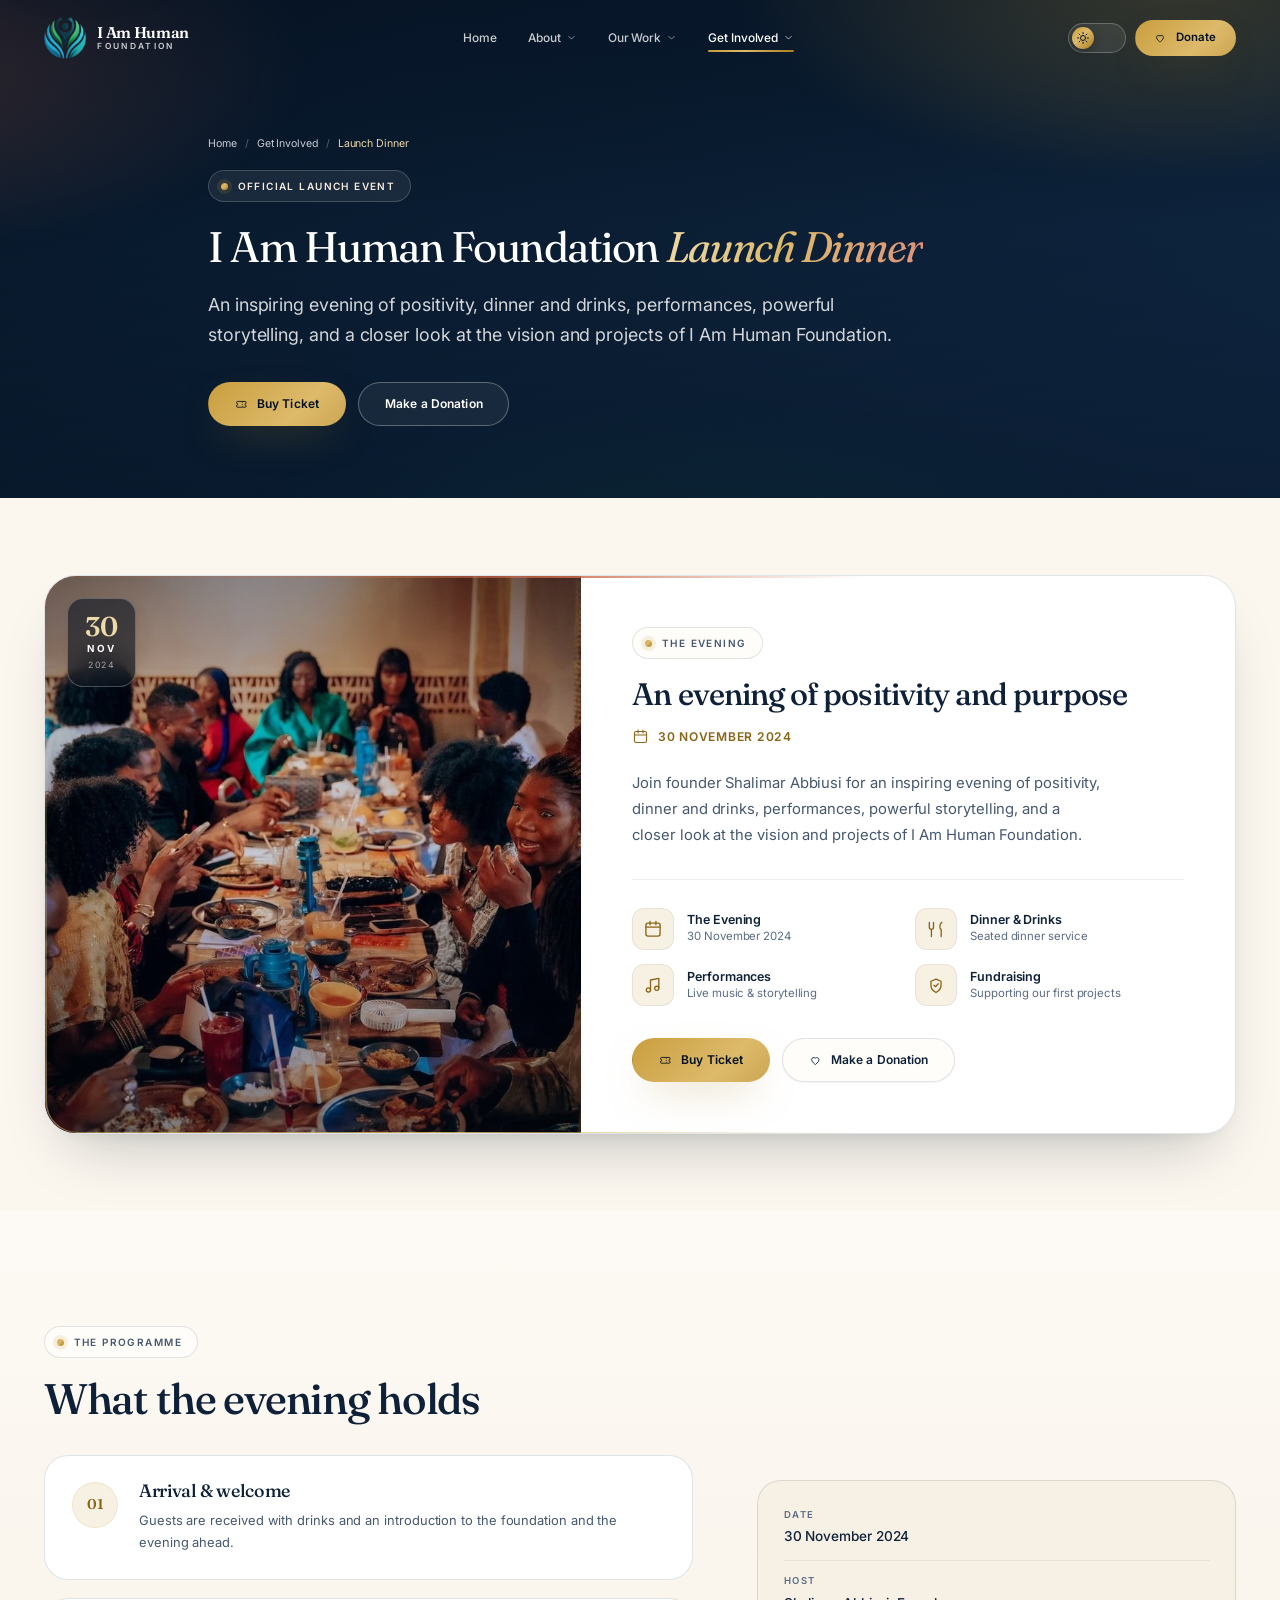
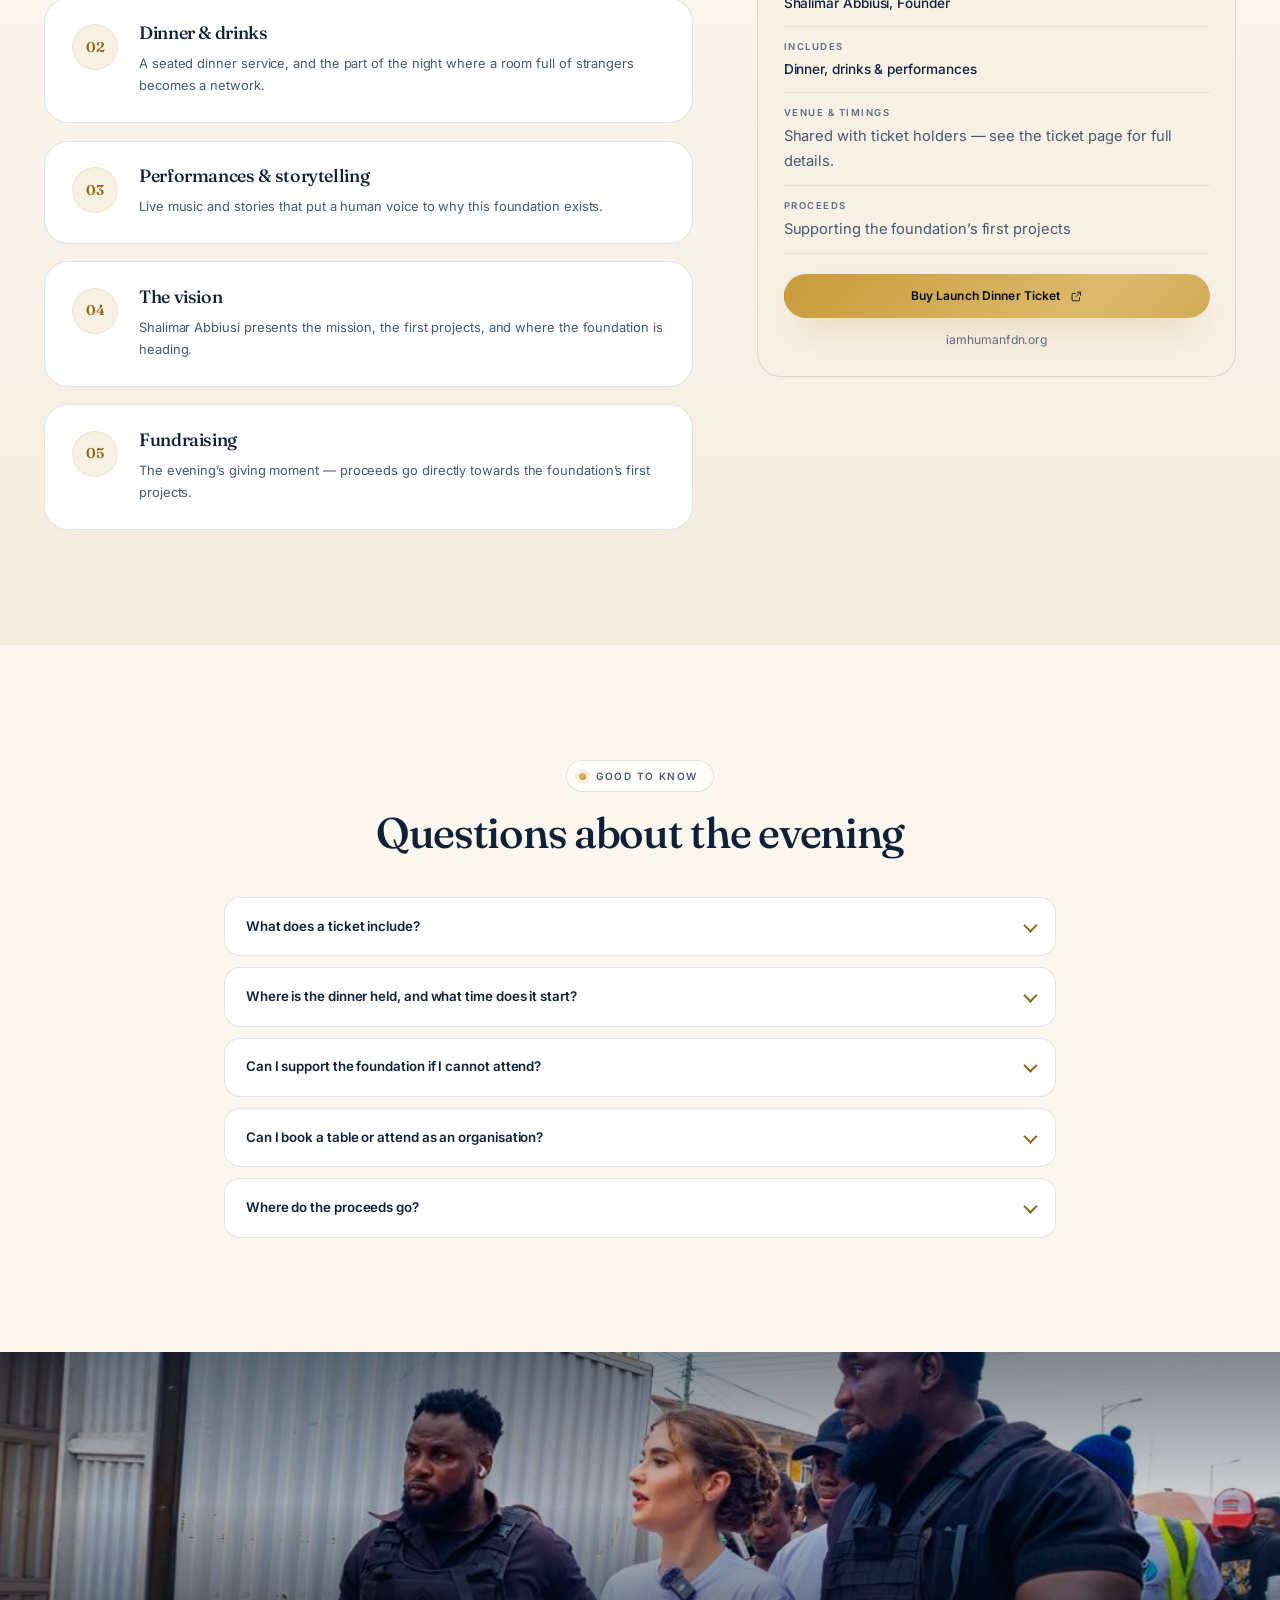
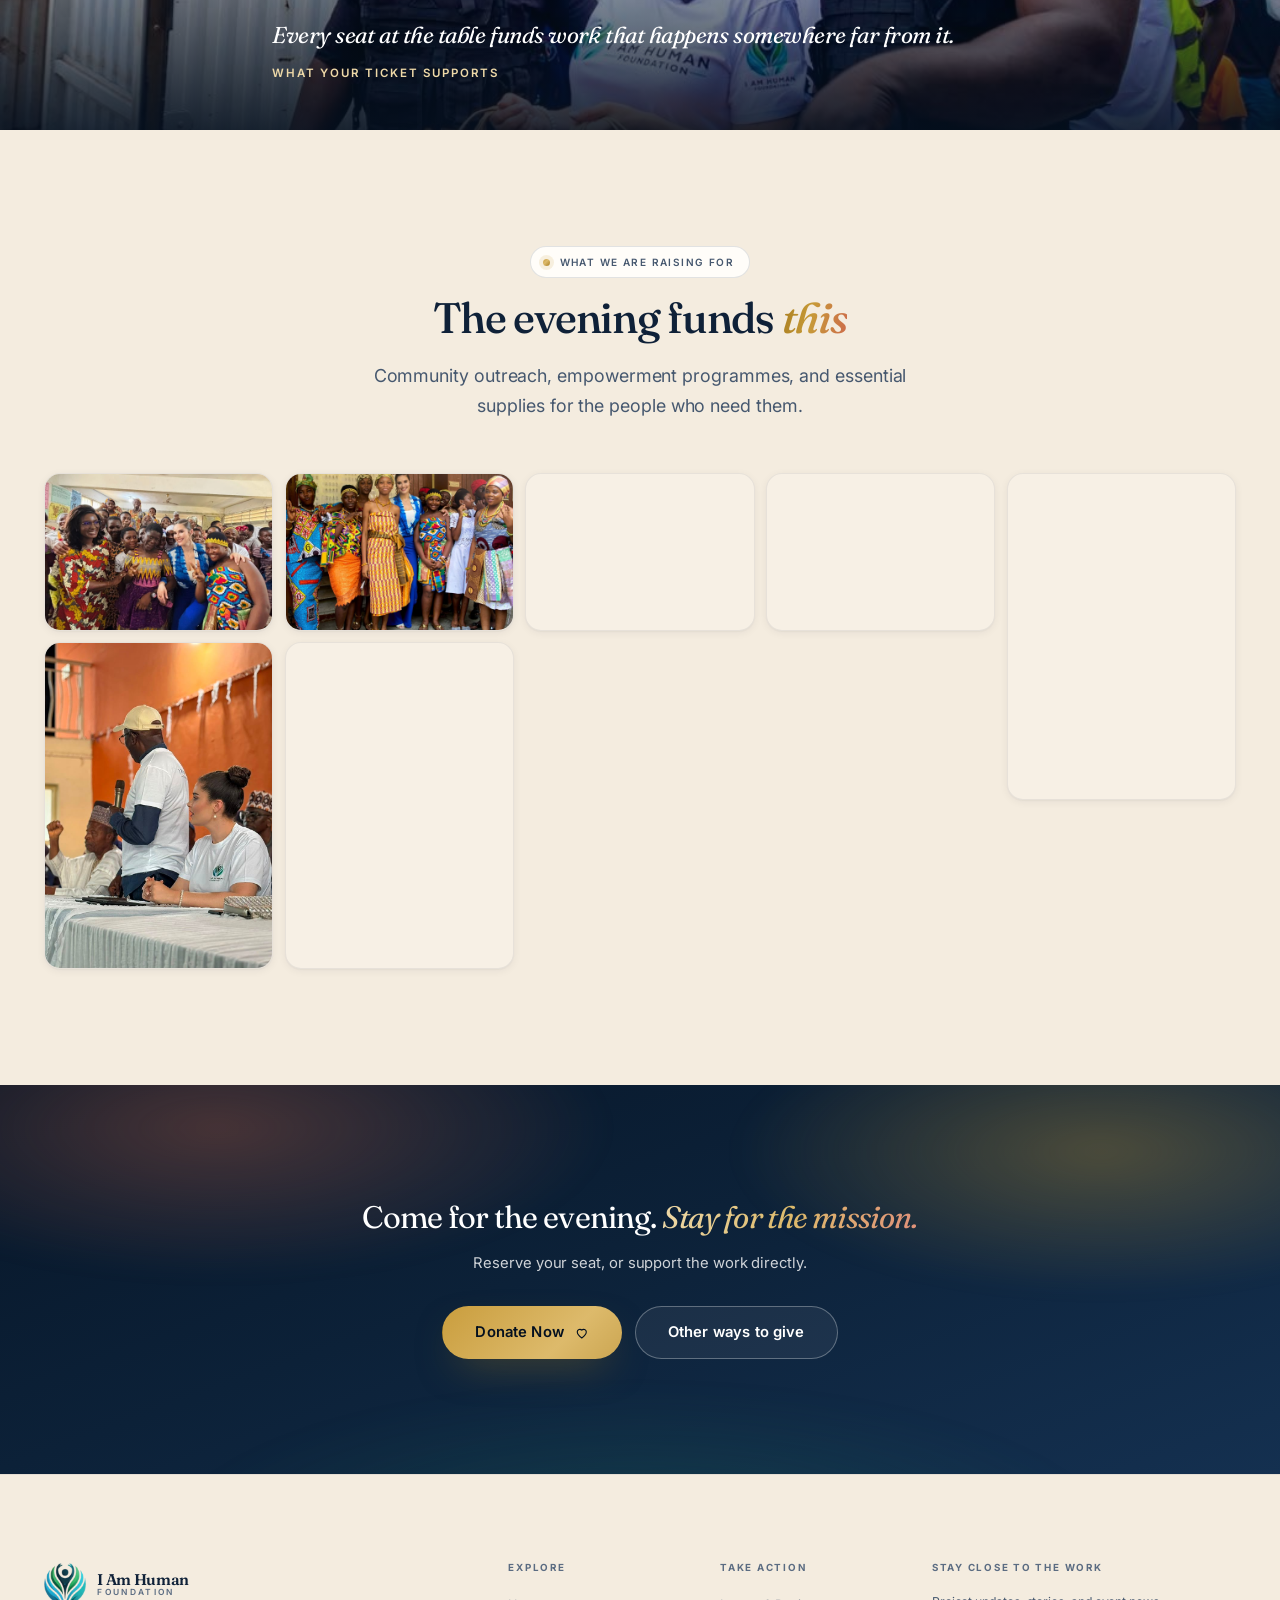
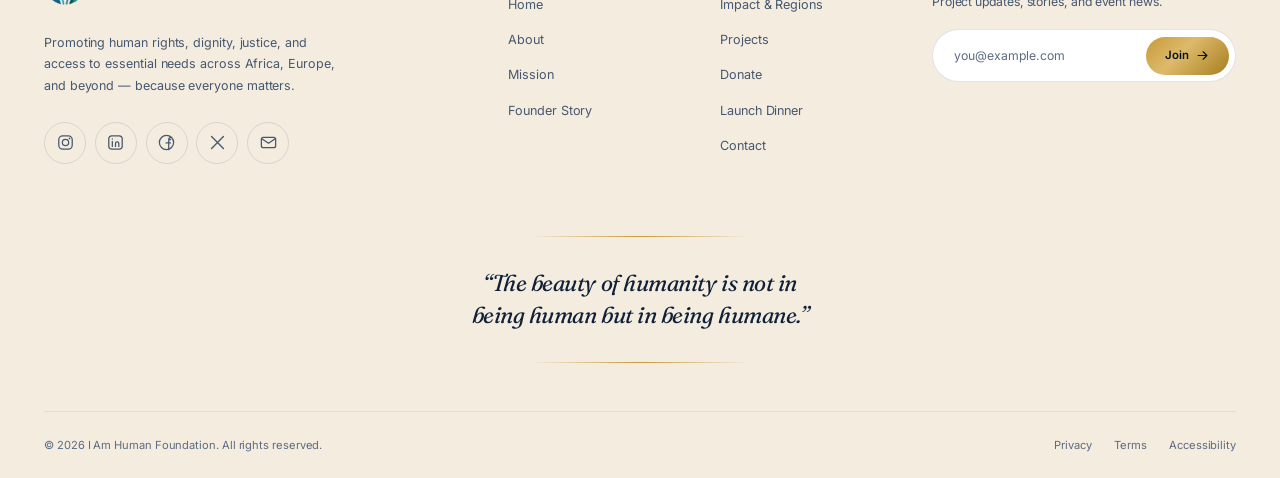
<file: launch-dinner.html>
<!DOCTYPE html>
<html lang="en" data-theme="light">
<head>
<meta charset="utf-8">
<meta name="viewport" content="width=device-width, initial-scale=1, viewport-fit=cover">
<title>Launch Dinner — I Am Human Foundation</title>
<meta name="description" content="Join founder Shalimar Abbiusi on 30 November 2024 for the official I Am Human Foundation Launch Dinner: dinner, drinks, performances and storytelling.">
<meta name="theme-color" content="#FBF7F0" media="(prefers-color-scheme: light)">
<meta name="theme-color" content="#06101E" media="(prefers-color-scheme: dark)">

<meta property="og:type" content="website">
<meta property="og:title" content="Launch Dinner — I Am Human Foundation">
<meta property="og:description" content="Join founder Shalimar Abbiusi on 30 November 2024 for the official I Am Human Foundation Launch Dinner: dinner, drinks, performances and storytelling.">
<meta property="og:image" content="assets/logo-emblem.png">

<link rel="icon" href="assets/logo-emblem.png" type="image/png" sizes="any">
<link rel="apple-touch-icon" href="assets/logo-emblem.png">

<link rel="preconnect" href="https://fonts.googleapis.com">
<link rel="preconnect" href="https://fonts.gstatic.com" crossorigin>
<link rel="stylesheet" href="https://fonts.googleapis.com/css2?family=Fraunces:opsz,wght@9..144,300;9..144,400;9..144,500;9..144,600;9..144,700&family=Inter:wght@300;400;500;600;700&display=swap">
<link rel="stylesheet" href="styles.css">

<!-- Set theme before paint to avoid a flash of the wrong palette -->
<script>
(function () {
  try {
    var stored = localStorage.getItem('iah-theme');
    var system = matchMedia('(prefers-color-scheme: dark)').matches ? 'dark' : 'light';
    document.documentElement.setAttribute('data-theme', stored || system);
  } catch (e) {}
})();
</script>
</head>

<body data-page="launch">
<a class="skip-link" href="#main">Skip to main content</a>

<!-- ============ ICON + ART SPRITE (identical on every page) ============ -->
<svg class="sprite" aria-hidden="true" focusable="false" xmlns="http://www.w3.org/2000/svg">
  <defs>
    <symbol id="i-arrow" viewBox="0 0 24 24"><path d="M5 12h14M13 6l6 6-6 6" fill="none" stroke="currentColor" stroke-width="1.8" stroke-linecap="round" stroke-linejoin="round"/></symbol>
    <symbol id="i-caret" viewBox="0 0 24 24"><path d="m6 9.5 6 6 6-6" fill="none" stroke="currentColor" stroke-width="2" stroke-linecap="round" stroke-linejoin="round"/></symbol>
    <symbol id="i-external" viewBox="0 0 24 24"><path d="M14 4h6v6M20 4l-8.5 8.5" fill="none" stroke="currentColor" stroke-width="1.7" stroke-linecap="round" stroke-linejoin="round"/><path d="M18 14.5V19a1.5 1.5 0 0 1-1.5 1.5h-11A1.5 1.5 0 0 1 4 19V8a1.5 1.5 0 0 1 1.5-1.5H10" fill="none" stroke="currentColor" stroke-width="1.7" stroke-linecap="round"/></symbol>
    <symbol id="i-heart" viewBox="0 0 24 24"><path d="M12 20s-7-4.6-7-9.4A4.1 4.1 0 0 1 12 8a4.1 4.1 0 0 1 7 2.6C19 15.4 12 20 12 20Z" fill="none" stroke="currentColor" stroke-width="1.7" stroke-linejoin="round"/></symbol>
    <symbol id="i-calendar" viewBox="0 0 24 24"><rect x="3.5" y="5" width="17" height="15.5" rx="2.5" fill="none" stroke="currentColor" stroke-width="1.6"/><path d="M3.5 9.8h17M8.5 3v4M15.5 3v4" fill="none" stroke="currentColor" stroke-width="1.6" stroke-linecap="round"/></symbol>
    <symbol id="i-dinner" viewBox="0 0 24 24"><path d="M4 4v6a2.5 2.5 0 0 0 5 0V4M6.5 12.5V21M19 4c-1.6 1-2.4 2.7-2.4 5s.6 3 1.6 3.4V21" fill="none" stroke="currentColor" stroke-width="1.6" stroke-linecap="round" stroke-linejoin="round"/></symbol>
    <symbol id="i-music" viewBox="0 0 24 24"><path d="M9 18V6l10-2v12" fill="none" stroke="currentColor" stroke-width="1.6" stroke-linejoin="round"/><circle cx="6.5" cy="18" r="2.5" fill="none" stroke="currentColor" stroke-width="1.6"/><circle cx="16.5" cy="16" r="2.5" fill="none" stroke="currentColor" stroke-width="1.6"/></symbol>
    <symbol id="i-hands" viewBox="0 0 24 24"><path d="M12 21s-6-3.2-6-8V7.5L12 5l6 2.5V13c0 4.8-6 8-6 8Z" fill="none" stroke="currentColor" stroke-width="1.6" stroke-linejoin="round"/><path d="M9.5 12.3 11.4 14l3.3-3.4" fill="none" stroke="currentColor" stroke-width="1.6" stroke-linecap="round" stroke-linejoin="round"/></symbol>
    <symbol id="i-scales" viewBox="0 0 24 24"><path d="M12 4v16M6 20h12M4 9h6M14 9h6M7 9l-3 5.2a3.2 3.2 0 0 0 6 0Zm10 0-3 5.2a3.2 3.2 0 0 0 6 0Z" fill="none" stroke="currentColor" stroke-width="1.5" stroke-linecap="round" stroke-linejoin="round"/><circle cx="12" cy="4.6" r="1.6" fill="none" stroke="currentColor" stroke-width="1.5"/></symbol>
    <symbol id="i-drop" viewBox="0 0 24 24"><path d="M12 3.5c3.4 4 6 6.9 6 10a6 6 0 0 1-12 0c0-3.1 2.6-6 6-10Z" fill="none" stroke="currentColor" stroke-width="1.6" stroke-linejoin="round"/><path d="M9 14a3 3 0 0 0 3 3" fill="none" stroke="currentColor" stroke-width="1.6" stroke-linecap="round"/></symbol>
    <symbol id="i-people" viewBox="0 0 24 24"><circle cx="9" cy="8" r="3.2" fill="none" stroke="currentColor" stroke-width="1.6"/><path d="M3 20a6 6 0 0 1 12 0" fill="none" stroke="currentColor" stroke-width="1.6" stroke-linecap="round"/><path d="M16 5.4a3.2 3.2 0 0 1 0 5.2M17.5 14.6A5.6 5.6 0 0 1 21 20" fill="none" stroke="currentColor" stroke-width="1.6" stroke-linecap="round"/></symbol>
    <symbol id="i-compass" viewBox="0 0 24 24"><circle cx="12" cy="12" r="8.6" fill="none" stroke="currentColor" stroke-width="1.6"/><path d="m15.2 8.8-1.8 4.6-4.6 1.8 1.8-4.6Z" fill="none" stroke="currentColor" stroke-width="1.6" stroke-linejoin="round"/></symbol>
    <symbol id="i-bank" viewBox="0 0 24 24"><path d="M3.5 9.5 12 4.5l8.5 5M5 9.5v8M9.5 9.5v8M14.5 9.5v8M19 9.5v8M3 20.5h18" fill="none" stroke="currentColor" stroke-width="1.6" stroke-linecap="round" stroke-linejoin="round"/></symbol>
    <symbol id="i-ticket" viewBox="0 0 24 24"><path d="M3 8.5A2 2 0 0 1 5 6.5h14a2 2 0 0 1 2 2V10a2 2 0 0 0 0 4v1.5a2 2 0 0 1-2 2H5a2 2 0 0 1-2-2V14a2 2 0 0 0 0-4Z" fill="none" stroke="currentColor" stroke-width="1.6" stroke-linejoin="round"/><path d="M14 7v10" fill="none" stroke="currentColor" stroke-width="1.6" stroke-dasharray="2 2.6"/></symbol>
    <symbol id="i-globe" viewBox="0 0 24 24"><circle cx="12" cy="12" r="8.6" fill="none" stroke="currentColor" stroke-width="1.6"/><path d="M3.4 12h17.2M12 3.4c2.4 2.4 3.6 5.3 3.6 8.6S14.4 18.2 12 20.6c-2.4-2.4-3.6-5.3-3.6-8.6S9.6 5.8 12 3.4Z" fill="none" stroke="currentColor" stroke-width="1.6"/></symbol>
    <symbol id="i-copy" viewBox="0 0 24 24"><rect x="9" y="9" width="11" height="11" rx="2.2" fill="none" stroke="currentColor" stroke-width="1.6"/><path d="M15 6.2A2.2 2.2 0 0 0 12.8 4H6.2A2.2 2.2 0 0 0 4 6.2v6.6A2.2 2.2 0 0 0 6.2 15" fill="none" stroke="currentColor" stroke-width="1.6" stroke-linecap="round"/></symbol>
    <symbol id="i-check" viewBox="0 0 24 24"><path d="m5 12.8 4.4 4.2L19 7.2" fill="none" stroke="currentColor" stroke-width="2" stroke-linecap="round" stroke-linejoin="round"/></symbol>
    <symbol id="i-sun" viewBox="0 0 24 24"><circle cx="12" cy="12" r="4.2" fill="none" stroke="currentColor" stroke-width="1.7"/><path d="M12 2.6v2.2M12 19.2v2.2M2.6 12h2.2M19.2 12h2.2M5.3 5.3l1.6 1.6M17.1 17.1l1.6 1.6M18.7 5.3l-1.6 1.6M6.9 17.1l-1.6 1.6" fill="none" stroke="currentColor" stroke-width="1.7" stroke-linecap="round"/></symbol>
    <symbol id="i-moon" viewBox="0 0 24 24"><path d="M20 14.2A8.4 8.4 0 0 1 9.8 4a8.4 8.4 0 1 0 10.2 10.2Z" fill="none" stroke="currentColor" stroke-width="1.7" stroke-linejoin="round"/></symbol>
    <symbol id="i-instagram" viewBox="0 0 24 24"><rect x="3.5" y="3.5" width="17" height="17" rx="5" fill="none" stroke="currentColor" stroke-width="1.6"/><circle cx="12" cy="12" r="4" fill="none" stroke="currentColor" stroke-width="1.6"/><circle cx="17.1" cy="6.9" r="1.1" fill="currentColor"/></symbol>
    <symbol id="i-linkedin" viewBox="0 0 24 24"><rect x="3.5" y="3.5" width="17" height="17" rx="4" fill="none" stroke="currentColor" stroke-width="1.6"/><path d="M8 10.5V17M8 7.4v.1M12 17v-3.6a2.1 2.1 0 0 1 4.2 0V17" fill="none" stroke="currentColor" stroke-width="1.6" stroke-linecap="round"/></symbol>
    <symbol id="i-facebook" viewBox="0 0 24 24"><path d="M14.8 8.4h2.4M14.8 21V8.6a3 3 0 0 1 3-3h.6M11.4 12.6h5.6" fill="none" stroke="currentColor" stroke-width="1.6" stroke-linecap="round"/><circle cx="12" cy="12" r="9" fill="none" stroke="currentColor" stroke-width="1.6"/></symbol>
    <symbol id="i-x" viewBox="0 0 24 24"><path d="M4.5 4.5 19.5 19.5M19.5 4.5 4.5 19.5" fill="none" stroke="currentColor" stroke-width="1.7" stroke-linecap="round"/></symbol>
    <symbol id="i-mail" viewBox="0 0 24 24"><rect x="3" y="5.5" width="18" height="13" rx="2.5" fill="none" stroke="currentColor" stroke-width="1.6"/><path d="m4 7.5 8 5.5 8-5.5" fill="none" stroke="currentColor" stroke-width="1.6" stroke-linecap="round" stroke-linejoin="round"/></symbol>
    <symbol id="i-menu" viewBox="0 0 24 24"><path d="M4 7h16M4 12h16M4 17h16" fill="none" stroke="currentColor" stroke-width="1.8" stroke-linecap="round"/></symbol>
    <symbol id="i-close" viewBox="0 0 24 24"><path d="M6 6l12 12M18 6 6 18" fill="none" stroke="currentColor" stroke-width="1.8" stroke-linecap="round"/></symbol>
    <symbol id="i-quote" viewBox="0 0 24 24"><path d="M10 6c-3.3 1.4-5 3.9-5 7.5V19h6v-6H7.6c.2-2.2 1.1-3.7 2.9-4.6Zm10 0c-3.3 1.4-5 3.9-5 7.5V19h6v-6h-3.4c.2-2.2 1.1-3.7 2.9-4.6Z" fill="currentColor"/></symbol>
    <symbol id="i-pin" viewBox="0 0 24 24"><path d="M12 21s7-5.6 7-11a7 7 0 1 0-14 0c0 5.4 7 11 7 11Z" fill="none" stroke="currentColor" stroke-width="1.6" stroke-linejoin="round"/><circle cx="12" cy="10" r="2.6" fill="none" stroke="currentColor" stroke-width="1.6"/></symbol>
    <symbol id="i-clock" viewBox="0 0 24 24"><circle cx="12" cy="12" r="8.6" fill="none" stroke="currentColor" stroke-width="1.6"/><path d="M12 7.2V12l3.2 2" fill="none" stroke="currentColor" stroke-width="1.6" stroke-linecap="round" stroke-linejoin="round"/></symbol>
    <symbol id="i-health" viewBox="0 0 24 24"><rect x="3.5" y="6" width="17" height="14" rx="3" fill="none" stroke="currentColor" stroke-width="1.6"/><path d="M9 6V4.5A1.5 1.5 0 0 1 10.5 3h3A1.5 1.5 0 0 1 15 4.5V6M12 10.4v5.4M9.3 13.1h5.4" fill="none" stroke="currentColor" stroke-width="1.6" stroke-linecap="round"/></symbol>
    <symbol id="i-book" viewBox="0 0 24 24"><path d="M4 5.5A1.5 1.5 0 0 1 5.5 4H10a2.5 2.5 0 0 1 2 1 2.5 2.5 0 0 1 2-1h4.5A1.5 1.5 0 0 1 20 5.5v12a1.5 1.5 0 0 1-1.5 1.5H14a2.5 2.5 0 0 0-2 1 2.5 2.5 0 0 0-2-1H5.5A1.5 1.5 0 0 1 4 17.5Z" fill="none" stroke="currentColor" stroke-width="1.6" stroke-linejoin="round"/><path d="M12 5v15" fill="none" stroke="currentColor" stroke-width="1.6"/></symbol>
    <symbol id="i-sparkle" viewBox="0 0 24 24"><path d="M12 3.5 13.9 9l5.6 1.9-5.6 1.9L12 18.4 10.1 12.8 4.5 10.9 10.1 9Z" fill="none" stroke="currentColor" stroke-width="1.5" stroke-linejoin="round"/><path d="M18.5 16.5 19.3 19l2.2.8-2.2.8-.8 2.4" fill="none" stroke="currentColor" stroke-width="1.4" stroke-linejoin="round"/></symbol>
    <symbol id="i-megaphone" viewBox="0 0 24 24"><path d="M4 10.5v3a1.5 1.5 0 0 0 1.5 1.5H8l6 4V5l-6 4H5.5A1.5 1.5 0 0 0 4 10.5Z" fill="none" stroke="currentColor" stroke-width="1.6" stroke-linejoin="round"/><path d="M17.5 9.2a4 4 0 0 1 0 5.6M8 15v4.5" fill="none" stroke="currentColor" stroke-width="1.6" stroke-linecap="round"/></symbol>

    <symbol id="art-figures" viewBox="0 0 400 300" preserveAspectRatio="xMidYMid slice">
      <g fill="currentColor">
        <circle cx="96" cy="150" r="26" opacity=".55"/><path d="M50 300c0-27 21-48 46-48s46 21 46 48Z" opacity=".55"/>
        <circle cx="200" cy="128" r="34" opacity=".8"/><path d="M141 300c0-34 27-61 59-61s59 27 59 61Z" opacity=".8"/>
        <circle cx="306" cy="156" r="24" opacity=".45"/><path d="M262 300c0-25 20-45 44-45s44 20 44 45Z" opacity=".45"/>
      </g>
    </symbol>
    <symbol id="art-water" viewBox="0 0 400 300" preserveAspectRatio="xMidYMid slice">
      <g fill="none" stroke="currentColor" stroke-width="10" stroke-linecap="round" opacity=".6">
        <path d="M-20 210c40-26 80-26 120 0s80 26 120 0 80-26 120 0"/>
        <path d="M-20 250c40-26 80-26 120 0s80 26 120 0 80-26 120 0" opacity=".6"/>
      </g>
      <path d="M200 60c30 40 48 62 48 84a48 48 0 1 1-96 0c0-22 18-44 48-84Z" fill="currentColor" opacity=".75"/>
    </symbol>
    <symbol id="art-learn" viewBox="0 0 400 300" preserveAspectRatio="xMidYMid slice">
      <g fill="currentColor" opacity=".7"><path d="M200 70 340 128 200 186 60 128Z"/></g>
      <g fill="none" stroke="currentColor" stroke-width="10" stroke-linecap="round" opacity=".55">
        <path d="M100 148v56c0 22 45 40 100 40s100-18 100-40v-56"/><path d="M330 140v70"/>
      </g>
    </symbol>
    <symbol id="art-justice" viewBox="0 0 400 300" preserveAspectRatio="xMidYMid slice">
      <g fill="none" stroke="currentColor" stroke-width="11" stroke-linecap="round" stroke-linejoin="round" opacity=".7">
        <path d="M200 54v206M120 260h160M104 108h192"/>
        <path d="m104 108-38 74a44 44 0 0 0 76 0Zm192 0-38 74a44 44 0 0 0 76 0Z"/>
      </g>
    </symbol>
    <symbol id="art-portrait" viewBox="0 0 400 520" preserveAspectRatio="xMidYMid slice">
      <g fill="currentColor"><circle cx="200" cy="196" r="86" opacity=".8"/><path d="M56 520c0-79 64-143 144-143s144 64 144 143Z" opacity=".8"/></g>
    </symbol>
  </defs>
</svg>

<div class="scroll-progress" aria-hidden="true"><span class="scroll-progress__bar" id="scrollBar"></span></div>
<!-- ============ HEADER (identical on every page) ============ -->
<header class="site-header" id="siteHeader">
  <div class="shell site-header__inner">
    <a class="brand" href="index.html" aria-label="I Am Human Foundation — home">
      <img class="brand__mark" src="assets/logo-emblem.png" alt="" width="128" height="128" decoding="async">
      <span class="brand__text">
        <span class="brand__name">I Am Human</span>
        <span class="brand__sub">Foundation</span>
      </span>
    </a>

    <nav class="nav" id="primaryNav" aria-label="Primary">
      <ul class="nav__list">
        <li class="nav__item">
          <a class="nav__link" href="index.html" data-nav="home">Home</a>
        </li>

        <li class="nav__item nav__item--has-menu">
          <a class="nav__link" href="about.html" data-nav="about">
            About
            <svg class="nav__caret" aria-hidden="true"><use href="#i-caret"/></svg>
          </a>
          <div class="submenu">
            <ul class="submenu__list">
              <li><a href="about.html" data-nav-page="about">
                <span class="submenu__ico"><svg aria-hidden="true"><use href="#i-people"/></svg></span>
                <span class="submenu__txt"><strong>Who We Are</strong><span>Our purpose, values and beliefs</span></span>
              </a></li>
              <li><a href="mission.html" data-nav-page="mission">
                <span class="submenu__ico"><svg aria-hidden="true"><use href="#i-compass"/></svg></span>
                <span class="submenu__txt"><strong>Our Mission</strong><span>The four pillars of our work</span></span>
              </a></li>
              <li><a href="founder.html" data-nav-page="founder">
                <span class="submenu__ico"><svg aria-hidden="true"><use href="#i-quote"/></svg></span>
                <span class="submenu__txt"><strong>Founder Story</strong><span>Shalimar Abbiusi, a voice for justice</span></span>
              </a></li>
            </ul>
          </div>
        </li>

        <li class="nav__item nav__item--has-menu">
          <a class="nav__link" href="impact.html" data-nav="work">
            Our Work
            <svg class="nav__caret" aria-hidden="true"><use href="#i-caret"/></svg>
          </a>
          <div class="submenu">
            <ul class="submenu__list">
              <li><a href="impact.html" data-nav-page="impact">
                <span class="submenu__ico"><svg aria-hidden="true"><use href="#i-globe"/></svg></span>
                <span class="submenu__txt"><strong>Impact &amp; Regions</strong><span>Africa, Europe and global advocacy</span></span>
              </a></li>
              <li><a href="projects.html" data-nav-page="projects">
                <span class="submenu__ico"><svg aria-hidden="true"><use href="#i-sparkle"/></svg></span>
                <span class="submenu__txt"><strong>Projects</strong><span>What we are building next</span></span>
              </a></li>
            </ul>
          </div>
        </li>

        <li class="nav__item nav__item--has-menu">
          <a class="nav__link" href="donate.html" data-nav="involved">
            Get Involved
            <svg class="nav__caret" aria-hidden="true"><use href="#i-caret"/></svg>
          </a>
          <div class="submenu">
            <ul class="submenu__list">
              <li><a href="donate.html" data-nav-page="donate">
                <span class="submenu__ico"><svg aria-hidden="true"><use href="#i-heart"/></svg></span>
                <span class="submenu__txt"><strong>Donate</strong><span>Bank transfer, GoFundMe or tickets</span></span>
              </a></li>
              <li><a href="launch-dinner.html" data-nav-page="launch">
                <span class="submenu__ico"><svg aria-hidden="true"><use href="#i-dinner"/></svg></span>
                <span class="submenu__txt"><strong>Launch Dinner</strong><span>Our official launch event</span></span>
              </a></li>
              <li><a href="contact.html" data-nav-page="contact">
                <span class="submenu__ico"><svg aria-hidden="true"><use href="#i-mail"/></svg></span>
                <span class="submenu__txt"><strong>Contact</strong><span>Partner, volunteer or say hello</span></span>
              </a></li>
            </ul>
          </div>
        </li>
      </ul>
    </nav>

    <div class="site-header__actions">
      <button class="theme-toggle" id="themeToggle" type="button" aria-label="Switch to dark theme" aria-pressed="false" title="Toggle theme">
        <span class="theme-toggle__track" aria-hidden="true">
          <span class="theme-toggle__thumb">
            <svg class="theme-toggle__icon theme-toggle__icon--sun"><use href="#i-sun"/></svg>
            <svg class="theme-toggle__icon theme-toggle__icon--moon"><use href="#i-moon"/></svg>
          </span>
        </span>
      </button>

      <a class="btn btn--gold btn--sm site-header__cta" href="donate.html">
        <svg class="btn__icon" aria-hidden="true"><use href="#i-heart"/></svg>
        Donate
      </a>

      <button class="menu-btn" id="menuBtn" type="button" aria-expanded="false" aria-controls="mobileMenu" aria-label="Open menu">
        <svg class="menu-btn__icon menu-btn__icon--open" aria-hidden="true"><use href="#i-menu"/></svg>
        <svg class="menu-btn__icon menu-btn__icon--close" aria-hidden="true"><use href="#i-close"/></svg>
      </button>
    </div>
  </div>
</header>

<!-- ============ MOBILE MENU (identical on every page) ============ -->
<div class="mobile-menu" id="mobileMenu" hidden>
  <nav class="mobile-menu__inner" aria-label="Mobile">
    <ul class="mobile-menu__list">
      <li><a href="index.html" data-nav-page="home"><span class="m-num">01</span>Home</a></li>
      <li>
        <a href="about.html" data-nav-page="about"><span class="m-num">02</span>About</a>
        <div class="mobile-menu__sub">
          <a href="about.html">Who We Are</a>
          <a href="mission.html">Our Mission</a>
          <a href="founder.html">Founder Story</a>
        </div>
      </li>
      <li>
        <a href="impact.html" data-nav-page="impact"><span class="m-num">03</span>Our Work</a>
        <div class="mobile-menu__sub">
          <a href="impact.html">Impact &amp; Regions</a>
          <a href="projects.html">Projects</a>
        </div>
      </li>
      <li>
        <a href="donate.html" data-nav-page="donate"><span class="m-num">04</span>Get Involved</a>
        <div class="mobile-menu__sub">
          <a href="donate.html">Donate</a>
          <a href="launch-dinner.html">Launch Dinner</a>
          <a href="contact.html">Contact</a>
        </div>
      </li>
    </ul>
    <div class="mobile-menu__foot">
      <a class="btn btn--gold btn--block" href="donate.html">Support Our Mission</a>
      <p class="mobile-menu__quote">“The beauty of humanity is not in being human, but in being humane.”</p>
    </div>
  </nav>
</div>

<main id="main">
  <section class="page-hero">
    <div class="page-hero__bg" aria-hidden="true"></div>
    <div class="shell page-hero__inner">
      <nav aria-label="Breadcrumb">
        <ol class="breadcrumb">
          <li><a href="index.html">Home</a></li>
          <li><a href="donate.html">Get Involved</a></li>
          <li><span aria-current="page">Launch Dinner</span></li>
        </ol>
      </nav>
      <p class="eyebrow eyebrow--light reveal" data-reveal><span class="eyebrow__dot" aria-hidden="true"></span> Official launch event</p>
      <h1 class="page-hero__title reveal" data-reveal data-reveal-delay="1">I Am Human Foundation <em>Launch Dinner</em></h1>
      <p class="page-hero__lede reveal" data-reveal data-reveal-delay="2">An inspiring evening of positivity, dinner and drinks, performances, powerful storytelling, and a closer look at the vision and projects of I Am Human Foundation.</p>
      <div class="page-hero__actions reveal" data-reveal data-reveal-delay="3">
        <a class="btn btn--gold" href="https://iamhumanfdn.org/ticket-i-am-human-launch-dinner" target="_blank" rel="noopener noreferrer"><svg class="btn__icon" aria-hidden="true"><use href="#i-ticket"/></svg> Buy Ticket</a>
        <a class="btn btn--ghost-light" href="donate.html">Make a Donation</a>
      </div>
    </div>
  </section>

  <section class="section section--tight">
    <div class="shell">
      <article class="event-card reveal" data-reveal>
        <div class="event-card__glow" aria-hidden="true"></div>
        <div class="event-card__media">
          <figure class="photo photo--fill">
            <img src="assets/launch-dinner.jpg" alt="Guests seated around a long table sharing dinner and conversation" width="736" height="978" loading="lazy" decoding="async">
          </figure>
          <div class="event-card__date-chip" aria-hidden="true">
            <span class="event-card__day">30</span>
            <span class="event-card__mon">Nov</span>
            <span class="event-card__yr">2024</span>
          </div>
        </div>
        <div class="event-card__body">
          <p class="eyebrow"><span class="eyebrow__dot" aria-hidden="true"></span> The evening</p>
          <h2 class="event-card__title">An evening of positivity and purpose</h2>
          <p class="event-card__date">
            <svg aria-hidden="true"><use href="#i-calendar"/></svg>
            <time datetime="2024-11-30">30 November 2024</time>
          </p>
          <p class="event-card__text">
            Join founder Shalimar Abbiusi for an inspiring evening of positivity, dinner and
            drinks, performances, powerful storytelling, and a closer look at the vision and
            projects of I Am Human Foundation.
          </p>
          <ul class="event-card__details">
            <li><span class="event-card__ico"><svg aria-hidden="true"><use href="#i-calendar"/></svg></span><span><strong>The Evening</strong>30 November 2024</span></li>
            <li><span class="event-card__ico"><svg aria-hidden="true"><use href="#i-dinner"/></svg></span><span><strong>Dinner &amp; Drinks</strong>Seated dinner service</span></li>
            <li><span class="event-card__ico"><svg aria-hidden="true"><use href="#i-music"/></svg></span><span><strong>Performances</strong>Live music &amp; storytelling</span></li>
            <li><span class="event-card__ico"><svg aria-hidden="true"><use href="#i-hands"/></svg></span><span><strong>Fundraising</strong>Supporting our first projects</span></li>
          </ul>
          <div class="event-card__actions">
            <a class="btn btn--gold" href="https://iamhumanfdn.org/ticket-i-am-human-launch-dinner" target="_blank" rel="noopener noreferrer">
              <svg class="btn__icon" aria-hidden="true"><use href="#i-ticket"/></svg>
              Buy Ticket
            </a>
            <a class="btn btn--outline" href="donate.html">
              <svg class="btn__icon" aria-hidden="true"><use href="#i-heart"/></svg>
              Make a Donation
            </a>
          </div>
        </div>
      </article>
    </div>
  </section>

  <section class="section band">
    <div class="shell split split--wide-text">
      <div class="split__body">
        <p class="eyebrow reveal" data-reveal><span class="eyebrow__dot" aria-hidden="true"></span> The programme</p>
        <h2 class="h2 reveal" data-reveal data-reveal-delay="1">What the evening holds</h2>
        <div class="steps reveal" data-reveal data-reveal-delay="2" style="margin-top:2rem">
          <div class="step"><span class="step__num" aria-hidden="true"></span><div><h3>Arrival &amp; welcome</h3><p>Guests are received with drinks and an introduction to the foundation and the evening ahead.</p></div></div>
          <div class="step"><span class="step__num" aria-hidden="true"></span><div><h3>Dinner &amp; drinks</h3><p>A seated dinner service, and the part of the night where a room full of strangers becomes a network.</p></div></div>
          <div class="step"><span class="step__num" aria-hidden="true"></span><div><h3>Performances &amp; storytelling</h3><p>Live music and stories that put a human voice to why this foundation exists.</p></div></div>
          <div class="step"><span class="step__num" aria-hidden="true"></span><div><h3>The vision</h3><p>Shalimar Abbiusi presents the mission, the first projects, and where the foundation is heading.</p></div></div>
          <div class="step"><span class="step__num" aria-hidden="true"></span><div><h3>Fundraising</h3><p>The evening’s giving moment — proceeds go directly towards the foundation’s first projects.</p></div></div>
        </div>
      </div>
      <div class="split__media">
        <div class="info-panel reveal" data-reveal data-reveal-delay="2">
          <div class="info-row">
            <dt>Date</dt>
            <dd><time datetime="2024-11-30">30 November 2024</time></dd>
          </div>
          <div class="info-row">
            <dt>Host</dt>
            <dd>Shalimar Abbiusi, Founder</dd>
          </div>
          <div class="info-row">
            <dt>Includes</dt>
            <dd>Dinner, drinks &amp; performances</dd>
          </div>
          <div class="info-row">
            <dt>Venue &amp; timings</dt>
            <dd style="font-size:.92rem;font-weight:400;color:var(--text-2)">Shared with ticket holders — see the ticket page for full details.</dd>
          </div>
          <div class="info-row">
            <dt>Proceeds</dt>
            <dd style="font-size:.92rem;font-weight:400;color:var(--text-2)">Supporting the foundation’s first projects</dd>
          </div>
          <a class="btn btn--gold btn--block" href="https://iamhumanfdn.org/ticket-i-am-human-launch-dinner" target="_blank" rel="noopener noreferrer" style="margin-top:.5rem">
            Buy Launch Dinner Ticket
            <svg class="btn__icon btn__icon--end" aria-hidden="true"><use href="#i-external"/></svg>
          </a>
          <p style="text-align:center;font-size:.76rem;color:var(--text-3)">iamhumanfdn.org</p>
        </div>
      </div>
    </div>
  </section>

  <section class="section">
    <div class="shell">
      <header class="section-head section-head--center">
        <p class="eyebrow reveal" data-reveal><span class="eyebrow__dot" aria-hidden="true"></span> Good to know</p>
        <h2 class="h2 reveal" data-reveal data-reveal-delay="1">Questions about the evening</h2>
      </header>
      <div class="faq reveal" data-reveal data-reveal-delay="2" style="margin-top:2.5rem">
        <details>
          <summary>What does a ticket include?</summary>
          <p>Dinner and drinks, live performances and storytelling, and the presentation of the foundation’s vision and first projects.</p>
        </details>
        <details>
          <summary>Where is the dinner held, and what time does it start?</summary>
          <p>Venue and timing details are confirmed on the ticket page and shared directly with ticket holders. Please check the ticket page for the current details before making travel arrangements.</p>
        </details>
        <details>
          <summary>Can I support the foundation if I cannot attend?</summary>
          <p>Yes. A donation by bank transfer or through GoFundMe supports exactly the same work. You can find every option on our <a href="donate.html" style="color:var(--gold);font-weight:600">donate page</a>.</p>
        </details>
        <details>
          <summary>Can I book a table or attend as an organisation?</summary>
          <p>Yes — for group bookings, sponsorship, or partnership at the event, <a href="contact.html" style="color:var(--gold);font-weight:600">get in touch</a> and we will come back to you directly.</p>
        </details>
        <details>
          <summary>Where do the proceeds go?</summary>
          <p>Towards the foundation’s first projects across advocacy and justice, essential needs, and community empowerment. Our <a href="projects.html" style="color:var(--gold);font-weight:600">projects page</a> sets out what is currently being scoped.</p>
        </details>
      </div>
    </div>
  </section>

  <section class="band-photo">
    <img src="assets/photos/p32.jpg" alt="Shalimar Abbiusi carrying relief bags alongside her team" width="1080" height="720" loading="lazy" decoding="async">
    <div class="shell band-photo__caption reveal" data-reveal>
      <p>Every seat at the table funds work that happens somewhere far from it.</p>
      <span>What your ticket supports</span>
    </div>
  </section>

  <section class="section band--sunk">
    <div class="shell">
      <header class="section-head section-head--center">
        <p class="eyebrow reveal" data-reveal><span class="eyebrow__dot" aria-hidden="true"></span> What we are raising for</p>
        <h2 class="h2 reveal" data-reveal data-reveal-delay="1">The evening funds <em>this</em></h2>
        <p class="section-head__lede reveal" data-reveal data-reveal-delay="2">Community outreach, empowerment programmes, and essential supplies for the people who need them.</p>
      </header>
      <div class="gallery reveal" data-reveal data-reveal-delay="2">
        <figure class="gallery__item">
          <img src="assets/photos/p07.jpg" alt="Women in patterned dress standing together at a community event" width="1080" height="1080" loading="lazy" decoding="async">
          <figcaption>A community gathering</figcaption>
        </figure>
        <figure class="gallery__item">
          <img src="assets/photos/p14.jpg" alt="A group portrait of women in traditional dress at a community gathering" width="1080" height="1080" loading="lazy" decoding="async">
          <figcaption>Together after a meeting</figcaption>
        </figure>
        <figure class="gallery__item">
          <img src="assets/photos/p20.jpg" alt="Shalimar Abbiusi in an I Am Human Foundation shirt greeting a trader at a fabric stall" width="1080" height="720" loading="lazy" decoding="async">
          <figcaption>Meeting traders at a market stall</figcaption>
        </figure>
        <figure class="gallery__item">
          <img src="assets/photos/p43.jpg" alt="Shalimar Abbiusi standing outdoors with two community leaders" width="1073" height="924" loading="lazy" decoding="async">
          <figcaption>With community leaders</figcaption>
        </figure>
        <figure class="gallery__item gallery__item--h2">
          <img src="assets/photos/p51.jpg" alt="Attendees seated at a training and empowerment event" width="810" height="1080" loading="lazy" decoding="async">
          <figcaption>An empowerment event in session</figcaption>
        </figure>
        <figure class="gallery__item gallery__item--h2">
          <img src="assets/photos/p37.jpg" alt="Shalimar Abbiusi seated at the panel table of a training and empowerment event" width="810" height="1080" loading="lazy" decoding="async">
          <figcaption>At the panel table of an empowerment event</figcaption>
        </figure>
        <figure class="gallery__item gallery__item--h2">
          <img src="assets/photos/p38.jpg" alt="A speaker addressing the room at a training and empowerment event" width="810" height="1080" loading="lazy" decoding="async">
          <figcaption>Addressing the room at an empowerment event</figcaption>
        </figure>
      </div>
    </div>
  </section>

  <section class="section cta-band">
    <div class="cta-band__bg" aria-hidden="true"></div>
    <div class="shell cta-band__inner">
      <h2 class="cta-band__title reveal" data-reveal>Come for the evening. <em>Stay for the mission.</em></h2>
      <p class="cta-band__text reveal" data-reveal data-reveal-delay="1">Reserve your seat, or support the work directly.</p>
      <div class="cta-band__actions reveal" data-reveal data-reveal-delay="2">
        <a class="btn btn--gold btn--lg" href="donate.html">
          Donate Now
          <svg class="btn__icon btn__icon--end" aria-hidden="true"><use href="#i-heart"/></svg>
        </a>
        <a class="btn btn--ghost-light btn--lg" href="donate.html">Other ways to give</a>
      </div>
    </div>
  </section>
</main>

<!-- ============ FOOTER (identical on every page) ============ -->
<footer class="footer" id="contact-footer">
  <div class="shell footer__grid">
    <div class="footer__brand">
      <a class="brand brand--footer" href="index.html" aria-label="I Am Human Foundation — home">
        <img class="brand__mark" src="assets/logo-emblem.png" alt="" width="128" height="128" loading="lazy" decoding="async">
        <span class="brand__text">
          <span class="brand__name">I Am Human</span>
          <span class="brand__sub">Foundation</span>
        </span>
      </a>
      <p class="footer__mission">
        Promoting human rights, dignity, justice, and access to essential needs across Africa,
        Europe, and beyond — because everyone matters.
      </p>
      <ul class="socials" aria-label="Social media">
        <li><a href="#" aria-label="I Am Human Foundation on Instagram"><svg aria-hidden="true"><use href="#i-instagram"/></svg></a></li>
        <li><a href="#" aria-label="I Am Human Foundation on LinkedIn"><svg aria-hidden="true"><use href="#i-linkedin"/></svg></a></li>
        <li><a href="#" aria-label="I Am Human Foundation on Facebook"><svg aria-hidden="true"><use href="#i-facebook"/></svg></a></li>
        <li><a href="#" aria-label="I Am Human Foundation on X"><svg aria-hidden="true"><use href="#i-x"/></svg></a></li>
        <li><a href="mailto:info@iamhumanfdn.org" aria-label="Email I Am Human Foundation"><svg aria-hidden="true"><use href="#i-mail"/></svg></a></li>
      </ul>
    </div>

    <nav class="footer__nav" aria-label="Footer">
      <div class="footer__col">
        <h2 class="footer__heading">Explore</h2>
        <ul>
          <li><a href="index.html">Home</a></li>
          <li><a href="about.html">About</a></li>
          <li><a href="mission.html">Mission</a></li>
          <li><a href="founder.html">Founder Story</a></li>
        </ul>
      </div>
      <div class="footer__col">
        <h2 class="footer__heading">Take action</h2>
        <ul>
          <li><a href="impact.html">Impact &amp; Regions</a></li>
          <li><a href="projects.html">Projects</a></li>
          <li><a href="donate.html">Donate</a></li>
          <li><a href="launch-dinner.html">Launch Dinner</a></li>
          <li><a href="contact.html">Contact</a></li>
        </ul>
      </div>
      <div class="footer__col footer__col--wide">
        <h2 class="footer__heading">Stay close to the work</h2>
        <p class="footer__note">Project updates, stories, and event news. <!-- CMS: connect to newsletter provider --></p>
        <form class="subscribe" action="#" method="post" novalidate>
          <label class="sr-only" for="subEmail">Email address</label>
          <input class="subscribe__input" id="subEmail" name="email" type="email" placeholder="you@example.com" autocomplete="email" required>
          <button class="subscribe__btn" type="submit">
            <span>Join</span>
            <svg aria-hidden="true"><use href="#i-arrow"/></svg>
          </button>
        </form>
        <p class="subscribe__msg" id="subMsg" role="status" aria-live="polite"></p>
      </div>
    </nav>
  </div>

  <p class="footer__quote">“The beauty of humanity is not in being human but in being humane.”</p>

  <div class="shell footer__bar">
    <p>© <span id="year">2024</span> I Am Human Foundation. All rights reserved.</p>
    <ul class="footer__legal">
      <li><a href="#">Privacy</a></li>
      <li><a href="#">Terms</a></li>
      <li><a href="#">Accessibility</a></li>
    </ul>
  </div>
</footer>

<!-- ============ MOBILE FLOATING DONATE CTA ============ -->
<div class="float-cta" id="floatCta">
  <a class="float-cta__btn" href="donate.html">
    <svg aria-hidden="true"><use href="#i-heart"/></svg>
    <span>Donate</span>
  </a>
  <a class="float-cta__btn float-cta__btn--alt" href="https://iamhumanfdn.org/ticket-i-am-human-launch-dinner" target="_blank" rel="noopener noreferrer">
    <svg aria-hidden="true"><use href="#i-ticket"/></svg>
    <span>Tickets</span>
  </a>
</div>

<div class="toast" id="toast" role="status" aria-live="polite"></div>

<script src="script.js"></script>
</body>
</html>
</file>
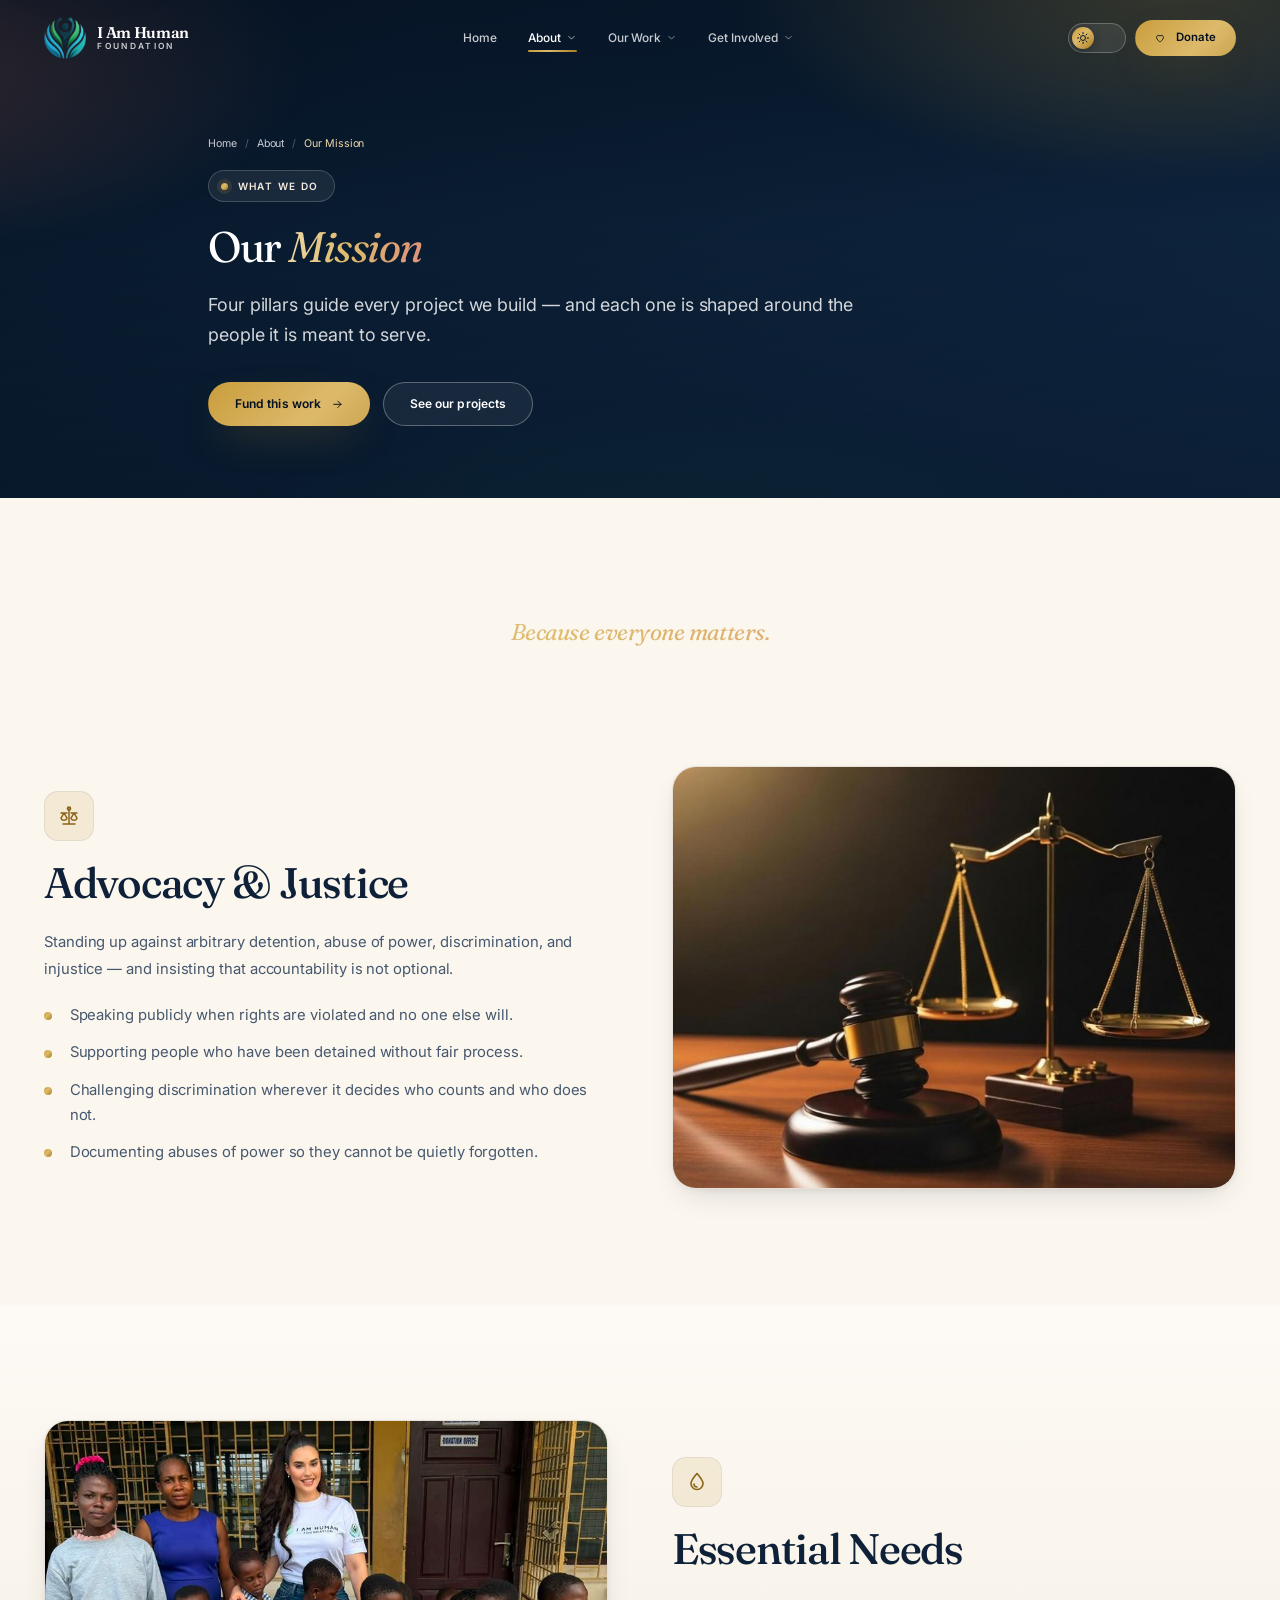
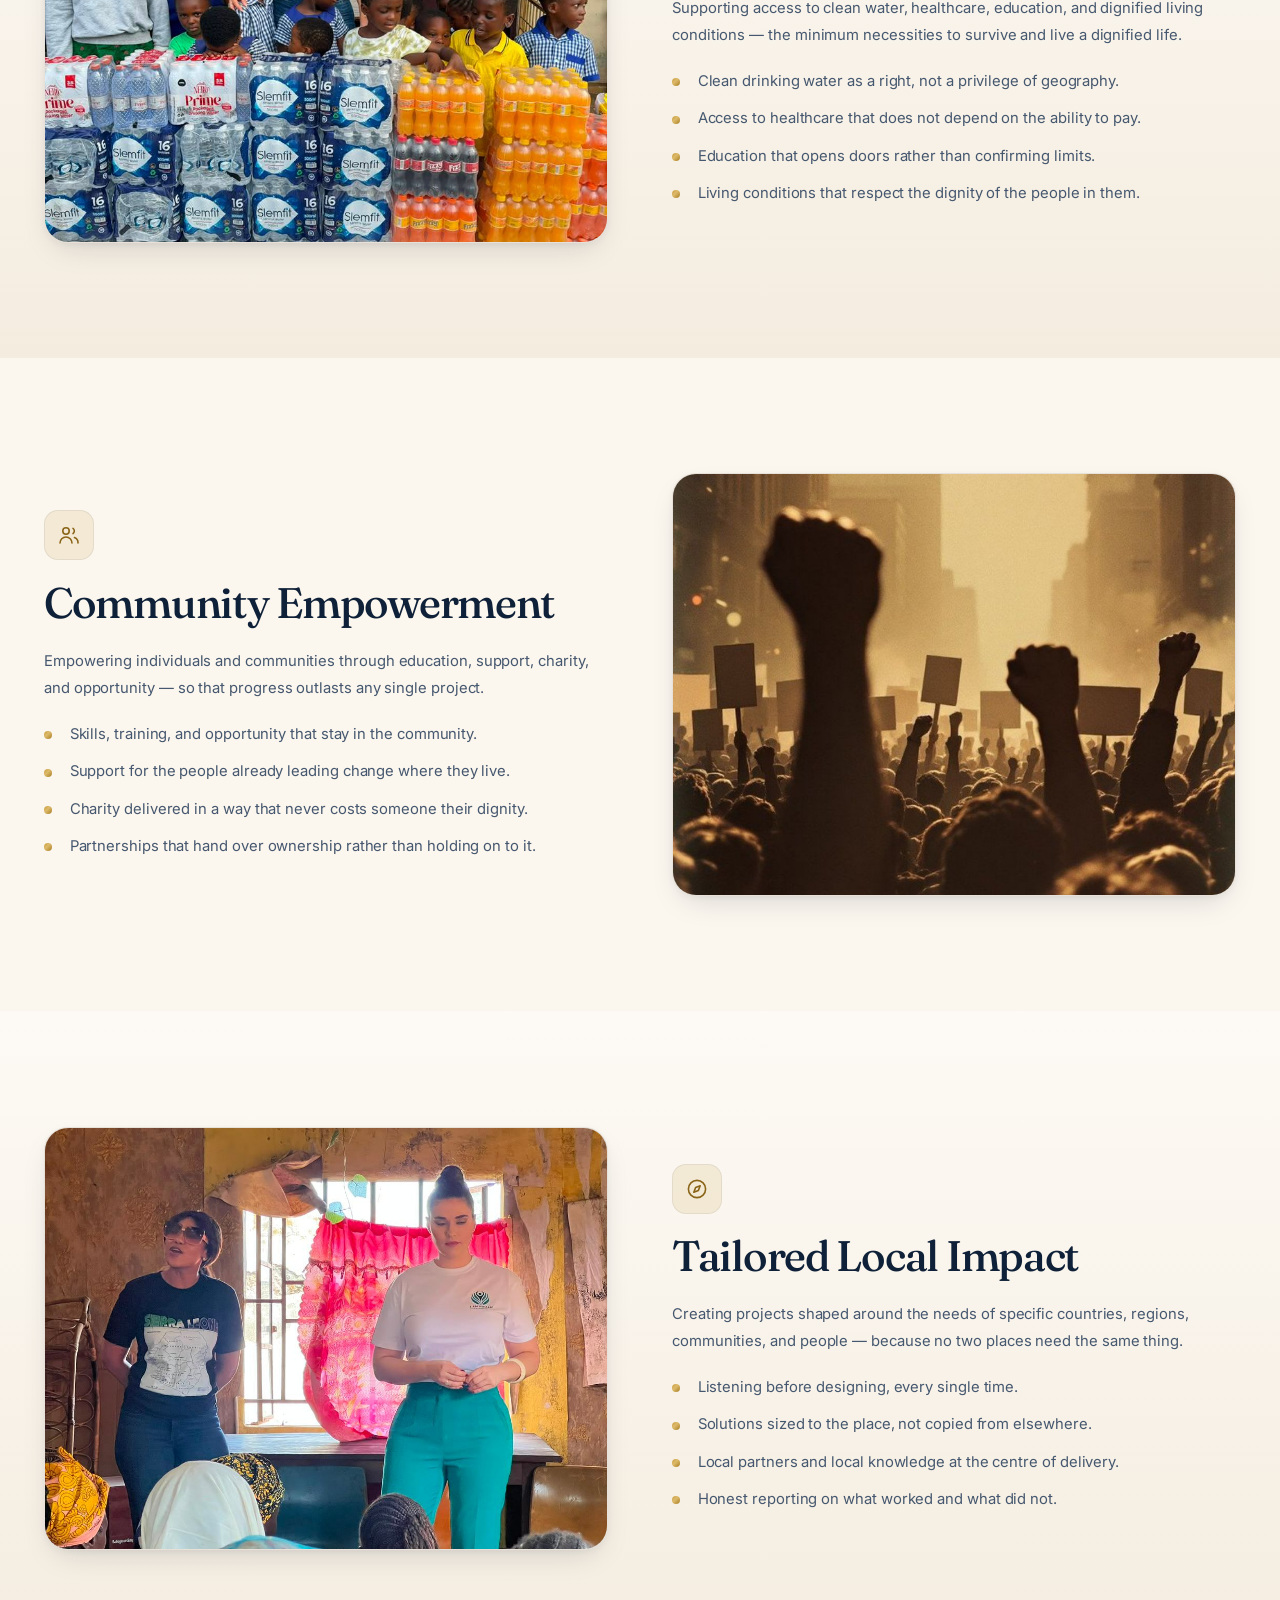
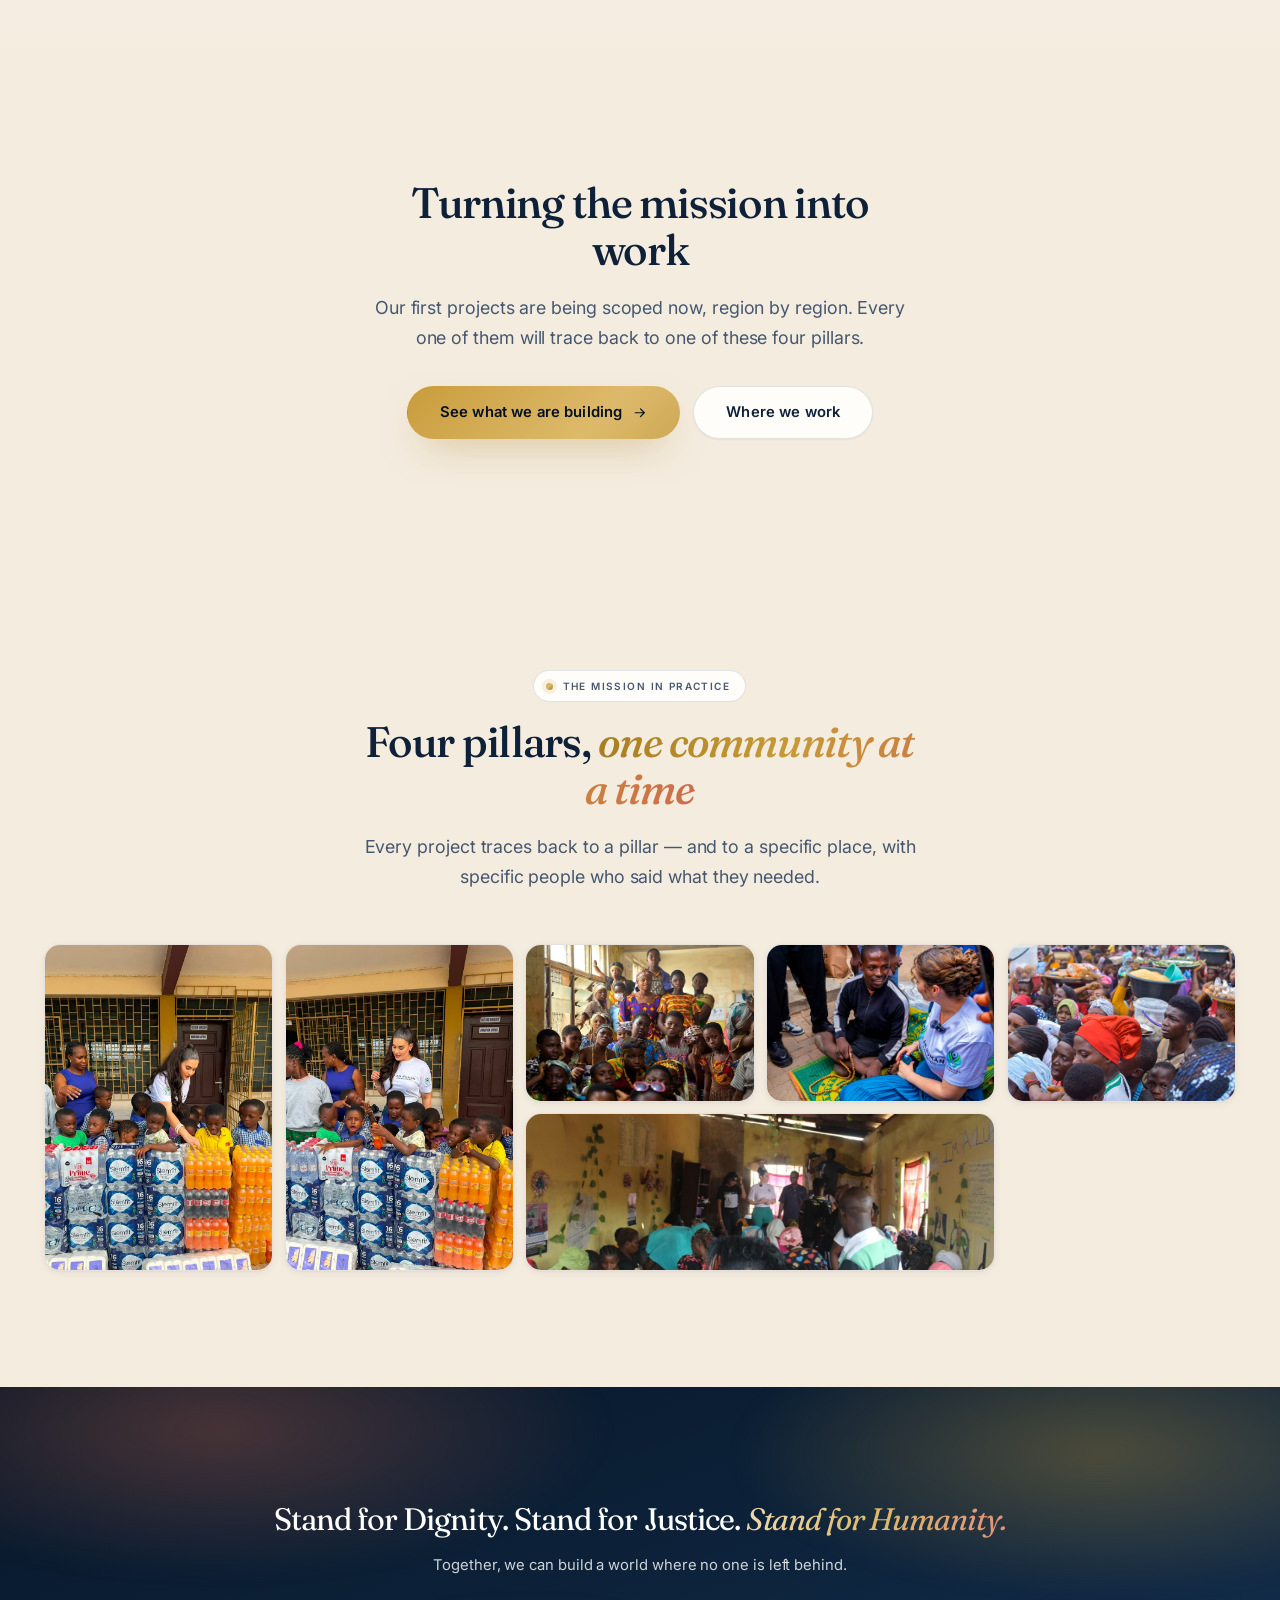
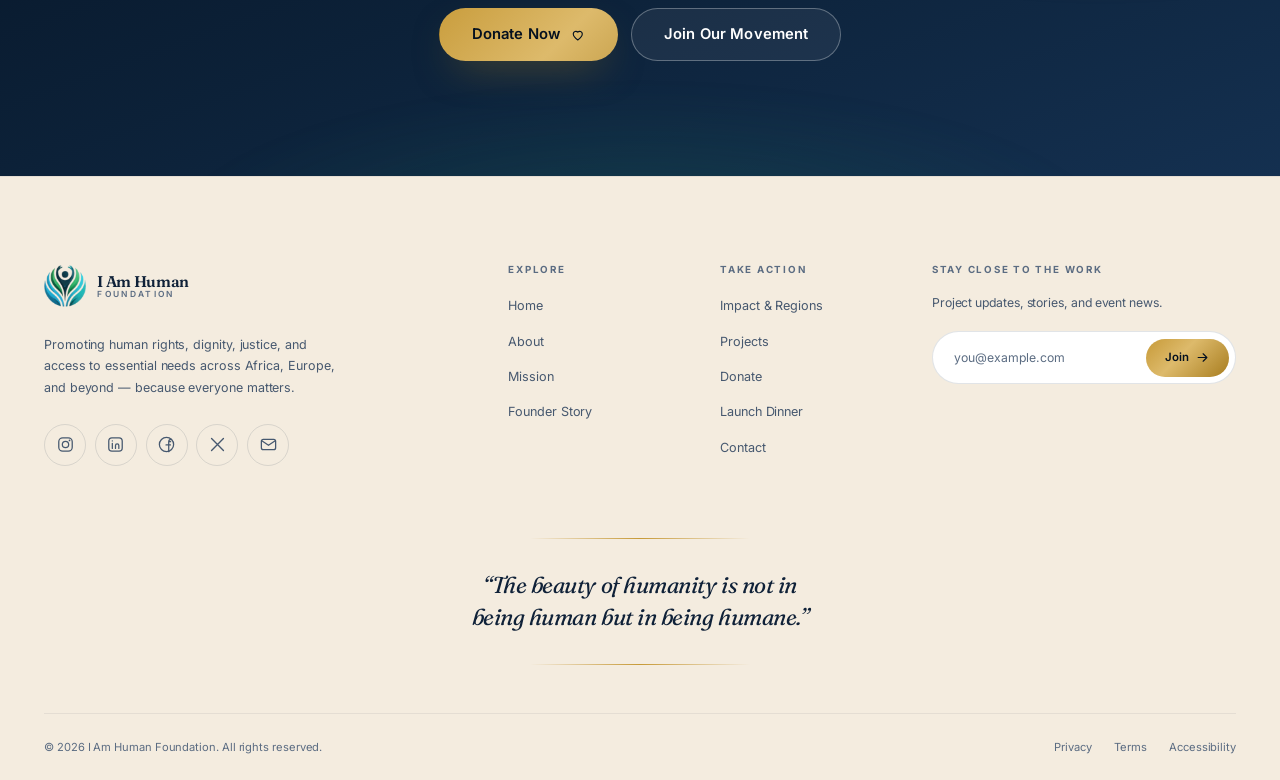
<file: mission.html>
<!DOCTYPE html>
<html lang="en" data-theme="light">
<head>
<meta charset="utf-8">
<meta name="viewport" content="width=device-width, initial-scale=1, viewport-fit=cover">
<title>Our Mission — I Am Human Foundation</title>
<meta name="description" content="Advocacy and justice, essential needs, community empowerment, and tailored local impact. Because everyone matters.">
<meta name="theme-color" content="#FBF7F0" media="(prefers-color-scheme: light)">
<meta name="theme-color" content="#06101E" media="(prefers-color-scheme: dark)">

<meta property="og:type" content="website">
<meta property="og:title" content="Our Mission — I Am Human Foundation">
<meta property="og:description" content="Advocacy and justice, essential needs, community empowerment, and tailored local impact. Because everyone matters.">
<meta property="og:image" content="assets/logo-emblem.png">

<link rel="icon" href="assets/logo-emblem.png" type="image/png" sizes="any">
<link rel="apple-touch-icon" href="assets/logo-emblem.png">

<link rel="preconnect" href="https://fonts.googleapis.com">
<link rel="preconnect" href="https://fonts.gstatic.com" crossorigin>
<link rel="stylesheet" href="https://fonts.googleapis.com/css2?family=Fraunces:opsz,wght@9..144,300;9..144,400;9..144,500;9..144,600;9..144,700&family=Inter:wght@300;400;500;600;700&display=swap">
<link rel="stylesheet" href="styles.css">

<!-- Set theme before paint to avoid a flash of the wrong palette -->
<script>
(function () {
  try {
    var stored = localStorage.getItem('iah-theme');
    var system = matchMedia('(prefers-color-scheme: dark)').matches ? 'dark' : 'light';
    document.documentElement.setAttribute('data-theme', stored || system);
  } catch (e) {}
})();
</script>
</head>

<body data-page="mission">
<a class="skip-link" href="#main">Skip to main content</a>

<!-- ============ ICON + ART SPRITE (identical on every page) ============ -->
<svg class="sprite" aria-hidden="true" focusable="false" xmlns="http://www.w3.org/2000/svg">
  <defs>
    <symbol id="i-arrow" viewBox="0 0 24 24"><path d="M5 12h14M13 6l6 6-6 6" fill="none" stroke="currentColor" stroke-width="1.8" stroke-linecap="round" stroke-linejoin="round"/></symbol>
    <symbol id="i-caret" viewBox="0 0 24 24"><path d="m6 9.5 6 6 6-6" fill="none" stroke="currentColor" stroke-width="2" stroke-linecap="round" stroke-linejoin="round"/></symbol>
    <symbol id="i-external" viewBox="0 0 24 24"><path d="M14 4h6v6M20 4l-8.5 8.5" fill="none" stroke="currentColor" stroke-width="1.7" stroke-linecap="round" stroke-linejoin="round"/><path d="M18 14.5V19a1.5 1.5 0 0 1-1.5 1.5h-11A1.5 1.5 0 0 1 4 19V8a1.5 1.5 0 0 1 1.5-1.5H10" fill="none" stroke="currentColor" stroke-width="1.7" stroke-linecap="round"/></symbol>
    <symbol id="i-heart" viewBox="0 0 24 24"><path d="M12 20s-7-4.6-7-9.4A4.1 4.1 0 0 1 12 8a4.1 4.1 0 0 1 7 2.6C19 15.4 12 20 12 20Z" fill="none" stroke="currentColor" stroke-width="1.7" stroke-linejoin="round"/></symbol>
    <symbol id="i-calendar" viewBox="0 0 24 24"><rect x="3.5" y="5" width="17" height="15.5" rx="2.5" fill="none" stroke="currentColor" stroke-width="1.6"/><path d="M3.5 9.8h17M8.5 3v4M15.5 3v4" fill="none" stroke="currentColor" stroke-width="1.6" stroke-linecap="round"/></symbol>
    <symbol id="i-dinner" viewBox="0 0 24 24"><path d="M4 4v6a2.5 2.5 0 0 0 5 0V4M6.5 12.5V21M19 4c-1.6 1-2.4 2.7-2.4 5s.6 3 1.6 3.4V21" fill="none" stroke="currentColor" stroke-width="1.6" stroke-linecap="round" stroke-linejoin="round"/></symbol>
    <symbol id="i-music" viewBox="0 0 24 24"><path d="M9 18V6l10-2v12" fill="none" stroke="currentColor" stroke-width="1.6" stroke-linejoin="round"/><circle cx="6.5" cy="18" r="2.5" fill="none" stroke="currentColor" stroke-width="1.6"/><circle cx="16.5" cy="16" r="2.5" fill="none" stroke="currentColor" stroke-width="1.6"/></symbol>
    <symbol id="i-hands" viewBox="0 0 24 24"><path d="M12 21s-6-3.2-6-8V7.5L12 5l6 2.5V13c0 4.8-6 8-6 8Z" fill="none" stroke="currentColor" stroke-width="1.6" stroke-linejoin="round"/><path d="M9.5 12.3 11.4 14l3.3-3.4" fill="none" stroke="currentColor" stroke-width="1.6" stroke-linecap="round" stroke-linejoin="round"/></symbol>
    <symbol id="i-scales" viewBox="0 0 24 24"><path d="M12 4v16M6 20h12M4 9h6M14 9h6M7 9l-3 5.2a3.2 3.2 0 0 0 6 0Zm10 0-3 5.2a3.2 3.2 0 0 0 6 0Z" fill="none" stroke="currentColor" stroke-width="1.5" stroke-linecap="round" stroke-linejoin="round"/><circle cx="12" cy="4.6" r="1.6" fill="none" stroke="currentColor" stroke-width="1.5"/></symbol>
    <symbol id="i-drop" viewBox="0 0 24 24"><path d="M12 3.5c3.4 4 6 6.9 6 10a6 6 0 0 1-12 0c0-3.1 2.6-6 6-10Z" fill="none" stroke="currentColor" stroke-width="1.6" stroke-linejoin="round"/><path d="M9 14a3 3 0 0 0 3 3" fill="none" stroke="currentColor" stroke-width="1.6" stroke-linecap="round"/></symbol>
    <symbol id="i-people" viewBox="0 0 24 24"><circle cx="9" cy="8" r="3.2" fill="none" stroke="currentColor" stroke-width="1.6"/><path d="M3 20a6 6 0 0 1 12 0" fill="none" stroke="currentColor" stroke-width="1.6" stroke-linecap="round"/><path d="M16 5.4a3.2 3.2 0 0 1 0 5.2M17.5 14.6A5.6 5.6 0 0 1 21 20" fill="none" stroke="currentColor" stroke-width="1.6" stroke-linecap="round"/></symbol>
    <symbol id="i-compass" viewBox="0 0 24 24"><circle cx="12" cy="12" r="8.6" fill="none" stroke="currentColor" stroke-width="1.6"/><path d="m15.2 8.8-1.8 4.6-4.6 1.8 1.8-4.6Z" fill="none" stroke="currentColor" stroke-width="1.6" stroke-linejoin="round"/></symbol>
    <symbol id="i-bank" viewBox="0 0 24 24"><path d="M3.5 9.5 12 4.5l8.5 5M5 9.5v8M9.5 9.5v8M14.5 9.5v8M19 9.5v8M3 20.5h18" fill="none" stroke="currentColor" stroke-width="1.6" stroke-linecap="round" stroke-linejoin="round"/></symbol>
    <symbol id="i-ticket" viewBox="0 0 24 24"><path d="M3 8.5A2 2 0 0 1 5 6.5h14a2 2 0 0 1 2 2V10a2 2 0 0 0 0 4v1.5a2 2 0 0 1-2 2H5a2 2 0 0 1-2-2V14a2 2 0 0 0 0-4Z" fill="none" stroke="currentColor" stroke-width="1.6" stroke-linejoin="round"/><path d="M14 7v10" fill="none" stroke="currentColor" stroke-width="1.6" stroke-dasharray="2 2.6"/></symbol>
    <symbol id="i-globe" viewBox="0 0 24 24"><circle cx="12" cy="12" r="8.6" fill="none" stroke="currentColor" stroke-width="1.6"/><path d="M3.4 12h17.2M12 3.4c2.4 2.4 3.6 5.3 3.6 8.6S14.4 18.2 12 20.6c-2.4-2.4-3.6-5.3-3.6-8.6S9.6 5.8 12 3.4Z" fill="none" stroke="currentColor" stroke-width="1.6"/></symbol>
    <symbol id="i-copy" viewBox="0 0 24 24"><rect x="9" y="9" width="11" height="11" rx="2.2" fill="none" stroke="currentColor" stroke-width="1.6"/><path d="M15 6.2A2.2 2.2 0 0 0 12.8 4H6.2A2.2 2.2 0 0 0 4 6.2v6.6A2.2 2.2 0 0 0 6.2 15" fill="none" stroke="currentColor" stroke-width="1.6" stroke-linecap="round"/></symbol>
    <symbol id="i-check" viewBox="0 0 24 24"><path d="m5 12.8 4.4 4.2L19 7.2" fill="none" stroke="currentColor" stroke-width="2" stroke-linecap="round" stroke-linejoin="round"/></symbol>
    <symbol id="i-sun" viewBox="0 0 24 24"><circle cx="12" cy="12" r="4.2" fill="none" stroke="currentColor" stroke-width="1.7"/><path d="M12 2.6v2.2M12 19.2v2.2M2.6 12h2.2M19.2 12h2.2M5.3 5.3l1.6 1.6M17.1 17.1l1.6 1.6M18.7 5.3l-1.6 1.6M6.9 17.1l-1.6 1.6" fill="none" stroke="currentColor" stroke-width="1.7" stroke-linecap="round"/></symbol>
    <symbol id="i-moon" viewBox="0 0 24 24"><path d="M20 14.2A8.4 8.4 0 0 1 9.8 4a8.4 8.4 0 1 0 10.2 10.2Z" fill="none" stroke="currentColor" stroke-width="1.7" stroke-linejoin="round"/></symbol>
    <symbol id="i-instagram" viewBox="0 0 24 24"><rect x="3.5" y="3.5" width="17" height="17" rx="5" fill="none" stroke="currentColor" stroke-width="1.6"/><circle cx="12" cy="12" r="4" fill="none" stroke="currentColor" stroke-width="1.6"/><circle cx="17.1" cy="6.9" r="1.1" fill="currentColor"/></symbol>
    <symbol id="i-linkedin" viewBox="0 0 24 24"><rect x="3.5" y="3.5" width="17" height="17" rx="4" fill="none" stroke="currentColor" stroke-width="1.6"/><path d="M8 10.5V17M8 7.4v.1M12 17v-3.6a2.1 2.1 0 0 1 4.2 0V17" fill="none" stroke="currentColor" stroke-width="1.6" stroke-linecap="round"/></symbol>
    <symbol id="i-facebook" viewBox="0 0 24 24"><path d="M14.8 8.4h2.4M14.8 21V8.6a3 3 0 0 1 3-3h.6M11.4 12.6h5.6" fill="none" stroke="currentColor" stroke-width="1.6" stroke-linecap="round"/><circle cx="12" cy="12" r="9" fill="none" stroke="currentColor" stroke-width="1.6"/></symbol>
    <symbol id="i-x" viewBox="0 0 24 24"><path d="M4.5 4.5 19.5 19.5M19.5 4.5 4.5 19.5" fill="none" stroke="currentColor" stroke-width="1.7" stroke-linecap="round"/></symbol>
    <symbol id="i-mail" viewBox="0 0 24 24"><rect x="3" y="5.5" width="18" height="13" rx="2.5" fill="none" stroke="currentColor" stroke-width="1.6"/><path d="m4 7.5 8 5.5 8-5.5" fill="none" stroke="currentColor" stroke-width="1.6" stroke-linecap="round" stroke-linejoin="round"/></symbol>
    <symbol id="i-menu" viewBox="0 0 24 24"><path d="M4 7h16M4 12h16M4 17h16" fill="none" stroke="currentColor" stroke-width="1.8" stroke-linecap="round"/></symbol>
    <symbol id="i-close" viewBox="0 0 24 24"><path d="M6 6l12 12M18 6 6 18" fill="none" stroke="currentColor" stroke-width="1.8" stroke-linecap="round"/></symbol>
    <symbol id="i-quote" viewBox="0 0 24 24"><path d="M10 6c-3.3 1.4-5 3.9-5 7.5V19h6v-6H7.6c.2-2.2 1.1-3.7 2.9-4.6Zm10 0c-3.3 1.4-5 3.9-5 7.5V19h6v-6h-3.4c.2-2.2 1.1-3.7 2.9-4.6Z" fill="currentColor"/></symbol>
    <symbol id="i-pin" viewBox="0 0 24 24"><path d="M12 21s7-5.6 7-11a7 7 0 1 0-14 0c0 5.4 7 11 7 11Z" fill="none" stroke="currentColor" stroke-width="1.6" stroke-linejoin="round"/><circle cx="12" cy="10" r="2.6" fill="none" stroke="currentColor" stroke-width="1.6"/></symbol>
    <symbol id="i-clock" viewBox="0 0 24 24"><circle cx="12" cy="12" r="8.6" fill="none" stroke="currentColor" stroke-width="1.6"/><path d="M12 7.2V12l3.2 2" fill="none" stroke="currentColor" stroke-width="1.6" stroke-linecap="round" stroke-linejoin="round"/></symbol>
    <symbol id="i-health" viewBox="0 0 24 24"><rect x="3.5" y="6" width="17" height="14" rx="3" fill="none" stroke="currentColor" stroke-width="1.6"/><path d="M9 6V4.5A1.5 1.5 0 0 1 10.5 3h3A1.5 1.5 0 0 1 15 4.5V6M12 10.4v5.4M9.3 13.1h5.4" fill="none" stroke="currentColor" stroke-width="1.6" stroke-linecap="round"/></symbol>
    <symbol id="i-book" viewBox="0 0 24 24"><path d="M4 5.5A1.5 1.5 0 0 1 5.5 4H10a2.5 2.5 0 0 1 2 1 2.5 2.5 0 0 1 2-1h4.5A1.5 1.5 0 0 1 20 5.5v12a1.5 1.5 0 0 1-1.5 1.5H14a2.5 2.5 0 0 0-2 1 2.5 2.5 0 0 0-2-1H5.5A1.5 1.5 0 0 1 4 17.5Z" fill="none" stroke="currentColor" stroke-width="1.6" stroke-linejoin="round"/><path d="M12 5v15" fill="none" stroke="currentColor" stroke-width="1.6"/></symbol>
    <symbol id="i-sparkle" viewBox="0 0 24 24"><path d="M12 3.5 13.9 9l5.6 1.9-5.6 1.9L12 18.4 10.1 12.8 4.5 10.9 10.1 9Z" fill="none" stroke="currentColor" stroke-width="1.5" stroke-linejoin="round"/><path d="M18.5 16.5 19.3 19l2.2.8-2.2.8-.8 2.4" fill="none" stroke="currentColor" stroke-width="1.4" stroke-linejoin="round"/></symbol>
    <symbol id="i-megaphone" viewBox="0 0 24 24"><path d="M4 10.5v3a1.5 1.5 0 0 0 1.5 1.5H8l6 4V5l-6 4H5.5A1.5 1.5 0 0 0 4 10.5Z" fill="none" stroke="currentColor" stroke-width="1.6" stroke-linejoin="round"/><path d="M17.5 9.2a4 4 0 0 1 0 5.6M8 15v4.5" fill="none" stroke="currentColor" stroke-width="1.6" stroke-linecap="round"/></symbol>

    <symbol id="art-figures" viewBox="0 0 400 300" preserveAspectRatio="xMidYMid slice">
      <g fill="currentColor">
        <circle cx="96" cy="150" r="26" opacity=".55"/><path d="M50 300c0-27 21-48 46-48s46 21 46 48Z" opacity=".55"/>
        <circle cx="200" cy="128" r="34" opacity=".8"/><path d="M141 300c0-34 27-61 59-61s59 27 59 61Z" opacity=".8"/>
        <circle cx="306" cy="156" r="24" opacity=".45"/><path d="M262 300c0-25 20-45 44-45s44 20 44 45Z" opacity=".45"/>
      </g>
    </symbol>
    <symbol id="art-water" viewBox="0 0 400 300" preserveAspectRatio="xMidYMid slice">
      <g fill="none" stroke="currentColor" stroke-width="10" stroke-linecap="round" opacity=".6">
        <path d="M-20 210c40-26 80-26 120 0s80 26 120 0 80-26 120 0"/>
        <path d="M-20 250c40-26 80-26 120 0s80 26 120 0 80-26 120 0" opacity=".6"/>
      </g>
      <path d="M200 60c30 40 48 62 48 84a48 48 0 1 1-96 0c0-22 18-44 48-84Z" fill="currentColor" opacity=".75"/>
    </symbol>
    <symbol id="art-learn" viewBox="0 0 400 300" preserveAspectRatio="xMidYMid slice">
      <g fill="currentColor" opacity=".7"><path d="M200 70 340 128 200 186 60 128Z"/></g>
      <g fill="none" stroke="currentColor" stroke-width="10" stroke-linecap="round" opacity=".55">
        <path d="M100 148v56c0 22 45 40 100 40s100-18 100-40v-56"/><path d="M330 140v70"/>
      </g>
    </symbol>
    <symbol id="art-justice" viewBox="0 0 400 300" preserveAspectRatio="xMidYMid slice">
      <g fill="none" stroke="currentColor" stroke-width="11" stroke-linecap="round" stroke-linejoin="round" opacity=".7">
        <path d="M200 54v206M120 260h160M104 108h192"/>
        <path d="m104 108-38 74a44 44 0 0 0 76 0Zm192 0-38 74a44 44 0 0 0 76 0Z"/>
      </g>
    </symbol>
    <symbol id="art-portrait" viewBox="0 0 400 520" preserveAspectRatio="xMidYMid slice">
      <g fill="currentColor"><circle cx="200" cy="196" r="86" opacity=".8"/><path d="M56 520c0-79 64-143 144-143s144 64 144 143Z" opacity=".8"/></g>
    </symbol>
  </defs>
</svg>

<div class="scroll-progress" aria-hidden="true"><span class="scroll-progress__bar" id="scrollBar"></span></div>
<!-- ============ HEADER (identical on every page) ============ -->
<header class="site-header" id="siteHeader">
  <div class="shell site-header__inner">
    <a class="brand" href="index.html" aria-label="I Am Human Foundation — home">
      <img class="brand__mark" src="assets/logo-emblem.png" alt="" width="128" height="128" decoding="async">
      <span class="brand__text">
        <span class="brand__name">I Am Human</span>
        <span class="brand__sub">Foundation</span>
      </span>
    </a>

    <nav class="nav" id="primaryNav" aria-label="Primary">
      <ul class="nav__list">
        <li class="nav__item">
          <a class="nav__link" href="index.html" data-nav="home">Home</a>
        </li>

        <li class="nav__item nav__item--has-menu">
          <a class="nav__link" href="about.html" data-nav="about">
            About
            <svg class="nav__caret" aria-hidden="true"><use href="#i-caret"/></svg>
          </a>
          <div class="submenu">
            <ul class="submenu__list">
              <li><a href="about.html" data-nav-page="about">
                <span class="submenu__ico"><svg aria-hidden="true"><use href="#i-people"/></svg></span>
                <span class="submenu__txt"><strong>Who We Are</strong><span>Our purpose, values and beliefs</span></span>
              </a></li>
              <li><a href="mission.html" data-nav-page="mission">
                <span class="submenu__ico"><svg aria-hidden="true"><use href="#i-compass"/></svg></span>
                <span class="submenu__txt"><strong>Our Mission</strong><span>The four pillars of our work</span></span>
              </a></li>
              <li><a href="founder.html" data-nav-page="founder">
                <span class="submenu__ico"><svg aria-hidden="true"><use href="#i-quote"/></svg></span>
                <span class="submenu__txt"><strong>Founder Story</strong><span>Shalimar Abbiusi, a voice for justice</span></span>
              </a></li>
            </ul>
          </div>
        </li>

        <li class="nav__item nav__item--has-menu">
          <a class="nav__link" href="impact.html" data-nav="work">
            Our Work
            <svg class="nav__caret" aria-hidden="true"><use href="#i-caret"/></svg>
          </a>
          <div class="submenu">
            <ul class="submenu__list">
              <li><a href="impact.html" data-nav-page="impact">
                <span class="submenu__ico"><svg aria-hidden="true"><use href="#i-globe"/></svg></span>
                <span class="submenu__txt"><strong>Impact &amp; Regions</strong><span>Africa, Europe and global advocacy</span></span>
              </a></li>
              <li><a href="projects.html" data-nav-page="projects">
                <span class="submenu__ico"><svg aria-hidden="true"><use href="#i-sparkle"/></svg></span>
                <span class="submenu__txt"><strong>Projects</strong><span>What we are building next</span></span>
              </a></li>
            </ul>
          </div>
        </li>

        <li class="nav__item nav__item--has-menu">
          <a class="nav__link" href="donate.html" data-nav="involved">
            Get Involved
            <svg class="nav__caret" aria-hidden="true"><use href="#i-caret"/></svg>
          </a>
          <div class="submenu">
            <ul class="submenu__list">
              <li><a href="donate.html" data-nav-page="donate">
                <span class="submenu__ico"><svg aria-hidden="true"><use href="#i-heart"/></svg></span>
                <span class="submenu__txt"><strong>Donate</strong><span>Bank transfer, GoFundMe or tickets</span></span>
              </a></li>
              <li><a href="launch-dinner.html" data-nav-page="launch">
                <span class="submenu__ico"><svg aria-hidden="true"><use href="#i-dinner"/></svg></span>
                <span class="submenu__txt"><strong>Launch Dinner</strong><span>Our official launch event</span></span>
              </a></li>
              <li><a href="contact.html" data-nav-page="contact">
                <span class="submenu__ico"><svg aria-hidden="true"><use href="#i-mail"/></svg></span>
                <span class="submenu__txt"><strong>Contact</strong><span>Partner, volunteer or say hello</span></span>
              </a></li>
            </ul>
          </div>
        </li>
      </ul>
    </nav>

    <div class="site-header__actions">
      <button class="theme-toggle" id="themeToggle" type="button" aria-label="Switch to dark theme" aria-pressed="false" title="Toggle theme">
        <span class="theme-toggle__track" aria-hidden="true">
          <span class="theme-toggle__thumb">
            <svg class="theme-toggle__icon theme-toggle__icon--sun"><use href="#i-sun"/></svg>
            <svg class="theme-toggle__icon theme-toggle__icon--moon"><use href="#i-moon"/></svg>
          </span>
        </span>
      </button>

      <a class="btn btn--gold btn--sm site-header__cta" href="donate.html">
        <svg class="btn__icon" aria-hidden="true"><use href="#i-heart"/></svg>
        Donate
      </a>

      <button class="menu-btn" id="menuBtn" type="button" aria-expanded="false" aria-controls="mobileMenu" aria-label="Open menu">
        <svg class="menu-btn__icon menu-btn__icon--open" aria-hidden="true"><use href="#i-menu"/></svg>
        <svg class="menu-btn__icon menu-btn__icon--close" aria-hidden="true"><use href="#i-close"/></svg>
      </button>
    </div>
  </div>
</header>

<!-- ============ MOBILE MENU (identical on every page) ============ -->
<div class="mobile-menu" id="mobileMenu" hidden>
  <nav class="mobile-menu__inner" aria-label="Mobile">
    <ul class="mobile-menu__list">
      <li><a href="index.html" data-nav-page="home"><span class="m-num">01</span>Home</a></li>
      <li>
        <a href="about.html" data-nav-page="about"><span class="m-num">02</span>About</a>
        <div class="mobile-menu__sub">
          <a href="about.html">Who We Are</a>
          <a href="mission.html">Our Mission</a>
          <a href="founder.html">Founder Story</a>
        </div>
      </li>
      <li>
        <a href="impact.html" data-nav-page="impact"><span class="m-num">03</span>Our Work</a>
        <div class="mobile-menu__sub">
          <a href="impact.html">Impact &amp; Regions</a>
          <a href="projects.html">Projects</a>
        </div>
      </li>
      <li>
        <a href="donate.html" data-nav-page="donate"><span class="m-num">04</span>Get Involved</a>
        <div class="mobile-menu__sub">
          <a href="donate.html">Donate</a>
          <a href="launch-dinner.html">Launch Dinner</a>
          <a href="contact.html">Contact</a>
        </div>
      </li>
    </ul>
    <div class="mobile-menu__foot">
      <a class="btn btn--gold btn--block" href="donate.html">Support Our Mission</a>
      <p class="mobile-menu__quote">“The beauty of humanity is not in being human, but in being humane.”</p>
    </div>
  </nav>
</div>

<main id="main">
  <section class="page-hero">
    <div class="page-hero__bg" aria-hidden="true"></div>
    <div class="shell page-hero__inner">
      <nav aria-label="Breadcrumb">
        <ol class="breadcrumb">
          <li><a href="index.html">Home</a></li>
          <li><a href="about.html">About</a></li>
          <li><span aria-current="page">Our Mission</span></li>
        </ol>
      </nav>
      <p class="eyebrow eyebrow--light reveal" data-reveal><span class="eyebrow__dot" aria-hidden="true"></span> What we do</p>
      <h1 class="page-hero__title reveal" data-reveal data-reveal-delay="1">Our <em>Mission</em></h1>
      <p class="page-hero__lede reveal" data-reveal data-reveal-delay="2">Four pillars guide every project we build — and each one is shaped around the people it is meant to serve.</p>
      <div class="page-hero__actions reveal" data-reveal data-reveal-delay="3">
        <a class="btn btn--gold" href="donate.html">Fund this work <svg class="btn__icon btn__icon--end" aria-hidden="true"><use href="#i-arrow"/></svg></a>
        <a class="btn btn--ghost-light" href="projects.html">See our projects</a>
      </div>
    </div>
  </section>

  <section class="section" style="padding-bottom:0">
    <div class="shell">
      <p class="mission__coda reveal" data-reveal style="margin-top:0">Because everyone matters.</p>
    </div>
  </section>

  <section class="section" id="advocacy">
    <div class="shell split">
      <div class="split__body">
        <span class="card__icon reveal" data-reveal><svg aria-hidden="true"><use href="#i-scales"/></svg></span>
        <h2 class="h2 reveal" data-reveal data-reveal-delay="1" style="margin-top:1.2rem">Advocacy &amp; Justice</h2>
        <div class="rich reveal" data-reveal data-reveal-delay="2">
          <p>Standing up against arbitrary detention, abuse of power, discrimination, and injustice — and insisting that accountability is not optional.</p>
          <ul>
            <li>Speaking publicly when rights are violated and no one else will.</li>
            <li>Supporting people who have been detained without fair process.</li>
            <li>Challenging discrimination wherever it decides who counts and who does not.</li>
            <li>Documenting abuses of power so they cannot be quietly forgotten.</li>
          </ul>
        </div>
      </div>
      <div class="split__media">
        <figure class="photo photo--landscape reveal" data-reveal data-reveal-delay="2">
          <img src="assets/mission-advocacy.jpg" alt="A judge’s gavel beside brass scales of justice on a wooden desk" width="1000" height="750" loading="lazy" decoding="async">
        </figure>
      </div>
    </div>
  </section>

  <section class="section band" id="essential-needs">
    <div class="shell split split--flip">
      <div class="split__body">
        <span class="card__icon reveal" data-reveal><svg aria-hidden="true"><use href="#i-drop"/></svg></span>
        <h2 class="h2 reveal" data-reveal data-reveal-delay="1" style="margin-top:1.2rem">Essential Needs</h2>
        <div class="rich reveal" data-reveal data-reveal-delay="2">
          <p>Supporting access to clean water, healthcare, education, and dignified living conditions — the minimum necessities to survive and live a dignified life.</p>
          <ul>
            <li>Clean drinking water as a right, not a privilege of geography.</li>
            <li>Access to healthcare that does not depend on the ability to pay.</li>
            <li>Education that opens doors rather than confirming limits.</li>
            <li>Living conditions that respect the dignity of the people in them.</li>
          </ul>
        </div>
      </div>
      <div class="split__media">
        <figure class="photo photo--landscape reveal" data-reveal data-reveal-delay="2">
          <img src="assets/photos/p01.jpg" alt="Shalimar Abbiusi and volunteers standing behind stacked cases of bottled water and supplies with schoolchildren" width="810" height="1080" loading="lazy" decoding="async">
        </figure>
      </div>
    </div>
  </section>

  <section class="section" id="community">
    <div class="shell split">
      <div class="split__body">
        <span class="card__icon reveal" data-reveal><svg aria-hidden="true"><use href="#i-people"/></svg></span>
        <h2 class="h2 reveal" data-reveal data-reveal-delay="1" style="margin-top:1.2rem">Community Empowerment</h2>
        <div class="rich reveal" data-reveal data-reveal-delay="2">
          <p>Empowering individuals and communities through education, support, charity, and opportunity — so that progress outlasts any single project.</p>
          <ul>
            <li>Skills, training, and opportunity that stay in the community.</li>
            <li>Support for the people already leading change where they live.</li>
            <li>Charity delivered in a way that never costs someone their dignity.</li>
            <li>Partnerships that hand over ownership rather than holding on to it.</li>
          </ul>
        </div>
      </div>
      <div class="split__media">
        <figure class="photo photo--landscape reveal" data-reveal data-reveal-delay="2">
          <img src="assets/mission-community.jpg" alt="A crowd with raised fists and placards gathered together in a city street" width="1000" height="750" loading="lazy" decoding="async">
        </figure>
      </div>
    </div>
  </section>

  <section class="section band" id="local-impact">
    <div class="shell split split--flip">
      <div class="split__body">
        <span class="card__icon reveal" data-reveal><svg aria-hidden="true"><use href="#i-compass"/></svg></span>
        <h2 class="h2 reveal" data-reveal data-reveal-delay="1" style="margin-top:1.2rem">Tailored Local Impact</h2>
        <div class="rich reveal" data-reveal data-reveal-delay="2">
          <p>Creating projects shaped around the needs of specific countries, regions, communities, and people — because no two places need the same thing.</p>
          <ul>
            <li>Listening before designing, every single time.</li>
            <li>Solutions sized to the place, not copied from elsewhere.</li>
            <li>Local partners and local knowledge at the centre of delivery.</li>
            <li>Honest reporting on what worked and what did not.</li>
          </ul>
        </div>
      </div>
      <div class="split__media">
        <figure class="photo photo--landscape reveal" data-reveal data-reveal-delay="2">
          <img src="assets/photos/p53.jpg" alt="Shalimar Abbiusi addressing women seated in a village meeting hall" width="1080" height="810" loading="lazy" decoding="async">
        </figure>
      </div>
    </div>
  </section>

  <section class="section band--sunk">
    <div class="shell">
      <header class="section-head section-head--center">
        <h2 class="h2 reveal" data-reveal>Turning the mission into work</h2>
        <p class="section-head__lede reveal" data-reveal data-reveal-delay="1">
          Our first projects are being scoped now, region by region. Every one of them will trace back to one of these four pillars.
        </p>
      </header>
      <div class="cta-band__actions reveal" data-reveal data-reveal-delay="2" style="margin-top:2rem">
        <a class="btn btn--gold btn--lg" href="projects.html">See what we are building <svg class="btn__icon btn__icon--end" aria-hidden="true"><use href="#i-arrow"/></svg></a>
        <a class="btn btn--outline btn--lg" href="impact.html">Where we work</a>
      </div>
    </div>
  </section>

  <section class="section band--sunk">
    <div class="shell">
      <header class="section-head section-head--center">
        <p class="eyebrow reveal" data-reveal><span class="eyebrow__dot" aria-hidden="true"></span> The mission in practice</p>
        <h2 class="h2 reveal" data-reveal data-reveal-delay="1">Four pillars, <em>one community at a time</em></h2>
        <p class="section-head__lede reveal" data-reveal data-reveal-delay="2">Every project traces back to a pillar — and to a specific place, with specific people who said what they needed.</p>
      </header>
      <div class="gallery reveal" data-reveal data-reveal-delay="2">
        <figure class="gallery__item gallery__item--h2">
          <img src="assets/photos/p02.jpg" alt="Schoolchildren gathered around pallets of donated drinking water and provisions" width="810" height="1080" loading="lazy" decoding="async">
          <figcaption>Supplies delivered to a school</figcaption>
        </figure>
        <figure class="gallery__item gallery__item--h2">
          <img src="assets/photos/p03.jpg" alt="Volunteers and children beside a delivery of water, drinks and sanitary supplies at a school" width="810" height="1080" loading="lazy" decoding="async">
          <figcaption>A distribution of water and provisions</figcaption>
        </figure>
        <figure class="gallery__item">
          <img src="assets/photos/p17.jpg" alt="A crowd of women and children gathered in a doorway" width="1080" height="864" loading="lazy" decoding="async">
          <figcaption>The community gathering to meet us</figcaption>
        </figure>
        <figure class="gallery__item">
          <img src="assets/photos/p34.jpg" alt="Shalimar Abbiusi kneeling to speak with a man seated on a mat" width="1080" height="720" loading="lazy" decoding="async">
          <figcaption>Meeting someone where they are</figcaption>
        </figure>
        <figure class="gallery__item">
          <img src="assets/photos/p49.jpg" alt="Traders and shoppers with baskets in a busy market" width="1200" height="802" loading="lazy" decoding="async">
          <figcaption>Market traders at work</figcaption>
        </figure>
        <figure class="gallery__item gallery__item--w2">
          <img src="assets/photos/p61.jpg" alt="The interior of a village hall filled with people attending a meeting" width="1200" height="799" loading="lazy" decoding="async">
          <figcaption>A village hall at capacity</figcaption>
        </figure>
      </div>
    </div>
  </section>

  <section class="section cta-band">
    <div class="cta-band__bg" aria-hidden="true"></div>
    <div class="shell cta-band__inner">
      <h2 class="cta-band__title reveal" data-reveal>Stand for Dignity. Stand for Justice. <em>Stand for Humanity.</em></h2>
      <p class="cta-band__text reveal" data-reveal data-reveal-delay="1">Together, we can build a world where no one is left behind.</p>
      <div class="cta-band__actions reveal" data-reveal data-reveal-delay="2">
        <a class="btn btn--gold btn--lg" href="donate.html">
          Donate Now
          <svg class="btn__icon btn__icon--end" aria-hidden="true"><use href="#i-heart"/></svg>
        </a>
        <a class="btn btn--ghost-light btn--lg" href="contact.html">Join Our Movement</a>
      </div>
    </div>
  </section>
</main>

<!-- ============ FOOTER (identical on every page) ============ -->
<footer class="footer" id="contact-footer">
  <div class="shell footer__grid">
    <div class="footer__brand">
      <a class="brand brand--footer" href="index.html" aria-label="I Am Human Foundation — home">
        <img class="brand__mark" src="assets/logo-emblem.png" alt="" width="128" height="128" loading="lazy" decoding="async">
        <span class="brand__text">
          <span class="brand__name">I Am Human</span>
          <span class="brand__sub">Foundation</span>
        </span>
      </a>
      <p class="footer__mission">
        Promoting human rights, dignity, justice, and access to essential needs across Africa,
        Europe, and beyond — because everyone matters.
      </p>
      <ul class="socials" aria-label="Social media">
        <li><a href="#" aria-label="I Am Human Foundation on Instagram"><svg aria-hidden="true"><use href="#i-instagram"/></svg></a></li>
        <li><a href="#" aria-label="I Am Human Foundation on LinkedIn"><svg aria-hidden="true"><use href="#i-linkedin"/></svg></a></li>
        <li><a href="#" aria-label="I Am Human Foundation on Facebook"><svg aria-hidden="true"><use href="#i-facebook"/></svg></a></li>
        <li><a href="#" aria-label="I Am Human Foundation on X"><svg aria-hidden="true"><use href="#i-x"/></svg></a></li>
        <li><a href="mailto:info@iamhumanfdn.org" aria-label="Email I Am Human Foundation"><svg aria-hidden="true"><use href="#i-mail"/></svg></a></li>
      </ul>
    </div>

    <nav class="footer__nav" aria-label="Footer">
      <div class="footer__col">
        <h2 class="footer__heading">Explore</h2>
        <ul>
          <li><a href="index.html">Home</a></li>
          <li><a href="about.html">About</a></li>
          <li><a href="mission.html">Mission</a></li>
          <li><a href="founder.html">Founder Story</a></li>
        </ul>
      </div>
      <div class="footer__col">
        <h2 class="footer__heading">Take action</h2>
        <ul>
          <li><a href="impact.html">Impact &amp; Regions</a></li>
          <li><a href="projects.html">Projects</a></li>
          <li><a href="donate.html">Donate</a></li>
          <li><a href="launch-dinner.html">Launch Dinner</a></li>
          <li><a href="contact.html">Contact</a></li>
        </ul>
      </div>
      <div class="footer__col footer__col--wide">
        <h2 class="footer__heading">Stay close to the work</h2>
        <p class="footer__note">Project updates, stories, and event news. <!-- CMS: connect to newsletter provider --></p>
        <form class="subscribe" action="#" method="post" novalidate>
          <label class="sr-only" for="subEmail">Email address</label>
          <input class="subscribe__input" id="subEmail" name="email" type="email" placeholder="you@example.com" autocomplete="email" required>
          <button class="subscribe__btn" type="submit">
            <span>Join</span>
            <svg aria-hidden="true"><use href="#i-arrow"/></svg>
          </button>
        </form>
        <p class="subscribe__msg" id="subMsg" role="status" aria-live="polite"></p>
      </div>
    </nav>
  </div>

  <p class="footer__quote">“The beauty of humanity is not in being human but in being humane.”</p>

  <div class="shell footer__bar">
    <p>© <span id="year">2024</span> I Am Human Foundation. All rights reserved.</p>
    <ul class="footer__legal">
      <li><a href="#">Privacy</a></li>
      <li><a href="#">Terms</a></li>
      <li><a href="#">Accessibility</a></li>
    </ul>
  </div>
</footer>

<!-- ============ MOBILE FLOATING DONATE CTA ============ -->
<div class="float-cta" id="floatCta">
  <a class="float-cta__btn" href="donate.html">
    <svg aria-hidden="true"><use href="#i-heart"/></svg>
    <span>Donate</span>
  </a>
  <a class="float-cta__btn float-cta__btn--alt" href="https://iamhumanfdn.org/ticket-i-am-human-launch-dinner" target="_blank" rel="noopener noreferrer">
    <svg aria-hidden="true"><use href="#i-ticket"/></svg>
    <span>Tickets</span>
  </a>
</div>

<div class="toast" id="toast" role="status" aria-live="polite"></div>

<script src="script.js"></script>
</body>
</html>
</file>
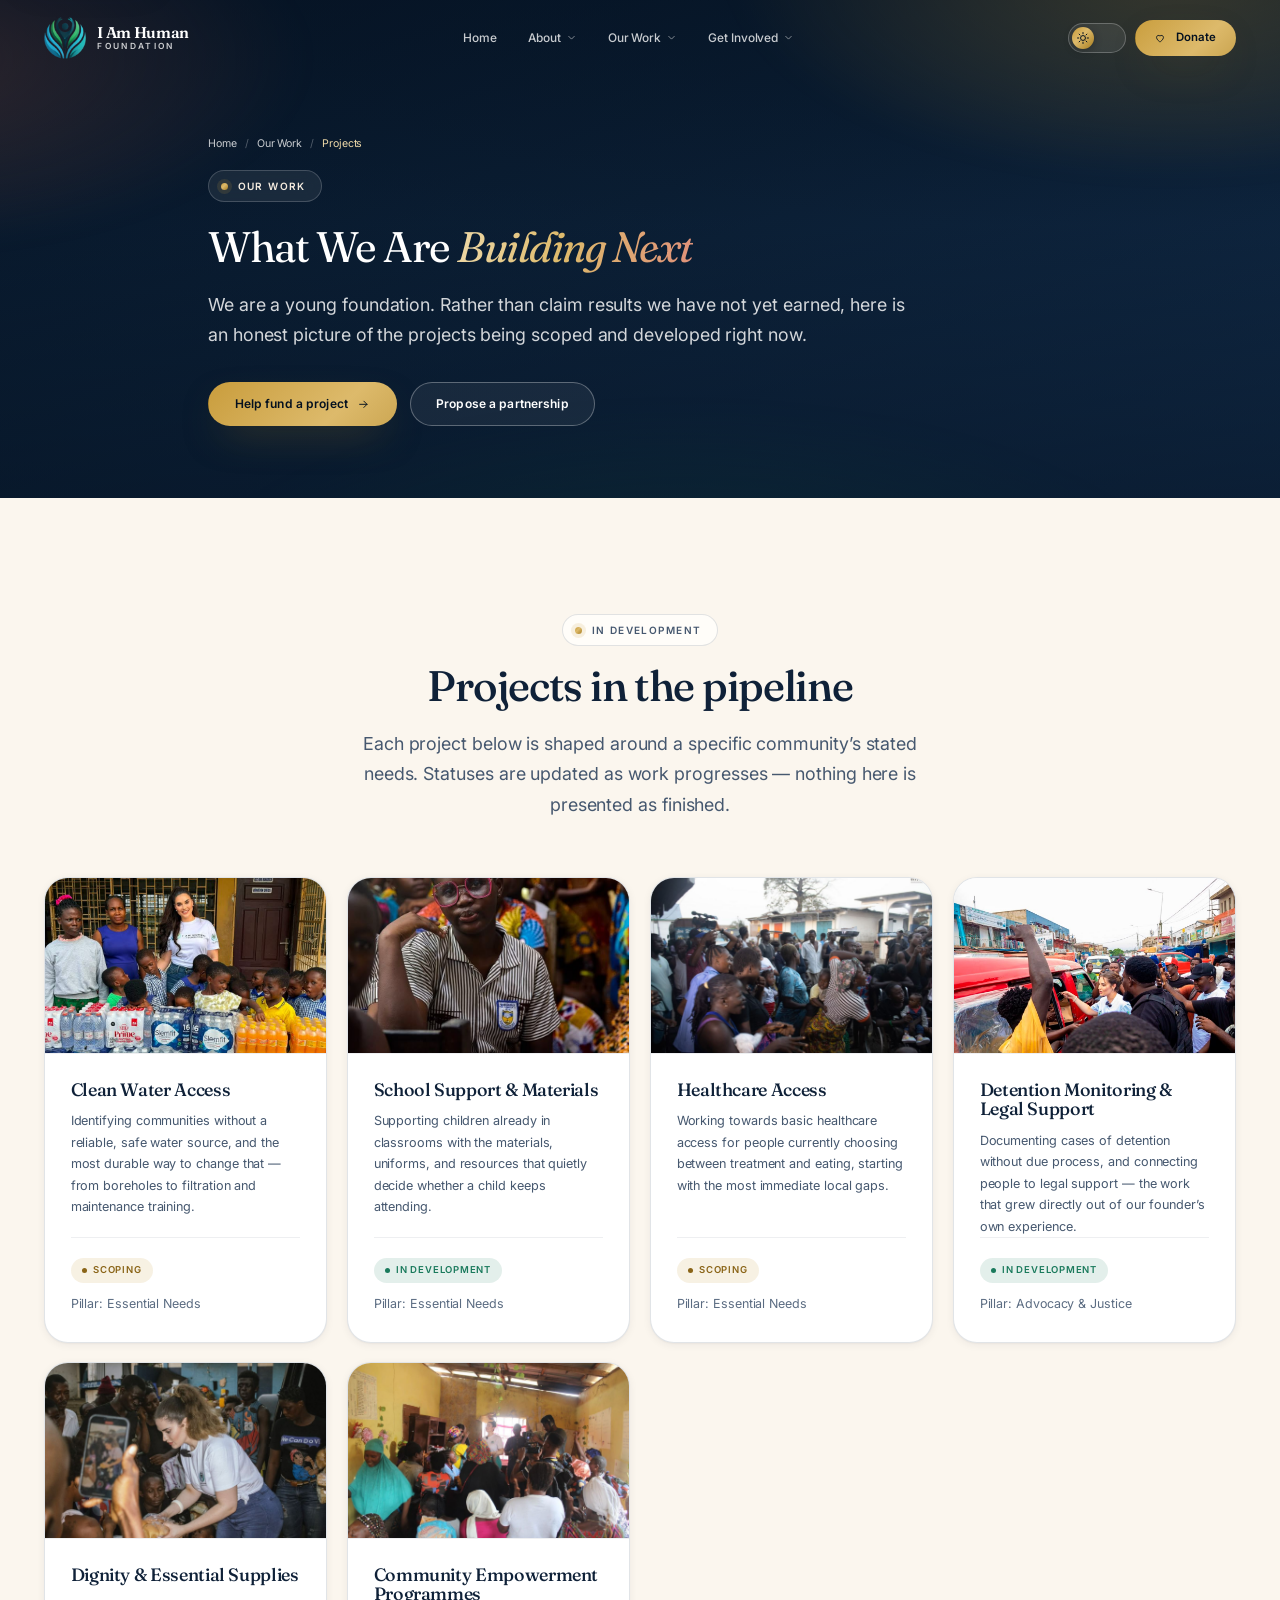
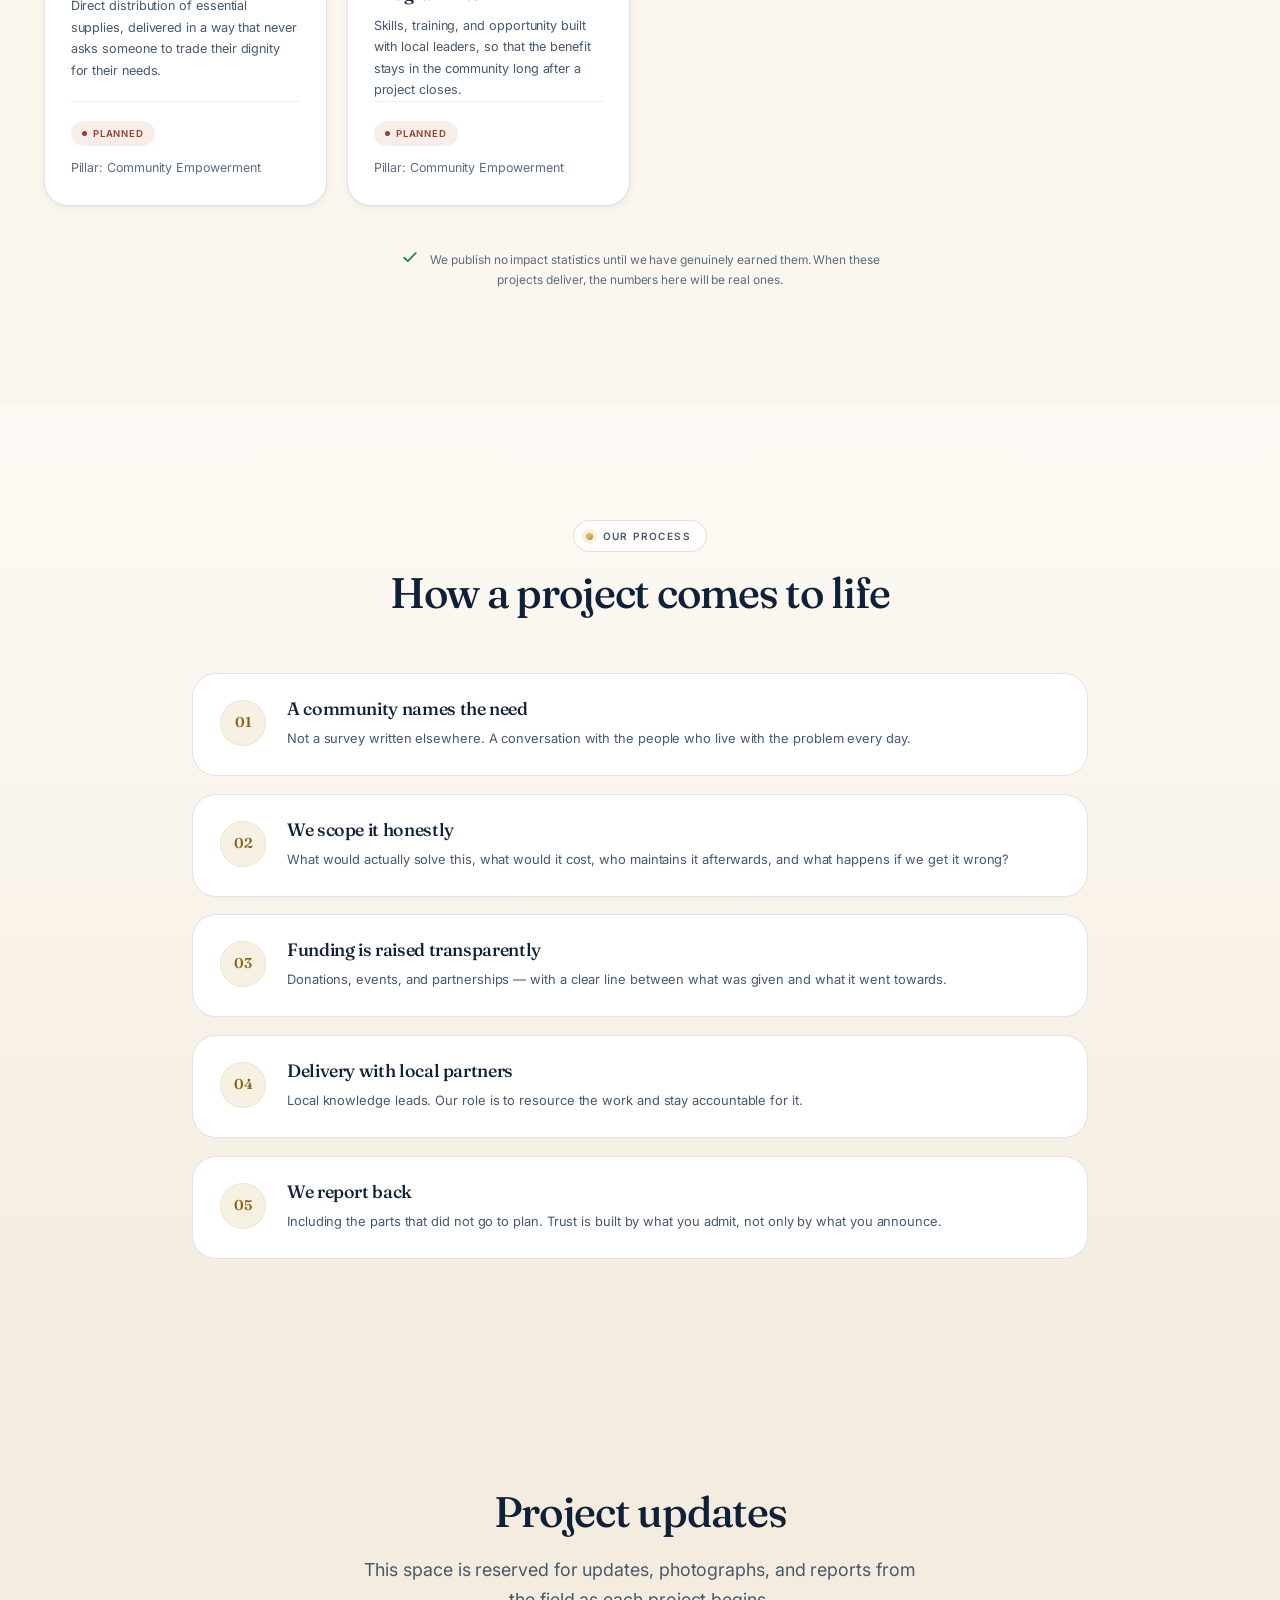
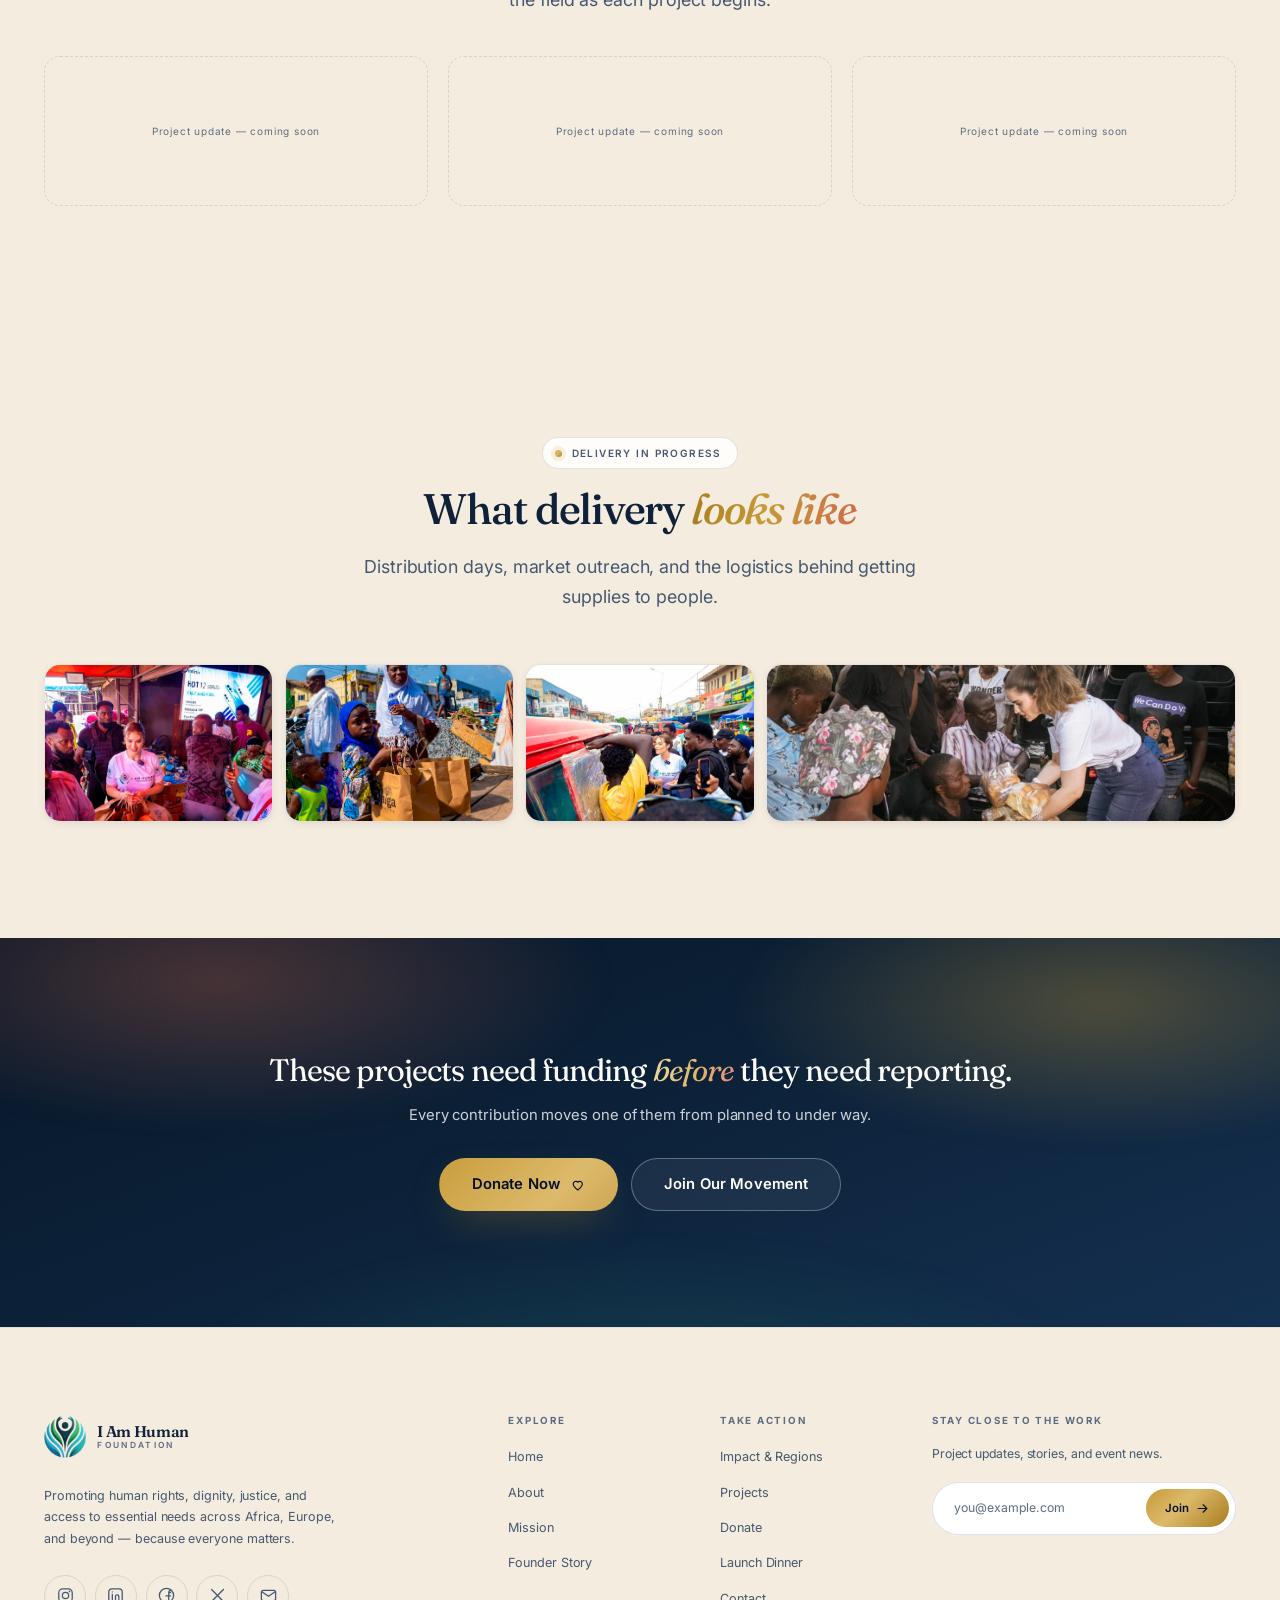
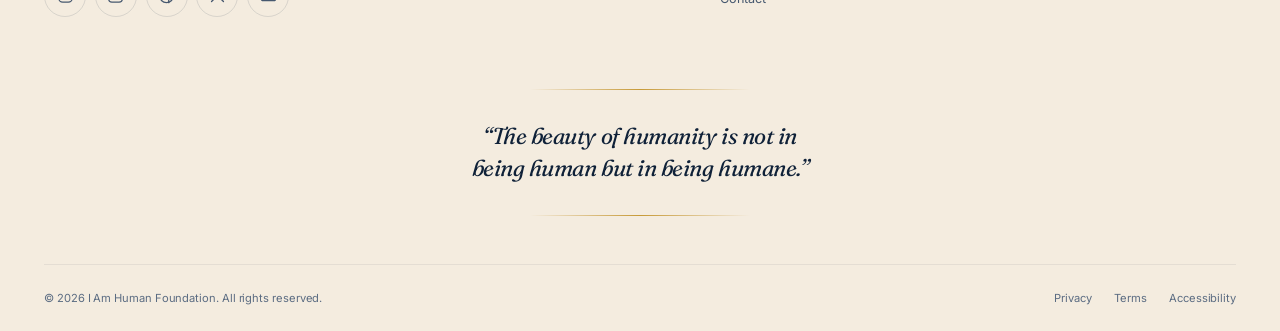
<file: projects.html>
<!DOCTYPE html>
<html lang="en" data-theme="light">
<head>
<meta charset="utf-8">
<meta name="viewport" content="width=device-width, initial-scale=1, viewport-fit=cover">
<title>Projects — I Am Human Foundation</title>
<meta name="description" content="The projects I Am Human Foundation is scoping and developing across clean water, education, healthcare, and legal advocacy.">
<meta name="theme-color" content="#FBF7F0" media="(prefers-color-scheme: light)">
<meta name="theme-color" content="#06101E" media="(prefers-color-scheme: dark)">

<meta property="og:type" content="website">
<meta property="og:title" content="Projects — I Am Human Foundation">
<meta property="og:description" content="The projects I Am Human Foundation is scoping and developing across clean water, education, healthcare, and legal advocacy.">
<meta property="og:image" content="assets/logo-emblem.png">

<link rel="icon" href="assets/logo-emblem.png" type="image/png" sizes="any">
<link rel="apple-touch-icon" href="assets/logo-emblem.png">

<link rel="preconnect" href="https://fonts.googleapis.com">
<link rel="preconnect" href="https://fonts.gstatic.com" crossorigin>
<link rel="stylesheet" href="https://fonts.googleapis.com/css2?family=Fraunces:opsz,wght@9..144,300;9..144,400;9..144,500;9..144,600;9..144,700&family=Inter:wght@300;400;500;600;700&display=swap">
<link rel="stylesheet" href="styles.css">

<!-- Set theme before paint to avoid a flash of the wrong palette -->
<script>
(function () {
  try {
    var stored = localStorage.getItem('iah-theme');
    var system = matchMedia('(prefers-color-scheme: dark)').matches ? 'dark' : 'light';
    document.documentElement.setAttribute('data-theme', stored || system);
  } catch (e) {}
})();
</script>
</head>

<body data-page="projects">
<a class="skip-link" href="#main">Skip to main content</a>

<!-- ============ ICON + ART SPRITE (identical on every page) ============ -->
<svg class="sprite" aria-hidden="true" focusable="false" xmlns="http://www.w3.org/2000/svg">
  <defs>
    <symbol id="i-arrow" viewBox="0 0 24 24"><path d="M5 12h14M13 6l6 6-6 6" fill="none" stroke="currentColor" stroke-width="1.8" stroke-linecap="round" stroke-linejoin="round"/></symbol>
    <symbol id="i-caret" viewBox="0 0 24 24"><path d="m6 9.5 6 6 6-6" fill="none" stroke="currentColor" stroke-width="2" stroke-linecap="round" stroke-linejoin="round"/></symbol>
    <symbol id="i-external" viewBox="0 0 24 24"><path d="M14 4h6v6M20 4l-8.5 8.5" fill="none" stroke="currentColor" stroke-width="1.7" stroke-linecap="round" stroke-linejoin="round"/><path d="M18 14.5V19a1.5 1.5 0 0 1-1.5 1.5h-11A1.5 1.5 0 0 1 4 19V8a1.5 1.5 0 0 1 1.5-1.5H10" fill="none" stroke="currentColor" stroke-width="1.7" stroke-linecap="round"/></symbol>
    <symbol id="i-heart" viewBox="0 0 24 24"><path d="M12 20s-7-4.6-7-9.4A4.1 4.1 0 0 1 12 8a4.1 4.1 0 0 1 7 2.6C19 15.4 12 20 12 20Z" fill="none" stroke="currentColor" stroke-width="1.7" stroke-linejoin="round"/></symbol>
    <symbol id="i-calendar" viewBox="0 0 24 24"><rect x="3.5" y="5" width="17" height="15.5" rx="2.5" fill="none" stroke="currentColor" stroke-width="1.6"/><path d="M3.5 9.8h17M8.5 3v4M15.5 3v4" fill="none" stroke="currentColor" stroke-width="1.6" stroke-linecap="round"/></symbol>
    <symbol id="i-dinner" viewBox="0 0 24 24"><path d="M4 4v6a2.5 2.5 0 0 0 5 0V4M6.5 12.5V21M19 4c-1.6 1-2.4 2.7-2.4 5s.6 3 1.6 3.4V21" fill="none" stroke="currentColor" stroke-width="1.6" stroke-linecap="round" stroke-linejoin="round"/></symbol>
    <symbol id="i-music" viewBox="0 0 24 24"><path d="M9 18V6l10-2v12" fill="none" stroke="currentColor" stroke-width="1.6" stroke-linejoin="round"/><circle cx="6.5" cy="18" r="2.5" fill="none" stroke="currentColor" stroke-width="1.6"/><circle cx="16.5" cy="16" r="2.5" fill="none" stroke="currentColor" stroke-width="1.6"/></symbol>
    <symbol id="i-hands" viewBox="0 0 24 24"><path d="M12 21s-6-3.2-6-8V7.5L12 5l6 2.5V13c0 4.8-6 8-6 8Z" fill="none" stroke="currentColor" stroke-width="1.6" stroke-linejoin="round"/><path d="M9.5 12.3 11.4 14l3.3-3.4" fill="none" stroke="currentColor" stroke-width="1.6" stroke-linecap="round" stroke-linejoin="round"/></symbol>
    <symbol id="i-scales" viewBox="0 0 24 24"><path d="M12 4v16M6 20h12M4 9h6M14 9h6M7 9l-3 5.2a3.2 3.2 0 0 0 6 0Zm10 0-3 5.2a3.2 3.2 0 0 0 6 0Z" fill="none" stroke="currentColor" stroke-width="1.5" stroke-linecap="round" stroke-linejoin="round"/><circle cx="12" cy="4.6" r="1.6" fill="none" stroke="currentColor" stroke-width="1.5"/></symbol>
    <symbol id="i-drop" viewBox="0 0 24 24"><path d="M12 3.5c3.4 4 6 6.9 6 10a6 6 0 0 1-12 0c0-3.1 2.6-6 6-10Z" fill="none" stroke="currentColor" stroke-width="1.6" stroke-linejoin="round"/><path d="M9 14a3 3 0 0 0 3 3" fill="none" stroke="currentColor" stroke-width="1.6" stroke-linecap="round"/></symbol>
    <symbol id="i-people" viewBox="0 0 24 24"><circle cx="9" cy="8" r="3.2" fill="none" stroke="currentColor" stroke-width="1.6"/><path d="M3 20a6 6 0 0 1 12 0" fill="none" stroke="currentColor" stroke-width="1.6" stroke-linecap="round"/><path d="M16 5.4a3.2 3.2 0 0 1 0 5.2M17.5 14.6A5.6 5.6 0 0 1 21 20" fill="none" stroke="currentColor" stroke-width="1.6" stroke-linecap="round"/></symbol>
    <symbol id="i-compass" viewBox="0 0 24 24"><circle cx="12" cy="12" r="8.6" fill="none" stroke="currentColor" stroke-width="1.6"/><path d="m15.2 8.8-1.8 4.6-4.6 1.8 1.8-4.6Z" fill="none" stroke="currentColor" stroke-width="1.6" stroke-linejoin="round"/></symbol>
    <symbol id="i-bank" viewBox="0 0 24 24"><path d="M3.5 9.5 12 4.5l8.5 5M5 9.5v8M9.5 9.5v8M14.5 9.5v8M19 9.5v8M3 20.5h18" fill="none" stroke="currentColor" stroke-width="1.6" stroke-linecap="round" stroke-linejoin="round"/></symbol>
    <symbol id="i-ticket" viewBox="0 0 24 24"><path d="M3 8.5A2 2 0 0 1 5 6.5h14a2 2 0 0 1 2 2V10a2 2 0 0 0 0 4v1.5a2 2 0 0 1-2 2H5a2 2 0 0 1-2-2V14a2 2 0 0 0 0-4Z" fill="none" stroke="currentColor" stroke-width="1.6" stroke-linejoin="round"/><path d="M14 7v10" fill="none" stroke="currentColor" stroke-width="1.6" stroke-dasharray="2 2.6"/></symbol>
    <symbol id="i-globe" viewBox="0 0 24 24"><circle cx="12" cy="12" r="8.6" fill="none" stroke="currentColor" stroke-width="1.6"/><path d="M3.4 12h17.2M12 3.4c2.4 2.4 3.6 5.3 3.6 8.6S14.4 18.2 12 20.6c-2.4-2.4-3.6-5.3-3.6-8.6S9.6 5.8 12 3.4Z" fill="none" stroke="currentColor" stroke-width="1.6"/></symbol>
    <symbol id="i-copy" viewBox="0 0 24 24"><rect x="9" y="9" width="11" height="11" rx="2.2" fill="none" stroke="currentColor" stroke-width="1.6"/><path d="M15 6.2A2.2 2.2 0 0 0 12.8 4H6.2A2.2 2.2 0 0 0 4 6.2v6.6A2.2 2.2 0 0 0 6.2 15" fill="none" stroke="currentColor" stroke-width="1.6" stroke-linecap="round"/></symbol>
    <symbol id="i-check" viewBox="0 0 24 24"><path d="m5 12.8 4.4 4.2L19 7.2" fill="none" stroke="currentColor" stroke-width="2" stroke-linecap="round" stroke-linejoin="round"/></symbol>
    <symbol id="i-sun" viewBox="0 0 24 24"><circle cx="12" cy="12" r="4.2" fill="none" stroke="currentColor" stroke-width="1.7"/><path d="M12 2.6v2.2M12 19.2v2.2M2.6 12h2.2M19.2 12h2.2M5.3 5.3l1.6 1.6M17.1 17.1l1.6 1.6M18.7 5.3l-1.6 1.6M6.9 17.1l-1.6 1.6" fill="none" stroke="currentColor" stroke-width="1.7" stroke-linecap="round"/></symbol>
    <symbol id="i-moon" viewBox="0 0 24 24"><path d="M20 14.2A8.4 8.4 0 0 1 9.8 4a8.4 8.4 0 1 0 10.2 10.2Z" fill="none" stroke="currentColor" stroke-width="1.7" stroke-linejoin="round"/></symbol>
    <symbol id="i-instagram" viewBox="0 0 24 24"><rect x="3.5" y="3.5" width="17" height="17" rx="5" fill="none" stroke="currentColor" stroke-width="1.6"/><circle cx="12" cy="12" r="4" fill="none" stroke="currentColor" stroke-width="1.6"/><circle cx="17.1" cy="6.9" r="1.1" fill="currentColor"/></symbol>
    <symbol id="i-linkedin" viewBox="0 0 24 24"><rect x="3.5" y="3.5" width="17" height="17" rx="4" fill="none" stroke="currentColor" stroke-width="1.6"/><path d="M8 10.5V17M8 7.4v.1M12 17v-3.6a2.1 2.1 0 0 1 4.2 0V17" fill="none" stroke="currentColor" stroke-width="1.6" stroke-linecap="round"/></symbol>
    <symbol id="i-facebook" viewBox="0 0 24 24"><path d="M14.8 8.4h2.4M14.8 21V8.6a3 3 0 0 1 3-3h.6M11.4 12.6h5.6" fill="none" stroke="currentColor" stroke-width="1.6" stroke-linecap="round"/><circle cx="12" cy="12" r="9" fill="none" stroke="currentColor" stroke-width="1.6"/></symbol>
    <symbol id="i-x" viewBox="0 0 24 24"><path d="M4.5 4.5 19.5 19.5M19.5 4.5 4.5 19.5" fill="none" stroke="currentColor" stroke-width="1.7" stroke-linecap="round"/></symbol>
    <symbol id="i-mail" viewBox="0 0 24 24"><rect x="3" y="5.5" width="18" height="13" rx="2.5" fill="none" stroke="currentColor" stroke-width="1.6"/><path d="m4 7.5 8 5.5 8-5.5" fill="none" stroke="currentColor" stroke-width="1.6" stroke-linecap="round" stroke-linejoin="round"/></symbol>
    <symbol id="i-menu" viewBox="0 0 24 24"><path d="M4 7h16M4 12h16M4 17h16" fill="none" stroke="currentColor" stroke-width="1.8" stroke-linecap="round"/></symbol>
    <symbol id="i-close" viewBox="0 0 24 24"><path d="M6 6l12 12M18 6 6 18" fill="none" stroke="currentColor" stroke-width="1.8" stroke-linecap="round"/></symbol>
    <symbol id="i-quote" viewBox="0 0 24 24"><path d="M10 6c-3.3 1.4-5 3.9-5 7.5V19h6v-6H7.6c.2-2.2 1.1-3.7 2.9-4.6Zm10 0c-3.3 1.4-5 3.9-5 7.5V19h6v-6h-3.4c.2-2.2 1.1-3.7 2.9-4.6Z" fill="currentColor"/></symbol>
    <symbol id="i-pin" viewBox="0 0 24 24"><path d="M12 21s7-5.6 7-11a7 7 0 1 0-14 0c0 5.4 7 11 7 11Z" fill="none" stroke="currentColor" stroke-width="1.6" stroke-linejoin="round"/><circle cx="12" cy="10" r="2.6" fill="none" stroke="currentColor" stroke-width="1.6"/></symbol>
    <symbol id="i-clock" viewBox="0 0 24 24"><circle cx="12" cy="12" r="8.6" fill="none" stroke="currentColor" stroke-width="1.6"/><path d="M12 7.2V12l3.2 2" fill="none" stroke="currentColor" stroke-width="1.6" stroke-linecap="round" stroke-linejoin="round"/></symbol>
    <symbol id="i-health" viewBox="0 0 24 24"><rect x="3.5" y="6" width="17" height="14" rx="3" fill="none" stroke="currentColor" stroke-width="1.6"/><path d="M9 6V4.5A1.5 1.5 0 0 1 10.5 3h3A1.5 1.5 0 0 1 15 4.5V6M12 10.4v5.4M9.3 13.1h5.4" fill="none" stroke="currentColor" stroke-width="1.6" stroke-linecap="round"/></symbol>
    <symbol id="i-book" viewBox="0 0 24 24"><path d="M4 5.5A1.5 1.5 0 0 1 5.5 4H10a2.5 2.5 0 0 1 2 1 2.5 2.5 0 0 1 2-1h4.5A1.5 1.5 0 0 1 20 5.5v12a1.5 1.5 0 0 1-1.5 1.5H14a2.5 2.5 0 0 0-2 1 2.5 2.5 0 0 0-2-1H5.5A1.5 1.5 0 0 1 4 17.5Z" fill="none" stroke="currentColor" stroke-width="1.6" stroke-linejoin="round"/><path d="M12 5v15" fill="none" stroke="currentColor" stroke-width="1.6"/></symbol>
    <symbol id="i-sparkle" viewBox="0 0 24 24"><path d="M12 3.5 13.9 9l5.6 1.9-5.6 1.9L12 18.4 10.1 12.8 4.5 10.9 10.1 9Z" fill="none" stroke="currentColor" stroke-width="1.5" stroke-linejoin="round"/><path d="M18.5 16.5 19.3 19l2.2.8-2.2.8-.8 2.4" fill="none" stroke="currentColor" stroke-width="1.4" stroke-linejoin="round"/></symbol>
    <symbol id="i-megaphone" viewBox="0 0 24 24"><path d="M4 10.5v3a1.5 1.5 0 0 0 1.5 1.5H8l6 4V5l-6 4H5.5A1.5 1.5 0 0 0 4 10.5Z" fill="none" stroke="currentColor" stroke-width="1.6" stroke-linejoin="round"/><path d="M17.5 9.2a4 4 0 0 1 0 5.6M8 15v4.5" fill="none" stroke="currentColor" stroke-width="1.6" stroke-linecap="round"/></symbol>

    <symbol id="art-figures" viewBox="0 0 400 300" preserveAspectRatio="xMidYMid slice">
      <g fill="currentColor">
        <circle cx="96" cy="150" r="26" opacity=".55"/><path d="M50 300c0-27 21-48 46-48s46 21 46 48Z" opacity=".55"/>
        <circle cx="200" cy="128" r="34" opacity=".8"/><path d="M141 300c0-34 27-61 59-61s59 27 59 61Z" opacity=".8"/>
        <circle cx="306" cy="156" r="24" opacity=".45"/><path d="M262 300c0-25 20-45 44-45s44 20 44 45Z" opacity=".45"/>
      </g>
    </symbol>
    <symbol id="art-water" viewBox="0 0 400 300" preserveAspectRatio="xMidYMid slice">
      <g fill="none" stroke="currentColor" stroke-width="10" stroke-linecap="round" opacity=".6">
        <path d="M-20 210c40-26 80-26 120 0s80 26 120 0 80-26 120 0"/>
        <path d="M-20 250c40-26 80-26 120 0s80 26 120 0 80-26 120 0" opacity=".6"/>
      </g>
      <path d="M200 60c30 40 48 62 48 84a48 48 0 1 1-96 0c0-22 18-44 48-84Z" fill="currentColor" opacity=".75"/>
    </symbol>
    <symbol id="art-learn" viewBox="0 0 400 300" preserveAspectRatio="xMidYMid slice">
      <g fill="currentColor" opacity=".7"><path d="M200 70 340 128 200 186 60 128Z"/></g>
      <g fill="none" stroke="currentColor" stroke-width="10" stroke-linecap="round" opacity=".55">
        <path d="M100 148v56c0 22 45 40 100 40s100-18 100-40v-56"/><path d="M330 140v70"/>
      </g>
    </symbol>
    <symbol id="art-justice" viewBox="0 0 400 300" preserveAspectRatio="xMidYMid slice">
      <g fill="none" stroke="currentColor" stroke-width="11" stroke-linecap="round" stroke-linejoin="round" opacity=".7">
        <path d="M200 54v206M120 260h160M104 108h192"/>
        <path d="m104 108-38 74a44 44 0 0 0 76 0Zm192 0-38 74a44 44 0 0 0 76 0Z"/>
      </g>
    </symbol>
    <symbol id="art-portrait" viewBox="0 0 400 520" preserveAspectRatio="xMidYMid slice">
      <g fill="currentColor"><circle cx="200" cy="196" r="86" opacity=".8"/><path d="M56 520c0-79 64-143 144-143s144 64 144 143Z" opacity=".8"/></g>
    </symbol>
  </defs>
</svg>

<div class="scroll-progress" aria-hidden="true"><span class="scroll-progress__bar" id="scrollBar"></span></div>
<!-- ============ HEADER (identical on every page) ============ -->
<header class="site-header" id="siteHeader">
  <div class="shell site-header__inner">
    <a class="brand" href="index.html" aria-label="I Am Human Foundation — home">
      <img class="brand__mark" src="assets/logo-emblem.png" alt="" width="128" height="128" decoding="async">
      <span class="brand__text">
        <span class="brand__name">I Am Human</span>
        <span class="brand__sub">Foundation</span>
      </span>
    </a>

    <nav class="nav" id="primaryNav" aria-label="Primary">
      <ul class="nav__list">
        <li class="nav__item">
          <a class="nav__link" href="index.html" data-nav="home">Home</a>
        </li>

        <li class="nav__item nav__item--has-menu">
          <a class="nav__link" href="about.html" data-nav="about">
            About
            <svg class="nav__caret" aria-hidden="true"><use href="#i-caret"/></svg>
          </a>
          <div class="submenu">
            <ul class="submenu__list">
              <li><a href="about.html" data-nav-page="about">
                <span class="submenu__ico"><svg aria-hidden="true"><use href="#i-people"/></svg></span>
                <span class="submenu__txt"><strong>Who We Are</strong><span>Our purpose, values and beliefs</span></span>
              </a></li>
              <li><a href="mission.html" data-nav-page="mission">
                <span class="submenu__ico"><svg aria-hidden="true"><use href="#i-compass"/></svg></span>
                <span class="submenu__txt"><strong>Our Mission</strong><span>The four pillars of our work</span></span>
              </a></li>
              <li><a href="founder.html" data-nav-page="founder">
                <span class="submenu__ico"><svg aria-hidden="true"><use href="#i-quote"/></svg></span>
                <span class="submenu__txt"><strong>Founder Story</strong><span>Shalimar Abbiusi, a voice for justice</span></span>
              </a></li>
            </ul>
          </div>
        </li>

        <li class="nav__item nav__item--has-menu">
          <a class="nav__link" href="impact.html" data-nav="work">
            Our Work
            <svg class="nav__caret" aria-hidden="true"><use href="#i-caret"/></svg>
          </a>
          <div class="submenu">
            <ul class="submenu__list">
              <li><a href="impact.html" data-nav-page="impact">
                <span class="submenu__ico"><svg aria-hidden="true"><use href="#i-globe"/></svg></span>
                <span class="submenu__txt"><strong>Impact &amp; Regions</strong><span>Africa, Europe and global advocacy</span></span>
              </a></li>
              <li><a href="projects.html" data-nav-page="projects">
                <span class="submenu__ico"><svg aria-hidden="true"><use href="#i-sparkle"/></svg></span>
                <span class="submenu__txt"><strong>Projects</strong><span>What we are building next</span></span>
              </a></li>
            </ul>
          </div>
        </li>

        <li class="nav__item nav__item--has-menu">
          <a class="nav__link" href="donate.html" data-nav="involved">
            Get Involved
            <svg class="nav__caret" aria-hidden="true"><use href="#i-caret"/></svg>
          </a>
          <div class="submenu">
            <ul class="submenu__list">
              <li><a href="donate.html" data-nav-page="donate">
                <span class="submenu__ico"><svg aria-hidden="true"><use href="#i-heart"/></svg></span>
                <span class="submenu__txt"><strong>Donate</strong><span>Bank transfer, GoFundMe or tickets</span></span>
              </a></li>
              <li><a href="launch-dinner.html" data-nav-page="launch">
                <span class="submenu__ico"><svg aria-hidden="true"><use href="#i-dinner"/></svg></span>
                <span class="submenu__txt"><strong>Launch Dinner</strong><span>Our official launch event</span></span>
              </a></li>
              <li><a href="contact.html" data-nav-page="contact">
                <span class="submenu__ico"><svg aria-hidden="true"><use href="#i-mail"/></svg></span>
                <span class="submenu__txt"><strong>Contact</strong><span>Partner, volunteer or say hello</span></span>
              </a></li>
            </ul>
          </div>
        </li>
      </ul>
    </nav>

    <div class="site-header__actions">
      <button class="theme-toggle" id="themeToggle" type="button" aria-label="Switch to dark theme" aria-pressed="false" title="Toggle theme">
        <span class="theme-toggle__track" aria-hidden="true">
          <span class="theme-toggle__thumb">
            <svg class="theme-toggle__icon theme-toggle__icon--sun"><use href="#i-sun"/></svg>
            <svg class="theme-toggle__icon theme-toggle__icon--moon"><use href="#i-moon"/></svg>
          </span>
        </span>
      </button>

      <a class="btn btn--gold btn--sm site-header__cta" href="donate.html">
        <svg class="btn__icon" aria-hidden="true"><use href="#i-heart"/></svg>
        Donate
      </a>

      <button class="menu-btn" id="menuBtn" type="button" aria-expanded="false" aria-controls="mobileMenu" aria-label="Open menu">
        <svg class="menu-btn__icon menu-btn__icon--open" aria-hidden="true"><use href="#i-menu"/></svg>
        <svg class="menu-btn__icon menu-btn__icon--close" aria-hidden="true"><use href="#i-close"/></svg>
      </button>
    </div>
  </div>
</header>

<!-- ============ MOBILE MENU (identical on every page) ============ -->
<div class="mobile-menu" id="mobileMenu" hidden>
  <nav class="mobile-menu__inner" aria-label="Mobile">
    <ul class="mobile-menu__list">
      <li><a href="index.html" data-nav-page="home"><span class="m-num">01</span>Home</a></li>
      <li>
        <a href="about.html" data-nav-page="about"><span class="m-num">02</span>About</a>
        <div class="mobile-menu__sub">
          <a href="about.html">Who We Are</a>
          <a href="mission.html">Our Mission</a>
          <a href="founder.html">Founder Story</a>
        </div>
      </li>
      <li>
        <a href="impact.html" data-nav-page="impact"><span class="m-num">03</span>Our Work</a>
        <div class="mobile-menu__sub">
          <a href="impact.html">Impact &amp; Regions</a>
          <a href="projects.html">Projects</a>
        </div>
      </li>
      <li>
        <a href="donate.html" data-nav-page="donate"><span class="m-num">04</span>Get Involved</a>
        <div class="mobile-menu__sub">
          <a href="donate.html">Donate</a>
          <a href="launch-dinner.html">Launch Dinner</a>
          <a href="contact.html">Contact</a>
        </div>
      </li>
    </ul>
    <div class="mobile-menu__foot">
      <a class="btn btn--gold btn--block" href="donate.html">Support Our Mission</a>
      <p class="mobile-menu__quote">“The beauty of humanity is not in being human, but in being humane.”</p>
    </div>
  </nav>
</div>

<main id="main">
  <section class="page-hero">
    <div class="page-hero__bg" aria-hidden="true"></div>
    <div class="shell page-hero__inner">
      <nav aria-label="Breadcrumb">
        <ol class="breadcrumb">
          <li><a href="index.html">Home</a></li>
          <li><a href="impact.html">Our Work</a></li>
          <li><span aria-current="page">Projects</span></li>
        </ol>
      </nav>
      <p class="eyebrow eyebrow--light reveal" data-reveal><span class="eyebrow__dot" aria-hidden="true"></span> Our work</p>
      <h1 class="page-hero__title reveal" data-reveal data-reveal-delay="1">What We Are <em>Building Next</em></h1>
      <p class="page-hero__lede reveal" data-reveal data-reveal-delay="2">We are a young foundation. Rather than claim results we have not yet earned, here is an honest picture of the projects being scoped and developed right now.</p>
      <div class="page-hero__actions reveal" data-reveal data-reveal-delay="3">
        <a class="btn btn--gold" href="donate.html">Help fund a project <svg class="btn__icon btn__icon--end" aria-hidden="true"><use href="#i-arrow"/></svg></a>
        <a class="btn btn--ghost-light" href="contact.html">Propose a partnership</a>
      </div>
    </div>
  </section>

  <section class="section">
    <div class="shell">
      <header class="section-head section-head--center">
        <p class="eyebrow reveal" data-reveal><span class="eyebrow__dot" aria-hidden="true"></span> In development</p>
        <h2 class="h2 reveal" data-reveal data-reveal-delay="1">Projects in the pipeline</h2>
        <p class="section-head__lede reveal" data-reveal data-reveal-delay="2">
          Each project below is shaped around a specific community’s stated needs. Statuses are updated as work progresses — nothing here is presented as finished.
        </p>
      </header>
      <ul class="grid-cards" style="margin-top: clamp(2.5rem, 5vw, 3.5rem)">
        <li class="card card--photo reveal" data-reveal>
          <div class="card__media"><img src="assets/photos/p04.jpg" alt="Donated supplies stacked outside a school building with pupils and volunteers behind them" width="810" height="1080" loading="lazy" decoding="async"></div>
          <div class="card__body">
          <span class="card__icon"><svg aria-hidden="true"><use href="#i-drop"/></svg></span>
          <h3 class="card__title">Clean Water Access</h3>
          <p class="card__text">Identifying communities without a reliable, safe water source, and the most durable way to change that — from boreholes to filtration and maintenance training.</p>
          <div class="card__foot">
            <span class="tag tag--gold">Scoping</span>
            <p style="margin-top:.7rem;font-size:.78rem;color:var(--text-3)">Pillar: Essential Needs</p>
          </div>
        </div>
        </li>
        <li class="card card--photo reveal" data-reveal>
          <div class="card__media"><img src="assets/photos/p08.jpg" alt="A schoolgirl seated among classmates during a community meeting" width="720" height="1080" loading="lazy" decoding="async"></div>
          <div class="card__body">
          <span class="card__icon"><svg aria-hidden="true"><use href="#i-book"/></svg></span>
          <h3 class="card__title">School Support &amp; Materials</h3>
          <p class="card__text">Supporting children already in classrooms with the materials, uniforms, and resources that quietly decide whether a child keeps attending.</p>
          <div class="card__foot">
            <span class="tag tag--emerald">In development</span>
            <p style="margin-top:.7rem;font-size:.78rem;color:var(--text-3)">Pillar: Essential Needs</p>
          </div>
        </div>
        </li>
        <li class="card card--photo reveal" data-reveal>
          <div class="card__media"><img src="assets/photos/p65.jpg" alt="A street gathering during an outreach, including a person using a wheelchair" width="1200" height="799" loading="lazy" decoding="async"></div>
          <div class="card__body">
          <span class="card__icon"><svg aria-hidden="true"><use href="#i-health"/></svg></span>
          <h3 class="card__title">Healthcare Access</h3>
          <p class="card__text">Working towards basic healthcare access for people currently choosing between treatment and eating, starting with the most immediate local gaps.</p>
          <div class="card__foot">
            <span class="tag tag--gold">Scoping</span>
            <p style="margin-top:.7rem;font-size:.78rem;color:var(--text-3)">Pillar: Essential Needs</p>
          </div>
        </div>
        </li>
        <li class="card card--photo reveal" data-reveal>
          <div class="card__media"><img src="assets/photos/p36.jpg" alt="A crowd on a busy street during a community outreach" width="1080" height="720" loading="lazy" decoding="async"></div>
          <div class="card__body">
          <span class="card__icon"><svg aria-hidden="true"><use href="#i-scales"/></svg></span>
          <h3 class="card__title">Detention Monitoring &amp; Legal Support</h3>
          <p class="card__text">Documenting cases of detention without due process, and connecting people to legal support — the work that grew directly out of our founder’s own experience.</p>
          <div class="card__foot">
            <span class="tag tag--emerald">In development</span>
            <p style="margin-top:.7rem;font-size:.78rem;color:var(--text-3)">Pillar: Advocacy &amp; Justice</p>
          </div>
        </div>
        </li>
        <li class="card card--photo reveal" data-reveal>
          <div class="card__media"><img src="assets/photos/p63.jpg" alt="Supplies being distributed to people seated along a roadside" width="1200" height="799" loading="lazy" decoding="async"></div>
          <div class="card__body">
          <span class="card__icon"><svg aria-hidden="true"><use href="#i-hands"/></svg></span>
          <h3 class="card__title">Dignity &amp; Essential Supplies</h3>
          <p class="card__text">Direct distribution of essential supplies, delivered in a way that never asks someone to trade their dignity for their needs.</p>
          <div class="card__foot">
            <span class="tag tag--terracotta">Planned</span>
            <p style="margin-top:.7rem;font-size:.78rem;color:var(--text-3)">Pillar: Community Empowerment</p>
          </div>
        </div>
        </li>
        <li class="card card--photo reveal" data-reveal>
          <div class="card__media"><img src="assets/photos/p59.jpg" alt="A crowded room of women at a community gathering" width="1200" height="799" loading="lazy" decoding="async"></div>
          <div class="card__body">
          <span class="card__icon"><svg aria-hidden="true"><use href="#i-people"/></svg></span>
          <h3 class="card__title">Community Empowerment Programmes</h3>
          <p class="card__text">Skills, training, and opportunity built with local leaders, so that the benefit stays in the community long after a project closes.</p>
          <div class="card__foot">
            <span class="tag tag--terracotta">Planned</span>
            <p style="margin-top:.7rem;font-size:.78rem;color:var(--text-3)">Pillar: Community Empowerment</p>
          </div>
        </div>
        </li>
      </ul>
      <p class="give-assure reveal" data-reveal style="margin-top:2.5rem">
        <svg aria-hidden="true"><use href="#i-check"/></svg>
        We publish no impact statistics until we have genuinely earned them. When these projects deliver, the numbers here will be real ones.
      </p>
    </div>
  </section>

  <section class="section band">
    <div class="shell">
      <header class="section-head section-head--center">
        <p class="eyebrow reveal" data-reveal><span class="eyebrow__dot" aria-hidden="true"></span> Our process</p>
        <h2 class="h2 reveal" data-reveal data-reveal-delay="1">How a project comes to life</h2>
      </header>
      <div class="steps" style="margin-top: clamp(2.5rem, 5vw, 3.5rem); max-width: 56rem; margin-inline: auto">
        <div class="step reveal" data-reveal data-reveal-delay="1">
          <span class="step__num" aria-hidden="true"></span>
          <div><h3>A community names the need</h3><p>Not a survey written elsewhere. A conversation with the people who live with the problem every day.</p></div>
        </div>
        <div class="step reveal" data-reveal data-reveal-delay="2">
          <span class="step__num" aria-hidden="true"></span>
          <div><h3>We scope it honestly</h3><p>What would actually solve this, what would it cost, who maintains it afterwards, and what happens if we get it wrong?</p></div>
        </div>
        <div class="step reveal" data-reveal data-reveal-delay="3">
          <span class="step__num" aria-hidden="true"></span>
          <div><h3>Funding is raised transparently</h3><p>Donations, events, and partnerships — with a clear line between what was given and what it went towards.</p></div>
        </div>
        <div class="step reveal" data-reveal data-reveal-delay="4">
          <span class="step__num" aria-hidden="true"></span>
          <div><h3>Delivery with local partners</h3><p>Local knowledge leads. Our role is to resource the work and stay accountable for it.</p></div>
        </div>
        <div class="step reveal" data-reveal data-reveal-delay="5">
          <span class="step__num" aria-hidden="true"></span>
          <div><h3>We report back</h3><p>Including the parts that did not go to plan. Trust is built by what you admit, not only by what you announce.</p></div>
        </div>
      </div>
    </div>
  </section>

  <section class="section band--sunk">
    <div class="shell">
      <div class="section-head section-head--center">
        <h2 class="h2 reveal" data-reveal>Project updates</h2>
        <p class="section-head__lede reveal" data-reveal data-reveal-delay="1">
          This space is reserved for updates, photographs, and reports from the field as each project begins.
        </p>
      </div>
      <!-- CMS PLACEHOLDER — project update entries -->
      <ul class="grid-cards" style="margin-top:2.5rem">
        <li class="partners__slot reveal" data-reveal data-reveal-delay="1" style="min-height:150px;border-color:var(--border);color:var(--text-3)"><span>Project update — coming soon</span></li>
        <li class="partners__slot reveal" data-reveal data-reveal-delay="2" style="min-height:150px;border-color:var(--border);color:var(--text-3)"><span>Project update — coming soon</span></li>
        <li class="partners__slot reveal" data-reveal data-reveal-delay="3" style="min-height:150px;border-color:var(--border);color:var(--text-3)"><span>Project update — coming soon</span></li>
      </ul>
    </div>
  </section>

  <section class="section band--sunk">
    <div class="shell">
      <header class="section-head section-head--center">
        <p class="eyebrow reveal" data-reveal><span class="eyebrow__dot" aria-hidden="true"></span> Delivery in progress</p>
        <h2 class="h2 reveal" data-reveal data-reveal-delay="1">What delivery <em>looks like</em></h2>
        <p class="section-head__lede reveal" data-reveal data-reveal-delay="2">Distribution days, market outreach, and the logistics behind getting supplies to people.</p>
      </header>
      <div class="gallery reveal" data-reveal data-reveal-delay="2">
        <figure class="gallery__item">
          <img src="assets/photos/p22.jpg" alt="Shalimar Abbiusi visiting traders inside a busy market" width="1080" height="720" loading="lazy" decoding="async">
          <figcaption>Visiting traders in the market</figcaption>
        </figure>
        <figure class="gallery__item">
          <img src="assets/photos/p27.jpg" alt="Volunteers handing out branded relief bags at a roadside stall" width="922" height="1080" loading="lazy" decoding="async">
          <figcaption>Relief bags handed out at a stall</figcaption>
        </figure>
        <figure class="gallery__item">
          <img src="assets/photos/p31.jpg" alt="A distribution taking place from a vehicle on a busy street" width="1080" height="720" loading="lazy" decoding="async">
          <figcaption>A distribution from the vehicle</figcaption>
        </figure>
        <figure class="gallery__item gallery__item--w2">
          <img src="assets/photos/p66.jpg" alt="Bread being distributed from the back of a vehicle to a waiting crowd" width="1200" height="799" loading="lazy" decoding="async">
          <figcaption>Bread handed out to a waiting crowd</figcaption>
        </figure>
      </div>
    </div>
  </section>

  <section class="section cta-band">
    <div class="cta-band__bg" aria-hidden="true"></div>
    <div class="shell cta-band__inner">
      <h2 class="cta-band__title reveal" data-reveal>These projects need funding <em>before</em> they need reporting.</h2>
      <p class="cta-band__text reveal" data-reveal data-reveal-delay="1">Every contribution moves one of them from planned to under way.</p>
      <div class="cta-band__actions reveal" data-reveal data-reveal-delay="2">
        <a class="btn btn--gold btn--lg" href="donate.html">
          Donate Now
          <svg class="btn__icon btn__icon--end" aria-hidden="true"><use href="#i-heart"/></svg>
        </a>
        <a class="btn btn--ghost-light btn--lg" href="contact.html">Join Our Movement</a>
      </div>
    </div>
  </section>
</main>

<!-- ============ FOOTER (identical on every page) ============ -->
<footer class="footer" id="contact-footer">
  <div class="shell footer__grid">
    <div class="footer__brand">
      <a class="brand brand--footer" href="index.html" aria-label="I Am Human Foundation — home">
        <img class="brand__mark" src="assets/logo-emblem.png" alt="" width="128" height="128" loading="lazy" decoding="async">
        <span class="brand__text">
          <span class="brand__name">I Am Human</span>
          <span class="brand__sub">Foundation</span>
        </span>
      </a>
      <p class="footer__mission">
        Promoting human rights, dignity, justice, and access to essential needs across Africa,
        Europe, and beyond — because everyone matters.
      </p>
      <ul class="socials" aria-label="Social media">
        <li><a href="#" aria-label="I Am Human Foundation on Instagram"><svg aria-hidden="true"><use href="#i-instagram"/></svg></a></li>
        <li><a href="#" aria-label="I Am Human Foundation on LinkedIn"><svg aria-hidden="true"><use href="#i-linkedin"/></svg></a></li>
        <li><a href="#" aria-label="I Am Human Foundation on Facebook"><svg aria-hidden="true"><use href="#i-facebook"/></svg></a></li>
        <li><a href="#" aria-label="I Am Human Foundation on X"><svg aria-hidden="true"><use href="#i-x"/></svg></a></li>
        <li><a href="mailto:info@iamhumanfdn.org" aria-label="Email I Am Human Foundation"><svg aria-hidden="true"><use href="#i-mail"/></svg></a></li>
      </ul>
    </div>

    <nav class="footer__nav" aria-label="Footer">
      <div class="footer__col">
        <h2 class="footer__heading">Explore</h2>
        <ul>
          <li><a href="index.html">Home</a></li>
          <li><a href="about.html">About</a></li>
          <li><a href="mission.html">Mission</a></li>
          <li><a href="founder.html">Founder Story</a></li>
        </ul>
      </div>
      <div class="footer__col">
        <h2 class="footer__heading">Take action</h2>
        <ul>
          <li><a href="impact.html">Impact &amp; Regions</a></li>
          <li><a href="projects.html">Projects</a></li>
          <li><a href="donate.html">Donate</a></li>
          <li><a href="launch-dinner.html">Launch Dinner</a></li>
          <li><a href="contact.html">Contact</a></li>
        </ul>
      </div>
      <div class="footer__col footer__col--wide">
        <h2 class="footer__heading">Stay close to the work</h2>
        <p class="footer__note">Project updates, stories, and event news. <!-- CMS: connect to newsletter provider --></p>
        <form class="subscribe" action="#" method="post" novalidate>
          <label class="sr-only" for="subEmail">Email address</label>
          <input class="subscribe__input" id="subEmail" name="email" type="email" placeholder="you@example.com" autocomplete="email" required>
          <button class="subscribe__btn" type="submit">
            <span>Join</span>
            <svg aria-hidden="true"><use href="#i-arrow"/></svg>
          </button>
        </form>
        <p class="subscribe__msg" id="subMsg" role="status" aria-live="polite"></p>
      </div>
    </nav>
  </div>

  <p class="footer__quote">“The beauty of humanity is not in being human but in being humane.”</p>

  <div class="shell footer__bar">
    <p>© <span id="year">2024</span> I Am Human Foundation. All rights reserved.</p>
    <ul class="footer__legal">
      <li><a href="#">Privacy</a></li>
      <li><a href="#">Terms</a></li>
      <li><a href="#">Accessibility</a></li>
    </ul>
  </div>
</footer>

<!-- ============ MOBILE FLOATING DONATE CTA ============ -->
<div class="float-cta" id="floatCta">
  <a class="float-cta__btn" href="donate.html">
    <svg aria-hidden="true"><use href="#i-heart"/></svg>
    <span>Donate</span>
  </a>
  <a class="float-cta__btn float-cta__btn--alt" href="https://iamhumanfdn.org/ticket-i-am-human-launch-dinner" target="_blank" rel="noopener noreferrer">
    <svg aria-hidden="true"><use href="#i-ticket"/></svg>
    <span>Tickets</span>
  </a>
</div>

<div class="toast" id="toast" role="status" aria-live="polite"></div>

<script src="script.js"></script>
</body>
</html>
</file>
<file: styles.css>
/* =====================================================================
   I AM HUMAN FOUNDATION
   1. Tokens        5. Layout & type
   2. Reset/base    6. Components
   3. A11y          7. Sections
   4. Motion        8. Responsive
   ===================================================================== */

/* ---------- 1. TOKENS ---------- */
:root {
  /* Brand ramps */
  --navy-950: #04101F;
  --navy-900: #071628;
  --navy-800: #0C2138;
  --navy-700: #143050;
  --navy-600: #1E4470;

  --ivory-50:  #FDFAF5;
  --ivory-100: #FBF6EE;
  --ivory-200: #F4ECDF;
  --ivory-300: #E9DDC9;

  --gold-700: #8A6417;
  --gold-600: #A87D1F;
  --gold-500: #C79A38;
  --gold-400: #DDBA6B;
  --gold-300: #EED9A8;

  --terracotta-700: #93412A;
  --terracotta-600: #B75539;
  --terracotta-500: #CD6B4B;
  --terracotta-400: #E0917A;

  --emerald-700: #135C46;
  --emerald-600: #1A7A5C;
  --emerald-500: #2A9A76;
  --emerald-400: #63BFA1;

  /* Semantic — LIGHT (defined on bare :root) */
  --bg:            var(--ivory-100);
  --bg-2:          var(--ivory-200);
  --surface:       #FFFFFF;
  --surface-2:     #FFFDF9;
  --surface-sunk:  #F7F0E5;
  --text:          #0F2138;
  --text-2:        #46586F;
  --text-3:        #5B6C82;
  --text-invert:   var(--ivory-100);
  --border:        rgba(15, 33, 56, .12);
  --border-2:      rgba(15, 33, 56, .07);
  --accent:        var(--terracotta-700);
  --accent-soft:   rgba(183, 85, 57, .10);
  --gold:          var(--gold-700);
  --gold-soft:     rgba(199, 154, 56, .14);
  --emerald:       var(--emerald-600);
  --emerald-soft:  rgba(26, 122, 92, .12);

  --header-bg:     rgba(251, 246, 238, .72);
  --header-border: rgba(15, 33, 56, .09);

  --shadow-xs: 0 1px 2px rgba(9, 24, 43, .05);
  --shadow-sm: 0 2px 8px rgba(9, 24, 43, .06), 0 1px 2px rgba(9, 24, 43, .04);
  --shadow-md: 0 12px 32px -12px rgba(9, 24, 43, .18), 0 2px 8px rgba(9, 24, 43, .05);
  --shadow-lg: 0 32px 64px -28px rgba(9, 24, 43, .28), 0 8px 20px -12px rgba(9, 24, 43, .12);
  --shadow-gold: 0 16px 40px -16px rgba(168, 125, 31, .55);

  /* Gradients */
  --grad-gold:      linear-gradient(135deg, var(--gold-500) 0%, var(--gold-400) 42%, var(--gold-600) 100%);
  --grad-gold-text: linear-gradient(100deg, var(--gold-600) 0%, var(--gold-500) 45%, var(--terracotta-500) 100%);
  --grad-navy:      linear-gradient(160deg, var(--navy-900) 0%, var(--navy-800) 45%, var(--navy-700) 100%);
  --grad-warm:      linear-gradient(180deg, var(--ivory-50) 0%, var(--ivory-200) 100%);
  --grad-line:      linear-gradient(90deg, transparent, var(--gold-500), transparent);
  --grad-accent:    linear-gradient(135deg, var(--terracotta-600), var(--terracotta-400));

  --globe-hi: rgba(199, 154, 56, .30);
  --globe-lo: rgba(15, 33, 56, .06);

  /* Type */
  --font-serif: "Fraunces", "Iowan Old Style", "Palatino Linotype", Palatino, Georgia, "Times New Roman", serif;
  --font-sans:  "Inter", -apple-system, BlinkMacSystemFont, "Segoe UI", Roboto, Helvetica, Arial, sans-serif;

  --step--1: clamp(.697rem, .6715rem + .102vw, .7565rem);
  --step-0:  clamp(.85rem, .816rem + .153vw, .9265rem);
  --step-1:  clamp(.9605rem, .901rem + .272vw, 1.122rem);
  --step-2:  clamp(1.1475rem, 1.037rem + .493vw, 1.4875rem);
  --step-3:  clamp(1.428rem, 1.224rem + .8925vw, 2.0825rem);
  --step-4:  clamp(1.7425rem, 1.377rem + 1.615vw, 2.89rem);
  --step-5:  clamp(2.125rem, 1.445rem + 2.89vw, 4.25rem);

  /* Space & shape */
  --shell: 1240px;
  --gutter: clamp(1.15rem, 4vw, 2.75rem);
  --section-y: clamp(4.5rem, 9vw, 9rem);
  --r-sm: 10px;
  --r-md: 16px;
  --r-lg: 24px;
  --r-xl: 32px;
  --r-pill: 999px;

  --ease: cubic-bezier(.22, 1, .36, 1);
  --ease-soft: cubic-bezier(.4, 0, .2, 1);
  --dur: .45s;

  color-scheme: light;
}

/* Semantic — DARK (system preference, unless user forced light) */
@media (prefers-color-scheme: dark) {
  :root:not([data-theme="light"]) {
    --bg:            var(--navy-950);
    --bg-2:          #060F1C;
    --surface:       rgba(255, 255, 255, .035);
    --surface-2:     rgba(255, 255, 255, .055);
    --surface-sunk:  rgba(0, 0, 0, .22);
    --text:          #EFE6D8;
    --text-2:        #AFBECF;
    --text-3:        #8496AB;
    --text-invert:   var(--navy-950);
    --border:        rgba(233, 221, 201, .14);
    --border-2:      rgba(233, 221, 201, .08);
    --accent:        var(--terracotta-400);
    --accent-soft:   rgba(224, 145, 122, .14);
    --gold:          var(--gold-400);
    --gold-soft:     rgba(221, 186, 107, .14);
    --emerald:       var(--emerald-400);
    --emerald-soft:  rgba(99, 191, 161, .13);

    --header-bg:     rgba(6, 16, 30, .72);
    --header-border: rgba(233, 221, 201, .10);

    --shadow-xs: 0 1px 2px rgba(0, 0, 0, .4);
    --shadow-sm: 0 2px 10px rgba(0, 0, 0, .45);
    --shadow-md: 0 14px 36px -14px rgba(0, 0, 0, .7), 0 2px 8px rgba(0, 0, 0, .35);
    --shadow-lg: 0 36px 70px -30px rgba(0, 0, 0, .85), 0 10px 24px -14px rgba(0, 0, 0, .5);
    --shadow-gold: 0 18px 44px -18px rgba(221, 186, 107, .45);

    --grad-gold:      linear-gradient(135deg, var(--gold-400) 0%, var(--gold-300) 45%, var(--gold-500) 100%);
    --grad-gold-text: linear-gradient(100deg, var(--gold-300) 0%, var(--gold-400) 45%, var(--terracotta-400) 100%);
    --grad-navy:      linear-gradient(160deg, #071628 0%, #0A1B2E 50%, #0D2440 100%);
    --grad-warm:      linear-gradient(180deg, #060F1C 0%, #08172A 100%);

    --globe-hi: rgba(221, 186, 107, .28);
    --globe-lo: rgba(255, 255, 255, .02);

    color-scheme: dark;
  }
}

/* Semantic — DARK (explicit user choice wins in both directions) */
:root[data-theme="dark"] {
  --bg:            var(--navy-950);
  --bg-2:          #060F1C;
  --surface:       rgba(255, 255, 255, .035);
  --surface-2:     rgba(255, 255, 255, .055);
  --surface-sunk:  rgba(0, 0, 0, .22);
  --text:          #EFE6D8;
  --text-2:        #AFBECF;
  --text-3:        #8496AB;
  --text-invert:   var(--navy-950);
  --border:        rgba(233, 221, 201, .14);
  --border-2:      rgba(233, 221, 201, .08);
  --accent:        var(--terracotta-400);
  --accent-soft:   rgba(224, 145, 122, .14);
  --gold:          var(--gold-400);
  --gold-soft:     rgba(221, 186, 107, .14);
  --emerald:       var(--emerald-400);
  --emerald-soft:  rgba(99, 191, 161, .13);

  --header-bg:     rgba(6, 16, 30, .72);
  --header-border: rgba(233, 221, 201, .10);

  --shadow-xs: 0 1px 2px rgba(0, 0, 0, .4);
  --shadow-sm: 0 2px 10px rgba(0, 0, 0, .45);
  --shadow-md: 0 14px 36px -14px rgba(0, 0, 0, .7), 0 2px 8px rgba(0, 0, 0, .35);
  --shadow-lg: 0 36px 70px -30px rgba(0, 0, 0, .85), 0 10px 24px -14px rgba(0, 0, 0, .5);
  --shadow-gold: 0 18px 44px -18px rgba(221, 186, 107, .45);

  --grad-gold:      linear-gradient(135deg, var(--gold-400) 0%, var(--gold-300) 45%, var(--gold-500) 100%);
  --grad-gold-text: linear-gradient(100deg, var(--gold-300) 0%, var(--gold-400) 45%, var(--terracotta-400) 100%);
  --grad-navy:      linear-gradient(160deg, #071628 0%, #0A1B2E 50%, #0D2440 100%);
  --grad-warm:      linear-gradient(180deg, #060F1C 0%, #08172A 100%);

  --globe-hi: rgba(221, 186, 107, .28);
  --globe-lo: rgba(255, 255, 255, .02);

  color-scheme: dark;
}

/* ---------- 2. RESET / BASE ---------- */
*, *::before, *::after { box-sizing: border-box; }

html {
  -webkit-text-size-adjust: 100%;
  scroll-behavior: smooth;
  scroll-padding-top: 92px;
}

body {
  margin: 0;
  background: var(--bg);
  color: var(--text);
  font-family: var(--font-sans);
  font-size: var(--step-0);
  line-height: 1.65;
  font-weight: 400;
  letter-spacing: -0.005em;
  -webkit-font-smoothing: antialiased;
  -moz-osx-font-smoothing: grayscale;
  overflow-x: hidden;
  transition: background-color .5s var(--ease-soft), color .5s var(--ease-soft);
}

body.is-locked { overflow: hidden; }

img, svg, video { display: block; max-width: 100%; }
h1, h2, h3, h4 { margin: 0; font-family: var(--font-serif); font-weight: 500; line-height: 1.1; letter-spacing: -0.02em; }
p { margin: 0; }
ul, ol, dl, dd { margin: 0; padding: 0; }
li { list-style: none; }
a { color: inherit; text-decoration: none; }
button, input { font: inherit; color: inherit; }
button { background: none; border: 0; cursor: pointer; }
::selection { background: var(--gold-soft); color: var(--text); }

.sprite { position: absolute; width: 0; height: 0; overflow: hidden; }

/* ---------- 3. ACCESSIBILITY ---------- */
.sr-only {
  position: absolute; width: 1px; height: 1px; padding: 0; margin: -1px;
  overflow: hidden; clip: rect(0 0 0 0); white-space: nowrap; border: 0;
}

.skip-link {
  position: fixed; top: 12px; left: 12px; z-index: 200;
  transform: translateY(-160%);
  padding: .7rem 1.15rem;
  border-radius: var(--r-pill);
  background: var(--grad-gold);
  color: var(--navy-950);
  font-weight: 600; font-size: var(--step--1);
  box-shadow: var(--shadow-md);
  transition: transform .3s var(--ease);
}
.skip-link:focus,
.skip-link:focus-visible { transform: translateY(0); }

:where(a, button, input, [tabindex]):focus-visible {
  outline: 2px solid var(--gold);
  outline-offset: 3px;
  border-radius: 6px;
}

/* ---------- 4. MOTION ---------- */
[data-reveal] {
  opacity: 0;
  transform: translate3d(0, 26px, 0);
  transition:
    opacity .9s var(--ease) var(--reveal-delay, 0s),
    transform .9s var(--ease) var(--reveal-delay, 0s),
    filter .9s var(--ease) var(--reveal-delay, 0s);
  filter: blur(6px);
  will-change: opacity, transform;
}
[data-reveal].is-in { opacity: 1; transform: none; filter: none; }
[data-reveal-delay="1"] { --reveal-delay: .08s; }
[data-reveal-delay="2"] { --reveal-delay: .16s; }
[data-reveal-delay="3"] { --reveal-delay: .24s; }
[data-reveal-delay="4"] { --reveal-delay: .32s; }
[data-reveal-delay="5"] { --reveal-delay: .4s; }

@keyframes floatY { 0%, 100% { transform: translateY(0); } 50% { transform: translateY(-14px); } }
@keyframes auroraDrift {
  0%   { transform: translate3d(0, 0, 0) scale(1); }
  33%  { transform: translate3d(3%, -3%, 0) scale(1.08); }
  66%  { transform: translate3d(-3%, 2%, 0) scale(1.04); }
  100% { transform: translate3d(0, 0, 0) scale(1); }
}
@keyframes slowZoom { from { transform: scale(1); } to { transform: scale(1.09); } }
@keyframes pulseRing {
  0%   { transform: scale(1); opacity: .75; }
  70%  { transform: scale(3.2); opacity: 0; }
  100% { transform: scale(3.2); opacity: 0; }
}
@keyframes spinSlow { to { transform: rotate(360deg); } }
@keyframes shimmer { to { background-position: 220% center; } }
@keyframes fadeUpIn { from { opacity: 0; transform: translateY(14px); } to { opacity: 1; transform: none; } }
@keyframes scrollNudge {
  0%, 100% { transform: scaleY(.35); transform-origin: top; opacity: .4; }
  50%      { transform: scaleY(1);   transform-origin: top; opacity: 1; }
}

@media (prefers-reduced-motion: reduce) {
  html { scroll-behavior: auto; }
  *, *::before, *::after {
    animation-duration: .01ms !important;
    animation-iteration-count: 1 !important;
    transition-duration: .01ms !important;
    scroll-behavior: auto !important;
  }
  [data-reveal] { opacity: 1 !important; transform: none !important; filter: none !important; }
}

/* ---------- 5. LAYOUT & TYPE ---------- */
.shell {
  width: min(100% - (var(--gutter) * 2), var(--shell));
  margin-inline: auto;
}

.section {
  position: relative;
  padding-block: var(--section-y);
}
.section--tight { padding-block: clamp(3rem, 6vw, 5.5rem); }

.h2 {
  font-size: var(--step-4);
  font-weight: 500;
  letter-spacing: -0.03em;
}
.h2 em {
  font-style: italic;
  background: var(--grad-gold-text);
  -webkit-background-clip: text;
  background-clip: text;
  color: transparent;
}

.subhead {
  margin-top: .9rem;
  font-family: var(--font-serif);
  font-size: var(--step-2);
  font-weight: 400;
  font-style: italic;
  line-height: 1.3;
  color: var(--gold);
  letter-spacing: -0.015em;
}

.prose {
  margin-top: 1.35rem;
  color: var(--text-2);
  font-size: var(--step-0);
  line-height: 1.78;
  max-width: 60ch;
}
.prose--lg { font-size: var(--step-1); line-height: 1.72; }

.eyebrow {
  display: inline-flex;
  align-items: center;
  gap: .6rem;
  margin: 0 0 1.1rem;
  padding: .42rem .95rem .42rem .75rem;
  border: 1px solid var(--border);
  border-radius: var(--r-pill);
  background: var(--surface-2);
  color: var(--text-2);
  font-size: .629rem;
  font-weight: 600;
  letter-spacing: .14em;
  text-transform: uppercase;
  backdrop-filter: blur(8px);
}
.eyebrow__dot {
  width: 7px; height: 7px; border-radius: 50%;
  background: var(--grad-gold);
  box-shadow: 0 0 0 4px var(--gold-soft);
}
.eyebrow--light {
  border-color: rgba(255, 255, 255, .18);
  background: rgba(255, 255, 255, .07);
  color: var(--ivory-200);
}

.section-head { max-width: 62ch; }
.section-head--center { margin-inline: auto; text-align: center; }
.section-head--center .eyebrow { margin-inline: auto; }
.section-head__lede {
  margin-top: 1.2rem;
  color: var(--text-2);
  font-size: var(--step-1);
  line-height: 1.7;
}

.tag {
  display: inline-flex; align-items: center; gap: .4rem;
  padding: .3rem .7rem;
  border-radius: var(--r-pill);
  font-size: .595rem; font-weight: 600;
  letter-spacing: .08em; text-transform: uppercase;
  white-space: nowrap;
}
.tag::before { content: ""; width: 5px; height: 5px; border-radius: 50%; background: currentColor; }
.tag--gold       { background: var(--gold-soft);    color: var(--gold); }
.tag--emerald    { background: var(--emerald-soft); color: var(--emerald); }
.tag--terracotta { background: var(--accent-soft);  color: var(--accent); }

/* ---------- 6. COMPONENTS ---------- */

/* Buttons */
.btn {
  --btn-py: .92rem;
  --btn-px: 1.6rem;
  position: relative;
  display: inline-flex;
  align-items: center;
  justify-content: center;
  gap: .6rem;
  padding: var(--btn-py) var(--btn-px);
  border: 1px solid transparent;
  border-radius: var(--r-pill);
  font-family: var(--font-sans);
  font-size: var(--step--1);
  font-weight: 600;
  letter-spacing: .01em;
  line-height: 1;
  white-space: nowrap;
  cursor: pointer;
  isolation: isolate;
  overflow: hidden;
  transition: transform .35s var(--ease), box-shadow .35s var(--ease),
              background-color .3s var(--ease), border-color .3s var(--ease), color .3s var(--ease);
}
.btn:hover { transform: translateY(-2px); }
.btn:active { transform: translateY(0) scale(.985); }
.btn__icon { width: 1.05em; height: 1.05em; flex: none; transition: transform .35s var(--ease); }
.btn:hover .btn__icon--end { transform: translateX(4px); }
.btn--lg { --btn-py: 1.12rem; --btn-px: 2rem; font-size: var(--step-0); }
.btn--sm { --btn-py: .68rem; --btn-px: 1.15rem; font-size: .714rem; }
.btn--block { display: flex; width: 100%; }

.btn--gold {
  background: var(--grad-gold);
  background-size: 180% 180%;
  background-position: 0% 50%;
  color: var(--navy-950);
  box-shadow: var(--shadow-gold);
  transition: transform .35s var(--ease), box-shadow .35s var(--ease), background-position .6s var(--ease);
}
.btn--gold::after {
  content: "";
  position: absolute; inset: 0; z-index: -1;
  background: linear-gradient(115deg, transparent 20%, rgba(255,255,255,.55) 50%, transparent 80%);
  transform: translateX(-120%);
  transition: transform .8s var(--ease);
}
.btn--gold:hover { background-position: 100% 50%; box-shadow: 0 22px 48px -18px rgba(168,125,31,.68); }
.btn--gold:hover::after { transform: translateX(120%); }

.btn--outline {
  border-color: var(--border);
  background: var(--surface-2);
  color: var(--text);
  box-shadow: var(--shadow-xs);
}
.btn--outline:hover {
  border-color: var(--gold);
  background: var(--gold-soft);
  color: var(--text);
  box-shadow: var(--shadow-sm);
}

.btn--ghost-light {
  border-color: rgba(255, 255, 255, .3);
  background: rgba(255, 255, 255, .06);
  color: #fff;
  backdrop-filter: blur(10px);
}
.btn--ghost-light:hover { border-color: rgba(255,255,255,.6); background: rgba(255,255,255,.14); }

.btn--text {
  --btn-px: .25rem;
  background: none;
  color: var(--gold);
  box-shadow: none;
}
.btn--text::before {
  content: "";
  position: absolute; left: var(--btn-px); right: var(--btn-px); bottom: .55rem;
  height: 1px; background: currentColor;
  transform: scaleX(0); transform-origin: left;
  transition: transform .4s var(--ease);
}
.btn--text:hover::before { transform: scaleX(1); }

.btn.is-soon { opacity: .78; cursor: default; }
.btn.is-soon:hover { transform: none; }
.btn__tag {
  margin-left: .1rem; padding: .22rem .5rem;
  border-radius: var(--r-pill);
  background: var(--gold-soft);
  color: var(--gold);
  font-size: .544rem; letter-spacing: .1em; text-transform: uppercase;
}

/* Media placeholders — swap the inner .media__art for a real <img> */
.media {
  position: relative;
  margin: 0;
  border-radius: var(--r-lg);
  overflow: hidden;
  background: var(--surface-sunk);
  border: 1px solid var(--border-2);
  box-shadow: var(--shadow-md);
  isolation: isolate;
}
.media::after {
  content: "";
  position: absolute; inset: 0;
  background:
    radial-gradient(120% 90% at 20% 0%, rgba(255,255,255,.22), transparent 60%),
    linear-gradient(180deg, transparent 45%, rgba(4,16,31,.42) 100%);
  pointer-events: none;
}
.media__art {
  position: absolute; inset: 0;
  display: grid; place-items: center;
  background: var(--art-bg, linear-gradient(150deg, var(--navy-800), var(--navy-600)));
  color: var(--art-fg, rgba(255, 255, 255, .28));
}
.media__art svg { width: 100%; height: 100%; }
.media__art--gold       { --art-bg: linear-gradient(150deg, #2A1C0B, #6B4E17 55%, #A87D1F); --art-fg: rgba(238, 217, 168, .32); }
.media__art--emerald    { --art-bg: linear-gradient(150deg, var(--navy-900), #0F4A3A 60%, #1A7A5C); --art-fg: rgba(214, 240, 231, .3); }
.media__art--terracotta { --art-bg: linear-gradient(150deg, #3A1810, #93412A 60%, #CD6B4B); --art-fg: rgba(255, 232, 222, .32); }
.media__art--navy       { --art-bg: linear-gradient(150deg, #071628, #143050 55%, #1E4470); --art-fg: rgba(221, 186, 107, .34); }
.media__badge {
  position: absolute; left: .85rem; bottom: .85rem; z-index: 2;
  padding: .38rem .75rem;
  border-radius: var(--r-pill);
  border: 1px solid rgba(255, 255, 255, .22);
  background: rgba(6, 16, 30, .55);
  backdrop-filter: blur(10px);
  color: rgba(255, 255, 255, .88);
  font-size: .578rem; font-weight: 500; letter-spacing: .06em;
}
.media--fill { position: absolute; inset: 0; border-radius: 0; border: 0; box-shadow: none; }
.media--tall { aspect-ratio: 4 / 5; }
.media--small { aspect-ratio: 4 / 3; }
.media--portrait { aspect-ratio: 4 / 5; }

/* Header */
.site-header {
  position: fixed; inset: 0 0 auto; z-index: 100;
  border-bottom: 1px solid transparent;
  transition: background-color .45s var(--ease-soft), border-color .45s var(--ease-soft),
              box-shadow .45s var(--ease-soft), backdrop-filter .45s var(--ease-soft);
}
.site-header.is-stuck {
  background: var(--header-bg);
  border-bottom-color: var(--header-border);
  backdrop-filter: blur(18px) saturate(150%);
  -webkit-backdrop-filter: blur(18px) saturate(150%);
  box-shadow: 0 8px 30px -20px rgba(4, 16, 31, .5);
}
.site-header__inner {
  display: flex; align-items: center; gap: 1.5rem;
  min-height: 76px;
  padding-block: .6rem;
}

/* Header sits over the dark hero until scrolled */
.site-header:not(.is-stuck) { --hdr-fg: #fff; --hdr-fg-dim: rgba(255,255,255,.78); --hdr-line: rgba(255,255,255,.24); }
.site-header.is-stuck       { --hdr-fg: var(--text); --hdr-fg-dim: var(--text-2); --hdr-line: var(--border); }

.brand { display: inline-flex; align-items: center; gap: .7rem; color: var(--hdr-fg); }
.brand__mark {
  width: 42px; height: 42px; flex: none;
  object-fit: contain;
  transition: transform .5s var(--ease), filter .5s var(--ease);
}
.brand:hover .brand__mark { transform: scale(1.06) rotate(-2deg); }
.brand__text { display: grid; line-height: 1.05; }
.brand__name {
  font-family: var(--font-serif); font-size: .969rem; font-weight: 600; letter-spacing: -0.02em;
}
.brand__sub {
  font-size: .527rem; font-weight: 600; letter-spacing: .28em; text-transform: uppercase;
  color: var(--hdr-fg-dim);
}

.nav { margin-inline: auto; }
.nav__list { display: flex; align-items: center; gap: .25rem; }
.nav__item { position: relative; }
.nav__link {
  position: relative;
  display: flex; align-items: center; gap: .3rem;
  padding: .55rem .85rem;
  border-radius: var(--r-pill);
  color: var(--hdr-fg-dim);
  font-size: .7438rem; font-weight: 500;
  transition: color .3s var(--ease), background-color .3s var(--ease);
}
.nav__link::after {
  content: "";
  position: absolute; left: .85rem; right: .85rem; bottom: .32rem;
  height: 1.5px; border-radius: 2px;
  background: var(--grad-gold);
  transform: scaleX(0); transform-origin: center;
  transition: transform .4s var(--ease);
}
.nav__link:hover { color: var(--hdr-fg); }
.nav__link:hover::after,
.nav__link.is-active::after { transform: scaleX(1); }
.nav__link.is-active { color: var(--hdr-fg); }
.nav__caret {
  width: 11px; height: 11px; flex: none;
  opacity: .7;
  transition: transform .35s var(--ease);
}
.nav__item--has-menu:hover .nav__caret,
.nav__item--has-menu:focus-within .nav__caret { transform: rotate(180deg); }

/* Current page (driven by body[data-page], so every header copy is identical) */
body[data-page="home"]    .nav__link[data-nav="home"],
body[data-page="about"]   .nav__link[data-nav="about"],
body[data-page="mission"] .nav__link[data-nav="about"],
body[data-page="founder"] .nav__link[data-nav="about"],
body[data-page="impact"]  .nav__link[data-nav="work"],
body[data-page="projects"].nav__link[data-nav="work"],
body[data-page="launch"]  .nav__link[data-nav="involved"],
body[data-page="donate"]  .nav__link[data-nav="involved"],
body[data-page="contact"] .nav__link[data-nav="involved"] { color: var(--hdr-fg); }
body[data-page="home"]    .nav__link[data-nav="home"]::after,
body[data-page="about"]   .nav__link[data-nav="about"]::after,
body[data-page="mission"] .nav__link[data-nav="about"]::after,
body[data-page="founder"] .nav__link[data-nav="about"]::after,
body[data-page="impact"]  .nav__link[data-nav="work"]::after,
body[data-page="projects"].nav__link[data-nav="work"]::after,
body[data-page="launch"]  .nav__link[data-nav="involved"]::after,
body[data-page="donate"]  .nav__link[data-nav="involved"]::after,
body[data-page="contact"] .nav__link[data-nav="involved"]::after { transform: scaleX(1); }

/* Hover / focus dropdown */
.submenu {
  position: absolute; top: 100%; left: 50%;
  z-index: 20;
  width: max-content; max-width: 21rem;
  padding-top: .7rem;
  transform: translate(-50%, 8px);
  opacity: 0; visibility: hidden; pointer-events: none;
  transition: opacity .3s var(--ease), transform .35s var(--ease), visibility .35s;
}
.nav__item--has-menu:hover > .submenu,
.nav__item--has-menu:focus-within > .submenu {
  opacity: 1; visibility: visible; pointer-events: auto;
  transform: translate(-50%, 0);
}
.submenu__list {
  position: relative;
  display: grid; gap: .15rem;
  padding: .5rem;
  border: 1px solid var(--border);
  border-radius: var(--r-lg);
  background: var(--surface);
  box-shadow: var(--shadow-lg);
  backdrop-filter: blur(18px) saturate(150%);
  -webkit-backdrop-filter: blur(18px) saturate(150%);
}
[data-theme="dark"] .submenu__list { background: #0E2138; }
/* Pointer straddling the panel edge — its lower half blends into the panel fill */
.submenu__list::before {
  content: "";
  position: absolute; top: -6px; left: 50%;
  width: 12px; height: 12px;
  border-top-left-radius: 3px;
  transform: translateX(-50%) rotate(45deg);
  border-left: 1px solid var(--border);
  border-top: 1px solid var(--border);
  background: var(--surface);
}
[data-theme="dark"] .submenu__list::before { background: #0E2138; }
.submenu a {
  display: flex; align-items: flex-start; gap: .75rem;
  padding: .7rem .8rem;
  border-radius: var(--r-md);
  color: var(--text);
  transition: background-color .25s var(--ease), transform .25s var(--ease);
}
.submenu a:hover { background: var(--gold-soft); transform: translateX(3px); }
.submenu__ico {
  display: grid; place-items: center; flex: none;
  width: 34px; height: 34px;
  border-radius: 10px;
  background: var(--gold-soft);
  color: var(--gold);
}
.submenu__ico svg { width: 17px; height: 17px; }
.submenu__txt { display: grid; gap: .12rem; }
.submenu__txt strong { font-size: .765rem; font-weight: 600; letter-spacing: -0.01em; }
.submenu__txt span { font-size: .663rem; line-height: 1.4; color: var(--text-3); }

.site-header__actions { display: flex; align-items: center; gap: .55rem; }

/* Theme toggle */
.theme-toggle {
  --tt-w: 58px; --tt-h: 30px;
  padding: 0; border-radius: var(--r-pill);
  flex: none;
}
.theme-toggle__track {
  position: relative; display: block;
  width: var(--tt-w); height: var(--tt-h);
  border: 1px solid var(--hdr-line);
  border-radius: var(--r-pill);
  background: var(--surface-sunk);
  background: color-mix(in srgb, var(--hdr-fg) 8%, transparent);
  transition: background-color .4s var(--ease), border-color .4s var(--ease);
}
.theme-toggle:hover .theme-toggle__track { border-color: var(--gold); }
.theme-toggle__thumb {
  position: absolute; top: 3px; left: 3px;
  display: grid; place-items: center;
  width: 22px; height: 22px;
  border-radius: 50%;
  background: var(--grad-gold);
  color: var(--navy-950);
  box-shadow: 0 2px 8px rgba(0, 0, 0, .28);
  transition: transform .48s var(--ease);
}
.theme-toggle__icon { position: absolute; width: 14px; height: 14px; transition: opacity .35s var(--ease), transform .5s var(--ease); }
.theme-toggle__icon--moon { opacity: 0; transform: rotate(-90deg) scale(.5); }
[data-theme="dark"] .theme-toggle__thumb { transform: translateX(calc(var(--tt-w) - 28px)); }
[data-theme="dark"] .theme-toggle__icon--sun { opacity: 0; transform: rotate(90deg) scale(.5); }
[data-theme="dark"] .theme-toggle__icon--moon { opacity: 1; transform: none; }

.menu-btn {
  display: none;
  position: relative;
  width: 44px; height: 44px;
  border: 1px solid var(--hdr-line);
  border-radius: var(--r-pill);
  color: var(--hdr-fg);
}
.menu-btn__icon { position: absolute; inset: 0; margin: auto; width: 22px; height: 22px; transition: opacity .3s var(--ease), transform .4s var(--ease); }
.menu-btn__icon--close { opacity: 0; transform: rotate(-90deg); }
.menu-btn[aria-expanded="true"] .menu-btn__icon--open { opacity: 0; transform: rotate(90deg); }
.menu-btn[aria-expanded="true"] .menu-btn__icon--close { opacity: 1; transform: none; }

/* Scroll progress */
.scroll-progress {
  position: fixed; inset: 0 0 auto; z-index: 110;
  height: 3px; pointer-events: none;
}
.scroll-progress__bar {
  display: block; height: 100%; width: 100%;
  transform: scaleX(0); transform-origin: left;
  background: var(--grad-gold);
  box-shadow: 0 0 14px rgba(199, 154, 56, .7);
}

/* Mobile menu */
.mobile-menu[hidden] { display: none; }
/* While the overlay is open the header floats over it, so keep it transparent */
body.is-locked .site-header {
  --hdr-fg: #fff;
  --hdr-fg-dim: rgba(255, 255, 255, .78);
  --hdr-line: rgba(255, 255, 255, .24);
  background: transparent;
  border-bottom-color: transparent;
  box-shadow: none;
  backdrop-filter: none;
  -webkit-backdrop-filter: none;
}
.mobile-menu {
  position: fixed; inset: 0; z-index: 99;
  display: grid; align-items: end;
  padding: 96px var(--gutter) calc(var(--gutter) + env(safe-area-inset-bottom));
  background: var(--grad-navy);
  opacity: 0; visibility: hidden;
  transition: opacity .45s var(--ease), visibility .45s;
}
.mobile-menu::before {
  content: "";
  position: absolute; inset: 0;
  background: radial-gradient(70% 55% at 85% 12%, rgba(199,154,56,.22), transparent 70%);
  pointer-events: none;
}
.mobile-menu.is-open { opacity: 1; visibility: visible; }
.mobile-menu__inner {
  position: relative;
  display: grid; gap: 1.75rem;
  align-content: start;
  max-height: 100%;
  overflow-y: auto;
  overscroll-behavior: contain;
}
.mobile-menu__list { display: grid; gap: .1rem; }
.mobile-menu__list > li > a {
  display: flex; align-items: baseline; gap: 1rem;
  padding: .5rem 0;
  border-bottom: 1px solid rgba(255, 255, 255, .09);
  color: var(--ivory-100);
  font-family: var(--font-serif);
  font-size: clamp(1.35rem, 6vw, 1.85rem);
  font-weight: 400;
  letter-spacing: -0.02em;
  opacity: 0;
  transition: color .3s var(--ease), padding-left .35s var(--ease);
}
.mobile-menu.is-open .mobile-menu__list > li > a { animation: fadeUpIn .5s var(--ease) forwards; }
.mobile-menu.is-open .mobile-menu__list > li:nth-child(1) > a { animation-delay: .06s; }
.mobile-menu.is-open .mobile-menu__list > li:nth-child(2) > a { animation-delay: .11s; }
.mobile-menu.is-open .mobile-menu__list > li:nth-child(3) > a { animation-delay: .16s; }
.mobile-menu.is-open .mobile-menu__list > li:nth-child(4) > a { animation-delay: .21s; }
.mobile-menu.is-open .mobile-menu__list > li:nth-child(5) > a { animation-delay: .26s; }
.mobile-menu__list > li > a:hover { color: var(--gold-300); padding-left: .5rem; }
.mobile-menu__list .m-num {
  font-family: var(--font-sans); font-size: .561rem; font-weight: 600;
  letter-spacing: .18em; color: var(--gold-400); opacity: .8;
}
/* Nested links under a mobile group */
.mobile-menu__sub {
  display: flex; flex-wrap: wrap; gap: .4rem;
  margin: .6rem 0 .9rem 2.35rem;
}
.mobile-menu__sub a {
  padding: .42rem .85rem;
  border: 1px solid rgba(255, 255, 255, .16);
  border-radius: var(--r-pill);
  background: rgba(255, 255, 255, .05);
  color: rgba(255, 255, 255, .82);
  font-size: .697rem; font-weight: 500;
  transition: background-color .3s var(--ease), color .3s var(--ease), border-color .3s var(--ease);
}
.mobile-menu__sub a:hover { background: var(--gold-soft); border-color: var(--gold-400); color: var(--gold-300); }
.mobile-menu__foot { display: grid; gap: 1.1rem; }
.mobile-menu__quote {
  font-family: var(--font-serif); font-style: italic;
  font-size: .8075rem; line-height: 1.5;
  color: rgba(255, 255, 255, .6); text-align: center;
}

/* Floating mobile CTA */
.float-cta {
  position: fixed; z-index: 90;
  left: var(--gutter); right: var(--gutter);
  bottom: calc(.9rem + env(safe-area-inset-bottom));
  display: none; gap: .55rem;
  transform: translateY(180%);
  transition: transform .55s var(--ease);
}
.float-cta.is-visible { transform: none; }
.float-cta__btn {
  flex: 1;
  display: inline-flex; align-items: center; justify-content: center; gap: .5rem;
  padding: .95rem 1rem;
  border-radius: var(--r-pill);
  background: var(--grad-gold);
  color: var(--navy-950);
  font-size: .782rem; font-weight: 600;
  box-shadow: var(--shadow-lg), var(--shadow-gold);
}
.float-cta__btn svg { width: 18px; height: 18px; }
.float-cta__btn--alt {
  flex: 0 1 40%;
  background: rgba(12, 33, 56, .9);
  color: var(--ivory-100);
  border: 1px solid rgba(255, 255, 255, .18);
  backdrop-filter: blur(14px);
  box-shadow: var(--shadow-lg);
}
[data-theme="dark"] .float-cta__btn--alt { background: rgba(255, 255, 255, .08); }

/* Toast */
.toast {
  position: fixed; z-index: 130;
  left: 50%; bottom: 2rem;
  transform: translate(-50%, 200%);
  display: inline-flex; align-items: center; gap: .5rem;
  padding: .8rem 1.3rem;
  border-radius: var(--r-pill);
  border: 1px solid var(--border);
  background: var(--surface);
  color: var(--text);
  font-size: .748rem; font-weight: 500;
  box-shadow: var(--shadow-lg);
  backdrop-filter: blur(16px);
  opacity: 0;
  transition: transform .5s var(--ease), opacity .4s var(--ease);
}
[data-theme="dark"] .toast { background: #0F2036; }
.toast.is-visible { transform: translate(-50%, 0); opacity: 1; }

/* ---------- 7. SECTIONS ---------- */

/* 7.1 Hero */
.hero {
  position: relative;
  display: grid;
  align-items: center;
  min-height: 100svh;
  padding-block: clamp(7rem, 16vh, 11rem) clamp(5rem, 12vh, 8rem);
  isolation: isolate;
  overflow: hidden;
}
.hero__media { position: absolute; inset: 0; z-index: -1; }
.hero__art {
  position: absolute; inset: 0;
  background: var(--grad-navy);
  animation: slowZoom 26s var(--ease-soft) infinite alternate;
}
.hero__img {
  width: 100%; height: 100%;
  object-fit: cover;
  object-position: center 32%;
}
.hero__art-figures {
  position: absolute; right: -4%; bottom: -6%;
  width: min(78%, 900px); height: 88%;
  color: rgba(255, 255, 255, .085);
}
.hero__aurora {
  position: absolute; inset: -20%;
  background:
    radial-gradient(36% 44% at 74% 16%, rgba(214, 168, 62, .62), transparent 64%),
    radial-gradient(32% 38% at 92% 62%, rgba(205, 107, 75, .5), transparent 66%),
    radial-gradient(42% 46% at 52% 96%, rgba(26, 122, 92, .46), transparent 64%),
    radial-gradient(34% 40% at 12% 12%, rgba(199, 154, 56, .34), transparent 68%),
    radial-gradient(30% 34% at 34% 62%, rgba(30, 68, 112, .55), transparent 70%);
  filter: blur(14px);
  animation: auroraDrift 24s var(--ease-soft) infinite;
}
.hero__grain {
  position: absolute; inset: 0;
  opacity: .3; mix-blend-mode: overlay;
  background-image: url("data:image/svg+xml,%3Csvg xmlns='http://www.w3.org/2000/svg' width='140' height='140'%3E%3Cfilter id='n'%3E%3CfeTurbulence type='fractalNoise' baseFrequency='.82' numOctaves='3'/%3E%3C/filter%3E%3Crect width='140' height='140' filter='url(%23n)' opacity='.5'/%3E%3C/svg%3E");
}
/* Readability scrim — keeps AA contrast once a real photograph replaces .hero__art */
.hero__scrim {
  position: absolute; inset: 0;
  background:
    linear-gradient(180deg, rgba(4, 16, 31, .66) 0%, rgba(4, 16, 31, .42) 42%, rgba(4, 16, 31, .82) 100%),
    linear-gradient(95deg, rgba(4, 16, 31, .8) 0%, rgba(4, 16, 31, .42) 50%, rgba(4, 16, 31, .08) 76%);
}

.hero__inner { position: relative; max-width: 60rem; }
.hero__title {
  margin-top: .3rem;
  font-size: var(--step-5);
  font-weight: 400;
  line-height: 1.03;
  letter-spacing: -0.035em;
  color: #fff;
  text-wrap: balance;
  text-shadow: 0 2px 30px rgba(0, 0, 0, .3);
}
.hero__title em {
  display: block;
  font-style: italic;
  background: linear-gradient(100deg, var(--gold-300) 0%, var(--gold-400) 40%, var(--terracotta-400) 100%);
  background-size: 200% auto;
  -webkit-background-clip: text;
  background-clip: text;
  color: transparent;
  animation: shimmer 9s linear infinite;
}
.hero__lede {
  margin-top: 1.6rem;
  max-width: 46rem;
  color: rgba(255, 255, 255, .84);
  font-size: var(--step-1);
  line-height: 1.68;
}
.hero__actions { display: flex; flex-wrap: wrap; gap: .85rem; margin-top: 2.4rem; }
.hero__facts {
  display: flex; flex-wrap: wrap; gap: .6rem 1.9rem;
  margin-top: 3rem; padding-top: 1.8rem;
  border-top: 1px solid rgba(255, 255, 255, .14);
}
.hero__facts li {
  display: inline-flex; align-items: center; gap: .6rem;
  color: rgba(255, 255, 255, .78);
  font-size: .7395rem; font-weight: 500; letter-spacing: .01em;
}
.hero__facts svg { width: 19px; height: 19px; color: var(--gold-400); flex: none; }

.hero__scroll {
  position: absolute; left: 50%; bottom: 1.8rem;
  transform: translateX(-50%);
  display: grid; justify-items: center; gap: .55rem;
  color: rgba(255, 255, 255, .6);
  font-size: .561rem; font-weight: 600; letter-spacing: .26em; text-transform: uppercase;
  transition: color .3s var(--ease);
}
.hero__scroll:hover { color: #fff; }
.hero__scroll-line {
  width: 1px; height: 42px;
  background: linear-gradient(180deg, var(--gold-400), transparent);
  animation: scrollNudge 2.6s var(--ease-soft) infinite;
}

/* 7.2 Launch dinner */
.launch { background: var(--bg); }
.event-card {
  position: relative;
  display: grid;
  grid-template-columns: minmax(0, .82fr) minmax(0, 1fr);
  border: 1px solid var(--border);
  border-radius: var(--r-xl);
  background: var(--surface);
  box-shadow: var(--shadow-lg);
  overflow: hidden;
  isolation: isolate;
}
[data-theme="dark"] .event-card { background: linear-gradient(150deg, rgba(255,255,255,.055), rgba(255,255,255,.02)); }
/* Gradient hairline border drawn as a masked ring above the card content */
.event-card__glow {
  position: absolute; inset: 0; z-index: 5;
  border-radius: inherit;
  padding: 1.5px;
  background: conic-gradient(from 140deg, transparent, var(--gold-400), transparent 42%, var(--terracotta-500), transparent 72%);
  -webkit-mask: linear-gradient(#000 0 0) content-box, linear-gradient(#000 0 0);
  mask: linear-gradient(#000 0 0) content-box, linear-gradient(#000 0 0);
  -webkit-mask-composite: xor;
  mask-composite: exclude;
  opacity: .85;
  pointer-events: none;
}

.event-card__media { position: relative; min-height: 380px; }
.event-card__date-chip {
  position: absolute; z-index: 3; top: 1.4rem; left: 1.4rem;
  display: grid; justify-items: center; gap: .05rem;
  padding: .85rem 1.05rem;
  border-radius: var(--r-md);
  border: 1px solid rgba(255, 255, 255, .25);
  background: rgba(6, 16, 30, .58);
  backdrop-filter: blur(14px);
  color: #fff;
  box-shadow: var(--shadow-md);
}
.event-card__day { font-family: var(--font-serif); font-size: 1.7rem; line-height: 1; font-weight: 600; color: var(--gold-300); }
.event-card__mon { font-size: .612rem; font-weight: 700; letter-spacing: .22em; text-transform: uppercase; }
.event-card__yr { font-size: .544rem; letter-spacing: .18em; color: rgba(255, 255, 255, .6); }

.event-card__body { padding: clamp(1.75rem, 4vw, 3.2rem); }
.event-card__title {
  font-size: var(--step-3);
  font-weight: 500;
  letter-spacing: -0.03em;
  text-wrap: balance;
}
.event-card__date {
  display: inline-flex; align-items: center; gap: .55rem;
  margin-top: 1rem;
  color: var(--gold);
  font-size: var(--step--1); font-weight: 600; letter-spacing: .06em; text-transform: uppercase;
}
.event-card__date svg { width: 17px; height: 17px; }
.event-card__text { margin-top: 1.15rem; color: var(--text-2); line-height: 1.75; max-width: 52ch; }

.event-card__details {
  display: grid; grid-template-columns: repeat(2, minmax(0, 1fr)); gap: .9rem;
  margin-top: 1.9rem; padding-top: 1.7rem;
  border-top: 1px solid var(--border-2);
}
.event-card__details li { display: flex; align-items: center; gap: .8rem; }
.event-card__ico {
  display: grid; place-items: center; flex: none;
  width: 42px; height: 42px;
  border-radius: 12px;
  border: 1px solid var(--border-2);
  background: var(--gold-soft);
  color: var(--gold);
  transition: transform .4s var(--ease), background-color .4s var(--ease);
}
.event-card__details li:hover .event-card__ico { transform: translateY(-3px) rotate(-4deg); }
.event-card__ico svg { width: 20px; height: 20px; }
.event-card__details span:last-child { display: grid; font-size: .714rem; color: var(--text-3); line-height: 1.35; }
.event-card__details strong { color: var(--text); font-weight: 600; font-size: .782rem; }
.event-card__actions { display: flex; flex-wrap: wrap; gap: .75rem; margin-top: 2rem; }

/* 7.3 Welcome */
.welcome { background: var(--grad-warm); }
.welcome__grid {
  display: grid;
  grid-template-columns: minmax(0, 1.02fr) minmax(0, .98fr);
  gap: clamp(2.5rem, 6vw, 5.5rem);
  align-items: center;
}
.pullquote {
  position: relative;
  margin: 2.4rem 0 0;
  padding: 1.9rem 1.9rem 1.9rem 3.6rem;
  border-radius: var(--r-lg);
  border: 1px solid var(--border-2);
  background: var(--surface);
  box-shadow: var(--shadow-sm);
}
[data-theme="dark"] .pullquote { background: rgba(255,255,255,.04); }
.pullquote::before {
  content: "";
  position: absolute; left: 0; top: 1.6rem; bottom: 1.6rem;
  width: 3px; border-radius: 3px;
  background: var(--grad-gold);
}
.pullquote__mark {
  position: absolute; left: 1.35rem; top: 1.75rem;
  width: 22px; height: 22px;
  color: var(--gold); opacity: .5;
}
.pullquote p {
  font-family: var(--font-serif);
  font-size: var(--step-2);
  font-style: italic;
  font-weight: 400;
  line-height: 1.42;
  letter-spacing: -0.02em;
  color: var(--text);
  text-wrap: balance;
}

.welcome__media { position: relative; display: grid; gap: 1.1rem; grid-template-columns: repeat(2, 1fr); }
.welcome__media .media--tall { grid-column: 1 / -1; }
.welcome__media .media--small { grid-column: 1 / 2; }
.welcome__badge {
  grid-column: 2 / 3;
  align-self: center;
  display: flex; align-items: center; gap: .85rem;
  padding: 1.1rem 1.2rem;
  border-radius: var(--r-lg);
  border: 1px solid var(--border);
  background: var(--surface);
  box-shadow: var(--shadow-sm);
}
[data-theme="dark"] .welcome__badge { background: rgba(255,255,255,.045); }
.welcome__badge svg { width: 30px; height: 30px; color: var(--emerald); flex: none; }
.welcome__badge span { display: grid; gap: .1rem; font-size: .663rem; color: var(--text-3); line-height: 1.35; }
.welcome__badge strong { font-size: .765rem; color: var(--text); font-weight: 600; }

/* 7.4 Mission */
.mission { color: var(--ivory-100); overflow: hidden; isolation: isolate; }
.mission__bg {
  position: absolute; inset: 0; z-index: -1;
  background: var(--grad-navy);
}
.mission__bg::before {
  content: "";
  position: absolute; inset: -30%;
  background:
    radial-gradient(36% 40% at 18% 12%, rgba(199, 154, 56, .28), transparent 62%),
    radial-gradient(34% 38% at 84% 30%, rgba(26, 122, 92, .26), transparent 64%),
    radial-gradient(40% 42% at 55% 96%, rgba(205, 107, 75, .22), transparent 64%);
  animation: auroraDrift 30s var(--ease-soft) infinite;
}
.mission__bg::after {
  content: "";
  position: absolute; inset: 0;
  background-image:
    linear-gradient(rgba(255,255,255,.045) 1px, transparent 1px),
    linear-gradient(90deg, rgba(255,255,255,.045) 1px, transparent 1px);
  background-size: 72px 72px;
  mask-image: radial-gradient(70% 60% at 50% 40%, #000, transparent 78%);
  -webkit-mask-image: radial-gradient(70% 60% at 50% 40%, #000, transparent 78%);
}
.mission .h2 { color: #fff; }
.mission .section-head__lede { color: rgba(255, 255, 255, .74); }

.pillars {
  display: grid;
  grid-template-columns: repeat(4, minmax(0, 1fr));
  gap: 1.15rem;
  margin-top: clamp(2.75rem, 5vw, 4rem);
}
.pillar {
  position: relative;
  padding: 2rem 1.6rem 1.9rem;
  border: 1px solid rgba(255, 255, 255, .12);
  border-radius: var(--r-lg);
  background: linear-gradient(165deg, rgba(255, 255, 255, .085), rgba(255, 255, 255, .025));
  backdrop-filter: blur(12px);
  overflow: hidden;
  transition: transform .5s var(--ease), border-color .5s var(--ease), box-shadow .5s var(--ease);
}
.pillar::before {
  content: "";
  position: absolute; inset: 0;
  background: radial-gradient(80% 60% at 50% 0%, rgba(199, 154, 56, .22), transparent 70%);
  opacity: 0;
  transition: opacity .5s var(--ease);
}
.pillar::after {
  content: "";
  position: absolute; inset: auto 0 0 0; height: 2px;
  background: var(--grad-line);
  transform: scaleX(0);
  transition: transform .6s var(--ease);
}
.pillar:hover {
  transform: translateY(-8px);
  border-color: rgba(221, 186, 107, .42);
  box-shadow: 0 30px 60px -30px rgba(0, 0, 0, .7);
}
.pillar:hover::before, .pillar:hover::after { opacity: 1; transform: scaleX(1); }
.pillar__num {
  position: absolute; top: 1.3rem; right: 1.4rem;
  font-family: var(--font-serif); font-size: .8075rem; font-weight: 600;
  color: rgba(255, 255, 255, .22);
  letter-spacing: .05em;
}
.pillar__icon {
  position: relative;
  display: grid; place-items: center;
  width: 54px; height: 54px;
  border-radius: 16px;
  border: 1px solid rgba(221, 186, 107, .3);
  background: linear-gradient(150deg, rgba(221, 186, 107, .24), rgba(221, 186, 107, .06));
  color: var(--gold-300);
  transition: transform .5s var(--ease), box-shadow .5s var(--ease);
}
.pillar:hover .pillar__icon { transform: translateY(-3px) scale(1.05); box-shadow: 0 12px 26px -12px rgba(221, 186, 107, .6); }
.pillar__icon svg { width: 26px; height: 26px; }
.pillar__title {
  position: relative;
  margin-top: 1.4rem;
  font-size: var(--step-1);
  font-weight: 500;
  color: #fff;
  letter-spacing: -0.02em;
}
.pillar__text {
  position: relative;
  margin-top: .7rem;
  color: rgba(255, 255, 255, .68);
  font-size: .7905rem;
  line-height: 1.68;
}

.mission__coda {
  margin: clamp(2.75rem, 5vw, 3.75rem) auto 0;
  text-align: center;
  font-family: var(--font-serif);
  font-size: var(--step-2);
  font-style: italic;
  letter-spacing: -0.02em;
  background: linear-gradient(100deg, var(--gold-300), var(--gold-400) 45%, var(--terracotta-400));
  -webkit-background-clip: text; background-clip: text; color: transparent;
}

/* 7.5 Founder */
.founder { background: var(--bg); }
.founder__grid {
  display: grid;
  grid-template-columns: minmax(0, .85fr) minmax(0, 1.15fr);
  gap: clamp(2.5rem, 6vw, 5.5rem);
  align-items: center;
}
.founder__media { position: relative; isolation: isolate; }
.founder__media .media,
.founder__media .photo {
  border-radius: calc(var(--r-xl) + 8px);
}
/* keep the placeholder label clear of the name plate */
.founder__media .media__badge { top: .95rem; bottom: auto; }
.founder__media::before {
  content: "";
  position: absolute; inset: -18px -18px 40px 22px;
  border: 1px solid var(--gold-soft);
  border-radius: calc(var(--r-xl) + 20px);
  background: linear-gradient(160deg, var(--gold-soft), transparent 60%);
  z-index: -1;
}
.founder__plate {
  position: absolute; right: clamp(-1rem, -1vw, 0rem); bottom: -1.6rem;
  display: grid; gap: .15rem;
  padding: 1rem 1.4rem;
  border-radius: var(--r-md);
  border: 1px solid var(--border);
  background: var(--surface);
  box-shadow: var(--shadow-lg);
}
[data-theme="dark"] .founder__plate { background: #0F2036; }
.founder__plate-name { font-family: var(--font-serif); font-size: .952rem; font-weight: 600; letter-spacing: -0.02em; }
.founder__plate-role { font-size: .629rem; letter-spacing: .1em; text-transform: uppercase; color: var(--gold); font-weight: 600; }

.bigquote { margin: 2.4rem 0 0; }
.bigquote blockquote { margin: 0; }
.bigquote p {
  position: relative;
  font-family: var(--font-serif);
  font-size: var(--step-3);
  font-style: italic;
  font-weight: 400;
  line-height: 1.22;
  letter-spacing: -0.03em;
  background: var(--grad-gold-text);
  -webkit-background-clip: text; background-clip: text; color: transparent;
}
.bigquote p::before {
  content: "“";
  position: absolute; left: -.55em; top: -.05em;
  font-size: 1.4em; color: var(--gold); opacity: .32;
  -webkit-text-fill-color: currentColor;
}
.bigquote figcaption {
  margin-top: .9rem;
  display: inline-flex; align-items: center; gap: .6rem;
  font-size: .663rem; font-weight: 600; letter-spacing: .16em; text-transform: uppercase;
  color: var(--text-3);
}
.bigquote figcaption::before { content: ""; width: 28px; height: 1px; background: var(--gold); }
.founder__actions { display: flex; flex-wrap: wrap; align-items: center; gap: 1rem; margin-top: 2.3rem; }

/* 7.6 Impact */
.impact { color: var(--ivory-100); overflow: hidden; isolation: isolate; }
.impact__bg {
  position: absolute; inset: 0; z-index: -1;
  background: linear-gradient(180deg, var(--navy-950) 0%, var(--navy-900) 45%, var(--navy-800) 100%);
}
.impact__bg::before {
  content: "";
  position: absolute; inset: -25%;
  background:
    radial-gradient(30% 34% at 74% 20%, rgba(199, 154, 56, .26), transparent 65%),
    radial-gradient(34% 36% at 24% 70%, rgba(26, 122, 92, .24), transparent 66%);
  animation: auroraDrift 34s var(--ease-soft) infinite reverse;
}
.impact .h2 { color: #fff; }
.impact .section-head__lede { color: rgba(255, 255, 255, .74); }

.impact__layout {
  display: grid;
  grid-template-columns: minmax(0, .9fr) minmax(0, 1.1fr);
  gap: clamp(2.5rem, 6vw, 5rem);
  align-items: center;
  margin-top: clamp(2.75rem, 5vw, 4.5rem);
}
.globe { position: relative; display: grid; place-items: center; }
.globe__svg { width: min(100%, 460px); height: auto; animation: floatY 9s var(--ease-soft) infinite; }
.globe__halo { fill: none; stroke: rgba(221, 186, 107, .12); stroke-width: 1; stroke-dasharray: 3 9; }
.globe__sphere { stroke: rgba(221, 186, 107, .34); stroke-width: 1; }
.globe__grid { fill: none; stroke: rgba(255, 255, 255, .16); stroke-width: 1; }
.globe__orbit { fill: none; stroke: rgba(221, 186, 107, .28); stroke-width: 1.2; stroke-dasharray: 2 8; }
.globe__orbit ellipse { transform-origin: 210px 210px; animation: spinSlow 60s linear infinite; }
.globe__pin circle { fill: var(--gold-400); }
.globe__pulse { fill: none; stroke: var(--gold-400); stroke-width: 2; transform-box: fill-box; transform-origin: center; animation: pulseRing 3s var(--ease-soft) infinite var(--d, 0s); }

.regions { display: grid; gap: 1rem; }
.region {
  position: relative;
  padding: 1.6rem 1.7rem;
  border: 1px solid rgba(255, 255, 255, .12);
  border-radius: var(--r-lg);
  background: linear-gradient(150deg, rgba(255, 255, 255, .075), rgba(255, 255, 255, .02));
  backdrop-filter: blur(10px);
  transition: transform .5s var(--ease), border-color .5s var(--ease), background-color .5s var(--ease);
}
.region::before {
  content: "";
  position: absolute; left: 0; top: 1.5rem; bottom: 1.5rem; width: 2px;
  border-radius: 2px; background: var(--grad-gold);
  transform: scaleY(0); transform-origin: top;
  transition: transform .5s var(--ease);
}
.region:hover { transform: translateX(8px); border-color: rgba(221, 186, 107, .34); }
.region:hover::before { transform: scaleY(1); }
.region__head { display: flex; flex-wrap: wrap; align-items: center; gap: .8rem; }
.region h3 { font-size: var(--step-2); font-weight: 500; color: #fff; letter-spacing: -0.025em; }
.region p { margin-top: .7rem; color: rgba(255, 255, 255, .68); font-size: .7905rem; line-height: 1.7; }
.region .tag--gold { background: rgba(221, 186, 107, .16); color: var(--gold-300); }
.region .tag--emerald { background: rgba(99, 191, 161, .16); color: var(--emerald-400); }
.region .tag--terracotta { background: rgba(224, 145, 122, .16); color: var(--terracotta-400); }

.partners { margin-top: clamp(3rem, 6vw, 5rem); text-align: center; }
.partners__label {
  font-size: .595rem; font-weight: 600; letter-spacing: .24em; text-transform: uppercase;
  color: rgba(255, 255, 255, .45);
}
.partners__list {
  display: grid; grid-template-columns: repeat(5, minmax(0, 1fr)); gap: 1rem;
  margin-top: 1.4rem;
}
.partners__slot {
  display: grid; place-items: center;
  min-height: 76px;
  border: 1px dashed rgba(255, 255, 255, .16);
  border-radius: var(--r-md);
  background: rgba(255, 255, 255, .025);
  color: rgba(255, 255, 255, .58);
  font-size: .629rem; letter-spacing: .08em;
  transition: border-color .4s var(--ease), color .4s var(--ease), background-color .4s var(--ease);
}
.partners__slot:hover { border-color: rgba(221, 186, 107, .4); color: var(--gold-300); background: rgba(221, 186, 107, .06); }

/* 7.7 Donate */
.donate { background: var(--grad-warm); }
.give-grid {
  display: grid;
  grid-template-columns: repeat(3, minmax(0, 1fr));
  gap: 1.35rem;
  align-items: stretch;
  margin-top: clamp(2.75rem, 5vw, 4rem);
}
.give {
  position: relative;
  display: flex; flex-direction: column;
  padding: 2.1rem 1.9rem;
  border: 1px solid var(--border);
  border-radius: var(--r-xl);
  background: var(--surface);
  box-shadow: var(--shadow-sm);
  overflow: hidden;
  transition: transform .5s var(--ease), box-shadow .5s var(--ease), border-color .5s var(--ease);
}
[data-theme="dark"] .give { background: linear-gradient(160deg, rgba(255,255,255,.05), rgba(255,255,255,.02)); }
.give::before {
  content: "";
  position: absolute; inset: 0;
  background: radial-gradient(90% 60% at 50% 0%, var(--gold-soft), transparent 70%);
  opacity: 0; transition: opacity .5s var(--ease);
}
.give:hover {
  transform: translateY(-6px);
  box-shadow: var(--shadow-lg);
  border-color: var(--gold-400);
  border-color: color-mix(in srgb, var(--gold) 45%, transparent);
}
.give:hover::before { opacity: 1; }
.give > * { position: relative; }

.give--featured {
  border-color: var(--gold-400);
  border-color: color-mix(in srgb, var(--gold) 55%, transparent);
  box-shadow: var(--shadow-md), 0 0 0 1px var(--gold-soft);
}
.give--featured::after {
  content: "";
  position: absolute; inset: 0; border-radius: inherit;
  padding: 1px;
  background: linear-gradient(150deg, var(--gold-400), transparent 45%, var(--terracotta-500));
  -webkit-mask: linear-gradient(#000 0 0) content-box, linear-gradient(#000 0 0);
  -webkit-mask-composite: xor; mask-composite: exclude;
  pointer-events: none;
}
.give__flag {
  position: absolute; top: 1.15rem; right: 1.15rem;
  padding: .3rem .7rem;
  border-radius: var(--r-pill);
  background: var(--grad-gold);
  color: var(--navy-950);
  font-size: .544rem; font-weight: 700; letter-spacing: .12em; text-transform: uppercase;
}
.give__icon {
  display: grid; place-items: center;
  width: 52px; height: 52px;
  border-radius: 15px;
  border: 1px solid var(--border-2);
  background: var(--gold-soft);
  color: var(--gold);
  transition: transform .5s var(--ease);
}
.give:hover .give__icon { transform: translateY(-3px) rotate(-5deg); }
.give__icon svg { width: 25px; height: 25px; }
.give__title { margin-top: 1.3rem; font-size: var(--step-2); font-weight: 500; letter-spacing: -0.025em; }
/* padding-bottom guarantees the gap; the CTA below absorbs the leftover height */
.give__text { margin-top: .65rem; padding-bottom: 1.7rem; color: var(--text-2); font-size: .7905rem; line-height: 1.7; }
.give .btn--block { margin-top: auto; }
.give__note {
  margin-top: .85rem; text-align: center;
  font-size: .646rem; letter-spacing: .06em; color: var(--text-3);
}

.give__fields { display: grid; gap: .7rem; }
.give__field {
  padding: .85rem 1rem;
  border: 1px solid var(--border-2);
  border-radius: var(--r-md);
  background: var(--surface-sunk);
}
.give__field dt {
  font-size: .578rem; font-weight: 600; letter-spacing: .16em; text-transform: uppercase;
  color: var(--text-3);
}
.give__field dd {
  display: flex; align-items: center; justify-content: space-between; gap: .75rem;
  margin-top: .3rem;
  font-size: .867rem; font-weight: 600; letter-spacing: .02em;
}
.give__iban { font-variant-numeric: tabular-nums; word-break: break-all; }

.copy-btn {
  position: relative;
  display: inline-flex; align-items: center; gap: .35rem;
  flex: none;
  padding: .38rem .7rem;
  border: 1px solid var(--border);
  border-radius: var(--r-pill);
  background: var(--surface);
  color: var(--text-2);
  font-size: .612rem; font-weight: 600;
  transition: color .3s var(--ease), border-color .3s var(--ease), background-color .3s var(--ease);
}
.copy-btn:hover { color: var(--gold); border-color: var(--gold); background: var(--gold-soft); }
.copy-btn__icon { width: 14px; height: 14px; transition: opacity .25s var(--ease), transform .3s var(--ease); }
.copy-btn__icon--done { position: absolute; left: .7rem; opacity: 0; transform: scale(.5); color: var(--emerald); }
.copy-btn.is-done { color: var(--emerald); border-color: var(--emerald); background: var(--emerald-soft); }
.copy-btn.is-done .copy-btn__icon--idle { opacity: 0; }
.copy-btn.is-done .copy-btn__icon--done { opacity: 1; transform: none; }

.give-assure {
  max-width: 62ch;
  margin: 2.2rem auto 0;
  text-align: center;
  color: var(--text-3);
  font-size: .748rem;
  line-height: 1.7;
}
.give-assure svg {
  display: inline-block; vertical-align: -.28em;
  width: 20px; height: 20px; margin-right: .45rem;
  color: var(--emerald);
}
.give-assure a { color: var(--gold); font-weight: 600; text-decoration: underline; text-underline-offset: 3px; text-decoration-thickness: 1px; }

/* 7.8 Closing */
.closing {
  position: relative;
  color: #fff;
  text-align: center;
  overflow: hidden;
  isolation: isolate;
}
.closing__bg { position: absolute; inset: 0; z-index: -1; background: var(--grad-navy); }
.closing__aurora {
  position: absolute; inset: -25%;
  background:
    radial-gradient(32% 42% at 30% 25%, rgba(205, 107, 75, .34), transparent 64%),
    radial-gradient(30% 40% at 72% 30%, rgba(199, 154, 56, .32), transparent 64%),
    radial-gradient(40% 44% at 50% 95%, rgba(26, 122, 92, .26), transparent 66%);
  filter: blur(10px);
  animation: auroraDrift 22s var(--ease-soft) infinite;
}
.closing__grain {
  position: absolute; inset: 0; opacity: .22; mix-blend-mode: overlay;
  background-image: url("data:image/svg+xml,%3Csvg xmlns='http://www.w3.org/2000/svg' width='140' height='140'%3E%3Cfilter id='n'%3E%3CfeTurbulence type='fractalNoise' baseFrequency='.82' numOctaves='3'/%3E%3C/filter%3E%3Crect width='140' height='140' filter='url(%23n)' opacity='.5'/%3E%3C/svg%3E");
}
.closing__inner { max-width: 60rem; }
.closing__title {
  font-size: var(--step-4);
  font-weight: 400;
  line-height: 1.1;
  letter-spacing: -0.035em;
  text-wrap: balance;
}
.closing__title em {
  font-style: italic;
  background: linear-gradient(100deg, var(--gold-300), var(--gold-400) 45%, var(--terracotta-400));
  background-size: 200% auto;
  -webkit-background-clip: text; background-clip: text; color: transparent;
  animation: shimmer 9s linear infinite;
}
.closing__text { margin-top: 1.3rem; color: rgba(255, 255, 255, .8); font-size: var(--step-1); }
.closing__actions { display: flex; flex-wrap: wrap; justify-content: center; gap: .85rem; margin-top: 2.4rem; }

/* 7.9 Footer */
.footer {
  position: relative;
  padding-top: clamp(3.5rem, 7vw, 5.5rem);
  background: var(--bg-2);
  border-top: 1px solid var(--border-2);
}
[data-theme="dark"] .footer { background: #050D19; }
.footer__grid {
  display: grid;
  grid-template-columns: minmax(0, 1.1fr) minmax(0, 2fr);
  gap: clamp(2.25rem, 5vw, 4.5rem);
}
.brand--footer { color: var(--text); }
.brand--footer .brand__sub { color: var(--text-3); }
.footer__mission {
  margin-top: 1.2rem;
  max-width: 38ch;
  color: var(--text-2);
  font-size: .782rem;
  line-height: 1.72;
}
.socials { display: flex; gap: .55rem; margin-top: 1.6rem; }
.socials a {
  display: grid; place-items: center;
  width: 42px; height: 42px;
  border: 1px solid var(--border);
  border-radius: var(--r-pill);
  color: var(--text-2);
  transition: transform .4s var(--ease), color .3s var(--ease), border-color .3s var(--ease), background-color .3s var(--ease);
}
.socials a:hover { transform: translateY(-3px); color: var(--gold); border-color: var(--gold); background: var(--gold-soft); }
.socials svg { width: 19px; height: 19px; }

.footer__nav {
  display: grid;
  grid-template-columns: repeat(2, minmax(0, .7fr)) minmax(0, 1.3fr);
  gap: clamp(1.5rem, 4vw, 3rem);
}
.footer__heading {
  font-family: var(--font-sans);
  font-size: .612rem; font-weight: 700; letter-spacing: .18em; text-transform: uppercase;
  color: var(--text-3);
}
.footer__col ul { margin-top: 1.1rem; display: grid; gap: .68rem; }
.footer__col a {
  position: relative;
  display: inline-block;
  color: var(--text-2);
  font-size: .7905rem;
  transition: color .3s var(--ease), transform .3s var(--ease);
}
.footer__col a:hover { color: var(--gold); transform: translateX(4px); }
.footer__note { margin-top: 1.1rem; color: var(--text-2); font-size: .765rem; line-height: 1.65; max-width: 34ch; }

.subscribe {
  display: flex; gap: .5rem;
  margin-top: 1.1rem;
  padding: .4rem;
  border: 1px solid var(--border);
  border-radius: var(--r-pill);
  background: var(--surface);
  max-width: 25rem;
  transition: border-color .3s var(--ease), box-shadow .3s var(--ease);
}
[data-theme="dark"] .subscribe { background: rgba(255,255,255,.04); }
.subscribe:focus-within { border-color: var(--gold); box-shadow: 0 0 0 4px var(--gold-soft); }
.subscribe__input {
  flex: 1; min-width: 0;
  padding: .55rem .9rem;
  border: 0; background: none;
  font-size: .765rem;
  outline: none;
}
.subscribe__input::placeholder { color: var(--text-3); }
.subscribe__btn {
  display: inline-flex; align-items: center; gap: .4rem;
  padding: .6rem 1.15rem;
  border-radius: var(--r-pill);
  background: var(--grad-gold);
  color: var(--navy-950);
  font-size: .714rem; font-weight: 600;
  transition: transform .3s var(--ease), box-shadow .3s var(--ease);
}
.subscribe__btn:hover { transform: translateX(2px); box-shadow: var(--shadow-gold); }
.subscribe__btn svg { width: 15px; height: 15px; }
.subscribe__msg { margin-top: .6rem; font-size: .697rem; color: var(--emerald); min-height: 1.2em; }

.footer__quote {
  margin: clamp(3rem, 6vw, 4.5rem) auto clamp(2rem, 4vw, 3rem);
  padding-inline: var(--gutter);
  max-width: 46rem;
  text-align: center;
  font-family: var(--font-serif);
  font-size: var(--step-2);
  font-style: italic;
  font-weight: 400;
  line-height: 1.4;
  letter-spacing: -0.02em;
  color: var(--text);
  text-wrap: balance;
  position: relative;
}
.footer__quote::before, .footer__quote::after {
  content: "";
  display: block; height: 1px; width: min(220px, 40%);
  margin: 0 auto 1.9rem;
  background: var(--grad-line);
}
.footer__quote::after { margin: 1.9rem auto 0; }

.footer__bar {
  display: flex; flex-wrap: wrap; align-items: center; justify-content: space-between;
  gap: 1rem;
  padding-block: 1.5rem;
  border-top: 1px solid var(--border-2);
  color: var(--text-3);
  font-size: .697rem;
}
.footer__legal { display: flex; gap: 1.4rem; }
.footer__legal a { transition: color .3s var(--ease); }
.footer__legal a:hover { color: var(--gold); }

/* ---------- 7.10 INNER PAGES ---------- */

/* Real photographs (as opposed to the .media gradient placeholders) */
.photo {
  position: relative; margin: 0;
  border-radius: var(--r-lg);
  overflow: hidden;
  background: var(--surface-sunk);
  border: 1px solid var(--border-2);
  box-shadow: var(--shadow-md);
}
.photo img { width: 100%; height: 100%; object-fit: cover; }
.photo--tall { aspect-ratio: 4 / 5; }
.photo--portrait { aspect-ratio: 4 / 5; }
.photo--wide { aspect-ratio: 16 / 10; }
.photo--landscape { aspect-ratio: 4 / 3; }
.photo--small { aspect-ratio: 4 / 3; }
.photo--square { aspect-ratio: 1; }
/* Fills a positioned parent edge to edge (e.g. the event card's media column) */
.photo--fill {
  position: absolute; inset: 0;
  border: 0; border-radius: 0; box-shadow: none;
}
.photo--fill::after {
  content: "";
  position: absolute; inset: 0;
  background: linear-gradient(180deg, rgba(4, 16, 31, .34) 0%, transparent 38%, rgba(4, 16, 31, .3) 100%);
  pointer-events: none;
}
.photo figcaption {
  padding: .85rem 1.1rem;
  border-top: 1px solid var(--border-2);
  background: var(--surface);
  color: var(--text-3);
  font-size: .663rem; line-height: 1.5;
}
[data-theme="dark"] .photo figcaption { background: rgba(255, 255, 255, .045); }
.photo figcaption b { display: block; color: var(--text-2); font-weight: 600; }
.photo--framed { aspect-ratio: auto; }
.photo--framed img { aspect-ratio: 16 / 10; }

/* Compact hero for inner pages */
.page-hero {
  position: relative;
  padding-block: clamp(7.5rem, 15vh, 10.5rem) clamp(3rem, 6vw, 4.5rem);
  color: var(--ivory-100);
  overflow: hidden;
  isolation: isolate;
}
.page-hero__bg { position: absolute; inset: 0; z-index: -1; background: var(--grad-navy); }
.page-hero__bg::before {
  content: "";
  position: absolute; inset: -30%;
  background:
    radial-gradient(34% 42% at 76% 14%, rgba(214, 168, 62, .5), transparent 64%),
    radial-gradient(30% 36% at 14% 26%, rgba(205, 107, 75, .34), transparent 66%),
    radial-gradient(40% 44% at 52% 98%, rgba(26, 122, 92, .4), transparent 64%);
  filter: blur(12px);
  animation: auroraDrift 26s var(--ease-soft) infinite;
}
.page-hero__bg::after {
  content: "";
  position: absolute; inset: 0;
  background: linear-gradient(180deg, rgba(4, 16, 31, .5), rgba(4, 16, 31, .2) 45%, rgba(4, 16, 31, .55));
}
.page-hero__inner { max-width: 54rem; }
.page-hero__title {
  margin-top: .35rem;
  font-size: var(--step-4);
  font-weight: 400;
  line-height: 1.05;
  letter-spacing: -0.035em;
  color: #fff;
  text-wrap: balance;
}
.page-hero__title em {
  font-style: italic;
  background: linear-gradient(100deg, var(--gold-300), var(--gold-400) 45%, var(--terracotta-400));
  -webkit-background-clip: text; background-clip: text; color: transparent;
}
.page-hero__lede {
  margin-top: 1.25rem;
  max-width: 44rem;
  color: rgba(255, 255, 255, .82);
  font-size: var(--step-1);
  line-height: 1.68;
}
.page-hero__actions { display: flex; flex-wrap: wrap; gap: .8rem; margin-top: 2rem; }

.breadcrumb {
  display: flex; flex-wrap: wrap; align-items: center; gap: .5rem;
  margin-bottom: 1.1rem;
  font-size: .663rem; color: rgba(255, 255, 255, .6);
}
.breadcrumb a { color: rgba(255, 255, 255, .78); transition: color .3s var(--ease); }
.breadcrumb a:hover { color: var(--gold-300); }
.breadcrumb li + li::before { content: "/"; margin-right: .5rem; opacity: .5; }
.breadcrumb li { display: flex; align-items: center; }
.breadcrumb [aria-current] { color: var(--gold-300); }

/* Split: text beside a picture */
.split {
  display: grid;
  grid-template-columns: minmax(0, 1fr) minmax(0, 1fr);
  gap: clamp(2.25rem, 5vw, 4.5rem);
  align-items: center;
}
.split--wide-text { grid-template-columns: minmax(0, 1.15fr) minmax(0, .85fr); }
.split--wide-media { grid-template-columns: minmax(0, .85fr) minmax(0, 1.15fr); }
.split + .split { margin-top: clamp(3rem, 7vw, 6rem); }
.split--flip .split__media { order: -1; }

/* Long-form copy */
.rich > * + * { margin-top: 1.3rem; }
:is(h1, h2, h3, p, .subhead, .eyebrow) + .rich { margin-top: 1.35rem; }
.rich p { color: var(--text-2); line-height: 1.8; max-width: 66ch; }
.rich h3 {
  margin-top: 2.4rem;
  font-size: var(--step-2);
  font-weight: 500;
  letter-spacing: -0.025em;
}
.rich ul { display: grid; gap: .75rem; max-width: 66ch; }
.rich ul li {
  position: relative;
  padding-left: 1.6rem;
  color: var(--text-2);
  line-height: 1.7;
}
.rich ul li::before {
  content: "";
  position: absolute; left: 0; top: .62em;
  width: 8px; height: 8px; border-radius: 50%;
  background: var(--grad-gold);
}
.rich strong { color: var(--text); font-weight: 600; }

/* Generic card grid */
.grid-cards {
  display: grid;
  grid-template-columns: repeat(auto-fit, minmax(min(100%, 17rem), 1fr));
  gap: 1.25rem;
}
.card {
  position: relative;
  display: flex; flex-direction: column;
  padding: 1.9rem 1.7rem;
  border: 1px solid var(--border);
  border-radius: var(--r-lg);
  background: var(--surface);
  box-shadow: var(--shadow-sm);
  overflow: hidden;
  transition: transform .5s var(--ease), box-shadow .5s var(--ease), border-color .5s var(--ease);
}
[data-theme="dark"] .card { background: linear-gradient(160deg, rgba(255,255,255,.05), rgba(255,255,255,.02)); }
.card::before {
  content: "";
  position: absolute; inset: 0;
  background: radial-gradient(85% 60% at 50% 0%, var(--gold-soft), transparent 70%);
  opacity: 0; transition: opacity .5s var(--ease);
}
.card:hover { transform: translateY(-6px); box-shadow: var(--shadow-lg); border-color: var(--gold-400); }
.card:hover::before { opacity: 1; }
.card > * { position: relative; }
.card__icon {
  display: grid; place-items: center;
  width: 50px; height: 50px;
  border-radius: 14px;
  border: 1px solid var(--border-2);
  background: var(--gold-soft);
  color: var(--gold);
  transition: transform .5s var(--ease);
}
.card:hover .card__icon { transform: translateY(-3px) rotate(-5deg); }
.card__icon svg { width: 24px; height: 24px; }
.card__title { margin-top: 1.2rem; font-size: var(--step-1); font-weight: 500; letter-spacing: -0.02em; }
.card__text { margin-top: .6rem; color: var(--text-2); font-size: .7905rem; line-height: 1.7; }
.card__foot { margin-top: 1.3rem; padding-top: 1.1rem; border-top: 1px solid var(--border-2); }
.card__link {
  display: inline-flex; align-items: center; gap: .45rem;
  color: var(--gold); font-size: .7225rem; font-weight: 600;
}
.card__link svg { width: 15px; height: 15px; transition: transform .35s var(--ease); }
.card:hover .card__link svg { transform: translateX(4px); }

/* Numbered / lettered feature rows */
.steps { display: grid; gap: 1.1rem; counter-reset: step; }
.step {
  display: grid;
  grid-template-columns: auto minmax(0, 1fr);
  gap: 1.3rem;
  padding: 1.6rem 1.7rem;
  border: 1px solid var(--border);
  border-radius: var(--r-lg);
  background: var(--surface);
  transition: border-color .4s var(--ease), transform .4s var(--ease);
}
[data-theme="dark"] .step { background: rgba(255, 255, 255, .04); }
.step:hover { border-color: var(--gold-400); transform: translateX(6px); }
.step__num {
  counter-increment: step;
  display: grid; place-items: center;
  width: 46px; height: 46px;
  border-radius: 50%;
  border: 1px solid var(--gold-soft);
  background: var(--gold-soft);
  color: var(--gold);
  font-family: var(--font-serif); font-size: .8925rem; font-weight: 600;
}
.step__num::before { content: counter(step, decimal-leading-zero); }
.step h3 { font-size: var(--step-1); font-weight: 500; letter-spacing: -0.02em; }
.step p { margin-top: .5rem; color: var(--text-2); font-size: .8075rem; line-height: 1.72; }

/* Detail / FAQ disclosure */
.faq { display: grid; gap: .7rem; max-width: 52rem; margin-inline: auto; }
.faq details {
  border: 1px solid var(--border);
  border-radius: var(--r-md);
  background: var(--surface);
  overflow: hidden;
  transition: border-color .35s var(--ease);
}
[data-theme="dark"] .faq details { background: rgba(255, 255, 255, .04); }
.faq details[open] { border-color: var(--gold-400); }
.faq summary {
  display: flex; align-items: center; justify-content: space-between; gap: 1rem;
  padding: 1.1rem 1.3rem;
  cursor: pointer;
  font-weight: 600; font-size: .833rem;
  list-style: none;
}
.faq summary::-webkit-details-marker { display: none; }
.faq summary::after {
  content: "";
  flex: none;
  width: 10px; height: 10px;
  border-right: 2px solid var(--gold);
  border-bottom: 2px solid var(--gold);
  transform: rotate(45deg) translateY(-2px);
  transition: transform .35s var(--ease);
}
.faq details[open] summary::after { transform: rotate(-135deg) translateY(-2px); }
.faq details > p, .faq details > div {
  padding: 0 1.3rem 1.25rem;
  color: var(--text-2); line-height: 1.75; font-size: .799rem;
}

/* Key-value info panel */
.info-panel {
  display: grid; gap: .75rem;
  padding: 1.6rem;
  border: 1px solid var(--border);
  border-radius: var(--r-lg);
  background: var(--surface-sunk);
}
.info-row { display: grid; gap: .2rem; padding-bottom: .75rem; border-bottom: 1px solid var(--border-2); }
.info-row:last-child { padding-bottom: 0; border-bottom: 0; }
.info-row dt { font-size: .595rem; font-weight: 600; letter-spacing: .16em; text-transform: uppercase; color: var(--text-3); }
.info-row dd { font-size: .85rem; font-weight: 500; }

/* Shared closing band */
.cta-band { position: relative; text-align: center; color: #fff; overflow: hidden; isolation: isolate; }
.cta-band__bg { position: absolute; inset: 0; z-index: -1; background: var(--grad-navy); }
.cta-band__bg::before {
  content: "";
  position: absolute; inset: -25%;
  background:
    radial-gradient(32% 40% at 28% 24%, rgba(205, 107, 75, .32), transparent 64%),
    radial-gradient(30% 38% at 74% 28%, rgba(199, 154, 56, .34), transparent 64%),
    radial-gradient(38% 42% at 50% 96%, rgba(26, 122, 92, .26), transparent 66%);
  filter: blur(10px);
  animation: auroraDrift 24s var(--ease-soft) infinite;
}
.cta-band__inner { max-width: 52rem; margin-inline: auto; }
.cta-band__title { font-size: var(--step-3); font-weight: 400; line-height: 1.12; letter-spacing: -0.03em; text-wrap: balance; }
.cta-band__title em {
  font-style: italic;
  background: linear-gradient(100deg, var(--gold-300), var(--gold-400) 50%, var(--terracotta-400));
  -webkit-background-clip: text; background-clip: text; color: transparent;
}
.cta-band__text { margin-top: 1rem; color: rgba(255, 255, 255, .8); font-size: var(--step-0); }
.cta-band__actions { display: flex; flex-wrap: wrap; justify-content: center; gap: .8rem; margin-top: 1.9rem; }

/* Forms */
.form { display: grid; gap: 1.1rem; }
.field { display: grid; gap: .45rem; }
.field label { font-size: .697rem; font-weight: 600; letter-spacing: .02em; }
.field label .req { color: var(--accent); }
.field input, .field textarea, .field select {
  width: 100%;
  padding: .85rem 1rem;
  border: 1px solid var(--border);
  border-radius: var(--r-md);
  background: var(--surface);
  font-size: .8075rem;
  transition: border-color .3s var(--ease), box-shadow .3s var(--ease);
}
[data-theme="dark"] .field input,
[data-theme="dark"] .field textarea,
[data-theme="dark"] .field select { background: rgba(255, 255, 255, .05); }
.field textarea { min-height: 8.5rem; resize: vertical; }
.field input:focus, .field textarea:focus, .field select:focus {
  outline: none;
  border-color: var(--gold);
  box-shadow: 0 0 0 4px var(--gold-soft);
}
.field__hint { font-size: .663rem; color: var(--text-3); }
.form__row { display: grid; grid-template-columns: repeat(2, minmax(0, 1fr)); gap: 1.1rem; }
.form__msg { min-height: 1.3em; font-size: .748rem; font-weight: 500; }

/* Small labelled stat / status chips list */
.chip-row { display: flex; flex-wrap: wrap; gap: .55rem; margin-top: 1.2rem; }

/* Photo mosaic — mixed spans give the grid rhythm without a masonry library */
.gallery {
  display: grid;
  grid-template-columns: repeat(auto-fill, minmax(min(100%, 190px), 1fr));
  grid-auto-rows: 158px;
  grid-auto-flow: dense;
  gap: .7rem;
  margin-top: clamp(2.25rem, 4vw, 3.25rem);
}
.gallery__item {
  position: relative;
  margin: 0;
  overflow: hidden;
  border-radius: var(--r-md);
  border: 1px solid var(--border-2);
  background: var(--surface-sunk);
  box-shadow: var(--shadow-sm);
  isolation: isolate;
}
.gallery__item img {
  width: 100%; height: 100%;
  object-fit: cover;
  transition: transform .8s var(--ease), filter .5s var(--ease);
}
.gallery__item::after {
  content: "";
  position: absolute; inset: 0;
  background: linear-gradient(180deg, transparent 55%, rgba(4, 16, 31, .72));
  opacity: 0;
  transition: opacity .45s var(--ease);
  pointer-events: none;
}
.gallery__item figcaption {
  position: absolute; z-index: 2; left: 0; right: 0; bottom: 0;
  padding: .85rem .9rem;
  color: #fff;
  font-size: .7rem;
  font-weight: 500;
  line-height: 1.4;
  letter-spacing: .01em;
  transform: translateY(8px);
  opacity: 0;
  transition: opacity .45s var(--ease), transform .45s var(--ease);
}
.gallery__item:hover img,
.gallery__item:focus-within img { transform: scale(1.07); }
.gallery__item:hover::after,
.gallery__item:focus-within::after { opacity: 1; }
.gallery__item:hover figcaption,
.gallery__item:focus-within figcaption { opacity: 1; transform: none; }

.gallery__item--w2 { grid-column: span 2; }
.gallery__item--h2 { grid-row: span 2; }

/* On dark sections the frames need a lighter edge */
.mission .gallery__item,
.impact .gallery__item,
.cta-band .gallery__item { border-color: rgba(255, 255, 255, .14); }

@media (max-width: 720px) {
  .gallery { grid-auto-rows: 116px; gap: .5rem; grid-template-columns: repeat(auto-fill, minmax(min(100%, 132px), 1fr)); }
  .gallery__item figcaption { font-size: .64rem; padding: .6rem; }
}

/* Card with a photograph above the copy */
.card--photo { padding: 0; overflow: hidden; }
.card--photo .card__media {
  aspect-ratio: 16 / 10;
  overflow: hidden;
  border-bottom: 1px solid var(--border-2);
}
.card--photo .card__media img {
  width: 100%; height: 100%;
  object-fit: cover;
  transition: transform .8s var(--ease);
}
.card--photo:hover .card__media img { transform: scale(1.06); }
.card--photo .card__body { display: flex; flex-direction: column; flex: 1; padding: 1.7rem 1.6rem; }
/* The photograph carries the card; the icon would only compete with it */
.card--photo .card__icon { display: none; }
.card--photo .card__title { margin-top: 0; }
.card--photo .card__body > .card__foot { margin-top: auto; }

/* Full-bleed banner image between sections */
.band-photo {
  position: relative;
  min-height: clamp(300px, 42vh, 460px);
  display: grid;
  align-items: end;
  overflow: hidden;
  isolation: isolate;
}
.band-photo img {
  position: absolute; inset: 0; z-index: -2;
  width: 100%; height: 100%;
  object-fit: cover;
}
.band-photo::before {
  content: "";
  position: absolute; inset: 0; z-index: -1;
  background: linear-gradient(180deg, rgba(4, 16, 31, .5) 0%, rgba(4, 16, 31, .18) 40%, rgba(4, 16, 31, .88) 100%);
}
.band-photo__caption {
  padding-block: clamp(1.75rem, 4vw, 3rem);
  color: #fff;
  max-width: 46rem;
}
.band-photo__caption p {
  font-family: var(--font-serif);
  font-size: var(--step-2);
  font-style: italic;
  line-height: 1.35;
  letter-spacing: -0.02em;
  text-wrap: balance;
}
.band-photo__caption span {
  display: block;
  margin-top: .8rem;
  font-family: var(--font-sans);
  font-size: .72rem;
  font-style: normal;
  font-weight: 600;
  letter-spacing: .16em;
  text-transform: uppercase;
  color: var(--gold-300);
}

/* Section tinted band */
.band { background: var(--grad-warm); }
.band--sunk { background: var(--bg-2); }
[data-theme="dark"] .band--sunk { background: #050D19; }

/* ---------- 8. RESPONSIVE ---------- */
@media (max-width: 1080px) {
  .pillars { grid-template-columns: repeat(2, minmax(0, 1fr)); }
  .partners__list { grid-template-columns: repeat(3, minmax(0, 1fr)); }
  .footer__nav { grid-template-columns: repeat(2, minmax(0, 1fr)); }
  .footer__col--wide { grid-column: 1 / -1; }
}

@media (max-width: 1080px) {
  .split, .split--wide-text, .split--wide-media { grid-template-columns: 1fr; }
  .split--flip .split__media { order: 0; }
  .split__media { max-width: 34rem; }
}

@media (max-width: 960px) {
  .nav { display: none; }
  .menu-btn { display: block; }
  .form__row { grid-template-columns: 1fr; }
  .site-header__actions { margin-left: auto; }
  .site-header__cta { display: none; }

  .event-card { grid-template-columns: 1fr; }
  .event-card__media { min-height: 300px; }

  .welcome__grid,
  .founder__grid,
  .impact__layout { grid-template-columns: 1fr; }
  .founder__grid { gap: 3.5rem; }
  .founder__media { order: -1; max-width: 460px; }
  .founder__media::before { inset: 18px -16px -16px 18px; }
  .globe { order: -1; }
  .globe__svg { width: min(78%, 380px); }

  .give-grid { grid-template-columns: 1fr; max-width: 34rem; margin-inline: auto; }
  .give--featured { order: -1; }

  .footer__grid { grid-template-columns: 1fr; }
}

@media (max-width: 720px) {
  html { scroll-padding-top: 76px; }
  .site-header__inner { min-height: 66px; }
  .brand__mark { width: 36px; height: 36px; }
  .brand__name { font-size: .85rem; }
  .brand__sub { font-size: .476rem; letter-spacing: .22em; }
  .theme-toggle { --tt-w: 52px; --tt-h: 28px; }
  [data-theme="dark"] .theme-toggle__thumb { transform: translateX(calc(var(--tt-w) - 28px)); }

  .hero { min-height: 92svh; padding-bottom: 7rem; }
  .hero__facts { gap: .75rem 1.2rem; margin-top: 2.2rem; padding-top: 1.4rem; }
  .hero__facts li { font-size: .68rem; }
  .hero__actions .btn { flex: 1 1 100%; }
  .hero__scroll { display: none; }

  .event-card__details { grid-template-columns: 1fr; }
  .event-card__actions .btn { flex: 1 1 100%; }

  .welcome__media { grid-template-columns: 1fr; }
  .welcome__media .media--small,
  .welcome__badge { grid-column: 1 / -1; }

  .pillars { grid-template-columns: 1fr; }
  .partners__list { grid-template-columns: repeat(2, minmax(0, 1fr)); }

  .founder__plate { position: static; margin-top: 1.1rem; justify-items: start; }
  .founder__actions .btn { flex: 1 1 100%; }

  .closing__actions .btn { flex: 1 1 100%; }

  .float-cta { display: flex; }
  body { padding-bottom: 0; }
  .footer__bar { justify-content: center; text-align: center; padding-bottom: 6.5rem; }
}

@media (max-width: 420px) {
  .pullquote { padding: 1.5rem 1.3rem 1.5rem 2.9rem; }
  .give { padding: 1.75rem 1.4rem; }
  .give__field dd { flex-direction: column; align-items: flex-start; }
}

@media (min-width: 1440px) {
  :root { --shell: 1320px; }
}

/* ---------- 9. PRINT ---------- */
@media print {
  .site-header, .mobile-menu, .float-cta, .scroll-progress, .hero__scroll, .toast { display: none !important; }
  body { background: #fff; color: #000; }
  [data-reveal] { opacity: 1 !important; transform: none !important; filter: none !important; }
}
</file>
